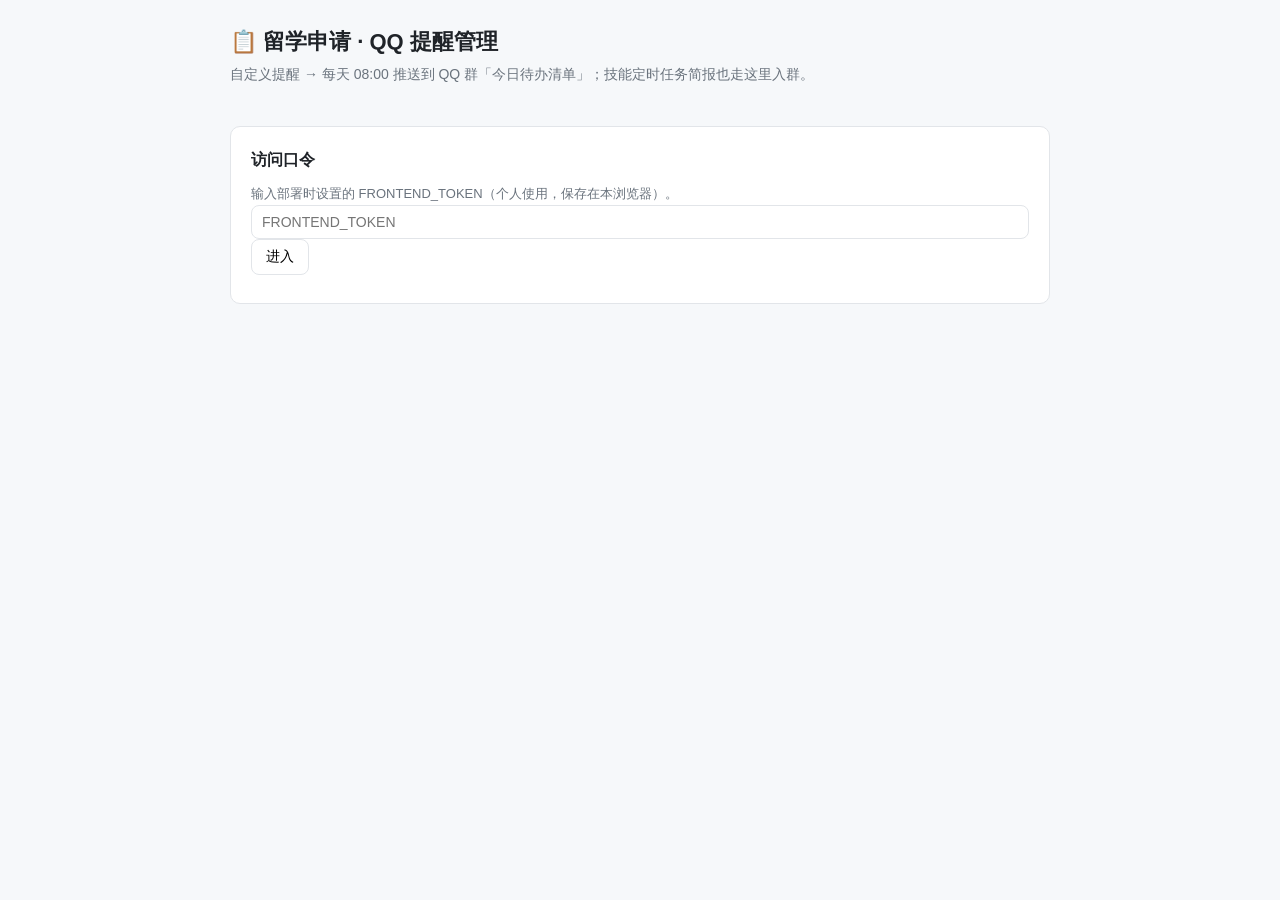
<file: assets/qq-reminder/web/index.html>
<!DOCTYPE html>
<html lang="zh-CN">
<head>
<meta charset="UTF-8">
<meta name="viewport" content="width=device-width, initial-scale=1.0">
<title>留学申请 · QQ 提醒管理</title>
<link rel="stylesheet" href="style.css">
</head>
<body>
<header>
  <h1>📋 留学申请 · QQ 提醒管理</h1>
  <p class="sub">自定义提醒 → 每天 08:00 推送到 QQ 群「今日待办清单」；技能定时任务简报也走这里入群。</p>
</header>

<main>
  <!-- 登录 -->
  <section id="login-box" class="card">
    <h2>访问口令</h2>
    <p class="hint">输入部署时设置的 FRONTEND_TOKEN（个人使用，保存在本浏览器）。</p>
    <input type="password" id="token-input" placeholder="FRONTEND_TOKEN" autocomplete="off">
    <button id="token-save">进入</button>
    <p id="login-msg" class="error"></p>
  </section>

  <!-- 主界面 -->
  <div id="app" hidden>
    <section class="toolbar">
      <button id="btn-new" class="primary">＋ 新建提醒</button>
      <button id="btn-reload">刷新列表</button>
      <button id="btn-logout">退出</button>
    </section>

    <!-- 新建 / 编辑表单 -->
    <section id="form-box" class="card" hidden>
      <h2 id="form-title">新建提醒</h2>
      <form id="reminder-form">
        <div class="grid">
          <label>类型
            <input id="f-type" list="type-options" placeholder="申请 / 签证 / 语言 / 通用…" required>
            <datalist id="type-options">
              <option value="申请"></option>
              <option value="签证"></option>
              <option value="语言"></option>
              <option value="通用"></option>
            </datalist>
          </label>
          <label>标题
            <input id="f-title" placeholder="如：Potsdam 申请截止" required maxlength="120">
          </label>
          <label>目标日期
            <input id="f-due" type="date" required>
          </label>
          <label>提前几天进入提醒窗口
            <input id="f-lead" type="number" min="0" max="365" value="7" required>
          </label>
          <label>窗口期内频率
            <select id="f-frequency">
              <option value="daily" selected>每天一次</option>
              <option value="weekly">每周一次</option>
              <option value="monthly">每月一次</option>
            </select>
          </label>
          <label>启用
            <select id="f-enabled">
              <option value="1" selected>启用</option>
              <option value="0">停用</option>
            </select>
          </label>
        </div>
        <label>补充说明 / 动作建议
          <textarea id="f-note" rows="2" maxlength="300" placeholder="如：发资格预审邮件、检查材料清单…"></textarea>
        </label>
        <div class="actions">
          <button type="submit" class="primary">保存</button>
          <button type="button" id="btn-cancel">取消</button>
        </div>
        <p id="form-msg" class="error"></p>
      </form>
    </section>

    <!-- 提醒列表 -->
    <section class="card">
      <h2>提醒列表 <span id="count" class="badge"></span></h2>
      <div id="reminder-list" class="list"></div>
      <p id="list-empty" class="hint" hidden>还没有提醒。点「新建提醒」添加一条，例如 Potsdam 截止 11-15、提前 7 天、每天提醒。</p>
    </section>

    <!-- 推送记录 -->
    <section class="card">
      <h2>最近推送记录（QQ 群）</h2>
      <div id="push-log" class="list"></div>
    </section>
  </div>
</main>

<script src="app.js"></script>
</body>
</html>
</file>
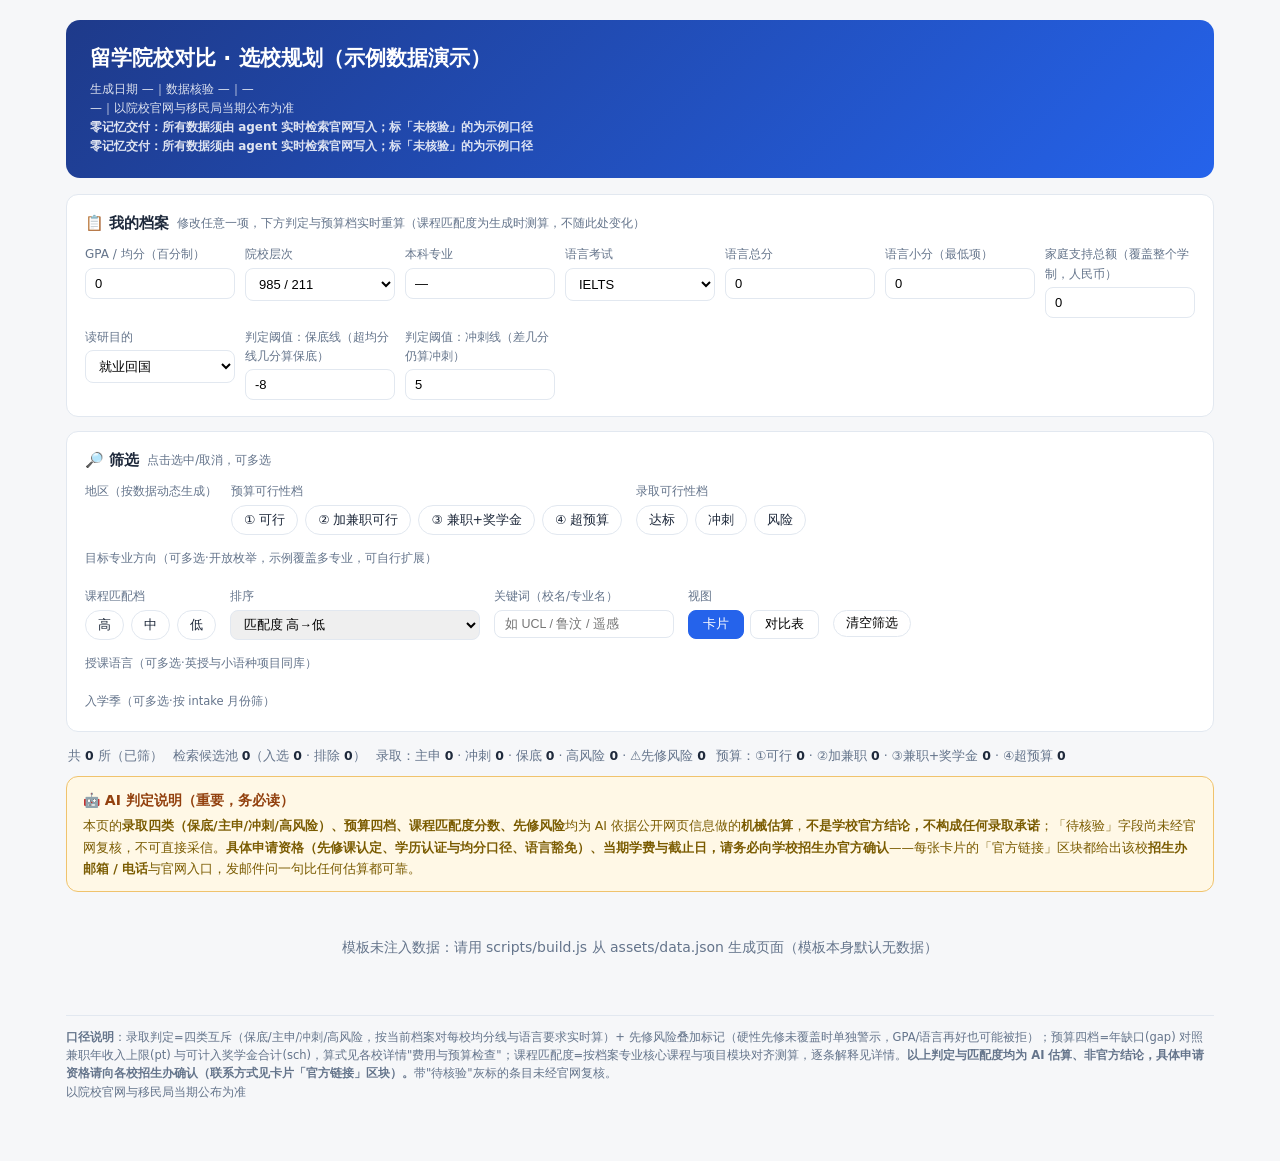
<file: assets/template.html>
<!DOCTYPE html>
<html lang="zh-CN">
<head>
<meta charset="UTF-8">
<meta name="viewport" content="width=device-width, initial-scale=1.0">
<title>留学院校对比 · 选校规划</title>
<style>
:root{--bg:#f6f7f9;--card:#ffffff;--ink:#1e293b;--sub:#64748b;--line:#e2e8f0;--blue:#2563eb;--green:#16a34a;--amber:#d97706;--red:#dc2626;--orange:#ea580c;--gray:#6b7280}
*{box-sizing:border-box;margin:0;padding:0}
body{font-family:system-ui,-apple-system,"Segoe UI","Microsoft YaHei",sans-serif;background:var(--bg);color:var(--ink);font-size:14px;line-height:1.6}
.wrap{max-width:1180px;margin:0 auto;padding:20px 16px 60px}
header{background:linear-gradient(135deg,#1e3a8a,#2563eb);color:#fff;border-radius:14px;padding:22px 24px;margin-bottom:16px}
header h1{font-size:21px;margin-bottom:4px}
header .meta{font-size:12px;opacity:.85}
.badge{display:inline-block;padding:1px 8px;border-radius:99px;font-size:11.5px;font-weight:600;line-height:1.7;white-space:nowrap}
.b-green{background:#dcfce7;color:#15803d}.b-blue{background:#dbeafe;color:#1d4ed8}.b-amber{background:#fef3c7;color:#b45309}.b-red{background:#fee2e2;color:#b91c1c}.b-orange{background:#ffedd5;color:#c2410c}.b-gray{background:#f1f5f9;color:#475569}.b-navy{background:#e0e7ff;color:#3730a3}
.card{background:var(--card);border:1px solid var(--line);border-radius:12px;padding:16px 18px;margin-bottom:14px}
h2{font-size:15px;margin-bottom:10px;display:flex;align-items:center;gap:8px}
h2 .hint{font-weight:400;font-size:12px;color:var(--sub)}
.grid{display:grid;gap:12px}
.pg{display:grid;grid-template-columns:repeat(auto-fit,minmax(150px,1fr));gap:10px}
.pg label{font-size:12px;color:var(--sub);display:block;margin-bottom:3px}
.pg input,.pg select{width:100%;padding:7px 9px;border:1px solid var(--line);border-radius:8px;font-size:13px;background:#fff}
.chips{display:flex;flex-wrap:wrap;gap:7px}
.chip{padding:4px 12px;border-radius:99px;border:1px solid var(--line);background:#fff;cursor:pointer;font-size:12.5px;user-select:none}
.chip.on{background:var(--blue);border-color:var(--blue);color:#fff}
.frow{display:flex;flex-wrap:wrap;gap:14px;align-items:flex-start}
.fblock{min-width:130px}
.fblock .fl{font-size:11.5px;color:var(--sub);margin-bottom:5px}
select.sort{padding:6px 9px;border:1px solid var(--line);border-radius:8px;font-size:12.5px}
input.q{padding:6px 10px;border:1px solid var(--line);border-radius:8px;font-size:12.5px;width:180px}
.stats{display:flex;flex-wrap:wrap;gap:10px;font-size:12.5px;color:var(--sub);margin:10px 2px}
.stats b{color:var(--ink)}
.sch{border:1px solid var(--line);border-radius:12px;background:#fff;margin-bottom:14px;overflow:hidden}
.sch-h{padding:14px 18px;cursor:pointer}
.sch-h:hover{background:#f8fafc}
.sch-top{display:flex;justify-content:space-between;align-items:flex-start;gap:10px}
.sch-name{font-size:15.5px;font-weight:700}
.sch-name .en{font-weight:400;font-size:12px;color:var(--sub);margin-left:6px}
.sch-prog{font-size:13px;color:#334155;margin-top:2px}
.sch-prog .en{color:var(--sub);font-size:12px}
.sch-badges{display:flex;flex-wrap:wrap;gap:6px;margin-top:8px;align-items:center}
.sch-facts{display:flex;flex-wrap:wrap;gap:8px 18px;margin-top:10px;font-size:12.5px;color:#475569}
.sch-facts b{color:var(--ink);font-weight:600}
.qs{font-size:11px;font-weight:700;background:#1e3a8a;color:#fff;border-radius:6px;padding:2px 7px;white-space:nowrap}
.warn-verify{font-size:11px;color:var(--gray);border:1px dashed var(--gray);border-radius:6px;padding:1px 7px}
.lnk{font-size:11.5px;color:var(--blue);text-decoration:none;border:1px solid #bfdbfe;border-radius:6px;padding:1px 7px;margin:2px 4px 2px 0;display:inline-block;background:#eff6ff;white-space:nowrap}
.lnk:hover{background:#dbeafe}
.srcmark{font-size:10.5px;color:#1d4ed8;background:#dbeafe;border-radius:4px;padding:0 4px;text-decoration:none;vertical-align:super}
.srcmark:hover{background:#bfdbfe}
.sch-d{display:none;border-top:1px solid var(--line);padding:6px 18px 16px;background:#fcfcfd}
.sch.open .sch-d{display:block}
.dsec{margin-top:12px}
.dsec h4{font-size:13px;color:var(--blue);margin-bottom:6px;padding-left:8px;border-left:3px solid var(--blue)}
.dsec ul{padding-left:18px;font-size:13px}
.dsec ul li{margin:3px 0}
.dsec p{font-size:13px}
.kv{display:grid;grid-template-columns:110px 1fr;gap:4px 10px;font-size:13px}
.kv .k{color:var(--sub)}
.match-line{font-size:12.5px;padding:4px 0;border-bottom:1px dashed var(--line)}
.match-line .t{display:inline-block;width:44px;font-weight:600}
.t-core{color:var(--green)}.t-bonus{color:var(--blue)}.t-gap{color:var(--red)}
.calc{background:#f8fafc;border:1px solid var(--line);border-radius:8px;padding:8px 12px;font-size:12.5px;font-family:ui-monospace,Consolas,monospace}
table.cmp{width:100%;border-collapse:collapse;font-size:12.5px;background:#fff}
table.cmp th,table.cmp td{border:1px solid var(--line);padding:7px 9px;text-align:left;vertical-align:top}
table.cmp th{background:#f1f5f9;font-size:12px;white-space:nowrap}
table.cmp tr:hover td{background:#f8fafc}
footer{margin-top:26px;font-size:11.5px;color:var(--sub);border-top:1px solid var(--line);padding-top:12px}
.viewbtns{display:flex;gap:6px}
.viewbtns button{padding:5px 14px;border:1px solid var(--line);background:#fff;border-radius:8px;cursor:pointer;font-size:12.5px}
.viewbtns button.on{background:var(--blue);color:#fff;border-color:var(--blue)}
#tblView{display:none}
.empty{padding:30px;text-align:center;color:var(--sub)}
/* ═══ 与上轮比对卡片 ═══ */
.difftop{display:flex;flex-wrap:wrap;gap:8px;align-items:center;margin-bottom:10px}
.diffkpi{display:flex;flex-direction:column;gap:1px;border:1px solid var(--line);border-radius:9px;padding:6px 12px;background:#f8fafc;min-width:92px}
.diffkpi b{font-size:17px;line-height:1.3}
.diffkpi span{font-size:11px;color:var(--sub)}
.k-add{color:var(--green)}.k-del{color:var(--red)}.k-chg{color:var(--amber)}.k-zero{color:var(--sub)}
.cbar{height:8px;border-radius:4px;background:#eef2f7;position:relative;min-width:70px}
.cbar i{position:absolute;top:0;height:8px;border-radius:4px;display:block}
.cb-old{background:#94a3b8}.cb-new{background:var(--blue)}.cb-up{background:var(--green)}.cb-dn{background:var(--red)}
.diffsec{margin-top:14px;padding-top:10px;border-top:1px dashed var(--line)}
.diffsec h3{font-size:13px;color:var(--blue);margin-bottom:6px;padding-left:8px;border-left:3px solid var(--blue)}
.difftbl td.old{color:var(--sub);text-decoration:line-through;text-decoration-color:#cbd5e1}
.difftbl td.now{color:var(--ink);font-weight:600}
.diffdetails{margin-top:8px}
.diffdetails>summary{cursor:pointer;font-size:12.5px;color:var(--blue);padding:4px 0;user-select:none}
.diffrow{border:1px solid var(--line);border-radius:9px;padding:8px 12px;margin-bottom:7px;background:#fcfcfd}
.diffrow .ttl{font-size:13px;font-weight:600;margin-bottom:4px}
.diffalert{border:1px solid #f0c36d;background:#fff8e6;border-radius:10px;padding:10px 14px;margin-bottom:10px;font-size:12.5px;color:#7a5b00}
.diffalert b{color:#92400e}
.diffok{border:1px solid #bbf7d0;background:#f0fdf4;border-radius:10px;padding:10px 14px;margin-bottom:10px;font-size:12.5px;color:#166534}
.chipx{display:inline-block;border-radius:6px;padding:1px 7px;margin:2px 4px 2px 0;font-size:11.5px}
@media print{.diffdetails{display:none}.sch-d{display:block!important}.chips,.viewbtns,.pg{display:none}}
</style>
</head>
<body>
<div class="wrap">

<header>
  <h1>留学院校对比 · 选校规划（示例数据演示）</h1>
  <div class="meta" id="metaLine"></div>
</header>

<!-- ═══ 我的档案（可编辑，改完实时重算判定） ═══ -->
<div class="card">
  <h2>📋 我的档案 <span class="hint">修改任意一项，下方判定与预算档实时重算（课程匹配度为生成时测算，不随此处变化）</span></h2>
  <div class="pg">
    <div><label>GPA / 均分（百分制）</label><input type="number" id="fGpa" step="0.5"></div>
    <div><label>院校层次</label><select id="fTier"><option value="tier1">985 / 211</option><option value="tier2">双非 / 普通本科</option></select></div>
    <div><label>本科专业</label><input id="fMajor"></div>
    <div><label>语言考试</label><select id="fLangTest"><option>IELTS</option><option>TOEFL</option></select></div>
    <div><label>语言总分</label><input type="number" id="fLang" step="0.5"></div>
    <div><label>语言小分（最低项）</label><input type="number" id="fLangMin" step="0.5"></div>
    <div><label>家庭支持总额（覆盖整个学制，人民币）</label><input type="number" id="fBudget" step="10000"></div>
    <div><label>读研目的</label><select id="fGoal"><option>就业回国</option><option>留当地工作</option><option>移民</option><option>读博跳板</option></select></div>
  </div>
</div>

<!-- ═══ 筛选器 ═══ -->
<div class="card">
  <h2>🔎 筛选 <span class="hint">点击选中/取消，可多选</span></h2>
  <div class="frow">
    <div class="fblock"><div class="fl">地区（按数据动态生成）</div><div class="chips" id="cRegion"></div></div>
    <div class="fblock"><div class="fl">预算可行性档</div><div class="chips" id="cBudget"></div></div>
    <div class="fblock"><div class="fl">录取可行性档</div><div class="chips" id="cAdmit"></div></div>
    <div class="fblock" style="flex:1 1 100%"><div class="fl">目标专业方向（可多选·开放枚举，示例覆盖多专业，可自行扩展）</div><div class="chips" id="cField"></div></div>
    <div class="fblock"><div class="fl">课程匹配档</div><div class="chips" id="cMatch"></div></div>
    <div class="fblock"><div class="fl">排序</div>
      <select class="sort" id="fSort">
        <option value="match">匹配度 高→低</option>
        <option value="admit">志愿顺序 保底→主申→冲刺→高风险</option>
        <option value="budget">预算档 ①→④（省钱优先）</option>
        <option value="cost">全学制总花费 低→高</option>
        <option value="qs">QS 排名 高→低</option>
        <option value="pt">兼职收入上限 高→低</option>
        <option value="sch">可计入奖学金上限 高→低</option>
      </select>
    </div>
    <div class="fblock"><div class="fl">关键词（校名/专业名）</div><input class="q" id="fQ" placeholder="如 UCL / 鲁汶 / 遥感"></div>
    <div class="fblock"><div class="fl">视图</div><div class="viewbtns"><button id="vCard" class="on">卡片</button><button id="vTable">对比表</button></div></div>
    <div class="fblock"><div class="fl">&nbsp;</div><button class="chip" id="fReset">清空筛选</button></div>
  </div>
</div>

<div class="stats" id="stats"></div>

<!-- ═══ 与上轮比对（compare_results.js → build.js 注入 payload.diff；无 diff 时整块隐藏）═══ -->
<div class="card" id="diffCard" style="display:none">
  <h2>🔁 与上轮比对 <span class="hint" id="diffSub"></span>
    <button class="chip" id="diffToggle" style="float:right;margin-left:8px">收起</button></h2>
  <div id="diffBody"></div>
</div>

<!-- ═══ AI 判定免责声明（静态渲染，无 JS 也可见）═══ -->
<div class="card" style="border:1px solid #f0c36d;background:#fff8e6;padding:12px 16px">
  <b style="color:#92400e">🤖 AI 判定说明（重要，务必读）</b>
  <p style="font-size:12.5px;color:#7a5b00;margin-top:4px;line-height:1.7">
    本页的<b>录取四类（保底/主申/冲刺/高风险）、预算四档、课程匹配度分数、先修风险</b>均为 AI 依据公开网页信息做的<b>机械估算</b>，<b>不是学校官方结论，不构成任何录取承诺</b>；「待核验」字段尚未经官网复核，不可直接采信。<b>具体申请资格（先修课认定、学历认证与均分口径、语言豁免）、当期学费与截止日，请务必向学校招生办官方确认</b>——每张卡片的「官方链接」区块都给出该校<b>招生办邮箱 / 电话</b>与官网入口，发邮件问一句比任何估算都可靠。</p>
</div>

<!-- ═══ 卡片视图 ═══ -->
<div id="cardView"></div>
<!-- ═══ 表格视图 ═══ -->
<div id="tblView" style="overflow-x:auto"></div>
<!-- ═══ 排除清单（穷举留痕，回答"为什么没有 XX 学校"）═══ -->
<div class="card" id="exclCard" style="display:none;margin-top:14px">
  <h2>🚫 排除清单（<span id="exclCount">0</span> 条）<span class="hint">穷举检索中已核验但不符合条件的项目 —— 逐条给出理由与官方来源，回答「为什么没有 XX 学校 / XX 专业」</span>
    <button class="chip" id="exclToggle" style="float:right;margin-left:8px">收起</button></h2>
  <div id="exclBody" style="overflow-x:auto"></div>
</div>

<footer id="foot"></footer>
</div>

<script>
/* ══════════════════════════════════════════════════════════════
   模板使用说明（study-abroad-planner 技能）：
   1. 只需替换下方 PROFILE 与 DATA 两个常量（META 视情况更新）。
   2. DATA 元素结构见技能 references/data-schema.md，字段名不可改。
   3. match.score / match.tier / match.explanations 由生成方按
      course-matching.md 规则算好后写入，本页不重算。
      bachelorBenchmark（本科对标）由本页渲染在课程匹配度区：
      有 program/coreCourses/coverage 就完整展示，只有 note 则显示待核验。
   4. 录取三档判定、预算四档判定由本页 JS 按 data-schema.md 规则
      实时重算，字段缺失会静默跳过该条判定，生成时务必填全。
   ══════════════════════════════════════════════════════════════ */
</script>

<!-- ② 数据载荷占位块（build.js 注入生成；与说明块相互独立） -->
<script id="payload" type="application/json">{}</script>
<script>
/* ═══ 数据由 scripts/build.js 注入到上面的 #payload ═══
   模板本身不含任何数据（DATA 默认为空数组），避免"照抄旧数据"和"脚本锚点依赖"两类问题。
   build.js 会在注入前自行校验：data 非空、必填字段完整、verifiedDate 齐备、链接覆盖。   */
const P = (function(){try{return JSON.parse(document.getElementById('payload').textContent||'{}')}catch(e){return{}}})();
const META = Object.assign({
  generatedDate:'—', verifiedDateRange:'—', fxNote:'—', qsNote:'—',
  disclaimer:'以院校官网与移民局当期公布为准',
  zeroMemoryPolicy:'零记忆交付：所有数据须由 agent 实时检索官网写入；标「未核验」的为示例口径'
}, P.meta||{});
const PROFILE = Object.assign({
  name:'—', gpa:{value:0,scale:'百分制加权',schoolTier:'tier1'}, major:'—',
  language:{test:'IELTS',overall:0,min:0}, budget:{cnyTotal:0}, goal:'就业回国'
}, P.profile||{});
const DATA = P.data || [];
const SCHOOL_LINKS = P.schoolLinks || {};
const REGION_LINKS = P.regionLinks || {};
const EXCLUSIONS = P.exclusions || [];
const DIFF = P.diff || null;
function linksHTML(d){const L=SCHOOL_LINKS[d.id]||{};const R=REGION_LINKS[d.region]||[];
  const a=[];if(L.program)a.push(`<a class="lnk" target="_blank" rel="noopener" onclick="event.stopPropagation()" href="${esc(L.program)}">专业官网 ↗</a>`);
  if(L.admissions)a.push(`<a class="lnk" target="_blank" rel="noopener" onclick="event.stopPropagation()" href="${esc(L.admissions)}">招生入口 ↗</a>`);
  const K=L.contact||{};const c=[];
  if(K.email)c.push(`<a class="lnk" href="mailto:${esc(K.email)}" onclick="event.stopPropagation()">✉ ${esc(K.email)}</a>`);
  if(K.phone)c.push(`<span style="font-size:12px">☎ ${esc(K.phone)}</span>`);
  if(c.length)a.push(`<span style="font-size:12px">联系招生办：${c.join("　")}${K.note?`（${esc(K.note)}）`:""}</span>`);
  const r=R.map(x=>`<a class="lnk" target="_blank" rel="noopener" onclick="event.stopPropagation()" href="${esc(x[1])}">${esc(x[0])} ↗</a>`).join(" ");
  return a.join(" ")+(a.length&&r?"<br>":"")+r}

/* ═══ 判定规则（与 references/data-schema.md 口径一致） ═══ */
function langReq(s){const l=s.entryReq&&s.entryReq.language;if(!l)return null;
  if(PROFILE.language.test==="IELTS"&&l.ielts)return l.ielts;
  if(PROFILE.language.test==="TOEFL"&&l.toefl)return{overall:l.toefl.overall,min:l.toefl.overall?null:null};
  return l.ielts||null}
/* 判定阈值（可调）：均分线是"最低门槛"而非"录取线"，超线并不等于稳录。
   保底要超线更多才算稳，故 safeGap 默认 -8；用户偏好保守/激进时调整此常量即可。 */
/* 判定阈值：默认值可在 payload.meta.thresholds 覆盖，页面顶部也可手动调整
   safeGap = 超均分线多少分算「保底」；reachGap = 差多少分仍算「冲刺」 */
const TH=Object.assign({safeGap:-8,mainHi:0.5,reachGap:5,reachLang:1},(META.thresholds||{}));
function admitVerdict(s){const r=s.entryReq;if(!r||!r.gpaTier)return null;
  const line=parseFloat(PROFILE.gpa.schoolTier==="tier1"?r.gpaTier.tier1:r.gpaTier.tier2)||85;
  const gpaGap=line-PROFILE.gpa.value;
  const rq=langReq(s);let langGap=0;
  if(rq&&rq.overall!=null){langGap=Math.max(langGap,(rq.overall-PROFILE.language.overall));
    if(rq.min!=null)langGap=Math.max(langGap,rq.min-PROFILE.language.min)}
  let cls;
  if(gpaGap<=TH.safeGap&&langGap<=0)cls="保底";
  else if(gpaGap<=0&&langGap<=TH.mainHi)cls="主申";
  else if(gpaGap<=TH.reachGap||langGap<=TH.reachLang)cls="冲刺";
  else cls="高风险";
  const risk=(r.prereqHard===true)||((s.match&&s.match.explanations)||[]).some(e=>e.type==="先修风险");
  const star=(r.language&&r.language.langClass===true&&langGap>0&&langGap<=0.5);
  return{cls,risk,star,gpaLine:line,gpaGap,langGap}}
/* 预算口径：家庭支持通常是「总额」而不是「每年」——必须按学制年限折算全周期总花费。
   totalCost = (学费 + 生活费)/年 × 学制年数
   可计入收入 = 兼职年收入上限 × 学制年数 + 可计入奖学金
   gap = totalCost − 预算总额；四档按 gap 与「可计入收入」比较。
   兼容：若档案只给了 cnyPerYear，则按 总额 = cnyPerYear × 学制年数 折算。 */
function yearsOf(s){const m=String((s&&s.duration)||"").match(/(\d+(?:\.\d+)?)\s*年/);return m?parseFloat(m[1]):1}
function budgetCapOf(s){const bg=PROFILE.budget||{};
  if(bg.cnyTotal!=null&&bg.cnyTotal>0)return{budget:bg.cnyTotal,basis:"档案填写的家庭支持总额"};
  if(bg.cnyPerYear!=null&&bg.cnyPerYear>0)return{budget:Math.round(bg.cnyPerYear*yearsOf(s)),basis:"按 年预算 × 学制年数 折算"};
  return{budget:0,basis:"档案未填预算"}}
function budgetCalc(s){const per=(s.tuition?s.tuition.cny:0)+(s.livingCost?s.livingCost.cny:0);
  const yrs=s.years||yearsOf(s);
  const cost=Math.round(per*yrs);
  const cap=budgetCapOf(s);
  const gap=cost-cap.budget;
  const pt=(s.partTime?s.partTime.incomeYearCnyMax||0:0)*yrs;
  const sch=(s.scholarships||[]).filter(x=>x.countable).reduce((a,x)=>a+(x.amountCnyMax||0),0);
  let n;if(gap<=0)n=1;else if(gap<=pt)n=2;else if(gap<=pt+sch)n=3;else n=4;
  return{gap,pt,sch,n,per,yrs,cost,budget:cap.budget,basis:cap.basis}}
const B_LABEL={1:"① 可行",2:"② 加兼职可行",3:"③ 兼职+奖学金",4:"④ 超预算"};
const B_CLS={1:"b-green",2:"b-blue",3:"b-orange",4:"b-red"};
const A_CLS={"主申":"b-green","冲刺":"b-amber","保底":"b-blue","高风险":"b-red"};
const M_CLS={"高":"b-green","中":"b-amber","低":"b-gray"};

/* ═══ 筛选与渲染 ═══ */
const state={regions:new Set(),budget:new Set(),admit:new Set(),match:new Set(),field:new Set(),lang:new Set(),intake:new Set(),sort:"match",q:"",view:"card"};
function fieldOf(d){return d.field||"其他"}
/* 授课语言归并成粗类，便于筛选（英授 / 各小语种 / 双语或多语） */
function langGroup(d){
  const t=((d.entryReq||{}).teachingLanguage||"未标注");
  if(t==="英语")return "英语授课";
  if(t.indexOf("（")>=0||t.indexOf("+")>=0||t.indexOf("/")>=0)return "双语/多语授课";
  return t+"授课";}
function langOf(d){return (d.entryReq||{}).teachingLanguage||"未标注"}
function esc(s){return String(s==null?"":s)}
function fmtWan(n){return n>=10000?(n/10000).toFixed(n%10000===0?0:1)+"万":n}
function costCny(s){return (s.tuition?s.tuition.cny:0)+(s.livingCost?s.livingCost.cny:0)}
/* 全学制总花费 = 年花费 × 学制年数（预算口径用这个，不用年花费） */
function totalCostCny(s){return Math.round(costCny(s)*yearsOf(s))}
function filtered(){
  let list=DATA.map(d=>{const a=admitVerdict(d),b=budgetCalc(d);return{d,a,b}});
  if(state.regions.size)list=list.filter(x=>state.regions.has(x.d.region));
  if(state.budget.size)list=list.filter(x=>state.budget.has(x.b.n));
  if(state.admit.size)list=list.filter(x=>x.a&&state.admit.has(x.a.cls));
  if(state.match.size)list=list.filter(x=>state.match.has(x.d.match.tier));
  if(state.field.size)list=list.filter(x=>state.field.has(fieldOf(x.d)));
  if(state.lang.size)list=list.filter(x=>state.lang.has(langGroup(x.d)));
  if(state.intake.size)list=list.filter(x=>(x.d.intake||[]).some(m=>state.intake.has(m)));
  if(state.q){const q=state.q.toLowerCase();list=list.filter(x=>(x.d.school+x.d.schoolEn+x.d.program+x.d.programCn+(x.d.region||"")).toLowerCase().includes(q))}
  const A_ORD={"保底":0,"主申":1,"冲刺":2,"高风险":3};
  const cmp={"match":(a,b)=>b.d.match.score-a.d.match.score,
    "admit":(a,b)=>(A_ORD[a.a?a.a.cls:"高风险"]-A_ORD[b.a?b.a.cls:"高风险"])||(b.d.match.score-a.d.match.score),
    "budget":(a,b)=>a.b.n-b.b.n||(totalCostCny(a.d)-totalCostCny(b.d)),
    "cost":(a,b)=>totalCostCny(a.d)-totalCostCny(b.d),
    "qs":(a,b)=>a.d.qsRank-b.d.qsRank,
    "pt":(a,b)=>(b.d.partTime.incomeYearCnyMax||0)-(a.d.partTime.incomeYearCnyMax||0),
    "sch":(a,b)=>(b.d.scholarships||[]).filter(s=>s.countable).reduce((t,s)=>t+(s.amountCnyMax||0),0)-(a.d.scholarships||[]).filter(s=>s.countable).reduce((t,s)=>t+(s.amountCnyMax||0),0)};
  return list.sort(cmp[state.sort])}
function detailHTML(x){const d=x.d,a=x.a,b=x.b;const li=a=>a.map(t=>`<li>${esc(t)}</li>`).join("");
  const tl=d.timeline.map(t=>`<li><b>${esc(t.date)}</b>：${esc(t.event)}</li>`).join("");
  const ex=d.match.explanations.map(e=>`<div class="match-line"><span class="t t-${e.type==="核心"?"core":e.type==="加分"?"bonus":"gap"}">${esc(e.type)}</span>${esc(e.text)}</div>`).join("");
  const bb=d.bachelorBenchmark||{};const bbHTML=(()=>{const has=(bb.program)||(bb.coreCourses&&bb.coreCourses.length)||(bb.coverage);if(!has)return`<div class="match-line"><span class="t t-gap">本科对标</span>${esc(bb.note||"待核验：未取得该校同专业本科的官方课程结构页，取得后补覆盖率与校准")}</div>`;const seg=[];if(bb.program)seg.push(`对标本科：<b>${esc(bb.program)}</b>`);if(bb.url)seg.push(`<a href="${esc(bb.url)}" target="_blank">官方课程结构页</a>`);if(bb.coreCourses&&bb.coreCourses.length)seg.push(`对标核心课（${bb.coreCourses.length} 门）：${bb.coreCourses.map(esc).join("、")}`);if(bb.coverage)seg.push(`本科课程覆盖率：<b>${esc(bb.coverage)}</b>`);if(bb.fetchedAt)seg.push(`（取自 ${esc(bb.fetchedAt)}）`);return`<div class="match-line"><span class="t t-gap">本科对标</span>${seg.filter(Boolean).join(" ｜ ")}${bb.note?`<br><span style="color:var(--sub)">${esc(bb.note)}</span>`:""}</div>`})();
  const sch=d.scholarships.map(s=>`<li><b>${esc(s.name)}</b>：${esc(s.amount)}（上限约 ¥${fmtWan(s.amountCnyMax)}，${s.countable?"计入预算档③口径":"不计入——小概率全奖，仅作努力方向"}）<br><span style="color:var(--sub)">获取路径：${esc(s.effort)}</span></li>`).join("");
  const gapTxt=b.gap<=0?`缺口 ¥0（预算内）`:`缺口 ¥${fmtWan(b.gap)}`;
  return `
  <div class="dsec"><h4>研究生课程（${d.programCn}）</h4><ul>${li(d.curriculum)}</ul><p style="color:var(--sub);font-size:12px">${esc(d.department||"")} · 学制 ${esc(d.duration)} · 开学 ${esc((d.intake||[]).join("/"))}</p></div>
  <div class="dsec"><h4>申请要求</h4><div class="kv">
    <span class="k">入学时间</span><span><b>${esc((d.intake||[]).join(" / ")||"待核验")}</b> ｜ 学制 ${esc(d.duration)} ｜ 申请窗口见「申请时间线」</span>
    <span class="k">学位背景</span><span>${esc(d.entryReq.degree)}</span>
    <span class="k">学分门槛</span><span>${(()=>{const cr=d.entryReq.creditReq;if(!cr)return"该项目无明示学分总量门槛（以招生办答复为准）";const pc=PROFILE.credits||{};const est=(pc.total!=null&&pc.hoursPerCredit)?Math.round(pc.total*pc.hoursPerCredit/((META.creditConversion||{}).hoursPerEcts||27)*10)/10:null;const ok=est!=null&&est>=(cr.ectsRequired||0);return `${cr.ectsRequired?cr.ectsRequired+' ECTS':'见官方说明'}（官方口径${cr.source?'，已核验':''}）｜${est!=null?`你的 ${pc.total} 学分 ≈ ${est} ECTS（AI 换算估算）→ ${ok?'<b>估算满足</b>':'<b style="color:var(--red)">估算不足</b>'}`:'档案未填 profile.credits'}｜换算与认定以校方答复为准${cr.note?'：'+esc(cr.note):''}`})()}</span>
    <span class="k">均分线</span><span>985/211：${esc(d.entryReq.gpaTier.tier1)}｜双非：${esc(d.entryReq.gpaTier.tier2)} <span style="color:var(--sub)">${esc(d.entryReq.gpaTier.note||"")}</span></span>
    <span class="k">语言</span><span>${d.entryReq.language.ielts?`雅思 ${d.entryReq.language.ielts.overall}${d.entryReq.language.ielts.min!=null?"（小分 "+d.entryReq.language.ielts.min+"）":""}`:""}${d.entryReq.language.toefl?`｜托福 ${d.entryReq.language.toefl.overall}`:""}${d.entryReq.language.langClass?"｜可配语言班":""}｜<b>按当前档案：${a&&a.langGap>0?`差 ${a.langGap.toFixed(1)} 分`:"过线"}</b></span>
    <span class="k">GRE</span><span>${esc(d.entryReq.gre)}</span>
    <span class="k">工作经验</span><span>${(()=>{const w=d.entryReq.workExp;if(w===undefined)return'<span style="color:var(--red)">未调查（缺字段）</span>';if(w.required===true)return`<b style="color:var(--red)">必须有${w.years?'：'+esc(w.years):''}</b>${w.note?'｜'+esc(w.note):''}`;if(w.required===false)return`<b style="color:var(--green)">不要求（应届可申）</b>${w.note?'｜'+esc(w.note):''}`;return`<b style="color:var(--orange)">待核验</b>${w.note?'｜'+esc(w.note):''}`})()}</span>
    <span class="k">授课语言</span><span><b>${esc(langOf(d))}</b>${d.entryReq.localLang?` ｜ 本地语言要求：${esc(d.entryReq.localLang.detail||'')}${d.entryReq.localLang.langSchool?'（提供语言班/预科路径）':''}`:''}</span>
    <span class="k">毕业语言要求</span><span>${d.graduationLang?`<b>${esc(d.graduationLang.req)}</b> ｜ ${esc(d.graduationLang.detail)}<br><span style="color:var(--sub)">${esc(d.graduationLang.note||"")}</span>`:"待核验"}</span>
    <span class="k">先修要求</span><span>${esc(d.entryReq.prereq)}</span>
    <span class="k">其他</span><span>${esc(d.entryReq.others)}</span>
    <span class="k">招生规模</span><span>${esc(d.enrollment||"待核验")}</span>
    <span class="k">作品集</span><span>${(()=>{const p=d.portfolio;if(!p)return"待核验";if(p.required===true)return`<b style="color:var(--red)">必需</b>｜${esc(p.detail)}${p.note?"｜"+esc(p.note):""}`;if(p.required===false)return`<b style="color:var(--green)">不要求</b>${p.detail?"｜"+esc(p.detail):""}`;return`<b style="color:var(--orange)">待核验</b>${p.detail?"｜"+esc(p.detail):""}`})()}</span></div></div>
  <div class="dsec"><h4>所在州/大区与属地要求（${esc(d.adminDivision||'—')}）</h4>
    ${(d.adminRules&&d.adminRules.length)?`<ul>${d.adminRules.map(r=>`<li>${esc(r).replace(/\*\*(.+?)\*\*/g,'<b>$1</b>')}</li>`).join('')}</ul>`:'<p style="color:var(--sub);font-size:12px">该地区未见州/大区层级差异；如为联邦制国家，需按 finding-schools.md 第十一节核验属地要求。</p>'}
    <p style="font-size:12px;color:var(--sub)">同一国家不同州/大区在学费档、授课语言、学历认证、移民州担保上可能不同——不要用国家级结论代替地方要求。</p></div>
  <div class="dsec"><h4>申请材料</h4><ul>${li(d.materials)}</ul></div>
  <div class="dsec"><h4>录取标准（学校按什么排）</h4><p>${esc(d.admissionLogic)}</p></div>
  <div class="dsec"><h4>申请时间线</h4><ul>${tl}</ul></div>
  <div class="dsec"><h4>课程匹配度：${d.match.score} 分（${esc(d.match.tier)}）</h4>${ex}${bbHTML}</div>
  <div class="dsec"><h4>学生签证（中国学生）</h4><div class="kv">
    <span class="k">签证类型</span><span>${esc(d.visa.type)}</span>
    <span class="k">流程</span><span>${esc(d.visa.process)}</span>
    <span class="k">材料</span><span>${esc((d.visa.materials||[]).join("；"))}</span>
    <span class="k">费用/时长</span><span>${d.visa.cost?`${esc(d.visa.cost.currency)} ${esc(d.visa.cost.amount)}`:""} · ${esc(d.visa.processingTime)}</span></div></div>
  <div class="dsec"><h4>毕业去向与薪资</h4><div class="kv">
    <span class="k">方向</span><span>${esc((d.career.directions||[]).join("；"))}</span>
    <span class="k">典型雇主</span><span>${esc((d.career.employers||[]).join("；"))}</span>
    <span class="k">薪资</span><span>${esc(d.salary.amount)}（${esc(d.salary.cny)}）<span style="color:var(--sub)"> ${esc(d.salary.note)}</span></span>
    <span class="k">备注</span><span>${esc(d.career.note||"")}</span></div></div>
  <div class="dsec"><h4>工签 → 永居 → 入籍</h4><div class="kv">
    <span class="k">毕业后工签</span><span><b>${esc(d.workVisa.name)}（${esc(d.workVisa.duration)}）</b>${srcMark(d,'policy')}：${esc(d.workVisa.condition)}</span>
    <span class="k">永居</span><span>${esc(d.pr.years)}${srcMark(d,'policy')}；条件：${esc((d.pr.conditions||[]).join("；"))}</span>
    <span class="k">入籍</span><span>${esc(d.citizenship.years)}${srcMark(d,'policy')}；条件：${esc((d.citizenship.conditions||[]).join("；"))}</span></div></div>
  <div class="dsec"><h4>费用与预算检查（家庭支持总额 ¥${fmtWan(b.budget)}，整个学制口径）</h4>
    <div class="calc">① 年花费 = 学费 ¥${fmtWan(d.tuition.cny)}${srcMark(d,'fee')} + 生活 ¥${fmtWan(d.livingCost.cny)} = ¥${fmtWan(b.per)}/年
② 全学制总花费 = ¥${fmtWan(b.per)}/年 × ${b.yrs} 年 = ¥${fmtWan(b.cost)}
③ 预算来源：${esc(b.basis)} = ¥${fmtWan(b.budget)}
④ 总缺口 gap = ¥${fmtWan(b.cost)} − ¥${fmtWan(b.budget)} = ${gapTxt}
⑤ 全周期兼职收入上限 pt = ¥${fmtWan(d.partTime.incomeYearCnyMax||0)}/年 × ${b.yrs} 年 = ¥${fmtWan(b.pt)}（${esc(d.partTime.hours)}）
⑥ 可计入奖学金 sch = ¥${fmtWan(b.sch)}（仅 countable 条目合计）
→ 预算档：${B_LABEL[b.n]}（${b.n===1?"总额内可覆盖":b.n===2?"缺口 ≤ 兼职总收入":b.n===3?"缺口 ≤ 兼职总收入 + 奖学金":"缺口超出兼职+奖学金"}）</div>
    <p style="color:var(--sub);font-size:12px">${esc(d.livingCost.note||"")} ${esc(d.tuition.note||"")}　预算按「整个学制的总花费」判定，不是按年；若家里给的是每年额度，请在档案里改用「家庭支持总额」或直接换算成总额。</p></div>
  <div class="dsec"><h4>兼职</h4><p>${esc(d.partTime.hours)}｜时薪参考 ${esc(d.partTime.hourlyWage)}｜年收入上限 ¥${fmtWan(d.partTime.incomeYearCnyMax)}${srcMark(d,'policy')}<br><span style="color:var(--sub)">${esc(d.partTime.note)}</span></p></div>
  <div class="dsec"><h4>可以努力的奖学金/助学金${srcMark(d,'scholar')}</h4><ul>${sch}</ul></div>
  <div class="dsec"><h4>官方链接（可点开核对）</h4>${linksHTML(d)}
    <p style="font-size:12px;color:var(--sub);margin-top:6px">数据出处：${esc((d.sources||[]).join("；"))}｜核验日期 ${esc(d.verifiedDate)}</p>
    ${d.verified?`<p style="font-size:12px;color:#15803d;margin-top:4px"><b>✅ 本轮已实时核验</b>（抓取时间 ${esc(d.fetchedAt||'')}）：<ul style="margin:3px 0 0 16px">${(d.verifiedFields||[]).map(x=>`<li>${esc(x)}</li>`).join('')}</ul></p>`
      :`<p style="font-size:12px;color:var(--red);margin-top:4px"><b>⚠️ 未经实时核验（示例口径）</b>${d.unverifiedNote?'：'+esc(d.unverifiedNote):''}——使用时必须由 agent 实时检索官网替换。</p>`}</div>`}
function cardHTML(x){const d=x.d,a=x.a,b=x.b;
  const v=d.verified?"":` <span class="warn-verify">待核验</span>`;
  const aBadge=a?`<span class="badge ${A_CLS[a.cls]}">录取:${a.cls}（均分线 ${a.gpaLine}）</span>${a.risk?'<span class="badge b-orange">⚠先修风险</span>':""}${a.star?'<span class="badge b-amber">*可配语言班</span>':""}`:"";
  const bBadge=`<span class="badge ${B_CLS[b.n]}">预算:${B_LABEL[b.n]}</span>`;
  const mBadge=`<span class="badge ${M_CLS[d.match.tier]}">匹配:${esc(d.match.tier)} ${d.match.score}</span>`;
  const lBadge=`<span class="badge ${/^英语$/.test(langOf(d))?'b-gray':'b-orange'}">${esc(langOf(d))}</span>`;
  const iBadge=`<span class="badge b-blue">入学 ${esc((d.intake||[]).join(' / ')||'待核验')}</span>`;
  return `<div class="sch" data-id="${esc(d.id)}">
  <div class="sch-h">
    <div class="sch-top"><div>
      <div class="sch-name"><span class="qs">${d.qsRank>0?'QS '+d.qsRank:'QS 不适用'}</span> ${esc(d.school)}${v}<span class="en">${esc(d.schoolEn)}</span></div>
      <div class="sch-prog">${esc(d.programCn)} <span class="en">${esc(d.program)}</span></div>
    </div><div style="color:var(--sub);font-size:12px;white-space:nowrap;text-align:right">${esc(d.region)}<br>${esc(d.adminDivision||'')}</div></div>
    <div class="sch-badges">${aBadge}${bBadge}${mBadge}${lBadge}${iBadge}<span class="badge b-navy">${esc(d.duration)}</span></div>
    <div class="sch-facts">
      <span>学费 <b>${esc(d.tuition.currency)} ${d.tuition.amount.toLocaleString()}/${esc(d.tuition.per)}</b>（¥${fmtWan(d.tuition.cny)}）</span>
      <span>生活费 <b>¥${fmtWan(d.livingCost.cny)}/年</b></span>
      <span>全学制 <b>${b.yrs} 年 ¥${fmtWan(b.cost)}</b></span>
      <span>预算 <b>¥${fmtWan(b.budget)}</b>${b.gap>0?` <span style="color:var(--red)">差 ¥${fmtWan(b.gap)}</span>`:` <span style="color:var(--green)">够</span>`}</span>
      <span>语言 <b>雅思 ${d.entryReq.language.ielts?d.entryReq.language.ielts.overall+(d.entryReq.language.ielts.min!=null?"("+d.entryReq.language.ielts.min+")":""):"—"}</b></span>
      <span>入学 <b>${esc((d.intake||[]).join(' / '))}</b></span>
      <span>兼职上限 <b>¥${fmtWan(d.partTime.incomeYearCnyMax)}/年</b></span>
      <span>奖助学金 <b>${(d.scholarships&&d.scholarships.length)?d.scholarships.length+" 项 · 可计入 ¥"+fmtWan(d.scholarships.filter(s=>s.countable).reduce((t,s)=>t+(s.amountCnyMax||0),0)):"—"}</b></span>
      <span style="color:var(--sub)">${esc(d.subjectRank||"")}</span>
    </div>
    <div style="margin-top:8px">${linksHTML(d)}</div>
  </div>
  <div class="sch-d">${detailHTML(x)}</div>
</div>`}
function tableHTML(list){
  const rows=list.map(x=>{const d=x.d,a=x.a,b=x.b;
    return `<tr><td><b>${esc(d.school)}</b><br><span style="color:var(--sub);font-size:11.5px">${esc(d.schoolEn)}</span></td>
    <td>${esc(d.region)}<br><span class="qs" style="display:inline-block;margin-top:2px">${d.qsRank>0?'QS '+d.qsRank:'QS 不适用'}</span></td>
    <td><b>${esc(d.programCn)}</b><br><span style="color:var(--sub);font-size:11.5px">${esc(d.program)}</span></td>
    <td>${esc(langOf(d))}</td>
    <td>${esc((d.intake||[]).join('/'))}</td>
    <td>${esc(d.tuition.currency)} ${d.tuition.amount.toLocaleString()}/${esc(d.tuition.per)}<br>年 ¥${fmtWan(b.per)}<br><b>全学制 ${b.yrs} 年 ¥${fmtWan(b.cost)}</b>${b.gap>0?`<br><span style="color:var(--red);font-size:11.5px">差 ¥${fmtWan(b.gap)}</span>`:''}</td>
    <td>${(d.scholarships&&d.scholarships.length)?d.scholarships.length+" 项<br>可计入 ¥"+fmtWan(d.scholarships.filter(s=>s.countable).reduce((t,s)=>t+(s.amountCnyMax||0),0)):"—"}</td>
    <td>${(d.scholarships&&d.scholarships.length)?d.scholarships.length+" 项<br>可计入 ¥"+fmtWan(d.scholarships.filter(s=>s.countable).reduce((t,s)=>t+(s.amountCnyMax||0),0)):"—"}</td>
    <td>${d.entryReq.gpaTier.tier1} / ${d.entryReq.gpaTier.tier2}<br>雅思 ${d.entryReq.language.ielts?d.entryReq.language.ielts.overall+(d.entryReq.language.ielts.min!=null?"("+d.entryReq.language.ielts.min+")":""):"—"}</td>
    <td>${a?`<span class="badge ${A_CLS[a.cls]}">${a.cls}</span>${a.risk?"<br><span class='badge b-orange'>⚠先修风险</span>":""}`:""}</td>
    <td><span class="badge ${B_CLS[b.n]}">${B_LABEL[b.n]}</span></td>
    <td><span class="badge ${M_CLS[d.match.tier]}">${esc(d.match.tier)} ${d.match.score}</span></td>
    <td>${esc(d.workVisa.name)} ${esc(d.workVisa.duration)}<br><span style="color:var(--sub);font-size:11.5px">PR：${esc(d.pr.years)}</span></td>
    <td>${d.verified?"✓":"<span class='warn-verify'>待核验</span>"}</td></tr>`}).join("");
  return `<table class="cmp"><thead><tr><th>学校</th><th>地区</th><th>专业</th><th>授课语言</th><th>入学季</th><th>学费/全学制总花费</th><th>奖助学金</th><th>均分线/雅思</th><th>录取</th><th>预算档</th><th>匹配</th><th>工签/永居</th><th>核验</th></tr></thead><tbody>${rows}</tbody></table>`}
function render(){
  const list=filtered();
  const c1=list.filter(x=>x.b.n===1).length,c2=list.filter(x=>x.b.n===2).length,c3=list.filter(x=>x.b.n===3).length,c4=list.filter(x=>x.b.n===4).length;
  const ac=t=>list.filter(x=>x.a&&x.a.cls===t).length,nRisk=list.filter(x=>x.a&&x.a.risk).length;
  document.getElementById("stats").innerHTML=`<span>共 <b>${list.length}</b> 所（已筛）</span>`+`<span>检索候选池 <b>${DATA.length+EXCLUSIONS.length}</b>（入选 <b>${DATA.length}</b> · 排除 <b>${EXCLUSIONS.length}</b>）</span>`+`<span>录取：主申 <b>${ac("主申")}</b> · 冲刺 <b>${ac("冲刺")}</b> · 保底 <b>${ac("保底")}</b> · 高风险 <b>${ac("高风险")}</b> · ⚠先修风险 <b>${nRisk}</b></span><span>预算：①可行 <b>${c1}</b> · ②加兼职 <b>${c2}</b> · ③兼职+奖学金 <b>${c3}</b> · ④超预算 <b>${c4}</b></span>`;
  document.getElementById("cardView").innerHTML=list.length?list.map(cardHTML).join(""):(DATA.length?'<div class="empty">没有符合条件的院校——试试放宽筛选或调高预算</div>':'<div class="empty">模板未注入数据：请用 scripts/build.js 从 assets/data.json 生成页面（模板本身默认无数据）</div>');
  document.getElementById("tblView").innerHTML=tableHTML(list);
  document.getElementById("tblView").style.display=state.view==="table"?"block":"none";
  document.getElementById("cardView").style.display=state.view==="table"?"none":"block"}
/* ═══ chips 与事件 ═══ */
function chipHTML(val,on){return `<span class="chip${on?" on":""}" data-v="${esc(val)}">${esc(val)}</span>`}
function buildChips(){
  const regions=[...new Set(DATA.map(d=>d.region))];
  document.getElementById("cRegion").innerHTML=regions.map(r=>chipHTML(r,state.regions.has(r))).join("");
  [["① 可行",1],["② 加兼职可行",2],["③ 兼职+奖学金",3],["④ 超预算",4]].forEach(([t,n])=>{});
  document.getElementById("cBudget").innerHTML=[1,2,3,4].map(n=>chipHTML(B_LABEL[n],state.budget.has(n))).join("");
  document.getElementById("cAdmit").innerHTML=["达标","冲刺","风险"].map(t=>chipHTML(t,state.admit.has(t))).join("");
  document.getElementById("cMatch").innerHTML=["高","中","低"].map(t=>chipHTML(t,state.match.has(t))).join("");
  const fields=[...new Set(DATA.map(fieldOf))];
  document.getElementById("cField").innerHTML=fields.map(f=>chipHTML(f,state.field.has(f))).join("");
  let lb=document.getElementById("cLang");
  if(!lb){const host=document.getElementById("cField").closest(".fblock").parentNode;
    host.insertAdjacentHTML("beforeend",'<div class="fblock" style="flex:1 1 100%"><div class="fl">授课语言（可多选·英授与小语种项目同库）</div><div class="chips" id="cLang"></div></div>');
    lb=document.getElementById("cLang")}
  const langs=[...new Set(DATA.map(langGroup))];
  lb.innerHTML=langs.map(g=>chipHTML(g,state.lang.has(g))).join("");
  let ib=document.getElementById("cIntake");
  if(!ib){const host2=document.getElementById("cField").closest(".fblock").parentNode;
    host2.insertAdjacentHTML("beforeend",'<div class="fblock" style="flex:1 1 100%"><div class="fl">入学季（可多选·按 intake 月份筛）</div><div class="chips" id="cIntake"></div></div>');
    ib=document.getElementById("cIntake")}
  const intakes=[...new Set(DATA.flatMap(d=>d.intake||[]))].sort();
  ib.innerHTML=intakes.map(m=>chipHTML(m,state.intake.has(m))).join("")}
function bindChips(id,set){document.getElementById(id).addEventListener("click",e=>{
  const c=e.target.closest(".chip");if(!c)return;const v=c.dataset.v;
  set.has(v)?set.delete(v):set.add(v);buildChips();render()})}
function initProfile(){
  document.getElementById("fGpa").value=PROFILE.gpa.value;
  document.getElementById("fTier").value=PROFILE.gpa.schoolTier;
  document.getElementById("fMajor").value=PROFILE.major;
  document.getElementById("fLangTest").value=PROFILE.language.test;
  document.getElementById("fLang").value=PROFILE.language.overall;
  document.getElementById("fLangMin").value=PROFILE.language.min;
  document.getElementById("fBudget").value=(PROFILE.budget&&PROFILE.budget.cnyTotal!=null)?PROFILE.budget.cnyTotal:((PROFILE.budget&&PROFILE.budget.cnyPerYear)||0);
  document.getElementById("fGoal").value=PROFILE.goal}
function bindProfile(){[
  ["fGpa",v=>PROFILE.gpa.value=parseFloat(v)||0],
  ["fTier",v=>PROFILE.gpa.schoolTier=v],
  ["fMajor",v=>PROFILE.major=v],
  ["fLangTest",v=>PROFILE.language.test=v],
  ["fLang",v=>PROFILE.language.overall=parseFloat(v)||0],
  ["fLangMin",v=>PROFILE.language.min=parseFloat(v)||0],
  ["fBudget",v=>{const n=parseFloat(v)||0;PROFILE.budget.cnyTotal=n;PROFILE.budget.cnyPerYear=null;}],
  ["fGoal",v=>PROFILE.goal=v]
].forEach(([id,fn])=>{document.getElementById(id).addEventListener("change",e=>{fn(e.target.value);render()})})}
/* ═══ 阈值调节输入框（动态注入到档案卡，避免改动 HTML 骨架）═══ */
function injectThresholdInputs(){
  const goal=document.getElementById('fGoal');if(!goal)return;
  const row=goal.closest('div').parentNode;if(!row||document.getElementById('fSafeGap'))return;
  row.insertAdjacentHTML('beforeend',
    '<div><label>判定阈值：保底线（超均分线几分算保底）</label><input type="number" id="fSafeGap" step="1"></div>'+
    '<div><label>判定阈值：冲刺线（差几分仍算冲刺）</label><input type="number" id="fReachGap" step="1"></div>');
  document.getElementById('fSafeGap').value=TH.safeGap;
  document.getElementById('fReachGap').value=TH.reachGap;
  const bind=(id,fn)=>{document.getElementById(id).addEventListener('change',e=>{fn(e.target.value);render();renderActionPlan()})};
  bind('fSafeGap',v=>TH.safeGap=parseFloat(v)||-8);
  bind('fReachGap',v=>TH.reachGap=parseFloat(v)||5);
}

/* ═══ 行动清单：从 timeline 生成「未来 N 天我要做什么」（倒计时+勾选，勾选状态本地保存）═══ */
function planDone(){try{return JSON.parse(localStorage.getItem('sap_plan_done')||'{}')}catch(e){return{}}}
function planSet(k,v){const o=planDone();o[k]=v;try{localStorage.setItem('sap_plan_done',JSON.stringify(o))}catch(e){}}
function renderActionPlan(){
  const host=document.getElementById('stats');if(!host)return;
  let card=document.getElementById('planCard');
  if(!DATA.length){if(card)card.remove();return}
  if(!card){card=document.createElement('div');card.className='card';card.id='planCard';
    host.insertAdjacentElement('afterend',card)}
  const today=new Date(META.today||new Date().toISOString().slice(0,10));
  const win=parseInt(META.planWindowDays||120,10);
  const items=[];
  DATA.forEach(d=>(d.timeline||[]).forEach(t=>{
    const m=String(t.date||'').match(/(\d{4})-(\d{2})-(\d{2})/);
    if(!m)return;
    const dt=new Date(m[0]);const days=Math.round((dt-today)/864e5);
    if(days>=-3&&days<=win)items.push({key:d.id+'|'+t.date+'|'+t.event,days,date:m[0],school:d.school,prog:d.programCn,act:t.event,url:(SCHOOL_LINKS[d.id]||{}).program||''});
  }));
  items.sort((a,b)=>a.days-b.days);
  const extras=[['材料定稿（PS/CV/推荐信/成绩单）','主轮截止前 3 周','对照材料清单逐项勾选'],
                ['语言成绩到位（含小分）','递签前 4–6 个月','差 0.5 分也要尽早重考'],
                ['资金证明准备','递签前 1–2 个月','按官方月标准，勿用中介数字']];
  const done=planDone();
  const rows=items.slice(0,10).map(it=>{
    const k=it.key;const ok=!!done[k];
    const cls=ok?'b-green':it.days<=14?'b-red':it.days<=45?'b-orange':'b-blue';
    const txt=it.days<0?('已过 '+(-it.days)+' 天'):(it.days===0?'就是今天':('剩 '+it.days+' 天'));
    return `<tr><td><input type="checkbox" data-plan="${esc(k)}" ${ok?'checked':''}></td>
      <td><b>${esc(it.school)}</b><br><span style="color:var(--sub);font-size:11.5px">${esc(it.prog)}</span></td>
      <td>${esc(it.act)}</td><td>${esc(it.date)}</td><td><span class="badge ${cls}">${txt}</span></td>
      <td>${it.url?`<a class="lnk" target="_blank" rel="noopener" href="${esc(it.url)}">官网 ↗</a>`:''}</td></tr>`}).join('');
  card.innerHTML=`<h2>🗓️ 行动清单 <span class="hint">从各校时间线自动生成，未来 ${win} 天内共 ${items.length} 个节点；勾选后本地保存</span></h2>
    ${items.length?`<table class="cmp"><thead><tr><th style="width:34px">✓</th><th>学校 / 项目</th><th>事项</th><th>日期</th><th>倒计时</th><th>入口</th></tr></thead><tbody>${rows}</tbody></table>`
      :'<p style="font-size:13px;color:var(--sub)">当前数据里没有可解析的绝对日期节点（时间线多为「10 月」「次年 3 月」这类相对表述）——请对照上表官网时间，或在校档案里补充具体日期。</p>'}
    <div style="margin-top:10px;font-size:12.5px;color:var(--sub)"><b>通用待办：</b>${extras.map(e=>`${esc(e[0])}（${esc(e[1])}）`).join(' ｜ ')}</div>`;
  card.querySelectorAll('input[data-plan]').forEach(cb=>cb.addEventListener('change',()=>{
    planSet(cb.dataset.plan,cb.checked);renderActionPlan()}));
}

/* ═══ 关键数字溯源角标：点击直达官方页 ═══ */
function srcMark(d,kind){
  const L=SCHOOL_LINKS[d.id]||{},R=REGION_LINKS[d.region]||[];
  let url=L.program||'';
  if(kind==='policy'||kind==='visa'){const h=R.find(x=>/签证|居留|工作|永居|入籍|学生/.test(x[0]));if(h)url=h[1]}
  if(kind==='scholar'){const h=R.find(x=>/奖学金|资助/.test(x[0]));if(h)url=h[1]}
  if(!url)return '';
  return ` <a class="srcmark" target="_blank" rel="noopener" onclick="event.stopPropagation()" href="${esc(url)}" title="点击直达官方页面核对">源</a>`;
}

function renderExclusions(){
  const card=document.getElementById('exclCard'),body=document.getElementById('exclBody');
  if(!card)return;
  if(!EXCLUSIONS.length){card.style.display='none';return}
  card.style.display='block';
  const cnt=document.getElementById('exclCount'); if(cnt)cnt.innerHTML=EXCLUSIONS.length;
  // 来源可能是单条链接，也可能是「多条 URL + 说明文字」——逐条抽出 URL 生成可点链接，其余按文字渲染
  const srcHTML=t=>{ if(!t)return '<span style="color:var(--sub)">—</span>';
    const urls=t.match(/https?:\/\/[^\s；;）)]+/g)||[];
    const label=t.replace(/https?:\/\/[^\s；;）)]+/g,'').replace(/[；;]\s*$/,'').trim();
    const links=urls.map((u,i)=>`<a class="lnk" target="_blank" rel="noopener" href="${esc(u)}">来源${urls.length>1?(i+1):''} ↗</a>`).join(' ');
    const text=label?`<div style="font-size:11.5px;color:var(--sub);margin-top:3px">${esc(label)}</div>`:'';
    return links+text};
  // 理由可能含换行与「待核验」等标记，拆句渲染更易读
  const reasonHTML=r=>String(r||'').split(/\n+/).filter(Boolean)
    .map(line=>`<div style="margin-bottom:3px">${esc(line).replace(/待核验/g,'<b style="color:var(--orange)">待核验</b>').replace(/\*\*(.+?)\*\*/g,'<b>$1</b>')}</div>`).join('');
  const rows=EXCLUSIONS.map(e=>`<tr>
    <td><b>${esc(e.school)}</b></td>
    <td>${esc(e.program||'')}</td>
    <td>${esc(e.region||'')}</td>
    <td style="min-width:260px">${reasonHTML(e.reason)}</td>
    <td style="min-width:150px">${srcHTML(e.source)}</td>
    <td style="white-space:nowrap">${esc(e.checkedDate||'')}</td></tr>`).join('');
  // 按理由关键词归类，先给「为什么被排除」的总览
  const CATS=[['语言','语言不符（非英语/需本地语）'],['先修','硬性先修缺失'],['均分','均分/绩点差距过大'],
              ['学费','学费超预算'],['停招','项目停招/暂停'],['方向','专业方向不符'],['核验','来源待核验/未取得官方页']];
  const buckets=CATS.map(([k,label])=>({label,n:EXCLUSIONS.filter(e=>String(e.reason||'').includes(k)).length})).filter(b=>b.n);
  const noCat=EXCLUSIONS.length-buckets.reduce((a,b)=>a+b.n,0);
  const summary=buckets.map(b=>`<span class="badge b-gray">${esc(b.label)} ${b.n}</span>`).join(' ')
    +(noCat>0?` <span class="badge b-gray">其他原因 ${noCat}</span>`:'');
  body.innerHTML=`
    <div style="margin-bottom:8px;line-height:2">${summary}
      <span class="badge b-navy">排除 ${EXCLUSIONS.length} 条</span>
      <span class="badge b-navy">入选 ${DATA.length} 条</span>
      <span class="badge b-navy">候选池 ${EXCLUSIONS.length+DATA.length} 条</span></div>
    <table class="cmp"><thead><tr><th>学校</th><th>项目</th><th>地区</th><th>为什么排除（逐条理由）</th><th>官方来源</th><th>核验日期</th></tr></thead><tbody>${rows}</tbody></table>
    <p style="font-size:12px;color:var(--sub);margin-top:6px">共 ${EXCLUSIONS.length} 条，全部计入检索量、不隐藏。理由必须具体（语言不符 / 硬性先修缺失 / 均分差距过大 / 学费超预算 / 已停招 / 方向不符 / 未开设该学位），且能指到官方页面；「待核验」= 未取得官方页，不算核验过。被问「为什么没有 XX」时，先在此清单查证。</p>`}
/* ═══ 与上轮比对：把 compare_results.js 的 diff 画成用户能一眼看懂的卡片 ═══
   设计意图：Markdown 比对报告是给"逐条复核"用的（字段级、上次 vs 本次）；
   这张卡片回答的是用户视角的三个问题——
     ① 跟上次比，名单变了没？（新增/移除 + 按国入选数条形对比）
     ② 哪些字段最常变？（fieldHistogram，指向"我该重点复核什么"）
     ③ 有没有国家悄悄缩水？（flagged 置顶告警，必须交代去向）
   没有 diff 时（首轮交付）整块隐藏，不显示"无变化"的假卡片。 */
function renderDiff(){
  const card=document.getElementById('diffCard'),body=document.getElementById('diffBody'),sub=document.getElementById('diffSub');
  if(!card||!body)return;
  if(!DIFF){card.style.display='none';return}
  card.style.display='block';
  const S=DIFF.summary||{},M=DIFF.meta||{};
  const pctTxt=p=>(p==null)?'—':((p>0?'+':'')+p.toFixed(1)+'%');
  const flagRows=(DIFF.countries||[]).filter(c=>c.level==='drop'||c.level==='zero'||c.level==='new');
  if(sub)sub.textContent=`对照「${M.oldLabel||'上轮'}」（${M.oldCount||0} 条）→ 本轮「${M.newLabel||''}」（${M.newCount||0} 条），匹配键 ${M.matchKey||'学校｜项目'}`;
  /* ① KPI */
  const kpi=[
    ['本轮入选',(M.newCount!=null?M.newCount:DATA.length),''],
    ['新增',S.added||0,'k-add'],['移除',S.removed||0,'k-del'],
    ['字段变动',(S.changedFields||0)+' 处','k-chg'],['需交代去向',(DIFF.flagged||[]).length,(DIFF.flagged||[]).length?'k-del':'k-zero']
  ].map(([t,v,c])=>`<div class="diffkpi"><b class="${c}">${esc(v)}</b><span>${esc(t)}</span></div>`).join('');
  /* ② 告警 / 通过 */
  const alert=flagRows.length
    ? `<div class="diffalert"><b>⚠️ 有 ${flagRows.length} 个国家/地区入选数异常，必须逐个交代去向</b><br>`+
      flagRows.map(c=>`· <b>${esc(c.region)}</b>：上轮 ${c.old} 条 → 本轮 ${c.now} 条（${pctTxt(c.pct)}）——${esc(c.status)}`).join('<br>')+
      `<br><span style="display:block;margin-top:6px">交代方式二选一：进「排除清单」并给官方来源（说明为什么进不了），或回补检索后重跑比对直到回到阈值内。</span></div>`
    : `<div class="diffok">✅ 各国入选数无异常下降（变化幅度均在 ±20% 以内），清单未被静默缩水。</div>`;
  /* ③ 按国入选数：上轮灰条 + 本轮蓝/绿/红条叠加，一眼看出谁变了 */
  const maxC=Math.max(1,...(DIFF.countries||[]).map(c=>Math.max(c.old||0,c.now||0)));
  const levelCls=l=>l==='drop'||l==='zero'?'b-red':l==='new'?'b-green':l==='up'?'b-green':'b-gray';
  const cRows=(DIFF.countries||[]).map(c=>{
    const wo=(c.old/maxC*100).toFixed(1),wn=(c.now/maxC*100).toFixed(1);
    const bar=`<div class="cbar" title="上轮 ${c.old} 条 / 本轮 ${c.now} 条">`+
      (c.old?`<i class="cb-old" style="width:${wo}%"></i>`:'')+
      (c.now?`<i class="cb-${c.level==='drop'||c.level==='zero'?'dn':c.level==='new'||c.level==='up'?'up':'new'}" style="left:${c.old?Math.max(0,parseFloat(wo)-parseFloat(wn)):0}%;width:${wn}%"></i>`:'')+
      `</div>`;
    const dv=(c.diff>0?'+':'')+c.diff;
    return `<tr><td><b>${esc(c.region)}</b></td><td style="text-align:right;color:var(--sub)">${c.old}</td>`+
      `<td style="text-align:right"><b>${c.now}</b></td>`+
      `<td style="text-align:right;color:${c.diff<0?'var(--red)':c.diff>0?'var(--green)':'var(--sub)'}">${esc(dv)}</td>`+
      `<td style="text-align:right">${esc(pctTxt(c.pct))}</td>`+
      `<td style="width:110px">${bar}</td>`+
      `<td><span class="badge ${levelCls(c.level)}">${esc(String(c.status).replace(/^⚠️\s*/,''))}</span></td></tr>`}).join('');
  /* ④ 清单增删 */
  const itemChip=o=>`<span class="chipx" style="background:${o.removed?'#fee2e2':'#dcfce7'};color:${o.removed?'#b91c1c':'#15803d'}">`+
    `${esc(o.school||'')}${o.programCn?' · '+esc(o.programCn):''}<span style="opacity:.7">（${esc(o.region||'')}）</span></span>`;
  const listSec=(arr,isAdd)=>arr.length?`<div style="margin-bottom:5px"><span class="badge ${isAdd?'b-green':'b-red'}">${isAdd?'新增':'移除'} ${arr.length}</span></div><div>${arr.map(itemChip).join('')}</div>`:'';
  const listBlock=(arr,isAdd)=>arr.length?`<div class="diffsec"><h3>${isAdd?'➕ 新增项目（本次有、上次无）':'➖ 移除项目（上次有、本次无）'}</h3>${listSec(arr,isAdd)}`+
    `<p style="font-size:11.5px;color:var(--sub);margin-top:4px">${isAdd?'确认是新检索到的候选，还是上次漏检？':'必须逐条确认：是项目停招/不再符合（应写入排除清单留痕），还是本次漏检（应补回）？'}</p></div>`:'';
  /* ⑤ 字段差异频次 + 明细 */
  const hist=(DIFF.fieldHistogram||[]).slice(0,10);
  const histMax=Math.max(1,...hist.map(h=>h.n));
  const histSec=hist.length?`<div class="diffsec"><h3>🧬 哪些字段最常变（复核优先级）</h3><div style="display:flex;flex-wrap:wrap;gap:8px;margin-bottom:6px">`+
    hist.map(h=>`<div style="flex:1 1 130px;min-width:130px"><div style="font-size:11.5px;color:var(--sub);display:flex;justify-content:space-between"><span>${esc(h.field)}</span><b>${h.n}</b></div>`+
      `<div class="cbar"><i class="cb-new" style="width:${(h.n/histMax*100).toFixed(1)}%"></i></div></div>`).join('')+`</div>`+
    `<div class="diffdetails"><details><summary>展开 ${(DIFF.fieldDiffs||[]).length} 条记录、${S.changedFields||0} 处字段差异明细（上次 → 本次）</summary>`+
    (DIFF.fieldDiffs||[]).map(r=>`<div class="diffrow"><div class="ttl">${esc(r.school||r.key)}${r.programCn?' · '+esc(r.programCn):''} <span style="font-weight:400;color:var(--sub)">［${esc(r.region||'')}］</span></div>`+
      `<table class="cmp difftbl" style="margin:0"><thead><tr><th style="width:130px">字段</th><th>上次</th><th>本次</th></tr></thead><tbody>`+
      r.rows.map(x=>`<tr><td>${esc(x.field)}</td><td class="old">${esc(x.old)}</td><td class="now">${esc(x.now)}</td></tr>`).join('')+
      `</tbody></table></div>`).join('')+
    `</details></div></div>`:'';
  /* ⑥ 排除清单变化 */
  const E=DIFF.exclusions||{};
  const exSec=(E.added&&E.added.length)||(E.removed&&E.removed.length)?`<div class="diffsec"><h3>🚫 排除清单变化（上轮 ${E.oldCount||0} 条 → 本轮 ${E.newCount||0} 条）</h3>`+
    (E.added&&E.added.length?`<div><span class="badge b-gray">新增排除 ${E.added.length} 条</span> `+E.added.map(e=>`<span class="chipx" style="background:#f1f5f9;color:#475569">${esc(e.school||'')}${e.program?' · '+esc(e.program):''}</span>`).join('')+`</div>`:'')+
    (E.removed&&E.removed.length?`<div style="margin-top:5px"><span class="badge b-gray">移出排除 ${E.removed.length} 条</span> `+E.removed.map(e=>`<span class="chipx" style="background:#dcfce7;color:#15803d">${esc(e.school||'')}${e.program?' · '+esc(e.program):''}</span>`).join('')+`<span style="font-size:11.5px;color:var(--sub)">（确认是恢复候选还是漏写排除理由）</span></div>`:'')+`</div>`:'';
  body.innerHTML=alert+
    `<div class="difftop">${kpi}</div>`+
    `<div class="diffsec"><h3>🌍 按国入选数对账（上轮灰条 / 本轮彩条；某国下降 &gt;20% 必须交代去向）</h3>`+
      `<table class="cmp"><thead><tr><th>国家/地区</th><th style="text-align:right">上轮</th><th style="text-align:right">本轮</th><th style="text-align:right">变化</th><th style="text-align:right">变化率</th><th>对比</th><th>状态</th></tr></thead>`+
      `<tbody>${cRows||'<tr><td colspan="7">无按国数据</td></tr>'}</tbody></table></div>`+
    listBlock(DIFF.added||[],true)+listBlock(DIFF.removed||[],false)+
    histSec+exSec+
    `<p style="font-size:11.5px;color:var(--sub);margin-top:10px;border-top:1px dashed var(--line);padding-top:8px">`+
    `<b>怎么读这张卡片：</b>比对只找「与上次不同」，<b>不能代替官网核验</b>——两次数据同样错的情况这里发现不了。`+
    `每一处差异都要回官网复核：官网确实变了 → 保留本次值并在交付说明标注；本次检索有误 → 改数据后重跑比对。`+
    `对照文件：${esc(M.oldLabel||'上轮')} → ${esc(M.newLabel||'本轮')}。`+
    (DIFF.note?esc(DIFF.note):'')+`</p>`}
function initMeta(){
  document.getElementById("metaLine").innerHTML=`生成日期 ${esc(META.generatedDate)}｜数据核验 ${esc(META.verifiedDateRange)}｜${esc(META.fxNote)}<br>${esc(META.qsNote)}｜${esc(META.disclaimer)}<br><b>${esc(META.zeroMemoryPolicy||"")}</b><br><b>${esc(META.zeroMemoryPolicy||"")}</b>`;
  document.getElementById("foot").innerHTML=`<b>口径说明</b>：录取判定=四类互斥（保底/主申/冲刺/高风险，按当前档案对每校均分线与语言要求实时算）+ 先修风险叠加标记（硬性先修未覆盖时单独警示，GPA/语言再好也可能被拒）；预算四档=年缺口(gap) 对照 兼职年收入上限(pt) 与可计入奖学金合计(sch)，算式见各校详情"费用与预算检查"；课程匹配度=按档案专业核心课程与项目模块对齐测算，逐条解释见详情。<b>以上判定与匹配度均为 AI 估算、非官方结论，具体申请资格请向各校招生办确认（联系方式见卡片「官方链接」区块）。</b>带"待核验"灰标的条目未经官网复核。<br>${esc(META.disclaimer)}`}
document.getElementById("cardView").addEventListener("click",e=>{
  const h=e.target.closest(".sch-h");if(!h)return;h.parentElement.classList.toggle("open")});
document.getElementById("vCard").addEventListener("click",()=>{state.view="card";document.getElementById("vCard").classList.add("on");document.getElementById("vTable").classList.remove("on");render()});
document.getElementById("vTable").addEventListener("click",()=>{state.view="table";document.getElementById("vTable").classList.add("on");document.getElementById("vCard").classList.remove("on");render()});
document.getElementById("fSort").addEventListener("change",e=>{state.sort=e.target.value;render()});
document.getElementById("fQ").addEventListener("input",e=>{state.q=e.target.value.trim();render()});
document.getElementById("fReset").addEventListener("click",()=>{state.regions.clear();state.budget.clear();state.admit.clear();state.match.clear();state.field.clear();state.lang.clear();state.intake.clear();state.q="";document.getElementById("fQ").value="";buildChips();render()});
{const t=document.getElementById("exclToggle");if(t)t.addEventListener("click",()=>{const b=document.getElementById("exclBody");const hide=b.style.display==="none";b.style.display=hide?"":"none";t.textContent=hide?"收起":"展开"})}
{const t=document.getElementById("diffToggle");if(t)t.addEventListener("click",()=>{const b=document.getElementById("diffBody");const hide=b.style.display==="none";b.style.display=hide?"":"none";t.textContent=hide?"收起":"展开"})}
bindProfile();initProfile();buildChips();initMeta();injectThresholdInputs();renderDiff();renderExclusions();renderActionPlan();
bindChips("cRegion",state.regions);bindChips("cBudget",state.budget);bindChips("cAdmit",state.admit);bindChips("cMatch",state.match);bindChips("cField",state.field);bindChips("cLang",state.lang);bindChips("cIntake",state.intake);
render();
</script>
</body>
</html>
</file>
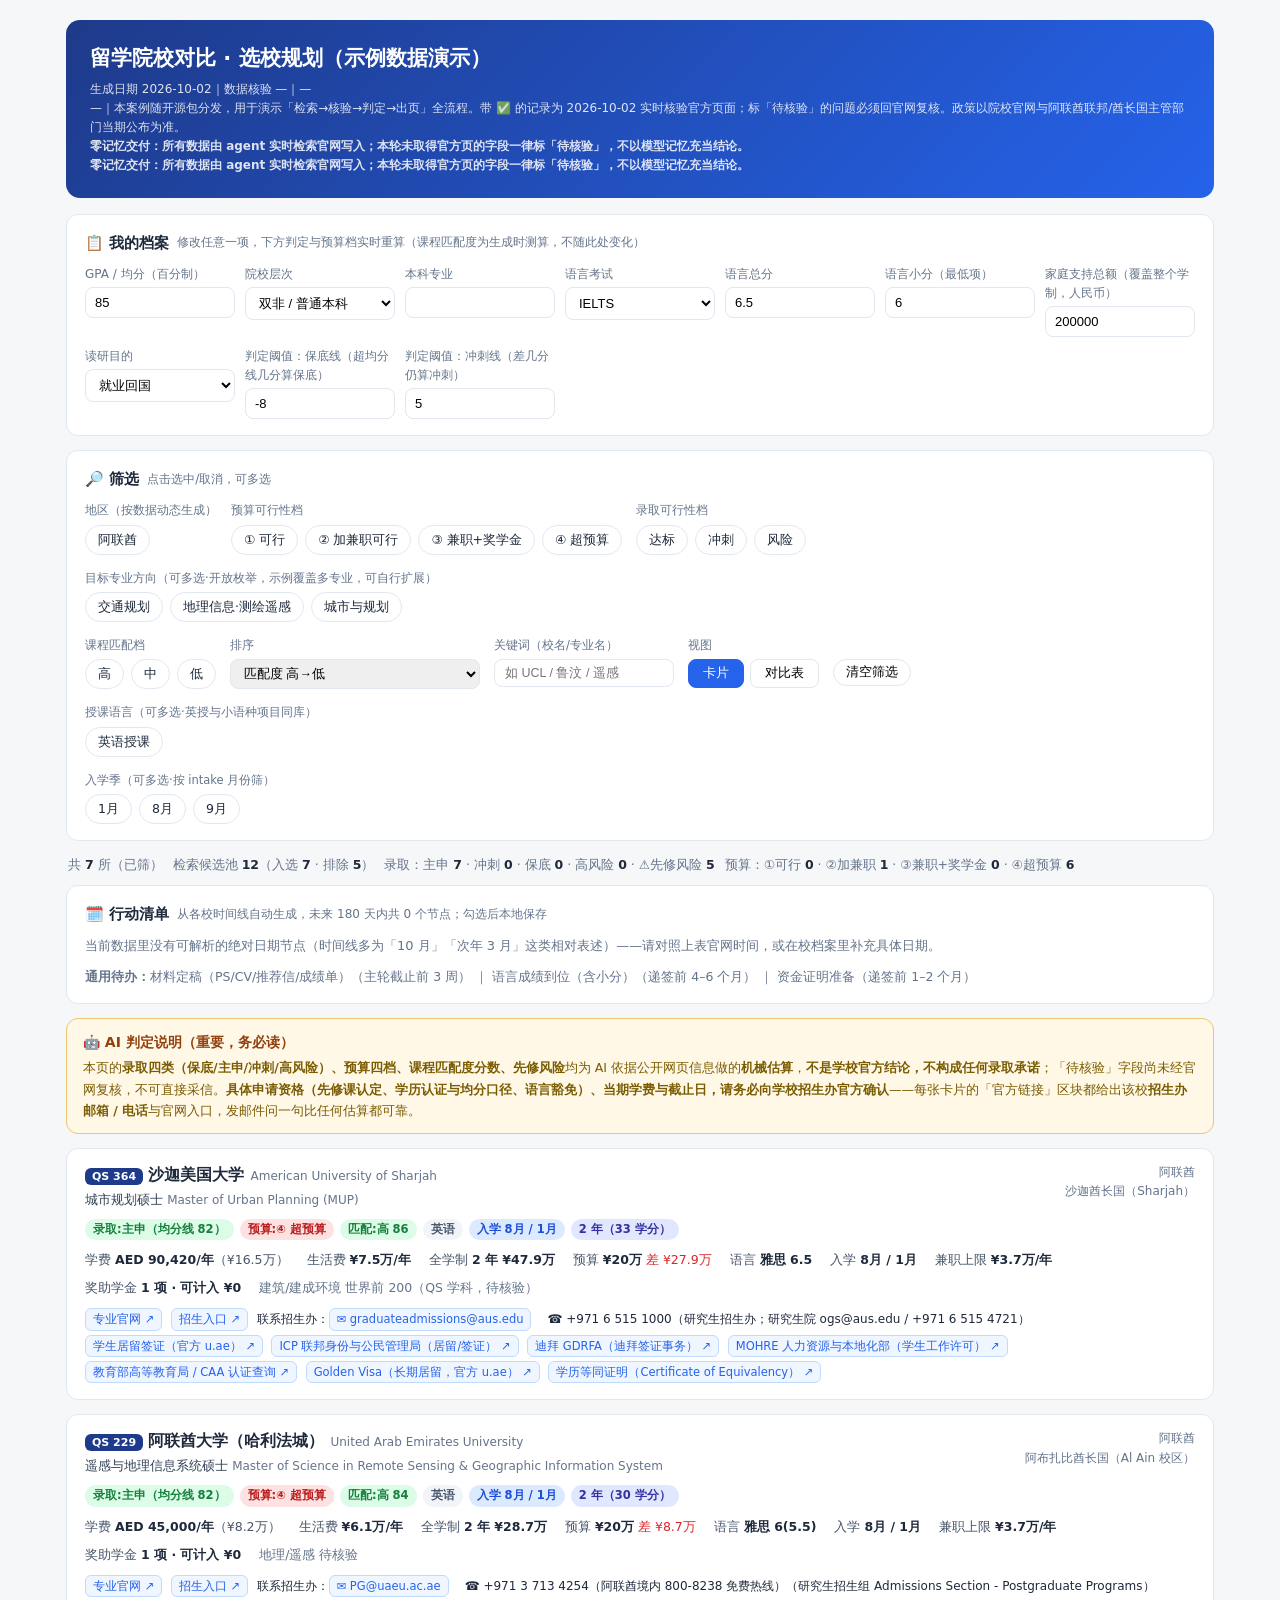
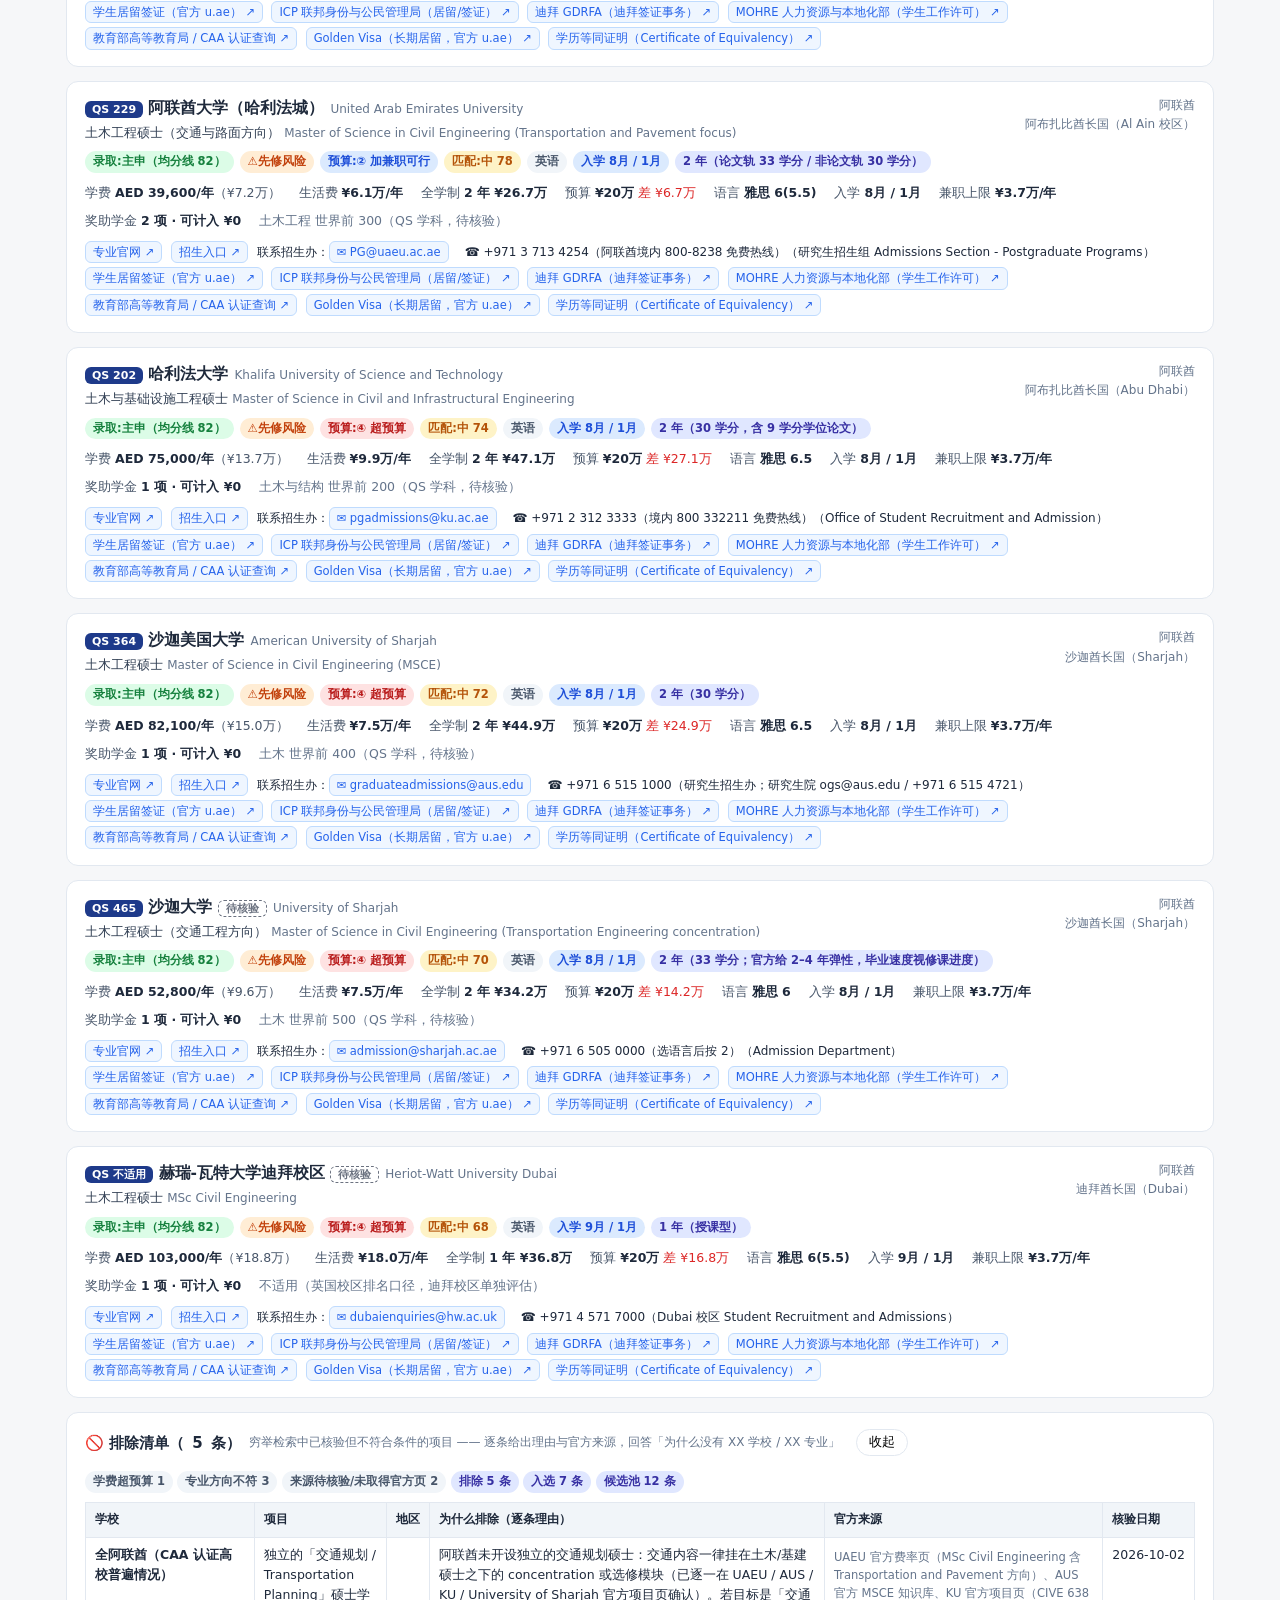
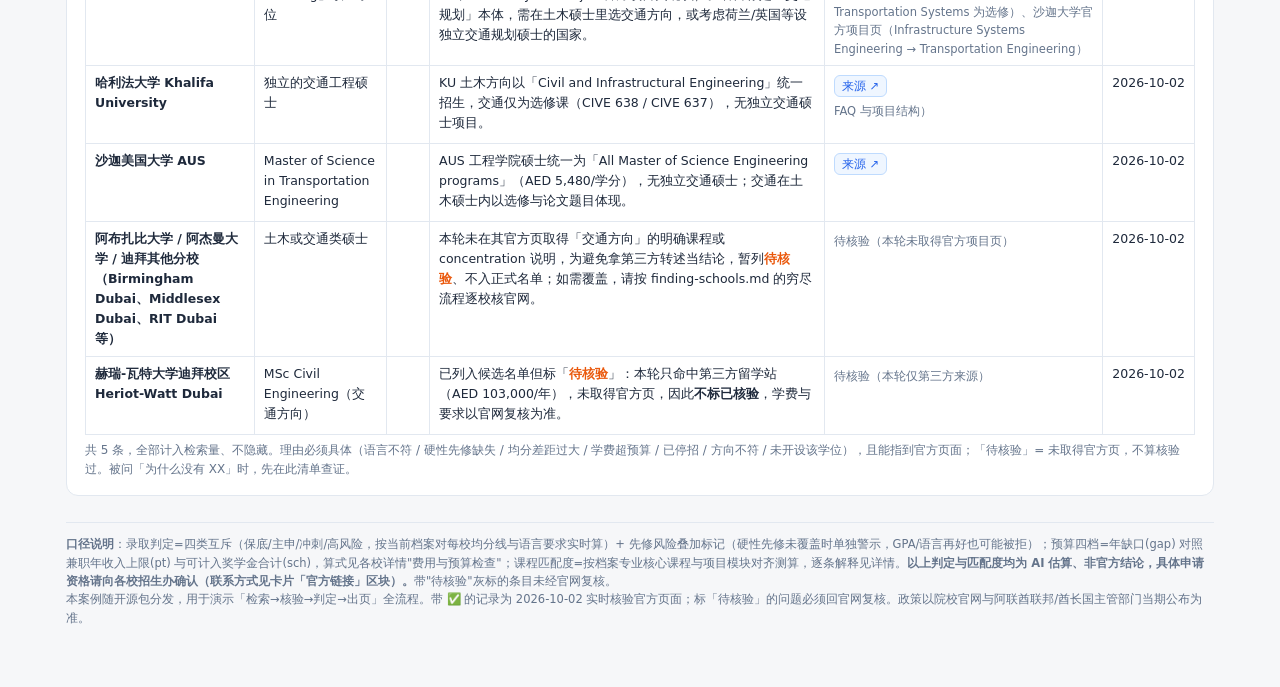
<file: examples/uae-transportation/demo.html>
<!DOCTYPE html>
<html lang="zh-CN">
<head>
<meta charset="UTF-8">
<meta name="viewport" content="width=device-width, initial-scale=1.0">
<title>留学院校对比 · 选校规划</title>
<style>
:root{--bg:#f6f7f9;--card:#ffffff;--ink:#1e293b;--sub:#64748b;--line:#e2e8f0;--blue:#2563eb;--green:#16a34a;--amber:#d97706;--red:#dc2626;--orange:#ea580c;--gray:#6b7280}
*{box-sizing:border-box;margin:0;padding:0}
body{font-family:system-ui,-apple-system,"Segoe UI","Microsoft YaHei",sans-serif;background:var(--bg);color:var(--ink);font-size:14px;line-height:1.6}
.wrap{max-width:1180px;margin:0 auto;padding:20px 16px 60px}
header{background:linear-gradient(135deg,#1e3a8a,#2563eb);color:#fff;border-radius:14px;padding:22px 24px;margin-bottom:16px}
header h1{font-size:21px;margin-bottom:4px}
header .meta{font-size:12px;opacity:.85}
.badge{display:inline-block;padding:1px 8px;border-radius:99px;font-size:11.5px;font-weight:600;line-height:1.7;white-space:nowrap}
.b-green{background:#dcfce7;color:#15803d}.b-blue{background:#dbeafe;color:#1d4ed8}.b-amber{background:#fef3c7;color:#b45309}.b-red{background:#fee2e2;color:#b91c1c}.b-orange{background:#ffedd5;color:#c2410c}.b-gray{background:#f1f5f9;color:#475569}.b-navy{background:#e0e7ff;color:#3730a3}
.card{background:var(--card);border:1px solid var(--line);border-radius:12px;padding:16px 18px;margin-bottom:14px}
h2{font-size:15px;margin-bottom:10px;display:flex;align-items:center;gap:8px}
h2 .hint{font-weight:400;font-size:12px;color:var(--sub)}
.grid{display:grid;gap:12px}
.pg{display:grid;grid-template-columns:repeat(auto-fit,minmax(150px,1fr));gap:10px}
.pg label{font-size:12px;color:var(--sub);display:block;margin-bottom:3px}
.pg input,.pg select{width:100%;padding:7px 9px;border:1px solid var(--line);border-radius:8px;font-size:13px;background:#fff}
.chips{display:flex;flex-wrap:wrap;gap:7px}
.chip{padding:4px 12px;border-radius:99px;border:1px solid var(--line);background:#fff;cursor:pointer;font-size:12.5px;user-select:none}
.chip.on{background:var(--blue);border-color:var(--blue);color:#fff}
.frow{display:flex;flex-wrap:wrap;gap:14px;align-items:flex-start}
.fblock{min-width:130px}
.fblock .fl{font-size:11.5px;color:var(--sub);margin-bottom:5px}
select.sort{padding:6px 9px;border:1px solid var(--line);border-radius:8px;font-size:12.5px}
input.q{padding:6px 10px;border:1px solid var(--line);border-radius:8px;font-size:12.5px;width:180px}
.stats{display:flex;flex-wrap:wrap;gap:10px;font-size:12.5px;color:var(--sub);margin:10px 2px}
.stats b{color:var(--ink)}
.sch{border:1px solid var(--line);border-radius:12px;background:#fff;margin-bottom:14px;overflow:hidden}
.sch-h{padding:14px 18px;cursor:pointer}
.sch-h:hover{background:#f8fafc}
.sch-top{display:flex;justify-content:space-between;align-items:flex-start;gap:10px}
.sch-name{font-size:15.5px;font-weight:700}
.sch-name .en{font-weight:400;font-size:12px;color:var(--sub);margin-left:6px}
.sch-prog{font-size:13px;color:#334155;margin-top:2px}
.sch-prog .en{color:var(--sub);font-size:12px}
.sch-badges{display:flex;flex-wrap:wrap;gap:6px;margin-top:8px;align-items:center}
.sch-facts{display:flex;flex-wrap:wrap;gap:8px 18px;margin-top:10px;font-size:12.5px;color:#475569}
.sch-facts b{color:var(--ink);font-weight:600}
.qs{font-size:11px;font-weight:700;background:#1e3a8a;color:#fff;border-radius:6px;padding:2px 7px;white-space:nowrap}
.warn-verify{font-size:11px;color:var(--gray);border:1px dashed var(--gray);border-radius:6px;padding:1px 7px}
.lnk{font-size:11.5px;color:var(--blue);text-decoration:none;border:1px solid #bfdbfe;border-radius:6px;padding:1px 7px;margin:2px 4px 2px 0;display:inline-block;background:#eff6ff;white-space:nowrap}
.lnk:hover{background:#dbeafe}
.srcmark{font-size:10.5px;color:#1d4ed8;background:#dbeafe;border-radius:4px;padding:0 4px;text-decoration:none;vertical-align:super}
.srcmark:hover{background:#bfdbfe}
.sch-d{display:none;border-top:1px solid var(--line);padding:6px 18px 16px;background:#fcfcfd}
.sch.open .sch-d{display:block}
.dsec{margin-top:12px}
.dsec h4{font-size:13px;color:var(--blue);margin-bottom:6px;padding-left:8px;border-left:3px solid var(--blue)}
.dsec ul{padding-left:18px;font-size:13px}
.dsec ul li{margin:3px 0}
.dsec p{font-size:13px}
.kv{display:grid;grid-template-columns:110px 1fr;gap:4px 10px;font-size:13px}
.kv .k{color:var(--sub)}
.match-line{font-size:12.5px;padding:4px 0;border-bottom:1px dashed var(--line)}
.match-line .t{display:inline-block;width:44px;font-weight:600}
.t-core{color:var(--green)}.t-bonus{color:var(--blue)}.t-gap{color:var(--red)}
.calc{background:#f8fafc;border:1px solid var(--line);border-radius:8px;padding:8px 12px;font-size:12.5px;font-family:ui-monospace,Consolas,monospace}
table.cmp{width:100%;border-collapse:collapse;font-size:12.5px;background:#fff}
table.cmp th,table.cmp td{border:1px solid var(--line);padding:7px 9px;text-align:left;vertical-align:top}
table.cmp th{background:#f1f5f9;font-size:12px;white-space:nowrap}
table.cmp tr:hover td{background:#f8fafc}
footer{margin-top:26px;font-size:11.5px;color:var(--sub);border-top:1px solid var(--line);padding-top:12px}
.viewbtns{display:flex;gap:6px}
.viewbtns button{padding:5px 14px;border:1px solid var(--line);background:#fff;border-radius:8px;cursor:pointer;font-size:12.5px}
.viewbtns button.on{background:var(--blue);color:#fff;border-color:var(--blue)}
#tblView{display:none}
.empty{padding:30px;text-align:center;color:var(--sub)}
/* ═══ 与上轮比对卡片 ═══ */
.difftop{display:flex;flex-wrap:wrap;gap:8px;align-items:center;margin-bottom:10px}
.diffkpi{display:flex;flex-direction:column;gap:1px;border:1px solid var(--line);border-radius:9px;padding:6px 12px;background:#f8fafc;min-width:92px}
.diffkpi b{font-size:17px;line-height:1.3}
.diffkpi span{font-size:11px;color:var(--sub)}
.k-add{color:var(--green)}.k-del{color:var(--red)}.k-chg{color:var(--amber)}.k-zero{color:var(--sub)}
.cbar{height:8px;border-radius:4px;background:#eef2f7;position:relative;min-width:70px}
.cbar i{position:absolute;top:0;height:8px;border-radius:4px;display:block}
.cb-old{background:#94a3b8}.cb-new{background:var(--blue)}.cb-up{background:var(--green)}.cb-dn{background:var(--red)}
.diffsec{margin-top:14px;padding-top:10px;border-top:1px dashed var(--line)}
.diffsec h3{font-size:13px;color:var(--blue);margin-bottom:6px;padding-left:8px;border-left:3px solid var(--blue)}
.difftbl td.old{color:var(--sub);text-decoration:line-through;text-decoration-color:#cbd5e1}
.difftbl td.now{color:var(--ink);font-weight:600}
.diffdetails{margin-top:8px}
.diffdetails>summary{cursor:pointer;font-size:12.5px;color:var(--blue);padding:4px 0;user-select:none}
.diffrow{border:1px solid var(--line);border-radius:9px;padding:8px 12px;margin-bottom:7px;background:#fcfcfd}
.diffrow .ttl{font-size:13px;font-weight:600;margin-bottom:4px}
.diffalert{border:1px solid #f0c36d;background:#fff8e6;border-radius:10px;padding:10px 14px;margin-bottom:10px;font-size:12.5px;color:#7a5b00}
.diffalert b{color:#92400e}
.diffok{border:1px solid #bbf7d0;background:#f0fdf4;border-radius:10px;padding:10px 14px;margin-bottom:10px;font-size:12.5px;color:#166534}
.chipx{display:inline-block;border-radius:6px;padding:1px 7px;margin:2px 4px 2px 0;font-size:11.5px}
@media print{.diffdetails{display:none}.sch-d{display:block!important}.chips,.viewbtns,.pg{display:none}}
</style>
</head>
<body>
<div class="wrap">

<header>
  <h1>留学院校对比 · 选校规划（示例数据演示）</h1>
  <div class="meta" id="metaLine"></div>
</header>

<!-- ═══ 我的档案（可编辑，改完实时重算判定） ═══ -->
<div class="card">
  <h2>📋 我的档案 <span class="hint">修改任意一项，下方判定与预算档实时重算（课程匹配度为生成时测算，不随此处变化）</span></h2>
  <div class="pg">
    <div><label>GPA / 均分（百分制）</label><input type="number" id="fGpa" step="0.5"></div>
    <div><label>院校层次</label><select id="fTier"><option value="tier1">985 / 211</option><option value="tier2">双非 / 普通本科</option></select></div>
    <div><label>本科专业</label><input id="fMajor"></div>
    <div><label>语言考试</label><select id="fLangTest"><option>IELTS</option><option>TOEFL</option></select></div>
    <div><label>语言总分</label><input type="number" id="fLang" step="0.5"></div>
    <div><label>语言小分（最低项）</label><input type="number" id="fLangMin" step="0.5"></div>
    <div><label>家庭支持总额（覆盖整个学制，人民币）</label><input type="number" id="fBudget" step="10000"></div>
    <div><label>读研目的</label><select id="fGoal"><option>就业回国</option><option>留当地工作</option><option>移民</option><option>读博跳板</option></select></div>
  </div>
</div>

<!-- ═══ 筛选器 ═══ -->
<div class="card">
  <h2>🔎 筛选 <span class="hint">点击选中/取消，可多选</span></h2>
  <div class="frow">
    <div class="fblock"><div class="fl">地区（按数据动态生成）</div><div class="chips" id="cRegion"></div></div>
    <div class="fblock"><div class="fl">预算可行性档</div><div class="chips" id="cBudget"></div></div>
    <div class="fblock"><div class="fl">录取可行性档</div><div class="chips" id="cAdmit"></div></div>
    <div class="fblock" style="flex:1 1 100%"><div class="fl">目标专业方向（可多选·开放枚举，示例覆盖多专业，可自行扩展）</div><div class="chips" id="cField"></div></div>
    <div class="fblock"><div class="fl">课程匹配档</div><div class="chips" id="cMatch"></div></div>
    <div class="fblock"><div class="fl">排序</div>
      <select class="sort" id="fSort">
        <option value="match">匹配度 高→低</option>
        <option value="admit">志愿顺序 保底→主申→冲刺→高风险</option>
        <option value="budget">预算档 ①→④（省钱优先）</option>
        <option value="cost">全学制总花费 低→高</option>
        <option value="qs">QS 排名 高→低</option>
        <option value="pt">兼职收入上限 高→低</option>
        <option value="sch">可计入奖学金上限 高→低</option>
      </select>
    </div>
    <div class="fblock"><div class="fl">关键词（校名/专业名）</div><input class="q" id="fQ" placeholder="如 UCL / 鲁汶 / 遥感"></div>
    <div class="fblock"><div class="fl">视图</div><div class="viewbtns"><button id="vCard" class="on">卡片</button><button id="vTable">对比表</button></div></div>
    <div class="fblock"><div class="fl">&nbsp;</div><button class="chip" id="fReset">清空筛选</button></div>
  </div>
</div>

<div class="stats" id="stats"></div>

<!-- ═══ 与上轮比对（compare_results.js → build.js 注入 payload.diff；无 diff 时整块隐藏）═══ -->
<div class="card" id="diffCard" style="display:none">
  <h2>🔁 与上轮比对 <span class="hint" id="diffSub"></span>
    <button class="chip" id="diffToggle" style="float:right;margin-left:8px">收起</button></h2>
  <div id="diffBody"></div>
</div>

<!-- ═══ AI 判定免责声明（静态渲染，无 JS 也可见）═══ -->
<div class="card" style="border:1px solid #f0c36d;background:#fff8e6;padding:12px 16px">
  <b style="color:#92400e">🤖 AI 判定说明（重要，务必读）</b>
  <p style="font-size:12.5px;color:#7a5b00;margin-top:4px;line-height:1.7">
    本页的<b>录取四类（保底/主申/冲刺/高风险）、预算四档、课程匹配度分数、先修风险</b>均为 AI 依据公开网页信息做的<b>机械估算</b>，<b>不是学校官方结论，不构成任何录取承诺</b>；「待核验」字段尚未经官网复核，不可直接采信。<b>具体申请资格（先修课认定、学历认证与均分口径、语言豁免）、当期学费与截止日，请务必向学校招生办官方确认</b>——每张卡片的「官方链接」区块都给出该校<b>招生办邮箱 / 电话</b>与官网入口，发邮件问一句比任何估算都可靠。</p>
</div>

<!-- ═══ 卡片视图 ═══ -->
<div id="cardView"></div>
<!-- ═══ 表格视图 ═══ -->
<div id="tblView" style="overflow-x:auto"></div>
<!-- ═══ 排除清单（穷举留痕，回答"为什么没有 XX 学校"）═══ -->
<div class="card" id="exclCard" style="display:none;margin-top:14px">
  <h2>🚫 排除清单（<span id="exclCount">0</span> 条）<span class="hint">穷举检索中已核验但不符合条件的项目 —— 逐条给出理由与官方来源，回答「为什么没有 XX 学校 / XX 专业」</span>
    <button class="chip" id="exclToggle" style="float:right;margin-left:8px">收起</button></h2>
  <div id="exclBody" style="overflow-x:auto"></div>
</div>

<footer id="foot"></footer>
</div>

<script>
/* ══════════════════════════════════════════════════════════════
   模板使用说明（study-abroad-planner 技能）：
   1. 只需替换下方 PROFILE 与 DATA 两个常量（META 视情况更新）。
   2. DATA 元素结构见技能 references/data-schema.md，字段名不可改。
   3. match.score / match.tier / match.explanations 由生成方按
      course-matching.md 规则算好后写入，本页不重算。
      bachelorBenchmark（本科对标）由本页渲染在课程匹配度区：
      有 program/coreCourses/coverage 就完整展示，只有 note 则显示待核验。
   4. 录取三档判定、预算四档判定由本页 JS 按 data-schema.md 规则
      实时重算，字段缺失会静默跳过该条判定，生成时务必填全。
   ══════════════════════════════════════════════════════════════ */
</script>

<!-- ② 数据载荷占位块（build.js 注入生成；与说明块相互独立） -->
<script id="payload" type="application/json">{"meta":{"title":"参考案例：阿联酋 × 交通规划（含相邻方向）","generatedDate":"2026-10-02","today":"2026-10-02","planWindowDays":180,"thresholds":{"safeGap":-8,"mainHi":0.5,"reachGap":5,"reachLang":1},"currency":{"base":"AED","cny":1.826,"date":"2026-10-02","note":"1 AED ≈ 1.826 CNY（2026-10-02，多来源一致）；AED 与 USD 挂钩 3.6725"},"disclaimer":"本案例随开源包分发，用于演示「检索→核验→判定→出页」全流程。带 ✅ 的记录为 2026-10-02 实时核验官方页面；标「待核验」的问题必须回官网复核。政策以院校官网与阿联酋联邦/酋长国主管部门当期公布为准。","zeroMemoryPolicy":"零记忆交付：所有数据由 agent 实时检索官网写入；本轮未取得官方页的字段一律标「待核验」，不以模型记忆充当结论。","adminNote":"阿联酋为联邦制，7 个酋长国在生活成本、签证办理渠道（ICP 联邦 / GDRFA 迪拜）、学校定价上不同——招生要求以联邦教育部（CAA 认证）为准，签证与费用按酋长国核验。","dataGradeLegend":"✅ 已核验=关键字段有官方页支撑；⚠ 部分核验=部分字段有官方页、部分待核；待核验=未取得官方页（不可直接当结论）","contactDisclaimer":"每校招生办邮箱/电话已于 2026-10-03 逐校官网核验（见 contact.source）；具体申请资格请直接邮件官方确认。","creditConversion":{"hoursPerEcts":27,"note":"AI 估算口径：1 ECTS≈27 小时总学习量；官方换算以校方答复为准"}},"profile":{"name":"示例档案","gpa":{"value":85,"scale":"百分制加权（示例值）","schoolTier":"tier2"},"major":"","language":{"test":"IELTS","overall":6.5,"min":6},"budget":{"cnyTotal":200000,"note":"家庭可支持的【整个学制总额】= 20 万（示例值；不是每年）"},"goal":"就业回国","credits":{"total":168,"hoursPerCredit":16,"note":"示例学分口径（门数与学分为示意值，非真实个人数据）"}},"data":[{"id":"uaeu-msce","field":"交通规划","school":"阿联酋大学（哈利法城）","schoolEn":"United Arab Emirates University","region":"阿联酋","program":"Master of Science in Civil Engineering (Transportation and Pavement focus)","programCn":"土木工程硕士（交通与路面方向）","department":"土木与环境工程系（College of Engineering）","duration":"2 年（论文轨 33 学分 / 非论文轨 30 学分）","intake":["8月","1月"],"qsRank":229,"subjectRank":"土木工程 世界前 300（QS 学科，待核验）","curriculum":["土木工程前沿（含交通与路面方向）：Advanced Traffic Engineering and Management、Theory and Design of Pavement Structures、Pavement Management Systems、Design of Transportation Systems、Digital Terrain Modeling、Operations Research for Engineers","结构/岩土/环境等方向课程亦在同一硕士下，可组合方向"],"tuition":{"amount":39600,"currency":"AED","cny":72310,"per":"年","note":"官方费率 AED 2,400/学分；论文轨 33 学分 → 全项目 AED 79,200（本行按 2 年摊 AED 39,600/年）"},"livingCost":{"amount":33600,"currency":"AED","cny":61354,"per":"年","note":"估算：Al Ain 校外合租约 AED 2,800/月（研究生无校内宿舍）→ AED 33,600/年；含食宿交通保险"},"entryReq":{"degree":"相关专业本科学位（土木/工程/规划类）","gpaTier":{"tier1":"80","tier2":"82","note":"官方门槛多为 CGPA 3.0/4.0；中国院校百分制折算口径各校不同，需以官方评估为准"},"language":{"ielts":{"overall":6,"min":5.5},"toefl":{"overall":80},"langClass":true},"gre":"GPA 不足时部分学校要求（AUS 官方列为条件项）","prereq":"需土木工程或相关工程本科；非土木背景需补修本科课程（修读期限会拉长）","prereqHard":true,"others":"需学历认证/等同证明（Certificate of Equivalency）","teachingLanguage":"英语","localLang":{"type":"无本地语言要求","detail":"阿联酋高校普遍全英语授课；阿拉伯语为官方语言但项目不要求","langSchool":false,"note":"英语授课项目入学与毕业均不要求阿拉伯语"},"creditReq":{"ectsRequired":null,"note":"官方页未明示学分总量门槛（美式学位体系，要求学士学位即可），换算与认定以招生办答复为准","checkedDate":"2026-10-03"},"workExp":{"required":false,"years":"","note":"申请要求页未列工作经验要求（2026-10-02 核验口径），应届可申；以招生办答复为准","checkedDate":"2026-10-02"}},"materials":["本科成绩单（需认证）","学位证 + 等同证明（Certificate of Equivalency）","雅思 6.0 / 托福 80","两封推荐信","CV","个人陈述","申请费 AED 200"],"admissionLogic":"以本科院校层次、GPA（CGPA 3.0/4.0 为硬线）、英语成绩与是否需补修本科课程综合评估；跨专业申请由系研究生委员会个案审核","timeline":[{"date":"1 月入学","event":"申请窗口（约前一年 8–11 月）"},{"date":"8 月入学（秋季）","event":"申请窗口（约当年 1–5 月）— 具体截止日未在官网抓到，须回官网确认"},{"date":"入学前","event":"学历等同证明（UAE 教育部）+ 学生签证由学校办理"}],"match":{"score":78,"tier":"中","explanations":[{"type":"核心","text":"《测量学》《工程制图》《城市规划原理》覆盖交通与基础设施规划的空间基础，与 Transportation and Pavement 方向的部分课程（Advanced Traffic Engineering、Pavement Management）有衔接"},{"type":"缺口","text":"本科非土木工程：官方要求补修本科土木课程（材料力学、结构、路面基础），可能延长 1 个学期"},{"type":"先修风险","text":"本科学位非土木工程：申请土木硕士（即使方向为交通）在多数院校属跨专业，需逐案评估并补修，属真实风险点而非小瑕疵"},{"type":"加分","text":"GIS/遥感课程与交通建模（需求预测、路网分析）结合是加分项，且该系同时开设遥感与 GIS 硕士，可跨系选课（需确认）"}]},"visa":{"type":"学生居留签证（Student Residence Visa）","duration":"1 年一签，凭在读证明逐年续签","sponsor":"由录取的大学担保（ accredited university ）","policyYear":2026,"rule":"官方 u.ae：可由就读大学或 UAE 居民父母担保；需提交大学出具的注明学习期限的证明；入境后 60 天内完成居留手续","fundsNote":"联邦层面未统一公布金额；由担保大学按学费+居留费收取押金","fundsProof":{"amount":"未统一规定","currency":"AED","amountCny":null,"covers":"由担保大学按学费 + 居留费收取押金","form":"大学代收押金/在读证明","timing":"入学注册时","note":"联邦层面未统一公布金额；以录取大学通知为准（待核验）","verified":false}},"career":{"directions":["交通工程/交通规划","基建咨询","道路与轨道交通部门","政府交通局"],"employers":["RTA（迪拜道路和交通局）","联邦/酋长国公共工程部门"],"note":"交通与路面方向毕业生多进政府部门与基建咨询"},"salary":{"amount":"AED 240,000–360,000","cny":"约 44 万–66 万/年","note":"阿联酋薪资无个人所得税，到手即全额（来源：官方税务口径/行业薪酬报告，待核验）"},"workVisa":{"name":"毕业求职签证（Job Seeker Visa）","duration":"60 / 90 / 120 天（无担保人）","condition":"毕业后用于找工作；转工作签后由雇主担保。GPA 3.5+（A 类院校）或 3.8+（B 类）可申请 10 年 Golden Visa","policyYear":2026},"pr":{"years":"无常规永久居留制度","conditions":["阿联酋不发常规永居；长期身份靠 10 年 Golden Visa（可续）"],"policyYear":2026},"citizenship":{"years":"无常规入籍路径（需联邦特批，个案极少）","conditions":["阿联酋国籍原则上不通过留学/居住年限获得；极少数情况由联邦层面特批"],"policyYear":2026},"partTime":{"hours":"需 MOHRE 学生工作许可 + 校方 NOC；学期内时长上限各校不一（第三方口径 15 小时/周）","hourlyWage":"AED 20–30/时（估算，待核验）","incomeYearCnyMax":36520,"note":"阿联酋打工必须先取得工作许可，无许可打工违法；以毕业求职签证与 Golden Visa 为更现实的留境路径"},"scholarships":[{"name":"UAEU 校长研究生奖学金（Chancellor's Fellowship）","amount":"学费减免 + 津贴（STEM 与战略领域优先）","amountCnyMax":0,"countable":false,"effort":"入学后按学业表现与名额评定；不适用于 MBA/教育等部分项目。**属竞争型，不计入预算可行性**"},{"name":"研究/教学助理（RA/TA）","amount":"按小时或按月津贴","amountCnyMax":0,"countable":false,"effort":"入学后联系导师申请；时长与额度按院系预算"}],"verified":true,"verifiedDate":"2026-10-02","sources":["https://www.uaeu.ac.ae/en/dvcsae/student_account_office/program_and_housing_rates.shtml（官方研究生费率表：MSc Civil Engineering 论文轨 33 学分 / 非论文轨 30 学分，AED 2,400/学分，费率页注明有效期至 2025–2026 学年）","https://u.ae/en/information-and-services/visa-and-emirates-id/residence-visas/residence-visa-for-studying-in-the-uae（阿联酋政府官方门户：学生签证担保与要求）"],"adminDivision":"阿布扎比酋长国（Al Ain 校区）","adminRules":["**酋长国差异**：UAE 由 7 个酋长国组成，高校由联邦教育部（CAA）统一认证，但生活成本、房租差异显著（迪拜/阿布扎比高于 Al Ain、沙迦）","**学费口径**：公立大学（UAEU、KU）联邦费率统一公布；私立（AUS、沙迦大学）各自定价，同一国家不同校差异可达 2–3 倍","**校区所在地决定生活成本**：UAEU 主校区在 Al Ain，非迪拜/阿布扎比市区"],"graduationLang":{"req":"无本地语言要求（英语授课项目）","detail":"阿联酋高校普遍全英语授课，毕业不要求阿拉伯语","note":"★三个语言要求要分清：入学语言（雅思/托福）/ 毕业语言（本项目无）/ 永居入籍语言（UAE 无常规入籍路径）"},"countryProcess":["1) 选校 → 提交申请（多数学校 8 月秋季 / 1 月春季两轮入学）","2) 学历等同证明（Certificate of Equivalency）— 由 UAE 教育部出具，耗时较长，建议先办","3) 获录取 → 大学作为担保方申请入境许可（entry permit）","4) 入境后 60 天内完成：体检 + Emirates ID 生物信息 + 居留签证签发","5) 在读期间需保持有效保险与签证续签（1 年一签）","6) 毕业：可申请无担保人的求职签证（60/90/120 天）或转工作签；GPA 3.5+ 可申请 10 年 Golden Visa"],"schoolProcess":["1) 官网在线申请（apply.uaeu.ac.ae），缴 AED 200 申请费","2) 提交成绩单 + 学位证 + 等同证明 + 雅思/托福 + 两封推荐信 + CV + 个人陈述","3) 院系评估（跨专业会加列补修课程清单）","4) 获录取后由国际学生办公室（ISO）指导办理居留签证与体检","5) 注册选课：需与导师确认是否走论文轨（33 学分）或非论文轨（30 学分）"],"verifiedFields":["官方研究生费率表核实：MSc Civil Engineering 学分单价 AED 2,400、论文轨 33 学分、非论文轨 30 学分（费率有效期至 2025–2026 学年，2026–2027 学年费率待官网更新）","官方门户核实：学生居留签证由就读大学担保、需大学证明学习期限、1 年一签可续"],"fetchedAt":"2026-10-02","verificationScope":"本案例为参考示范：带 ✅ 的字段来自本轮实时核验的官方页面；标「待核验」的字段未取得官方页，不可直接当结论使用。","bachelorBenchmark":{"note":"对标本科（同校土木/相关专业本科）课程结构未取得官方页——待核验；取得后按 course-matching.md 第 4 步补覆盖率与缺口"},"enrollment":"待核验（本轮未单独核验，申请前请查官网招生页）","portfolio":{"required":null,"detail":"本轮未单独核验，申请前请查官网作品集要求"}},{"id":"uaeu-rsgis","field":"地理信息·测绘遥感","school":"阿联酋大学（哈利法城）","schoolEn":"United Arab Emirates University","region":"阿联酋","program":"Master of Science in Remote Sensing & Geographic Information System","programCn":"遥感与地理信息系统硕士","department":"地理与地球科学系（College of Humanities & Social Sciences）","duration":"2 年（30 学分）","intake":["8月","1月"],"qsRank":229,"subjectRank":"地理/遥感 待核验","curriculum":["遥感与 GIS 主干：遥感数据处理与解译、GIS 空间分析、空间统计、地理数据库、专题制图；多数课程与地学/规划数据应用结合"],"tuition":{"amount":45000,"currency":"AED","cny":82170,"per":"年","note":"官方费率 AED 3,000/学分 × 30 学分 → 全项目 AED 90,000（本行按 2 年摊 AED 45,000/年）"},"livingCost":{"amount":33600,"currency":"AED","cny":61354,"per":"年","note":"估算：Al Ain 校外合租 AED 2,800/月 → AED 33,600/年"},"entryReq":{"degree":"相关专业本科学位（土木/工程/规划类）","gpaTier":{"tier1":"80","tier2":"82","note":"官方门槛多为 CGPA 3.0/4.0；中国院校百分制折算口径各校不同，需以官方评估为准"},"language":{"ielts":{"overall":6,"min":5.5},"toefl":{"overall":80},"langClass":true},"gre":"GPA 不足时部分学校要求（AUS 官方列为条件项）","prereq":"地理、测绘、环境、城规等相关本科；需具备 GIS/遥感基础","prereqHard":false,"others":"需学历认证/等同证明（Certificate of Equivalency）","teachingLanguage":"英语","localLang":{"type":"无本地语言要求","detail":"阿联酋高校普遍全英语授课；阿拉伯语为官方语言但项目不要求","langSchool":false,"note":"英语授课项目入学与毕业均不要求阿拉伯语"},"creditReq":{"ectsRequired":null,"note":"官方页未明示学分总量门槛（美式学位体系，要求学士学位即可），换算与认定以招生办答复为准","checkedDate":"2026-10-03"},"workExp":{"required":false,"years":"","note":"申请要求页未列工作经验要求（2026-10-02 核验口径），应届可申；以招生办答复为准","checkedDate":"2026-10-02"}},"materials":["本科成绩单（需认证）","学位证 + 等同证明","雅思 6.0 / 托福 80","两封推荐信","CV","个人陈述","申请费 AED 200"],"admissionLogic":"以 GPA（CGPA 3.0/4.0 硬线）+ 相关背景 + 英语成绩评估；该方向对测绘/GIS 基础看权重较高","timeline":[{"date":"8 月入学（秋季）","event":"主轮申请（截止日待官网确认）"},{"date":"1 月入学（春季）","event":"次轮申请"},{"date":"入学前","event":"学历等同证明 + 学生签证（学校办理）"}],"match":{"score":84,"tier":"高","explanations":[{"type":"核心","text":"《GIS 原理》《遥感导论》《空间分析》《测量学》直接覆盖该硕士主干：遥感数据处理、GIS 空间建模、空间统计"},{"type":"核心","text":"本科阶段的空间数据与制图分析经验，与「遥感+GIS 在城市与国土监测中的应用」高度契合"},{"type":"加分","text":"《城市规划原理》《区域规划》可用于做土地利用/城市扩张遥感的课题，是该系常见研究选题"},{"type":"缺口","text":"若该硕士偏编程/算法（Python、机器学习、影像处理），需补编程基础；建议申请前补齐 Python"}]},"visa":{"type":"学生居留签证","duration":"1 年一签，逐年续","sponsor":"就读大学","policyYear":2026,"rule":"官方 u.ae：大学担保；需大学出具注明学习期限的证明；入境 60 天内完成居留手续","fundsNote":"联邦未统一金额；由大学收取押金","fundsProof":{"amount":"未统一规定","currency":"AED","amountCny":null,"covers":"由担保大学按学费 + 居留费收取押金","form":"大学代收押金/在读证明","timing":"入学注册时","note":"联邦层面未统一公布金额；以录取大学通知为准（待核验）","verified":false}},"career":{"directions":["GIS/遥感工程师","测绘与空间数据部门","城市规划与国土部门","环境监测","能源与基建空间数据岗"],"employers":["联邦地理测绘机构","市政与国土管理部门"],"note":""},"salary":{"amount":"AED 200,000–320,000","cny":"约 37 万–58 万/年","note":"阿联酋薪资无个人所得税，到手即全额（来源：官方税务口径/行业薪酬报告，待核验）"},"workVisa":{"name":"毕业求职签证（Job Seeker Visa）","duration":"60 / 90 / 120 天（无担保人）","condition":"毕业后用于找工作；转工作签后由雇主担保。GPA 3.5+（A 类院校）或 3.8+（B 类）可申请 10 年 Golden Visa","policyYear":2026},"pr":{"years":"无常规永久居留制度","conditions":["阿联酋不发常规永居；长期身份靠 10 年 Golden Visa（可续）"],"policyYear":2026},"citizenship":{"years":"无常规入籍路径（需联邦特批，个案极少）","conditions":["阿联酋国籍原则上不通过留学/居住年限获得；极少数情况由联邦层面特批"],"policyYear":2026},"partTime":{"hours":"需 MOHRE 学生工作许可 + 校方 NOC；学期内时长上限各校不一（第三方口径 15 小时/周）","hourlyWage":"AED 20–30/时（估算，待核验）","incomeYearCnyMax":36520,"note":"阿联酋打工必须先取得工作许可，无许可打工违法；以毕业求职签证与 Golden Visa 为更现实的留境路径"},"scholarships":[{"name":"UAEU 校长研究生奖学金","amount":"学费减免 + 津贴","amountCnyMax":0,"countable":false,"effort":"学业表现评定，竞争型，不计入预算可行性"}],"verified":true,"verifiedDate":"2026-10-02","sources":["https://www.uaeu.ac.ae/en/dvcsae/student_account_office/program_and_housing_rates.shtml（官方费率表：MSc Remote Sensing & GIS 30 学分、AED 3,000/学分）","https://u.ae/en/information-and-services/visa-and-emirates-id/residence-visas/residence-visa-for-studying-in-the-uae"],"adminDivision":"阿布扎比酋长国（Al Ain 校区）","adminRules":["**酋长国差异**：UAE 由 7 个酋长国组成，高校由联邦教育部（CAA）统一认证，但生活成本、房租差异显著（迪拜/阿布扎比高于 Al Ain、沙迦）","**学费口径**：公立大学（UAEU、KU）联邦费率统一公布；私立（AUS、沙迦大学）各自定价，同一国家不同校差异可达 2–3 倍","**校区所在地决定生活成本**：UAEU 主校区在 Al Ain，非迪拜/阿布扎比市区"],"graduationLang":{"req":"无本地语言要求（英语授课项目）","detail":"阿联酋高校普遍全英语授课，毕业不要求阿拉伯语","note":"★三个语言要求要分清：入学语言（雅思/托福）/ 毕业语言（本项目无）/ 永居入籍语言（UAE 无常规入籍路径）"},"countryProcess":["1) 选校 → 提交申请（多数学校 8 月秋季 / 1 月春季两轮入学）","2) 学历等同证明（Certificate of Equivalency）— 由 UAE 教育部出具，耗时较长，建议先办","3) 获录取 → 大学作为担保方申请入境许可（entry permit）","4) 入境后 60 天内完成：体检 + Emirates ID 生物信息 + 居留签证签发","5) 在读期间需保持有效保险与签证续签（1 年一签）","6) 毕业：可申请无担保人的求职签证（60/90/120 天）或转工作签；GPA 3.5+ 可申请 10 年 Golden Visa"],"schoolProcess":["1) 官网在线申请（apply.uaeu.ac.ae），缴 AED 200 申请费","2) 提交成绩单 + 学位证 + 等同证明 + 雅思/托福 + 两封推荐信 + CV + 个人陈述","3) 院系评估（跨专业会加列补修课程清单）","4) 获录取后由国际学生办公室（ISO）指导办理居留签证与体检","5) 注册选课：需与导师确认是否走论文轨（33 学分）或非论文轨（30 学分）"],"verifiedFields":["官方费率表核实：该硕士 30 学分、AED 3,000/学分 → 全项目 AED 90,000"],"fetchedAt":"2026-10-02","verificationScope":"本案例为参考示范：带 ✅ 的字段来自本轮实时核验的官方页面；标「待核验」的字段未取得官方页，不可直接当结论使用。","bachelorBenchmark":{"note":"对标本科（同校土木/相关专业本科）课程结构未取得官方页——待核验；取得后按 course-matching.md 第 4 步补覆盖率与缺口"},"enrollment":"待核验（本轮未单独核验，申请前请查官网招生页）","portfolio":{"required":null,"detail":"本轮未单独核验，申请前请查官网作品集要求"}},{"id":"aus-msce","field":"交通规划","school":"沙迦美国大学","schoolEn":"American University of Sharjah","region":"阿联酋","program":"Master of Science in Civil Engineering (MSCE)","programCn":"土木工程硕士","department":"土木工程系（College of Engineering）","duration":"2 年（30 学分）","intake":["8月","1月"],"qsRank":364,"subjectRank":"土木 世界前 400（QS 学科，待核验）","curriculum":["土木工程核心与选修（含交通、结构、岩土、施工管理方向）；交通内容以选修课与论文题目形式出现，无独立「交通规划」学位"],"tuition":{"amount":82100,"currency":"AED","cny":149915,"per":"年","note":"官方学费页（2026–2027）：工程学院所有理学硕士 AED 5,480/学分 × 30 学分 = 全项目 AED 164,400（本行按 2 年摊 AED 82,200/年）"},"livingCost":{"amount":40800,"currency":"AED","cny":74501,"per":"年","note":"估算：沙迦合租 AED 3,400/月（另：官方学生宿舍 AED 7,000–15,000/学期）→ 校外口径 AED 40,800/年"},"entryReq":{"degree":"相关专业本科学位（土木/工程/规划类）","gpaTier":{"tier1":"80","tier2":"82","note":"官方门槛多为 CGPA 3.0/4.0；中国院校百分制折算口径各校不同，需以官方评估为准"},"language":{"ielts":{"overall":6.5,"min":null},"toefl":{"overall":80},"langClass":false},"gre":"GPA 不足时部分学校要求（AUS 官方列为条件项）","prereq":"需土木工程本科；工程类或量化科学相关背景可个案考虑；四年制本科学位 + 需 UAE 教育部学历等同证明","prereqHard":true,"others":"需学历认证/等同证明（Certificate of Equivalency）","teachingLanguage":"英语","localLang":{"type":"无本地语言要求","detail":"阿联酋高校普遍全英语授课；阿拉伯语为官方语言但项目不要求","langSchool":false,"note":"英语授课项目入学与毕业均不要求阿拉伯语"},"creditReq":{"ectsRequired":null,"note":"官方页未明示学分总量门槛（美式学位体系，要求学士学位即可），换算与认定以招生办答复为准","checkedDate":"2026-10-03"},"workExp":{"required":false,"years":"","note":"申请要求页未列工作经验要求（2026-10-02 核验口径），应届可申；以招生办答复为准","checkedDate":"2026-10-02"}},"materials":["在线申请（apply.aus.edu）","官方成绩单 + 毕业证（需认证）","雅思 6.5 / 托福 iBT 80 / EmSAT 英语 1550","CV","两封推荐信","护照扫描","UAE 身份证（在阿联酋者）","申请费 AED 450 + 5% VAT","学历等同证明（境外学位必须）"],"admissionLogic":"以 CGPA 3.0/4.0（或同等）+ 相关专业本科 + 英语成绩为主；交通方向通过选修模块与论文题目体现，非独立方向","timeline":[{"date":"8 月入学（秋季）","event":"主入学季（申请截止日以官网 deadlines 页为准）"},{"date":"1 月入学（春季）","event":"次入学季；第三方显示春季截止约 12 月下旬（**待官网核验**）"},{"date":"入学前 2–3 个月","event":"办理学历等同证明 + 学生签证"}],"match":{"score":72,"tier":"中","explanations":[{"type":"缺口","text":"官方明确要求「BSc in Civil Engineering」；本科学位属「closely related」以外，需个案审核（case-by-case），通过与否取决于院系"},{"type":"核心","text":"《城市规划原理》《测量学》《工程基础》与 MSCE 的交通/基建方向有部分衔接"},{"type":"先修风险","text":"跨专业申请 + 官方要求「四年制本科」双重把关；另需 UAE 教育部学历等同证明（Certificate of Equivalency），材料周期长"},{"type":"加分","text":"美制学位、英语授课环境，若后续考虑北美方向有衔接优势"}]},"visa":{"type":"学生居留签证","duration":"1 年一签","sponsor":"就读大学","policyYear":2026,"rule":"官方 u.ae 口径同全国；AUS 由招生与注册办公室协助办理","fundsNote":"联邦未统一金额；学校收押金","fundsProof":{"amount":"未统一规定","currency":"AED","amountCny":null,"covers":"由担保大学按学费 + 居留费收取押金","form":"大学代收押金/在读证明","timing":"入学注册时","note":"联邦层面未统一公布金额；以录取大学通知为准（待核验）","verified":false}},"career":{"directions":["结构/交通/基建工程师","咨询公司","政府基建部门"],"employers":["AECOM","Parsons","Jacobs（在 GCC 均有招聘）"],"note":"AUS 工程学院在 GCC 雇主网络强"},"salary":{"amount":"AED 220,000–350,000","cny":"约 40 万–64 万/年","note":"阿联酋薪资无个人所得税，到手即全额（来源：官方税务口径/行业薪酬报告，待核验）"},"workVisa":{"name":"毕业求职签证（Job Seeker Visa）","duration":"60 / 90 / 120 天（无担保人）","condition":"毕业后用于找工作；转工作签后由雇主担保。GPA 3.5+（A 类院校）或 3.8+（B 类）可申请 10 年 Golden Visa","policyYear":2026},"pr":{"years":"无常规永久居留制度","conditions":["阿联酋不发常规永居；长期身份靠 10 年 Golden Visa（可续）"],"policyYear":2026},"citizenship":{"years":"无常规入籍路径（需联邦特批，个案极少）","conditions":["阿联酋国籍原则上不通过留学/居住年限获得；极少数情况由联邦层面特批"],"policyYear":2026},"partTime":{"hours":"需 MOHRE 学生工作许可 + 校方 NOC；学期内时长上限各校不一（第三方口径 15 小时/周）","hourlyWage":"AED 20–30/时（估算，待核验）","incomeYearCnyMax":36520,"note":"阿联酋打工必须先取得工作许可，无许可打工违法；以毕业求职签证与 Golden Visa 为更现实的留境路径"},"scholarships":[{"name":"AUS 研究生助教/助研（Graduate Assistantship）","amount":"学费减免最多 9 学分 和/或 每学期最多 AED 20,000 津贴（第三方转述官方口径，**待核验**）","amountCnyMax":0,"countable":false,"effort":"每年随录取周期评定；需单独申请并附推荐信。官方页面存在（aus.edu/graduate-assistantships-and-employment），金额待官网核实"}],"verified":true,"verifiedDate":"2026-10-02","sources":["https://www.aus.edu/admissions/masters-degrees/graduate-tuition-and-fees（官方学费页 2026–2027：所有 MSc Engineering AED 5,480/学分、30 学分、全项目 AED 164,400；另列宿舍 AED 7,000–15,000/学期）","https://infodesk.aus.edu/（AUS 官方知识库 MSCE 条目：托福 80 / 雅思 6.5、申请材料、学历等同证明要求）","https://u.ae/en/information-and-services/visa-and-emirates-id/residence-visas/residence-visa-for-studying-in-the-uae"],"adminDivision":"沙迦酋长国（Sharjah）","adminRules":["**酋长国差异**：沙迦为私立高校密集区，学费由学校自定；生活成本低于迪拜/阿布扎比约 20–30%","**认证口径**：AUS 同时持有 UAE CAA 认证与美国 MSCHE 认证，属少数双认证院校","**学历等同**：境外学位申请者必须办 UAE 教育部等同证明（联邦层面要求，与学校无关）"],"graduationLang":{"req":"无本地语言要求（英语授课项目）","detail":"阿联酋高校普遍全英语授课，毕业不要求阿拉伯语","note":"★三个语言要求要分清：入学语言（雅思/托福）/ 毕业语言（本项目无）/ 永居入籍语言（UAE 无常规入籍路径）"},"countryProcess":["1) 选校 → 提交申请（多数学校 8 月秋季 / 1 月春季两轮入学）","2) 学历等同证明（Certificate of Equivalency）— 由 UAE 教育部出具，耗时较长，建议先办","3) 获录取 → 大学作为担保方申请入境许可（entry permit）","4) 入境后 60 天内完成：体检 + Emirates ID 生物信息 + 居留签证签发","5) 在读期间需保持有效保险与签证续签（1 年一签）","6) 毕业：可申请无担保人的求职签证（60/90/120 天）或转工作签；GPA 3.5+ 可申请 10 年 Golden Visa"],"schoolProcess":["1) apply.aus.edu 在线申请，缴 AED 450 + 5% VAT 申请费","2) 上传成绩单、毕业证、语言成绩、CV、两封推荐信、护照扫描","3) 境外学位需先办 UAE 教育部学历等同证明（Certificate of Equivalency / QRR）","4) 院系评审 → 发放录取","5) 可同时申请助教/助研（Graduate Assistantship）","6) 录取后由学校协助办理学生居留签证"],"verifiedFields":["官方学费页核实：AED 5,480/学分、30 学分、全项目 AED 164,400（2026–2027 学年）","官方知识库核实：雅思 6.5 / 托福 iBT 80、申请材料清单、需 Certificate of Equivalency"],"fetchedAt":"2026-10-02","verificationScope":"本案例为参考示范：带 ✅ 的字段来自本轮实时核验的官方页面；标「待核验」的字段未取得官方页，不可直接当结论使用。","bachelorBenchmark":{"note":"对标本科（同校土木/相关专业本科）课程结构未取得官方页——待核验；取得后按 course-matching.md 第 4 步补覆盖率与缺口"},"enrollment":"待核验（本轮未单独核验，申请前请查官网招生页）","portfolio":{"required":null,"detail":"本轮未单独核验，申请前请查官网作品集要求"}},{"id":"aus-mup","field":"城市与规划","school":"沙迦美国大学","schoolEn":"American University of Sharjah","region":"阿联酋","program":"Master of Urban Planning (MUP)","programCn":"城市规划硕士","department":"建筑、艺术与设计学院","duration":"2 年（33 学分）","intake":["8月","1月"],"qsRank":364,"subjectRank":"建筑/建成环境 世界前 200（QS 学科，待核验）","curriculum":["规划理论、规划方法与 GIS、城市设计与形态、社区与经济发展、规划法与制度、毕业设计（studio/论文）"],"tuition":{"amount":90420,"currency":"AED","cny":165107,"per":"年","note":"官方学费页（2026–2027）：建筑艺术设计学院 AED 5,480/学分 × 33 学分 = 全项目 AED 180,840（本行按 2 年摊 AED 90,420/年）"},"livingCost":{"amount":40800,"currency":"AED","cny":74501,"per":"年","note":"估算：沙迦合租 AED 3,400/月 → AED 40,800/年（官方宿舍 AED 7,000–15,000/学期）"},"entryReq":{"degree":"相关专业本科学位（土木/工程/规划类）","gpaTier":{"tier1":"80","tier2":"82","note":"官方门槛多为 CGPA 3.0/4.0；中国院校百分制折算口径各校不同，需以官方评估为准"},"language":{"ielts":{"overall":6.5,"min":null},"toefl":{"overall":80},"langClass":false},"gre":"GPA 不足时部分学校要求（AUS 官方列为条件项）","prereq":"建筑/规划/城市设计/地理/社科等相关本科；需作品集或写作样本（以官网为准）","prereqHard":false,"others":"需学历认证/等同证明（Certificate of Equivalency）","teachingLanguage":"英语","localLang":{"type":"无本地语言要求","detail":"阿联酋高校普遍全英语授课；阿拉伯语为官方语言但项目不要求","langSchool":false,"note":"英语授课项目入学与毕业均不要求阿拉伯语"},"creditReq":{"ectsRequired":null,"note":"官方页未明示学分总量门槛（美式学位体系，要求学士学位即可），换算与认定以招生办答复为准","checkedDate":"2026-10-03"},"workExp":{"required":false,"years":"","note":"申请要求页未列工作经验要求（2026-10-02 核验口径），应届可申；以招生办答复为准","checkedDate":"2026-10-02"}},"materials":["在线申请（apply.aus.edu）","成绩单 + 毕业证（需认证）","雅思 6.5 / 托福 80","CV","两封推荐信","作品集/写作样本（按官网要求）","学历等同证明","申请费 AED 450 + 5% VAT"],"admissionLogic":"以专业对口的规划/建筑背景 + GPA + 英语为主；MUP 通常看重作品集与规划相关经历","timeline":[{"date":"8 月入学（秋季）","event":"主入学季"},{"date":"1 月入学（春季）","event":"次入学季（截止日待官网）"},{"date":"入学前","event":"学历等同证明 + 学生签证"}],"match":{"score":86,"tier":"高","explanations":[{"type":"核心","text":"本科与 MUP 主线（规划理论、规划法、GIS 与规划分析、城市设计、社区规划）几乎逐门对应"},{"type":"核心","text":"《城市总体规划》《控制性详细规划》《城市设计》《GIS 应用》构成 MUP 申请的强匹配"},{"type":"加分","text":"规划本科 + GIS 技能在「空间分析与规划决策」课程中是显著优势"},{"type":"缺口","text":"若 MUP 偏北美规划体系（zoning、规划法、公众参与），需适应制度差异；英语写作量较大"}]},"visa":{"type":"学生居留签证","duration":"1 年一签","sponsor":"就读大学","policyYear":2026,"rule":"官方 u.ae 口径同全国","fundsNote":"联邦未统一金额；学校收押金","fundsProof":{"amount":"未统一规定","currency":"AED","amountCny":null,"covers":"由担保大学按学费 + 居留费收取押金","form":"大学代收押金/在读证明","timing":"入学注册时","note":"联邦层面未统一公布金额；以录取大学通知为准（待核验）","verified":false}},"career":{"directions":["规划咨询","政府规划部门","房地产与城市开发","基础设施与交通规划协同岗"],"employers":["AUS Master of Urban Planning 校方就业数据（详见官网）"],"note":""},"salary":{"amount":"AED 200,000–320,000","cny":"约 37 万–58 万/年","note":"阿联酋薪资无个人所得税，到手即全额（来源：官方税务口径/行业薪酬报告，待核验）"},"workVisa":{"name":"毕业求职签证（Job Seeker Visa）","duration":"60 / 90 / 120 天（无担保人）","condition":"毕业后用于找工作；转工作签后由雇主担保。GPA 3.5+（A 类院校）或 3.8+（B 类）可申请 10 年 Golden Visa","policyYear":2026},"pr":{"years":"无常规永久居留制度","conditions":["阿联酋不发常规永居；长期身份靠 10 年 Golden Visa（可续）"],"policyYear":2026},"citizenship":{"years":"无常规入籍路径（需联邦特批，个案极少）","conditions":["阿联酋国籍原则上不通过留学/居住年限获得；极少数情况由联邦层面特批"],"policyYear":2026},"partTime":{"hours":"需 MOHRE 学生工作许可 + 校方 NOC；学期内时长上限各校不一（第三方口径 15 小时/周）","hourlyWage":"AED 20–30/时（估算，待核验）","incomeYearCnyMax":36520,"note":"阿联酋打工必须先取得工作许可，无许可打工违法；以毕业求职签证与 Golden Visa 为更现实的留境路径"},"scholarships":[{"name":"AUS 研究生助教/助研","amount":"学费减免最多 9 学分 和/或 津贴（待核验）","amountCnyMax":0,"countable":false,"effort":"随录取周期评定"}],"verified":true,"verifiedDate":"2026-10-02","sources":["https://www.aus.edu/admissions/masters-degrees/graduate-tuition-and-fees（官方：MUP AED 5,480/学分、33 学分、全项目 AED 180,840）","https://infodesk.aus.edu/（官方知识库：研究生申请材料与语言要求）","https://u.ae/en/information-and-services/visa-and-emirates-id/residence-visas/residence-visa-for-studying-in-the-uae"],"adminDivision":"沙迦酋长国（Sharjah）","adminRules":["**酋长国差异**：沙迦为私立高校密集区，学费由学校自定；生活成本低于迪拜/阿布扎比约 20–30%","**认证口径**：AUS 同时持有 UAE CAA 认证与美国 MSCHE 认证，属少数双认证院校","**学历等同**：境外学位申请者必须办 UAE 教育部等同证明（联邦层面要求，与学校无关）"],"graduationLang":{"req":"无本地语言要求（英语授课项目）","detail":"阿联酋高校普遍全英语授课，毕业不要求阿拉伯语","note":"★三个语言要求要分清：入学语言（雅思/托福）/ 毕业语言（本项目无）/ 永居入籍语言（UAE 无常规入籍路径）"},"countryProcess":["1) 选校 → 提交申请（多数学校 8 月秋季 / 1 月春季两轮入学）","2) 学历等同证明（Certificate of Equivalency）— 由 UAE 教育部出具，耗时较长，建议先办","3) 获录取 → 大学作为担保方申请入境许可（entry permit）","4) 入境后 60 天内完成：体检 + Emirates ID 生物信息 + 居留签证签发","5) 在读期间需保持有效保险与签证续签（1 年一签）","6) 毕业：可申请无担保人的求职签证（60/90/120 天）或转工作签；GPA 3.5+ 可申请 10 年 Golden Visa"],"schoolProcess":["1) apply.aus.edu 在线申请，缴 AED 450 + 5% VAT 申请费","2) 上传成绩单、毕业证、语言成绩、CV、两封推荐信、护照扫描","3) 境外学位需先办 UAE 教育部学历等同证明（Certificate of Equivalency / QRR）","4) 院系评审 → 发放录取","5) 可同时申请助教/助研（Graduate Assistantship）","6) 录取后由学校协助办理学生居留签证"],"verifiedFields":["官方学费页核实：MUP 33 学分 × AED 5,480 = 全项目 AED 180,840（2026–2027）"],"fetchedAt":"2026-10-02","verificationScope":"本案例为参考示范：带 ✅ 的字段来自本轮实时核验的官方页面；标「待核验」的字段未取得官方页，不可直接当结论使用。","bachelorBenchmark":{"note":"对标本科（同校土木/相关专业本科）课程结构未取得官方页——待核验；取得后按 course-matching.md 第 4 步补覆盖率与缺口"},"enrollment":"待核验（本轮未单独核验，申请前请查官网招生页）","portfolio":{"required":null,"detail":"本轮未单独核验，申请前请查官网作品集要求"}},{"id":"ku-mscie","field":"交通规划","school":"哈利法大学","schoolEn":"Khalifa University of Science and Technology","region":"阿联酋","program":"Master of Science in Civil and Infrastructural Engineering","programCn":"土木与基础设施工程硕士","department":"土木与基础设施工程系","duration":"2 年（30 学分，含 9 学分学位论文）","intake":["8月","1月"],"qsRank":202,"subjectRank":"土木与结构 世界前 200（QS 学科，待核验）","curriculum":["结构动力学、高层建筑设计、施工造价估算（核心）；选修含 Transportation Systems、Pavement Monitoring、Soil Structure Interaction、Coastal Engineering；9 学分论文"],"tuition":{"amount":75000,"currency":"AED","cny":136950,"per":"年","note":"官方 FAQ：硕士项目 AED 5,000/学分 × 30 学分 = 全项目 AED 150,000（本行按 2 年摊 AED 75,000/年）"},"livingCost":{"amount":54000,"currency":"AED","cny":98604,"per":"年","note":"估算：阿布扎比合租 AED 4,500/月 → AED 54,000/年"},"entryReq":{"degree":"相关专业本科学位（土木/工程/规划类）","gpaTier":{"tier1":"80","tier2":"82","note":"官方门槛多为 CGPA 3.0/4.0；中国院校百分制折算口径各校不同，需以官方评估为准"},"language":{"ielts":{"overall":6.5,"min":null},"toefl":{"overall":80},"langClass":false},"gre":"GPA 不足时部分学校要求（AUS 官方列为条件项）","prereq":"需相关本科（土木/基础设施）；CGPA 3.0/4.0 为硬线；需两封推荐信 + 500–1000 字个人陈述 + 面试","prereqHard":true,"others":"需学历认证/等同证明（Certificate of Equivalency）","teachingLanguage":"英语","localLang":{"type":"无本地语言要求","detail":"阿联酋高校普遍全英语授课；阿拉伯语为官方语言但项目不要求","langSchool":false,"note":"英语授课项目入学与毕业均不要求阿拉伯语"},"creditReq":{"ectsRequired":null,"note":"官方页未明示学分总量门槛（美式学位体系，要求学士学位即可），换算与认定以招生办答复为准","checkedDate":"2026-10-03"},"workExp":{"required":false,"years":"","note":"申请要求页未列工作经验要求（2026-10-02 核验口径），应届可申；以招生办答复为准","checkedDate":"2026-10-02"}},"materials":["在线申请（ku.ac.ae）","成绩单","两封推荐信","个人陈述（500–1000 字）","雅思 6.5 / 托福 iBT 91（2 年内有效）","面试","CV"],"admissionLogic":"CGPA 3.0/4.0 + 英语 + 推荐信 + SOP + 面试综合评估；官方注明「达到最低要求不保证录取，竞争激烈」","timeline":[{"date":"8 月入学（秋季）","event":"主入学季（部分专业设 1 月春季）"},{"date":"入学前","event":"面试 + 学历等同（境外学位）"},{"date":"入学后","event":"按学业表现评定学费奖学金（无需额外申请）"}],"match":{"score":74,"tier":"中","explanations":[{"type":"核心","text":"该硕士选修含 CIVE 638 Transportation Systems、CIVE 637 Pavement Monitoring & Rehabilitation，是阿联酋少数把交通课明确列进课表的项目"},{"type":"缺口","text":"研究型硕士（9 学分论文）为主，土木核心课（张量代数、结构动力学、高层设计）对规划背景偏难"},{"type":"先修风险","text":"官方要求相关本科 + 面试；非土木背景需在面试中说明量化/工程基础，属跨专业高门槛项目"},{"type":"加分","text":"KU 为研究型理工强校，若目标是读博或做交通模型研究，论文轨价值高"}]},"visa":{"type":"学生居留签证","duration":"1 年一签","sponsor":"就读大学","policyYear":2026,"rule":"官方 u.ae 口径同全国","fundsNote":"联邦未统一金额；学校收押金","fundsProof":{"amount":"未统一规定","currency":"AED","amountCny":null,"covers":"由担保大学按学费 + 居留费收取押金","form":"大学代收押金/在读证明","timing":"入学注册时","note":"联邦层面未统一公布金额；以录取大学通知为准（待核验）","verified":false}},"career":{"directions":["结构/交通/基建工程师","研究机构","政府基建与交通部门"],"employers":["ADNOC 等阿布扎比国企与政府基建部门"],"note":"论文轨毕业生多继续读博；KU 研究型定位"},"salary":{"amount":"AED 250,000–400,000","cny":"约 46 万–73 万/年","note":"阿联酋薪资无个人所得税，到手即全额（来源：官方税务口径/行业薪酬报告，待核验）"},"workVisa":{"name":"毕业求职签证（Job Seeker Visa）","duration":"60 / 90 / 120 天（无担保人）","condition":"毕业后用于找工作；转工作签后由雇主担保。GPA 3.5+（A 类院校）或 3.8+（B 类）可申请 10 年 Golden Visa","policyYear":2026},"pr":{"years":"无常规永久居留制度","conditions":["阿联酋不发常规永居；长期身份靠 10 年 Golden Visa（可续）"],"policyYear":2026},"citizenship":{"years":"无常规入籍路径（需联邦特批，个案极少）","conditions":["阿联酋国籍原则上不通过留学/居住年限获得；极少数情况由联邦层面特批"],"policyYear":2026},"partTime":{"hours":"需 MOHRE 学生工作许可 + 校方 NOC；学期内时长上限各校不一（第三方口径 15 小时/周）","hourlyWage":"AED 20–30/时（估算，待核验）","incomeYearCnyMax":36520,"note":"阿联酋打工必须先取得工作许可，无许可打工违法；以毕业求职签证与 Golden Visa 为更现实的留境路径"},"scholarships":[{"name":"KU 硕士学费奖学金（分级）","amount":"按学业表现分级减免（官方：无需额外申请，录取流程结束时确认）","amountCnyMax":0,"countable":false,"effort":"竞争型，未公布确定性额度，不计入预算可行性"}],"verified":true,"verifiedDate":"2026-10-02","sources":["https://www.ku.ac.ae/?p=4673/（官方 FAQ：硕士 AED 5,000/学分、雅思 6.5 / 托福 iBT 91、GRE 仅直博需要、每年只能申请一个项目）","https://u.ae/en/information-and-services/visa-and-emirates-id/residence-visas/residence-visa-for-studying-in-the-uae"],"adminDivision":"阿布扎比酋长国（Abu Dhabi）","adminRules":["**酋长国差异**：阿布扎比生活成本与迪拜同档，高于 Al Ain / 沙迦；阿布扎比有独立的经济发展局（ADDED）与教育监管口径","**研究型定位**：KU 为研究型高校，硕士以论文为主；与企业/政府科研项目结合度高","**奖学金**：KU 官方对硕士设分级学费减免，博士多为全奖（与本例无关但常被混淆）"],"graduationLang":{"req":"无本地语言要求（英语授课项目）","detail":"阿联酋高校普遍全英语授课，毕业不要求阿拉伯语","note":"★三个语言要求要分清：入学语言（雅思/托福）/ 毕业语言（本项目无）/ 永居入籍语言（UAE 无常规入籍路径）"},"countryProcess":["1) 选校 → 提交申请（多数学校 8 月秋季 / 1 月春季两轮入学）","2) 学历等同证明（Certificate of Equivalency）— 由 UAE 教育部出具，耗时较长，建议先办","3) 获录取 → 大学作为担保方申请入境许可（entry permit）","4) 入境后 60 天内完成：体检 + Emirates ID 生物信息 + 居留签证签发","5) 在读期间需保持有效保险与签证续签（1 年一签）","6) 毕业：可申请无担保人的求职签证（60/90/120 天）或转工作签；GPA 3.5+ 可申请 10 年 Golden Visa"],"schoolProcess":["1) ku.ac.ae 在线申请（每学期只能申请一个项目）","2) 提交成绩单、两封推荐信、500–1000 字个人陈述、语言成绩（2 年内）","3) 院系评审 + 面试（面试是官方列明的环节）","4) 录取后可申请分级学费奖学金（无需额外申请）","5) 境外学位需办 UAE 教育部学历等同；学校协助办学生签证"],"verifiedFields":["官方 FAQ 核实：硕士学费 AED 5,000/学分；英语 IELTS 6.5 / TOEFL iBT 91（2 年内）；GRE 只对 Direct PhD 强制"],"fetchedAt":"2026-10-02","verificationScope":"本案例为参考示范：带 ✅ 的字段来自本轮实时核验的官方页面；标「待核验」的字段未取得官方页，不可直接当结论使用。","bachelorBenchmark":{"note":"对标本科（同校土木/相关专业本科）课程结构未取得官方页——待核验；取得后按 course-matching.md 第 4 步补覆盖率与缺口"},"enrollment":"待核验（本轮未单独核验，申请前请查官网招生页）","portfolio":{"required":null,"detail":"本轮未单独核验，申请前请查官网作品集要求"}},{"id":"uos-msce","field":"交通规划","school":"沙迦大学","schoolEn":"University of Sharjah","region":"阿联酋","program":"Master of Science in Civil Engineering (Transportation Engineering concentration)","programCn":"土木工程硕士（交通工程方向）","department":"土木与环境工程系（College of Engineering）","duration":"2 年（33 学分；官方给 2–4 年弹性，毕业速度视修课进度）","intake":["8月","1月"],"qsRank":465,"subjectRank":"土木 世界前 500（QS 学科，待核验）","curriculum":["结构/交通方向课（Urban Transportation Planning、Pavement 相关）、水与环境、岩土；方向认定需 2 门方向课 + 方向论文"],"tuition":{"amount":52800,"currency":"AED","cny":96413,"per":"年","note":"官方费率表为 PDF；第三方转述硕士 AED 3,200/学分 × 33 学分 = 全项目 AED 105,600（本行按 2 年摊 AED 52,800/年）——**单价待官网 PDF 复核**"},"livingCost":{"amount":40800,"currency":"AED","cny":74501,"per":"年","note":"估算：沙迦合租 AED 3,400/月 → AED 40,800/年"},"entryReq":{"degree":"相关专业本科学位（土木/工程/规划类）","gpaTier":{"tier1":"80","tier2":"82","note":"官方门槛多为 CGPA 3.0/4.0；中国院校百分制折算口径各校不同，需以官方评估为准"},"language":{"ielts":{"overall":6,"min":null},"toefl":{"overall":80},"langClass":true},"gre":"GPA 不足时部分学校要求（AUS 官方列为条件项）","prereq":"需土木/相关工程本科；CGPA 3.0 为常规线，2.50–2.99 可条件录取（首学期 6–9 学分需均分 B），否则退学；其他专业背景需补修本科课程","prereqHard":true,"others":"需学历认证/等同证明（Certificate of Equivalency）","teachingLanguage":"英语","localLang":{"type":"无本地语言要求","detail":"阿联酋高校普遍全英语授课；阿拉伯语为官方语言但项目不要求","langSchool":false,"note":"英语授课项目入学与毕业均不要求阿拉伯语"},"creditReq":{"ectsRequired":null,"note":"官方页未明示学分总量门槛（美式学位体系，要求学士学位即可），换算与认定以招生办答复为准","checkedDate":"2026-10-03"},"workExp":{"required":null,"years":"","note":"待核验：该条目未经实时核验，工作经验要求须回官网确认后更新","checkedDate":null}},"materials":["在线申请 + 缴 AED 500 申请费","成绩单 + 毕业证（认证）","雅思 6.0 / 托福 550（ITP）","推荐信","部分情况需补修课程"],"admissionLogic":"CGPA 3.0/4.0（2.50–2.99 条件录取）；专业相关性审核较严，非土木背景需补修","timeline":[{"date":"8 月入学（Fall）","event":"主入学季；2026 秋季研究生申请曾延长至 7 月 1 日（2027 轮次未公布）"},{"date":"1 月入学（Spring）","event":"次入学季（部分项目）"},{"date":"入学前","event":"学历认证 + 学生签证"}],"match":{"score":70,"tier":"中","explanations":[{"type":"核心","text":"明确设有 Infrastructure Systems Engineering 流下的 Transportation Engineering 方向（需 2 门方向课 + 方向论文）"},{"type":"缺口","text":"方向要求先修土木工程本科；规划背景需补修本科课程（官方写明 conditional + remedial courses）"},{"type":"先修风险","text":"官方把 GPA 2.50–2.99 的条件录取与补修课程写得很清楚，跨专业申请大概率落在这条路上，会拉长学制与费用"},{"type":"加分","text":"该系同时有水资源、环境、岩土方向，规划背景可在可持续基建交叉选题上做文章"}]},"visa":{"type":"学生居留签证","duration":"1 年一签","sponsor":"就读大学","policyYear":2026,"rule":"官方 u.ae 口径同全国","fundsNote":"联邦未统一金额；学校收押金","fundsProof":{"amount":"未统一规定","currency":"AED","amountCny":null,"covers":"由担保大学按学费 + 居留费收取押金","form":"大学代收押金/在读证明","timing":"入学注册时","note":"联邦层面未统一公布金额；以录取大学通知为准（待核验）","verified":false}},"career":{"directions":["交通工程","道路与市政基建","咨询","政府工程部门"],"employers":["沙迦公共工程部等酋长国政府部门"],"note":""},"salary":{"amount":"AED 180,000–280,000","cny":"约 33 万–51 万/年","note":"阿联酋薪资无个人所得税，到手即全额（来源：官方税务口径/行业薪酬报告，待核验）"},"workVisa":{"name":"毕业求职签证（Job Seeker Visa）","duration":"60 / 90 / 120 天（无担保人）","condition":"毕业后用于找工作；转工作签后由雇主担保。GPA 3.5+（A 类院校）或 3.8+（B 类）可申请 10 年 Golden Visa","policyYear":2026},"pr":{"years":"无常规永久居留制度","conditions":["阿联酋不发常规永居；长期身份靠 10 年 Golden Visa（可续）"],"policyYear":2026},"citizenship":{"years":"无常规入籍路径（需联邦特批，个案极少）","conditions":["阿联酋国籍原则上不通过留学/居住年限获得；极少数情况由联邦层面特批"],"policyYear":2026},"partTime":{"hours":"需 MOHRE 学生工作许可 + 校方 NOC；学期内时长上限各校不一（第三方口径 15 小时/周）","hourlyWage":"AED 20–30/时（估算，待核验）","incomeYearCnyMax":36520,"note":"阿联酋打工必须先取得工作许可，无许可打工违法；以毕业求职签证与 Golden Visa 为更现实的留境路径"},"scholarships":[{"name":"沙迦大学学业折扣（官方折扣口径）","amount":"如高中/本科成绩优异可享首学期折扣等（官方折扣页）","amountCnyMax":0,"countable":false,"effort":"以官方 Guidelines for Discounts 为准"}],"verified":false,"verifiedDate":"2026-10-02","sources":["https://www.sharjah.ac.ae/Academics/Degree/Graduate/Master-of-Civil-Engineering（官方项目页：33 学分、2–4 年、英语、两流含 Infrastructure Systems Engineering → Transportation Engineering 方向；CGPA 3.0，2.50–2.99 条件录取、需补修；雅思 6.0 / 托福 550）","https://www.sharjah.ac.ae/en/Admissions/Tuition-and-Fees/Admission-Tuition-Fees（官方学费页索引：硕士费率以 PDF 公布，本行单价 AED 3,200 属第三方转述，**待复核**）","https://u.ae/en/information-and-services/visa-and-emirates-id/residence-visas/residence-visa-for-studying-in-the-uae"],"adminDivision":"沙迦酋长国（Sharjah）","adminRules":["**酋长国差异**：沙迦为私立高校密集区，学费由学校自定；生活成本低于迪拜/阿布扎比约 20–30%","**认证口径**：AUS 同时持有 UAE CAA 认证与美国 MSCHE 认证，属少数双认证院校","**学历等同**：境外学位申请者必须办 UAE 教育部等同证明（联邦层面要求，与学校无关）"],"graduationLang":{"req":"无本地语言要求（英语授课项目）","detail":"阿联酋高校普遍全英语授课，毕业不要求阿拉伯语","note":"★三个语言要求要分清：入学语言（雅思/托福）/ 毕业语言（本项目无）/ 永居入籍语言（UAE 无常规入籍路径）"},"countryProcess":["1) 选校 → 提交申请（多数学校 8 月秋季 / 1 月春季两轮入学）","2) 学历等同证明（Certificate of Equivalency）— 由 UAE 教育部出具，耗时较长，建议先办","3) 获录取 → 大学作为担保方申请入境许可（entry permit）","4) 入境后 60 天内完成：体检 + Emirates ID 生物信息 + 居留签证签发","5) 在读期间需保持有效保险与签证续签（1 年一签）","6) 毕业：可申请无担保人的求职签证（60/90/120 天）或转工作签；GPA 3.5+ 可申请 10 年 Golden Visa"],"schoolProcess":["1) 研究生在线申请 + AED 500 申请费","2) 提交成绩单、学位证、语言成绩、推荐信","3) 系研究生委员会审核（跨专业会要求补修本科课程）","4) 录取后注册选课：硕士 33 学分","5) 学校协助办理学生居留签证"],"verifiedFields":["官方项目页核实：33 学分、2–4 年、英语授课、Transportation Engineering 方向存在、CGPA 3.0（2.50–2.99 条件录取+补修）、雅思 6.0 / 托福 550","**未核实**：学分单价 AED 3,200（官方 PDF 未能解析，未取得官方文本）"],"fetchedAt":"2026-10-02","verificationScope":"本案例为参考示范：带 ✅ 的字段来自本轮实时核验的官方页面；标「待核验」的字段未取得官方页，不可直接当结论使用。","bachelorBenchmark":{"note":"对标本科（同校土木/相关专业本科）课程结构未取得官方页——待核验；取得后按 course-matching.md 第 4 步补覆盖率与缺口"},"enrollment":"待核验（本轮未单独核验，申请前请查官网招生页）","portfolio":{"required":null,"detail":"本轮未单独核验，申请前请查官网作品集要求"}},{"id":"hw-dubai-msce","field":"交通规划","school":"赫瑞-瓦特大学迪拜校区","schoolEn":"Heriot-Watt University Dubai","region":"阿联酋","program":"MSc Civil Engineering","programCn":"土木工程硕士","department":"工程与建筑环境学院（迪拜校区）","duration":"1 年（授课型）","intake":["9月","1月"],"qsRank":0,"subjectRank":"不适用（英国校区排名口径，迪拜校区单独评估）","curriculum":["土木工程核心 + 施工/项目管理模块；1 年制授课型"],"tuition":{"amount":103000,"currency":"AED","cny":188078,"per":"年","note":"第三方转述年学费 AED 103,000（1 年制）——**未取得官方页，待核验**"},"livingCost":{"amount":98600,"currency":"AED","cny":180044,"per":"年","note":"估算：迪拜合租 AED 4,500/月 → AED 54,000/年"},"entryReq":{"degree":"相关专业本科学位（土木/工程/规划类）","gpaTier":{"tier1":"80","tier2":"82","note":"官方门槛多为 CGPA 3.0/4.0；中国院校百分制折算口径各校不同，需以官方评估为准"},"language":{"ielts":{"overall":6,"min":5.5},"toefl":{"overall":80},"langClass":true},"gre":"GPA 不足时部分学校要求（AUS 官方列为条件项）","prereq":"需相关本科（工程类）；英制体系对学位等级（2:2/2:1）有要求，中国学位按均分折算","prereqHard":true,"others":"需学历认证/等同证明（Certificate of Equivalency）","teachingLanguage":"英语","localLang":{"type":"无本地语言要求","detail":"阿联酋高校普遍全英语授课；阿拉伯语为官方语言但项目不要求","langSchool":false,"note":"英语授课项目入学与毕业均不要求阿拉伯语"},"creditReq":{"ectsRequired":null,"note":"官方页未明示学分总量门槛（美式学位体系，要求学士学位即可），换算与认定以招生办答复为准","checkedDate":"2026-10-03"},"workExp":{"required":null,"years":"","note":"待核验：该条目未经实时核验，工作经验要求须回官网确认后更新","checkedDate":null}},"materials":["在线申请","成绩单 + 学位证","雅思 6.0（多数项目单项不低于 5.5）/ 托福 80","个人陈述","推荐信","CV"],"admissionLogic":"以本科专业相关性 + 均分（英制 2:2 起）+ 英语成绩评估；英制体系对文书与推荐信质量较看重","timeline":[{"date":"9 月入学","event":"主入学季（建议提前 3–6 个月申请）"},{"date":"1 月入学","event":"次入学季"},{"date":"入学前","event":"学生签证由校区协助办理"}],"match":{"score":68,"tier":"中","explanations":[{"type":"缺口","text":"课程偏土木/施工管理，交通内容不成体系；申请「交通规划」需靠论文题目自选"},{"type":"核心","text":"1 年制是其最大价值：总花费与时间成本显著低于 2 年制，对预算敏感者是关键差异"},{"type":"先修风险","text":"英制项目对本科专业相关性与学位等级要求明确，跨专业（规划→土木）风险中等"},{"type":"加分","text":"英国学位（同一学位在爱丁堡校区颁发）+ 迪拜就业市场，毕业后可走求职签证或 Golden Visa 路径"}]},"visa":{"type":"学生居留签证","duration":"1 年一签","sponsor":"就读大学（迪拜校区）","policyYear":2026,"rule":"官方 u.ae 口径同全国；迪拜由 GDRFA 办理","fundsNote":"联邦未统一金额；学校收押金","fundsProof":{"amount":"未统一规定","currency":"AED","amountCny":null,"covers":"由担保大学按学费 + 居留费收取押金","form":"大学代收押金/在读证明","timing":"入学注册时","note":"联邦层面未统一公布金额；以录取大学通知为准（待核验）","verified":false}},"career":{"directions":["基建与施工管理","咨询公司","迪拜基建项目（轨交与城市开发）"],"employers":["Heriot-Watt Dubai 校企合作网络（详见官网）"],"note":"D33 规划下的迪拜轨交与城市开发持续招人"},"salary":{"amount":"AED 220,000–340,000","cny":"约 40 万–62 万/年","note":"阿联酋薪资无个人所得税，到手即全额（来源：官方税务口径/行业薪酬报告，待核验）"},"workVisa":{"name":"毕业求职签证（Job Seeker Visa）","duration":"60 / 90 / 120 天（无担保人）","condition":"毕业后用于找工作；转工作签后由雇主担保。GPA 3.5+（A 类院校）或 3.8+（B 类）可申请 10 年 Golden Visa","policyYear":2026},"pr":{"years":"无常规永久居留制度","conditions":["阿联酋不发常规永居；长期身份靠 10 年 Golden Visa（可续）"],"policyYear":2026},"citizenship":{"years":"无常规入籍路径（需联邦特批，个案极少）","conditions":["阿联酋国籍原则上不通过留学/居住年限获得；极少数情况由联邦层面特批"],"policyYear":2026},"partTime":{"hours":"需 MOHRE 学生工作许可 + 校方 NOC；学期内时长上限各校不一（第三方口径 15 小时/周）","hourlyWage":"AED 20–30/时（估算，待核验）","incomeYearCnyMax":36520,"note":"阿联酋打工必须先取得工作许可，无许可打工违法；以毕业求职签证与 Golden Visa 为更现实的留境路径"},"scholarships":[{"name":"校区奖学金（按成绩）","amount":"部分比例学费减免（待核验）","amountCnyMax":0,"countable":false,"effort":"申请时评定"}],"verified":false,"verifiedDate":"2026-10-02","sources":["未取得官方学费/招生页（本轮仅命中第三方留学站：AED 103,000/年、雅思 6.0、9 月/1 月入学）——**使用前必须到 hw.ac.uk/dubai 官网复核**","https://u.ae/en/information-and-services/visa-and-emirates-id/residence-visas/residence-visa-for-studying-in-the-uae"],"adminDivision":"迪拜酋长国（Dubai）","adminRules":["**酋长国差异**：迪拜生活成本最高（房租比沙迦高约 30–50%）；签证由 GDRFA Dubai 办理（与其他酋长国渠道不同）","**国际分校口径**：迪拜国际学术城（DIAC）内的英国/澳洲分校，学位由母校颁发，但学费与母校不同、按迪拜定价","**就业市场**：迪拜基建（轨交扩建、D33 规划）对土木/交通岗位需求集中，但竞争同样集中"],"graduationLang":{"req":"无本地语言要求（英语授课项目）","detail":"阿联酋高校普遍全英语授课，毕业不要求阿拉伯语","note":"★三个语言要求要分清：入学语言（雅思/托福）/ 毕业语言（本项目无）/ 永居入籍语言（UAE 无常规入籍路径）"},"countryProcess":["1) 选校 → 提交申请（多数学校 8 月秋季 / 1 月春季两轮入学）","2) 学历等同证明（Certificate of Equivalency）— 由 UAE 教育部出具，耗时较长，建议先办","3) 获录取 → 大学作为担保方申请入境许可（entry permit）","4) 入境后 60 天内完成：体检 + Emirates ID 生物信息 + 居留签证签发","5) 在读期间需保持有效保险与签证续签（1 年一签）","6) 毕业：可申请无担保人的求职签证（60/90/120 天）或转工作签；GPA 3.5+ 可申请 10 年 Golden Visa"],"schoolProcess":["1) 通过迪拜校区官网在线申请（英制滚动录取，建议提前 3–6 个月）","2) 提交成绩单、学位证、个人陈述、推荐信、雅思/托福","3) 院系审核（按英制学位等级折算中国均分）","4) 发放 offer（有条件/无条件）→ 缴押金","5) 校区协助办理学生居留签证；1 年制课程，毕业可申请求职签证"],"verifiedFields":["**未核实**：学费、入学要求、截止日全部来自第三方，未取得官方页"],"fetchedAt":"2026-10-02","verificationScope":"本案例为参考示范：带 ✅ 的字段来自本轮实时核验的官方页面；标「待核验」的字段未取得官方页，不可直接当结论使用。","bachelorBenchmark":{"note":"对标本科（同校土木/相关专业本科）课程结构未取得官方页——待核验；取得后按 course-matching.md 第 4 步补覆盖率与缺口"},"enrollment":"待核验（本轮未单独核验，申请前请查官网招生页）","portfolio":{"required":null,"detail":"本轮未单独核验，申请前请查官网作品集要求"}}],"schoolLinks":{"uaeu-msce":{"program":"https://www.uaeu.ac.ae/en/cgs/","admissions":"https://www.uaeu.ac.ae/en/admission/","contact":{"email":"PG@uaeu.ac.ae","phone":"+971 3 713 4254（阿联酋境内 800-8238 免费热线）","note":"研究生招生组 Admissions Section - Postgraduate Programs","source":"https://www.uaeu.ac.ae/en/admission/contact.shtml","verifiedAt":"2026-10-03"}},"uaeu-rsgis":{"program":"https://www.uaeu.ac.ae/en/cgs/","admissions":"https://www.uaeu.ac.ae/en/admission/","contact":{"email":"PG@uaeu.ac.ae","phone":"+971 3 713 4254（阿联酋境内 800-8238 免费热线）","note":"研究生招生组 Admissions Section - Postgraduate Programs","source":"https://www.uaeu.ac.ae/en/admission/contact.shtml","verifiedAt":"2026-10-03"}},"aus-msce":{"program":"https://www.aus.edu/cen/department-of-civil-engineering","admissions":"https://www.aus.edu/admissions/masters-degrees","contact":{"email":"graduateadmissions@aus.edu","phone":"+971 6 515 1000","note":"研究生招生办；研究生院 ogs@aus.edu / +971 6 515 4721","source":"https://www.aus.edu/admissions/contact","verifiedAt":"2026-10-03"}},"aus-mup":{"program":"https://www.aus.edu/caad/master-of-urban-planning","admissions":"https://www.aus.edu/admissions/masters-degrees","contact":{"email":"graduateadmissions@aus.edu","phone":"+971 6 515 1000","note":"研究生招生办；研究生院 ogs@aus.edu / +971 6 515 4721","source":"https://www.aus.edu/admissions/contact","verifiedAt":"2026-10-03"}},"ku-mscie":{"program":"https://www.ku.ac.ae/academics/college-of-engineering/department-of-civil-infrastructure-and-environmental-engineering","admissions":"https://www.ku.ac.ae/admissions/graduate-admissions","contact":{"email":"pgadmissions@ku.ac.ae","phone":"+971 2 312 3333（境内 800 332211 免费热线）","note":"Office of Student Recruitment and Admission","source":"https://www.ku.ac.ae/postgraduate-admissions","verifiedAt":"2026-10-03"}},"uos-msce":{"program":"https://www.sharjah.ac.ae/Academics/Degree/Graduate/Master-of-Civil-Engineering","admissions":"https://www.sharjah.ac.ae/en/Admissions/Graduate","contact":{"email":"admission@sharjah.ac.ae","phone":"+971 6 505 0000（选语言后按 2）","note":"Admission Department","source":"https://www.sharjah.ac.ae/en/admission","verifiedAt":"2026-10-03"}},"hw-dubai-msce":{"program":"https://www.hw.ac.uk/dubai/study/postgraduate","admissions":"https://www.hw.ac.uk/dubai/study/apply","contact":{"email":"dubaienquiries@hw.ac.uk","phone":"+971 4 571 7000","note":"Dubai 校区 Student Recruitment and Admissions","source":"https://www.hw.ac.uk/dubai","verifiedAt":"2026-10-03"}}},"regionLinks":{"阿联酋":[["学生居留签证（官方 u.ae）","https://u.ae/en/information-and-services/visa-and-emirates-id/residence-visas/residence-visa-for-studying-in-the-uae"],["ICP 联邦身份与公民管理局（居留/签证）","https://icp.gov.ae/en/"],["迪拜 GDRFA（迪拜签证事务）","https://gdrfad.gov.ae/en"],["MOHRE 人力资源与本地化部（学生工作许可）","https://www.mohre.gov.ae/en/home.aspx"],["教育部高等教育局 / CAA 认证查询","https://www.moe.gov.ae/En/EServices/Pages/HEI.aspx"],["Golden Visa（长期居留，官方 u.ae）","https://u.ae/en/information-and-services/visa-and-emirates-id/residency/golden-visa"],["学历等同证明（Certificate of Equivalency）","https://www.moe.gov.ae/En/EServices/Pages/Equivalency.aspx"]]},"exclusions":[{"school":"全阿联酋（CAA 认证高校普遍情况）","program":"独立的「交通规划 / Transportation Planning」硕士学位","reason":"阿联酋未开设独立的交通规划硕士：交通内容一律挂在土木/基建硕士之下的 concentration 或选修模块（已逐一在 UAEU / AUS / KU / University of Sharjah 官方项目页确认）。若目标是「交通规划」本体，需在土木硕士里选交通方向，或考虑荷兰/英国等设独立交通规划硕士的国家。","source":"UAEU 官方费率页（MSc Civil Engineering 含 Transportation and Pavement 方向）、AUS 官方 MSCE 知识库、KU 官方项目页（CIVE 638 Transportation Systems 为选修）、沙迦大学官方项目页（Infrastructure Systems Engineering → Transportation Engineering）","checkedDate":"2026-10-02"},{"school":"哈利法大学 Khalifa University","program":"独立的交通工程硕士","reason":"KU 土木方向以「Civil and Infrastructural Engineering」统一招生，交通仅为选修课（CIVE 638 / CIVE 637），无独立交通硕士项目。","source":"https://www.ku.ac.ae/?p=4673/（官方 FAQ 与项目结构）","checkedDate":"2026-10-02"},{"school":"沙迦美国大学 AUS","program":"Master of Science in Transportation Engineering","reason":"AUS 工程学院硕士统一为「All Master of Science Engineering programs」（AED 5,480/学分），无独立交通硕士；交通在土木硕士内以选修与论文题目体现。","source":"https://www.aus.edu/admissions/masters-degrees/graduate-tuition-and-fees","checkedDate":"2026-10-02"},{"school":"阿布扎比大学 / 阿杰曼大学 / 迪拜其他分校（Birmingham Dubai、Middlesex Dubai、RIT Dubai 等）","program":"土木或交通类硕士","reason":"本轮未在其官方页取得「交通方向」的明确课程或 concentration 说明，为避免拿第三方转述当结论，暂列待核验、不入正式名单；如需覆盖，请按 finding-schools.md 的穷尽流程逐校核官网。","source":"待核验（本轮未取得官方项目页）","checkedDate":"2026-10-02"},{"school":"赫瑞-瓦特大学迪拜校区 Heriot-Watt Dubai","program":"MSc Civil Engineering（交通方向）","reason":"已列入候选名单但标「待核验」：本轮只命中第三方留学站（AED 103,000/年），未取得官方页，因此**不标已核验**，学费与要求以官网复核为准。","source":"待核验（本轮仅第三方来源）","checkedDate":"2026-10-02"}],"diff":null}</script>
<script>
/* ═══ 数据由 scripts/build.js 注入到上面的 #payload ═══
   模板本身不含任何数据（DATA 默认为空数组），避免"照抄旧数据"和"脚本锚点依赖"两类问题。
   build.js 会在注入前自行校验：data 非空、必填字段完整、verifiedDate 齐备、链接覆盖。   */
const P = (function(){try{return JSON.parse(document.getElementById('payload').textContent||'{}')}catch(e){return{}}})();
const META = Object.assign({
  generatedDate:'—', verifiedDateRange:'—', fxNote:'—', qsNote:'—',
  disclaimer:'以院校官网与移民局当期公布为准',
  zeroMemoryPolicy:'零记忆交付：所有数据须由 agent 实时检索官网写入；标「未核验」的为示例口径'
}, P.meta||{});
const PROFILE = Object.assign({
  name:'—', gpa:{value:0,scale:'百分制加权',schoolTier:'tier1'}, major:'—',
  language:{test:'IELTS',overall:0,min:0}, budget:{cnyTotal:0}, goal:'就业回国'
}, P.profile||{});
const DATA = P.data || [];
const SCHOOL_LINKS = P.schoolLinks || {};
const REGION_LINKS = P.regionLinks || {};
const EXCLUSIONS = P.exclusions || [];
const DIFF = P.diff || null;
function linksHTML(d){const L=SCHOOL_LINKS[d.id]||{};const R=REGION_LINKS[d.region]||[];
  const a=[];if(L.program)a.push(`<a class="lnk" target="_blank" rel="noopener" onclick="event.stopPropagation()" href="${esc(L.program)}">专业官网 ↗</a>`);
  if(L.admissions)a.push(`<a class="lnk" target="_blank" rel="noopener" onclick="event.stopPropagation()" href="${esc(L.admissions)}">招生入口 ↗</a>`);
  const K=L.contact||{};const c=[];
  if(K.email)c.push(`<a class="lnk" href="mailto:${esc(K.email)}" onclick="event.stopPropagation()">✉ ${esc(K.email)}</a>`);
  if(K.phone)c.push(`<span style="font-size:12px">☎ ${esc(K.phone)}</span>`);
  if(c.length)a.push(`<span style="font-size:12px">联系招生办：${c.join("　")}${K.note?`（${esc(K.note)}）`:""}</span>`);
  const r=R.map(x=>`<a class="lnk" target="_blank" rel="noopener" onclick="event.stopPropagation()" href="${esc(x[1])}">${esc(x[0])} ↗</a>`).join(" ");
  return a.join(" ")+(a.length&&r?"<br>":"")+r}

/* ═══ 判定规则（与 references/data-schema.md 口径一致） ═══ */
function langReq(s){const l=s.entryReq&&s.entryReq.language;if(!l)return null;
  if(PROFILE.language.test==="IELTS"&&l.ielts)return l.ielts;
  if(PROFILE.language.test==="TOEFL"&&l.toefl)return{overall:l.toefl.overall,min:l.toefl.overall?null:null};
  return l.ielts||null}
/* 判定阈值（可调）：均分线是"最低门槛"而非"录取线"，超线并不等于稳录。
   保底要超线更多才算稳，故 safeGap 默认 -8；用户偏好保守/激进时调整此常量即可。 */
/* 判定阈值：默认值可在 payload.meta.thresholds 覆盖，页面顶部也可手动调整
   safeGap = 超均分线多少分算「保底」；reachGap = 差多少分仍算「冲刺」 */
const TH=Object.assign({safeGap:-8,mainHi:0.5,reachGap:5,reachLang:1},(META.thresholds||{}));
function admitVerdict(s){const r=s.entryReq;if(!r||!r.gpaTier)return null;
  const line=parseFloat(PROFILE.gpa.schoolTier==="tier1"?r.gpaTier.tier1:r.gpaTier.tier2)||85;
  const gpaGap=line-PROFILE.gpa.value;
  const rq=langReq(s);let langGap=0;
  if(rq&&rq.overall!=null){langGap=Math.max(langGap,(rq.overall-PROFILE.language.overall));
    if(rq.min!=null)langGap=Math.max(langGap,rq.min-PROFILE.language.min)}
  let cls;
  if(gpaGap<=TH.safeGap&&langGap<=0)cls="保底";
  else if(gpaGap<=0&&langGap<=TH.mainHi)cls="主申";
  else if(gpaGap<=TH.reachGap||langGap<=TH.reachLang)cls="冲刺";
  else cls="高风险";
  const risk=(r.prereqHard===true)||((s.match&&s.match.explanations)||[]).some(e=>e.type==="先修风险");
  const star=(r.language&&r.language.langClass===true&&langGap>0&&langGap<=0.5);
  return{cls,risk,star,gpaLine:line,gpaGap,langGap}}
/* 预算口径：家庭支持通常是「总额」而不是「每年」——必须按学制年限折算全周期总花费。
   totalCost = (学费 + 生活费)/年 × 学制年数
   可计入收入 = 兼职年收入上限 × 学制年数 + 可计入奖学金
   gap = totalCost − 预算总额；四档按 gap 与「可计入收入」比较。
   兼容：若档案只给了 cnyPerYear，则按 总额 = cnyPerYear × 学制年数 折算。 */
function yearsOf(s){const m=String((s&&s.duration)||"").match(/(\d+(?:\.\d+)?)\s*年/);return m?parseFloat(m[1]):1}
function budgetCapOf(s){const bg=PROFILE.budget||{};
  if(bg.cnyTotal!=null&&bg.cnyTotal>0)return{budget:bg.cnyTotal,basis:"档案填写的家庭支持总额"};
  if(bg.cnyPerYear!=null&&bg.cnyPerYear>0)return{budget:Math.round(bg.cnyPerYear*yearsOf(s)),basis:"按 年预算 × 学制年数 折算"};
  return{budget:0,basis:"档案未填预算"}}
function budgetCalc(s){const per=(s.tuition?s.tuition.cny:0)+(s.livingCost?s.livingCost.cny:0);
  const yrs=s.years||yearsOf(s);
  const cost=Math.round(per*yrs);
  const cap=budgetCapOf(s);
  const gap=cost-cap.budget;
  const pt=(s.partTime?s.partTime.incomeYearCnyMax||0:0)*yrs;
  const sch=(s.scholarships||[]).filter(x=>x.countable).reduce((a,x)=>a+(x.amountCnyMax||0),0);
  let n;if(gap<=0)n=1;else if(gap<=pt)n=2;else if(gap<=pt+sch)n=3;else n=4;
  return{gap,pt,sch,n,per,yrs,cost,budget:cap.budget,basis:cap.basis}}
const B_LABEL={1:"① 可行",2:"② 加兼职可行",3:"③ 兼职+奖学金",4:"④ 超预算"};
const B_CLS={1:"b-green",2:"b-blue",3:"b-orange",4:"b-red"};
const A_CLS={"主申":"b-green","冲刺":"b-amber","保底":"b-blue","高风险":"b-red"};
const M_CLS={"高":"b-green","中":"b-amber","低":"b-gray"};

/* ═══ 筛选与渲染 ═══ */
const state={regions:new Set(),budget:new Set(),admit:new Set(),match:new Set(),field:new Set(),lang:new Set(),intake:new Set(),sort:"match",q:"",view:"card"};
function fieldOf(d){return d.field||"其他"}
/* 授课语言归并成粗类，便于筛选（英授 / 各小语种 / 双语或多语） */
function langGroup(d){
  const t=((d.entryReq||{}).teachingLanguage||"未标注");
  if(t==="英语")return "英语授课";
  if(t.indexOf("（")>=0||t.indexOf("+")>=0||t.indexOf("/")>=0)return "双语/多语授课";
  return t+"授课";}
function langOf(d){return (d.entryReq||{}).teachingLanguage||"未标注"}
function esc(s){return String(s==null?"":s)}
function fmtWan(n){return n>=10000?(n/10000).toFixed(n%10000===0?0:1)+"万":n}
function costCny(s){return (s.tuition?s.tuition.cny:0)+(s.livingCost?s.livingCost.cny:0)}
/* 全学制总花费 = 年花费 × 学制年数（预算口径用这个，不用年花费） */
function totalCostCny(s){return Math.round(costCny(s)*yearsOf(s))}
function filtered(){
  let list=DATA.map(d=>{const a=admitVerdict(d),b=budgetCalc(d);return{d,a,b}});
  if(state.regions.size)list=list.filter(x=>state.regions.has(x.d.region));
  if(state.budget.size)list=list.filter(x=>state.budget.has(x.b.n));
  if(state.admit.size)list=list.filter(x=>x.a&&state.admit.has(x.a.cls));
  if(state.match.size)list=list.filter(x=>state.match.has(x.d.match.tier));
  if(state.field.size)list=list.filter(x=>state.field.has(fieldOf(x.d)));
  if(state.lang.size)list=list.filter(x=>state.lang.has(langGroup(x.d)));
  if(state.intake.size)list=list.filter(x=>(x.d.intake||[]).some(m=>state.intake.has(m)));
  if(state.q){const q=state.q.toLowerCase();list=list.filter(x=>(x.d.school+x.d.schoolEn+x.d.program+x.d.programCn+(x.d.region||"")).toLowerCase().includes(q))}
  const A_ORD={"保底":0,"主申":1,"冲刺":2,"高风险":3};
  const cmp={"match":(a,b)=>b.d.match.score-a.d.match.score,
    "admit":(a,b)=>(A_ORD[a.a?a.a.cls:"高风险"]-A_ORD[b.a?b.a.cls:"高风险"])||(b.d.match.score-a.d.match.score),
    "budget":(a,b)=>a.b.n-b.b.n||(totalCostCny(a.d)-totalCostCny(b.d)),
    "cost":(a,b)=>totalCostCny(a.d)-totalCostCny(b.d),
    "qs":(a,b)=>a.d.qsRank-b.d.qsRank,
    "pt":(a,b)=>(b.d.partTime.incomeYearCnyMax||0)-(a.d.partTime.incomeYearCnyMax||0),
    "sch":(a,b)=>(b.d.scholarships||[]).filter(s=>s.countable).reduce((t,s)=>t+(s.amountCnyMax||0),0)-(a.d.scholarships||[]).filter(s=>s.countable).reduce((t,s)=>t+(s.amountCnyMax||0),0)};
  return list.sort(cmp[state.sort])}
function detailHTML(x){const d=x.d,a=x.a,b=x.b;const li=a=>a.map(t=>`<li>${esc(t)}</li>`).join("");
  const tl=d.timeline.map(t=>`<li><b>${esc(t.date)}</b>：${esc(t.event)}</li>`).join("");
  const ex=d.match.explanations.map(e=>`<div class="match-line"><span class="t t-${e.type==="核心"?"core":e.type==="加分"?"bonus":"gap"}">${esc(e.type)}</span>${esc(e.text)}</div>`).join("");
  const bb=d.bachelorBenchmark||{};const bbHTML=(()=>{const has=(bb.program)||(bb.coreCourses&&bb.coreCourses.length)||(bb.coverage);if(!has)return`<div class="match-line"><span class="t t-gap">本科对标</span>${esc(bb.note||"待核验：未取得该校同专业本科的官方课程结构页，取得后补覆盖率与校准")}</div>`;const seg=[];if(bb.program)seg.push(`对标本科：<b>${esc(bb.program)}</b>`);if(bb.url)seg.push(`<a href="${esc(bb.url)}" target="_blank">官方课程结构页</a>`);if(bb.coreCourses&&bb.coreCourses.length)seg.push(`对标核心课（${bb.coreCourses.length} 门）：${bb.coreCourses.map(esc).join("、")}`);if(bb.coverage)seg.push(`本科课程覆盖率：<b>${esc(bb.coverage)}</b>`);if(bb.fetchedAt)seg.push(`（取自 ${esc(bb.fetchedAt)}）`);return`<div class="match-line"><span class="t t-gap">本科对标</span>${seg.filter(Boolean).join(" ｜ ")}${bb.note?`<br><span style="color:var(--sub)">${esc(bb.note)}</span>`:""}</div>`})();
  const sch=d.scholarships.map(s=>`<li><b>${esc(s.name)}</b>：${esc(s.amount)}（上限约 ¥${fmtWan(s.amountCnyMax)}，${s.countable?"计入预算档③口径":"不计入——小概率全奖，仅作努力方向"}）<br><span style="color:var(--sub)">获取路径：${esc(s.effort)}</span></li>`).join("");
  const gapTxt=b.gap<=0?`缺口 ¥0（预算内）`:`缺口 ¥${fmtWan(b.gap)}`;
  return `
  <div class="dsec"><h4>研究生课程（${d.programCn}）</h4><ul>${li(d.curriculum)}</ul><p style="color:var(--sub);font-size:12px">${esc(d.department||"")} · 学制 ${esc(d.duration)} · 开学 ${esc((d.intake||[]).join("/"))}</p></div>
  <div class="dsec"><h4>申请要求</h4><div class="kv">
    <span class="k">入学时间</span><span><b>${esc((d.intake||[]).join(" / ")||"待核验")}</b> ｜ 学制 ${esc(d.duration)} ｜ 申请窗口见「申请时间线」</span>
    <span class="k">学位背景</span><span>${esc(d.entryReq.degree)}</span>
    <span class="k">学分门槛</span><span>${(()=>{const cr=d.entryReq.creditReq;if(!cr)return"该项目无明示学分总量门槛（以招生办答复为准）";const pc=PROFILE.credits||{};const est=(pc.total!=null&&pc.hoursPerCredit)?Math.round(pc.total*pc.hoursPerCredit/((META.creditConversion||{}).hoursPerEcts||27)*10)/10:null;const ok=est!=null&&est>=(cr.ectsRequired||0);return `${cr.ectsRequired?cr.ectsRequired+' ECTS':'见官方说明'}（官方口径${cr.source?'，已核验':''}）｜${est!=null?`你的 ${pc.total} 学分 ≈ ${est} ECTS（AI 换算估算）→ ${ok?'<b>估算满足</b>':'<b style="color:var(--red)">估算不足</b>'}`:'档案未填 profile.credits'}｜换算与认定以校方答复为准${cr.note?'：'+esc(cr.note):''}`})()}</span>
    <span class="k">均分线</span><span>985/211：${esc(d.entryReq.gpaTier.tier1)}｜双非：${esc(d.entryReq.gpaTier.tier2)} <span style="color:var(--sub)">${esc(d.entryReq.gpaTier.note||"")}</span></span>
    <span class="k">语言</span><span>${d.entryReq.language.ielts?`雅思 ${d.entryReq.language.ielts.overall}${d.entryReq.language.ielts.min!=null?"（小分 "+d.entryReq.language.ielts.min+"）":""}`:""}${d.entryReq.language.toefl?`｜托福 ${d.entryReq.language.toefl.overall}`:""}${d.entryReq.language.langClass?"｜可配语言班":""}｜<b>按当前档案：${a&&a.langGap>0?`差 ${a.langGap.toFixed(1)} 分`:"过线"}</b></span>
    <span class="k">GRE</span><span>${esc(d.entryReq.gre)}</span>
    <span class="k">工作经验</span><span>${(()=>{const w=d.entryReq.workExp;if(w===undefined)return'<span style="color:var(--red)">未调查（缺字段）</span>';if(w.required===true)return`<b style="color:var(--red)">必须有${w.years?'：'+esc(w.years):''}</b>${w.note?'｜'+esc(w.note):''}`;if(w.required===false)return`<b style="color:var(--green)">不要求（应届可申）</b>${w.note?'｜'+esc(w.note):''}`;return`<b style="color:var(--orange)">待核验</b>${w.note?'｜'+esc(w.note):''}`})()}</span>
    <span class="k">授课语言</span><span><b>${esc(langOf(d))}</b>${d.entryReq.localLang?` ｜ 本地语言要求：${esc(d.entryReq.localLang.detail||'')}${d.entryReq.localLang.langSchool?'（提供语言班/预科路径）':''}`:''}</span>
    <span class="k">毕业语言要求</span><span>${d.graduationLang?`<b>${esc(d.graduationLang.req)}</b> ｜ ${esc(d.graduationLang.detail)}<br><span style="color:var(--sub)">${esc(d.graduationLang.note||"")}</span>`:"待核验"}</span>
    <span class="k">先修要求</span><span>${esc(d.entryReq.prereq)}</span>
    <span class="k">其他</span><span>${esc(d.entryReq.others)}</span>
    <span class="k">招生规模</span><span>${esc(d.enrollment||"待核验")}</span>
    <span class="k">作品集</span><span>${(()=>{const p=d.portfolio;if(!p)return"待核验";if(p.required===true)return`<b style="color:var(--red)">必需</b>｜${esc(p.detail)}${p.note?"｜"+esc(p.note):""}`;if(p.required===false)return`<b style="color:var(--green)">不要求</b>${p.detail?"｜"+esc(p.detail):""}`;return`<b style="color:var(--orange)">待核验</b>${p.detail?"｜"+esc(p.detail):""}`})()}</span></div></div>
  <div class="dsec"><h4>所在州/大区与属地要求（${esc(d.adminDivision||'—')}）</h4>
    ${(d.adminRules&&d.adminRules.length)?`<ul>${d.adminRules.map(r=>`<li>${esc(r).replace(/\*\*(.+?)\*\*/g,'<b>$1</b>')}</li>`).join('')}</ul>`:'<p style="color:var(--sub);font-size:12px">该地区未见州/大区层级差异；如为联邦制国家，需按 finding-schools.md 第十一节核验属地要求。</p>'}
    <p style="font-size:12px;color:var(--sub)">同一国家不同州/大区在学费档、授课语言、学历认证、移民州担保上可能不同——不要用国家级结论代替地方要求。</p></div>
  <div class="dsec"><h4>申请材料</h4><ul>${li(d.materials)}</ul></div>
  <div class="dsec"><h4>录取标准（学校按什么排）</h4><p>${esc(d.admissionLogic)}</p></div>
  <div class="dsec"><h4>申请时间线</h4><ul>${tl}</ul></div>
  <div class="dsec"><h4>课程匹配度：${d.match.score} 分（${esc(d.match.tier)}）</h4>${ex}${bbHTML}</div>
  <div class="dsec"><h4>学生签证（中国学生）</h4><div class="kv">
    <span class="k">签证类型</span><span>${esc(d.visa.type)}</span>
    <span class="k">流程</span><span>${esc(d.visa.process)}</span>
    <span class="k">材料</span><span>${esc((d.visa.materials||[]).join("；"))}</span>
    <span class="k">费用/时长</span><span>${d.visa.cost?`${esc(d.visa.cost.currency)} ${esc(d.visa.cost.amount)}`:""} · ${esc(d.visa.processingTime)}</span></div></div>
  <div class="dsec"><h4>毕业去向与薪资</h4><div class="kv">
    <span class="k">方向</span><span>${esc((d.career.directions||[]).join("；"))}</span>
    <span class="k">典型雇主</span><span>${esc((d.career.employers||[]).join("；"))}</span>
    <span class="k">薪资</span><span>${esc(d.salary.amount)}（${esc(d.salary.cny)}）<span style="color:var(--sub)"> ${esc(d.salary.note)}</span></span>
    <span class="k">备注</span><span>${esc(d.career.note||"")}</span></div></div>
  <div class="dsec"><h4>工签 → 永居 → 入籍</h4><div class="kv">
    <span class="k">毕业后工签</span><span><b>${esc(d.workVisa.name)}（${esc(d.workVisa.duration)}）</b>${srcMark(d,'policy')}：${esc(d.workVisa.condition)}</span>
    <span class="k">永居</span><span>${esc(d.pr.years)}${srcMark(d,'policy')}；条件：${esc((d.pr.conditions||[]).join("；"))}</span>
    <span class="k">入籍</span><span>${esc(d.citizenship.years)}${srcMark(d,'policy')}；条件：${esc((d.citizenship.conditions||[]).join("；"))}</span></div></div>
  <div class="dsec"><h4>费用与预算检查（家庭支持总额 ¥${fmtWan(b.budget)}，整个学制口径）</h4>
    <div class="calc">① 年花费 = 学费 ¥${fmtWan(d.tuition.cny)}${srcMark(d,'fee')} + 生活 ¥${fmtWan(d.livingCost.cny)} = ¥${fmtWan(b.per)}/年
② 全学制总花费 = ¥${fmtWan(b.per)}/年 × ${b.yrs} 年 = ¥${fmtWan(b.cost)}
③ 预算来源：${esc(b.basis)} = ¥${fmtWan(b.budget)}
④ 总缺口 gap = ¥${fmtWan(b.cost)} − ¥${fmtWan(b.budget)} = ${gapTxt}
⑤ 全周期兼职收入上限 pt = ¥${fmtWan(d.partTime.incomeYearCnyMax||0)}/年 × ${b.yrs} 年 = ¥${fmtWan(b.pt)}（${esc(d.partTime.hours)}）
⑥ 可计入奖学金 sch = ¥${fmtWan(b.sch)}（仅 countable 条目合计）
→ 预算档：${B_LABEL[b.n]}（${b.n===1?"总额内可覆盖":b.n===2?"缺口 ≤ 兼职总收入":b.n===3?"缺口 ≤ 兼职总收入 + 奖学金":"缺口超出兼职+奖学金"}）</div>
    <p style="color:var(--sub);font-size:12px">${esc(d.livingCost.note||"")} ${esc(d.tuition.note||"")}　预算按「整个学制的总花费」判定，不是按年；若家里给的是每年额度，请在档案里改用「家庭支持总额」或直接换算成总额。</p></div>
  <div class="dsec"><h4>兼职</h4><p>${esc(d.partTime.hours)}｜时薪参考 ${esc(d.partTime.hourlyWage)}｜年收入上限 ¥${fmtWan(d.partTime.incomeYearCnyMax)}${srcMark(d,'policy')}<br><span style="color:var(--sub)">${esc(d.partTime.note)}</span></p></div>
  <div class="dsec"><h4>可以努力的奖学金/助学金${srcMark(d,'scholar')}</h4><ul>${sch}</ul></div>
  <div class="dsec"><h4>官方链接（可点开核对）</h4>${linksHTML(d)}
    <p style="font-size:12px;color:var(--sub);margin-top:6px">数据出处：${esc((d.sources||[]).join("；"))}｜核验日期 ${esc(d.verifiedDate)}</p>
    ${d.verified?`<p style="font-size:12px;color:#15803d;margin-top:4px"><b>✅ 本轮已实时核验</b>（抓取时间 ${esc(d.fetchedAt||'')}）：<ul style="margin:3px 0 0 16px">${(d.verifiedFields||[]).map(x=>`<li>${esc(x)}</li>`).join('')}</ul></p>`
      :`<p style="font-size:12px;color:var(--red);margin-top:4px"><b>⚠️ 未经实时核验（示例口径）</b>${d.unverifiedNote?'：'+esc(d.unverifiedNote):''}——使用时必须由 agent 实时检索官网替换。</p>`}</div>`}
function cardHTML(x){const d=x.d,a=x.a,b=x.b;
  const v=d.verified?"":` <span class="warn-verify">待核验</span>`;
  const aBadge=a?`<span class="badge ${A_CLS[a.cls]}">录取:${a.cls}（均分线 ${a.gpaLine}）</span>${a.risk?'<span class="badge b-orange">⚠先修风险</span>':""}${a.star?'<span class="badge b-amber">*可配语言班</span>':""}`:"";
  const bBadge=`<span class="badge ${B_CLS[b.n]}">预算:${B_LABEL[b.n]}</span>`;
  const mBadge=`<span class="badge ${M_CLS[d.match.tier]}">匹配:${esc(d.match.tier)} ${d.match.score}</span>`;
  const lBadge=`<span class="badge ${/^英语$/.test(langOf(d))?'b-gray':'b-orange'}">${esc(langOf(d))}</span>`;
  const iBadge=`<span class="badge b-blue">入学 ${esc((d.intake||[]).join(' / ')||'待核验')}</span>`;
  return `<div class="sch" data-id="${esc(d.id)}">
  <div class="sch-h">
    <div class="sch-top"><div>
      <div class="sch-name"><span class="qs">${d.qsRank>0?'QS '+d.qsRank:'QS 不适用'}</span> ${esc(d.school)}${v}<span class="en">${esc(d.schoolEn)}</span></div>
      <div class="sch-prog">${esc(d.programCn)} <span class="en">${esc(d.program)}</span></div>
    </div><div style="color:var(--sub);font-size:12px;white-space:nowrap;text-align:right">${esc(d.region)}<br>${esc(d.adminDivision||'')}</div></div>
    <div class="sch-badges">${aBadge}${bBadge}${mBadge}${lBadge}${iBadge}<span class="badge b-navy">${esc(d.duration)}</span></div>
    <div class="sch-facts">
      <span>学费 <b>${esc(d.tuition.currency)} ${d.tuition.amount.toLocaleString()}/${esc(d.tuition.per)}</b>（¥${fmtWan(d.tuition.cny)}）</span>
      <span>生活费 <b>¥${fmtWan(d.livingCost.cny)}/年</b></span>
      <span>全学制 <b>${b.yrs} 年 ¥${fmtWan(b.cost)}</b></span>
      <span>预算 <b>¥${fmtWan(b.budget)}</b>${b.gap>0?` <span style="color:var(--red)">差 ¥${fmtWan(b.gap)}</span>`:` <span style="color:var(--green)">够</span>`}</span>
      <span>语言 <b>雅思 ${d.entryReq.language.ielts?d.entryReq.language.ielts.overall+(d.entryReq.language.ielts.min!=null?"("+d.entryReq.language.ielts.min+")":""):"—"}</b></span>
      <span>入学 <b>${esc((d.intake||[]).join(' / '))}</b></span>
      <span>兼职上限 <b>¥${fmtWan(d.partTime.incomeYearCnyMax)}/年</b></span>
      <span>奖助学金 <b>${(d.scholarships&&d.scholarships.length)?d.scholarships.length+" 项 · 可计入 ¥"+fmtWan(d.scholarships.filter(s=>s.countable).reduce((t,s)=>t+(s.amountCnyMax||0),0)):"—"}</b></span>
      <span style="color:var(--sub)">${esc(d.subjectRank||"")}</span>
    </div>
    <div style="margin-top:8px">${linksHTML(d)}</div>
  </div>
  <div class="sch-d">${detailHTML(x)}</div>
</div>`}
function tableHTML(list){
  const rows=list.map(x=>{const d=x.d,a=x.a,b=x.b;
    return `<tr><td><b>${esc(d.school)}</b><br><span style="color:var(--sub);font-size:11.5px">${esc(d.schoolEn)}</span></td>
    <td>${esc(d.region)}<br><span class="qs" style="display:inline-block;margin-top:2px">${d.qsRank>0?'QS '+d.qsRank:'QS 不适用'}</span></td>
    <td><b>${esc(d.programCn)}</b><br><span style="color:var(--sub);font-size:11.5px">${esc(d.program)}</span></td>
    <td>${esc(langOf(d))}</td>
    <td>${esc((d.intake||[]).join('/'))}</td>
    <td>${esc(d.tuition.currency)} ${d.tuition.amount.toLocaleString()}/${esc(d.tuition.per)}<br>年 ¥${fmtWan(b.per)}<br><b>全学制 ${b.yrs} 年 ¥${fmtWan(b.cost)}</b>${b.gap>0?`<br><span style="color:var(--red);font-size:11.5px">差 ¥${fmtWan(b.gap)}</span>`:''}</td>
    <td>${(d.scholarships&&d.scholarships.length)?d.scholarships.length+" 项<br>可计入 ¥"+fmtWan(d.scholarships.filter(s=>s.countable).reduce((t,s)=>t+(s.amountCnyMax||0),0)):"—"}</td>
    <td>${(d.scholarships&&d.scholarships.length)?d.scholarships.length+" 项<br>可计入 ¥"+fmtWan(d.scholarships.filter(s=>s.countable).reduce((t,s)=>t+(s.amountCnyMax||0),0)):"—"}</td>
    <td>${d.entryReq.gpaTier.tier1} / ${d.entryReq.gpaTier.tier2}<br>雅思 ${d.entryReq.language.ielts?d.entryReq.language.ielts.overall+(d.entryReq.language.ielts.min!=null?"("+d.entryReq.language.ielts.min+")":""):"—"}</td>
    <td>${a?`<span class="badge ${A_CLS[a.cls]}">${a.cls}</span>${a.risk?"<br><span class='badge b-orange'>⚠先修风险</span>":""}`:""}</td>
    <td><span class="badge ${B_CLS[b.n]}">${B_LABEL[b.n]}</span></td>
    <td><span class="badge ${M_CLS[d.match.tier]}">${esc(d.match.tier)} ${d.match.score}</span></td>
    <td>${esc(d.workVisa.name)} ${esc(d.workVisa.duration)}<br><span style="color:var(--sub);font-size:11.5px">PR：${esc(d.pr.years)}</span></td>
    <td>${d.verified?"✓":"<span class='warn-verify'>待核验</span>"}</td></tr>`}).join("");
  return `<table class="cmp"><thead><tr><th>学校</th><th>地区</th><th>专业</th><th>授课语言</th><th>入学季</th><th>学费/全学制总花费</th><th>奖助学金</th><th>均分线/雅思</th><th>录取</th><th>预算档</th><th>匹配</th><th>工签/永居</th><th>核验</th></tr></thead><tbody>${rows}</tbody></table>`}
function render(){
  const list=filtered();
  const c1=list.filter(x=>x.b.n===1).length,c2=list.filter(x=>x.b.n===2).length,c3=list.filter(x=>x.b.n===3).length,c4=list.filter(x=>x.b.n===4).length;
  const ac=t=>list.filter(x=>x.a&&x.a.cls===t).length,nRisk=list.filter(x=>x.a&&x.a.risk).length;
  document.getElementById("stats").innerHTML=`<span>共 <b>${list.length}</b> 所（已筛）</span>`+`<span>检索候选池 <b>${DATA.length+EXCLUSIONS.length}</b>（入选 <b>${DATA.length}</b> · 排除 <b>${EXCLUSIONS.length}</b>）</span>`+`<span>录取：主申 <b>${ac("主申")}</b> · 冲刺 <b>${ac("冲刺")}</b> · 保底 <b>${ac("保底")}</b> · 高风险 <b>${ac("高风险")}</b> · ⚠先修风险 <b>${nRisk}</b></span><span>预算：①可行 <b>${c1}</b> · ②加兼职 <b>${c2}</b> · ③兼职+奖学金 <b>${c3}</b> · ④超预算 <b>${c4}</b></span>`;
  document.getElementById("cardView").innerHTML=list.length?list.map(cardHTML).join(""):(DATA.length?'<div class="empty">没有符合条件的院校——试试放宽筛选或调高预算</div>':'<div class="empty">模板未注入数据：请用 scripts/build.js 从 assets/data.json 生成页面（模板本身默认无数据）</div>');
  document.getElementById("tblView").innerHTML=tableHTML(list);
  document.getElementById("tblView").style.display=state.view==="table"?"block":"none";
  document.getElementById("cardView").style.display=state.view==="table"?"none":"block"}
/* ═══ chips 与事件 ═══ */
function chipHTML(val,on){return `<span class="chip${on?" on":""}" data-v="${esc(val)}">${esc(val)}</span>`}
function buildChips(){
  const regions=[...new Set(DATA.map(d=>d.region))];
  document.getElementById("cRegion").innerHTML=regions.map(r=>chipHTML(r,state.regions.has(r))).join("");
  [["① 可行",1],["② 加兼职可行",2],["③ 兼职+奖学金",3],["④ 超预算",4]].forEach(([t,n])=>{});
  document.getElementById("cBudget").innerHTML=[1,2,3,4].map(n=>chipHTML(B_LABEL[n],state.budget.has(n))).join("");
  document.getElementById("cAdmit").innerHTML=["达标","冲刺","风险"].map(t=>chipHTML(t,state.admit.has(t))).join("");
  document.getElementById("cMatch").innerHTML=["高","中","低"].map(t=>chipHTML(t,state.match.has(t))).join("");
  const fields=[...new Set(DATA.map(fieldOf))];
  document.getElementById("cField").innerHTML=fields.map(f=>chipHTML(f,state.field.has(f))).join("");
  let lb=document.getElementById("cLang");
  if(!lb){const host=document.getElementById("cField").closest(".fblock").parentNode;
    host.insertAdjacentHTML("beforeend",'<div class="fblock" style="flex:1 1 100%"><div class="fl">授课语言（可多选·英授与小语种项目同库）</div><div class="chips" id="cLang"></div></div>');
    lb=document.getElementById("cLang")}
  const langs=[...new Set(DATA.map(langGroup))];
  lb.innerHTML=langs.map(g=>chipHTML(g,state.lang.has(g))).join("");
  let ib=document.getElementById("cIntake");
  if(!ib){const host2=document.getElementById("cField").closest(".fblock").parentNode;
    host2.insertAdjacentHTML("beforeend",'<div class="fblock" style="flex:1 1 100%"><div class="fl">入学季（可多选·按 intake 月份筛）</div><div class="chips" id="cIntake"></div></div>');
    ib=document.getElementById("cIntake")}
  const intakes=[...new Set(DATA.flatMap(d=>d.intake||[]))].sort();
  ib.innerHTML=intakes.map(m=>chipHTML(m,state.intake.has(m))).join("")}
function bindChips(id,set){document.getElementById(id).addEventListener("click",e=>{
  const c=e.target.closest(".chip");if(!c)return;const v=c.dataset.v;
  set.has(v)?set.delete(v):set.add(v);buildChips();render()})}
function initProfile(){
  document.getElementById("fGpa").value=PROFILE.gpa.value;
  document.getElementById("fTier").value=PROFILE.gpa.schoolTier;
  document.getElementById("fMajor").value=PROFILE.major;
  document.getElementById("fLangTest").value=PROFILE.language.test;
  document.getElementById("fLang").value=PROFILE.language.overall;
  document.getElementById("fLangMin").value=PROFILE.language.min;
  document.getElementById("fBudget").value=(PROFILE.budget&&PROFILE.budget.cnyTotal!=null)?PROFILE.budget.cnyTotal:((PROFILE.budget&&PROFILE.budget.cnyPerYear)||0);
  document.getElementById("fGoal").value=PROFILE.goal}
function bindProfile(){[
  ["fGpa",v=>PROFILE.gpa.value=parseFloat(v)||0],
  ["fTier",v=>PROFILE.gpa.schoolTier=v],
  ["fMajor",v=>PROFILE.major=v],
  ["fLangTest",v=>PROFILE.language.test=v],
  ["fLang",v=>PROFILE.language.overall=parseFloat(v)||0],
  ["fLangMin",v=>PROFILE.language.min=parseFloat(v)||0],
  ["fBudget",v=>{const n=parseFloat(v)||0;PROFILE.budget.cnyTotal=n;PROFILE.budget.cnyPerYear=null;}],
  ["fGoal",v=>PROFILE.goal=v]
].forEach(([id,fn])=>{document.getElementById(id).addEventListener("change",e=>{fn(e.target.value);render()})})}
/* ═══ 阈值调节输入框（动态注入到档案卡，避免改动 HTML 骨架）═══ */
function injectThresholdInputs(){
  const goal=document.getElementById('fGoal');if(!goal)return;
  const row=goal.closest('div').parentNode;if(!row||document.getElementById('fSafeGap'))return;
  row.insertAdjacentHTML('beforeend',
    '<div><label>判定阈值：保底线（超均分线几分算保底）</label><input type="number" id="fSafeGap" step="1"></div>'+
    '<div><label>判定阈值：冲刺线（差几分仍算冲刺）</label><input type="number" id="fReachGap" step="1"></div>');
  document.getElementById('fSafeGap').value=TH.safeGap;
  document.getElementById('fReachGap').value=TH.reachGap;
  const bind=(id,fn)=>{document.getElementById(id).addEventListener('change',e=>{fn(e.target.value);render();renderActionPlan()})};
  bind('fSafeGap',v=>TH.safeGap=parseFloat(v)||-8);
  bind('fReachGap',v=>TH.reachGap=parseFloat(v)||5);
}

/* ═══ 行动清单：从 timeline 生成「未来 N 天我要做什么」（倒计时+勾选，勾选状态本地保存）═══ */
function planDone(){try{return JSON.parse(localStorage.getItem('sap_plan_done')||'{}')}catch(e){return{}}}
function planSet(k,v){const o=planDone();o[k]=v;try{localStorage.setItem('sap_plan_done',JSON.stringify(o))}catch(e){}}
function renderActionPlan(){
  const host=document.getElementById('stats');if(!host)return;
  let card=document.getElementById('planCard');
  if(!DATA.length){if(card)card.remove();return}
  if(!card){card=document.createElement('div');card.className='card';card.id='planCard';
    host.insertAdjacentElement('afterend',card)}
  const today=new Date(META.today||new Date().toISOString().slice(0,10));
  const win=parseInt(META.planWindowDays||120,10);
  const items=[];
  DATA.forEach(d=>(d.timeline||[]).forEach(t=>{
    const m=String(t.date||'').match(/(\d{4})-(\d{2})-(\d{2})/);
    if(!m)return;
    const dt=new Date(m[0]);const days=Math.round((dt-today)/864e5);
    if(days>=-3&&days<=win)items.push({key:d.id+'|'+t.date+'|'+t.event,days,date:m[0],school:d.school,prog:d.programCn,act:t.event,url:(SCHOOL_LINKS[d.id]||{}).program||''});
  }));
  items.sort((a,b)=>a.days-b.days);
  const extras=[['材料定稿（PS/CV/推荐信/成绩单）','主轮截止前 3 周','对照材料清单逐项勾选'],
                ['语言成绩到位（含小分）','递签前 4–6 个月','差 0.5 分也要尽早重考'],
                ['资金证明准备','递签前 1–2 个月','按官方月标准，勿用中介数字']];
  const done=planDone();
  const rows=items.slice(0,10).map(it=>{
    const k=it.key;const ok=!!done[k];
    const cls=ok?'b-green':it.days<=14?'b-red':it.days<=45?'b-orange':'b-blue';
    const txt=it.days<0?('已过 '+(-it.days)+' 天'):(it.days===0?'就是今天':('剩 '+it.days+' 天'));
    return `<tr><td><input type="checkbox" data-plan="${esc(k)}" ${ok?'checked':''}></td>
      <td><b>${esc(it.school)}</b><br><span style="color:var(--sub);font-size:11.5px">${esc(it.prog)}</span></td>
      <td>${esc(it.act)}</td><td>${esc(it.date)}</td><td><span class="badge ${cls}">${txt}</span></td>
      <td>${it.url?`<a class="lnk" target="_blank" rel="noopener" href="${esc(it.url)}">官网 ↗</a>`:''}</td></tr>`}).join('');
  card.innerHTML=`<h2>🗓️ 行动清单 <span class="hint">从各校时间线自动生成，未来 ${win} 天内共 ${items.length} 个节点；勾选后本地保存</span></h2>
    ${items.length?`<table class="cmp"><thead><tr><th style="width:34px">✓</th><th>学校 / 项目</th><th>事项</th><th>日期</th><th>倒计时</th><th>入口</th></tr></thead><tbody>${rows}</tbody></table>`
      :'<p style="font-size:13px;color:var(--sub)">当前数据里没有可解析的绝对日期节点（时间线多为「10 月」「次年 3 月」这类相对表述）——请对照上表官网时间，或在校档案里补充具体日期。</p>'}
    <div style="margin-top:10px;font-size:12.5px;color:var(--sub)"><b>通用待办：</b>${extras.map(e=>`${esc(e[0])}（${esc(e[1])}）`).join(' ｜ ')}</div>`;
  card.querySelectorAll('input[data-plan]').forEach(cb=>cb.addEventListener('change',()=>{
    planSet(cb.dataset.plan,cb.checked);renderActionPlan()}));
}

/* ═══ 关键数字溯源角标：点击直达官方页 ═══ */
function srcMark(d,kind){
  const L=SCHOOL_LINKS[d.id]||{},R=REGION_LINKS[d.region]||[];
  let url=L.program||'';
  if(kind==='policy'||kind==='visa'){const h=R.find(x=>/签证|居留|工作|永居|入籍|学生/.test(x[0]));if(h)url=h[1]}
  if(kind==='scholar'){const h=R.find(x=>/奖学金|资助/.test(x[0]));if(h)url=h[1]}
  if(!url)return '';
  return ` <a class="srcmark" target="_blank" rel="noopener" onclick="event.stopPropagation()" href="${esc(url)}" title="点击直达官方页面核对">源</a>`;
}

function renderExclusions(){
  const card=document.getElementById('exclCard'),body=document.getElementById('exclBody');
  if(!card)return;
  if(!EXCLUSIONS.length){card.style.display='none';return}
  card.style.display='block';
  const cnt=document.getElementById('exclCount'); if(cnt)cnt.innerHTML=EXCLUSIONS.length;
  // 来源可能是单条链接，也可能是「多条 URL + 说明文字」——逐条抽出 URL 生成可点链接，其余按文字渲染
  const srcHTML=t=>{ if(!t)return '<span style="color:var(--sub)">—</span>';
    const urls=t.match(/https?:\/\/[^\s；;）)]+/g)||[];
    const label=t.replace(/https?:\/\/[^\s；;）)]+/g,'').replace(/[；;]\s*$/,'').trim();
    const links=urls.map((u,i)=>`<a class="lnk" target="_blank" rel="noopener" href="${esc(u)}">来源${urls.length>1?(i+1):''} ↗</a>`).join(' ');
    const text=label?`<div style="font-size:11.5px;color:var(--sub);margin-top:3px">${esc(label)}</div>`:'';
    return links+text};
  // 理由可能含换行与「待核验」等标记，拆句渲染更易读
  const reasonHTML=r=>String(r||'').split(/\n+/).filter(Boolean)
    .map(line=>`<div style="margin-bottom:3px">${esc(line).replace(/待核验/g,'<b style="color:var(--orange)">待核验</b>').replace(/\*\*(.+?)\*\*/g,'<b>$1</b>')}</div>`).join('');
  const rows=EXCLUSIONS.map(e=>`<tr>
    <td><b>${esc(e.school)}</b></td>
    <td>${esc(e.program||'')}</td>
    <td>${esc(e.region||'')}</td>
    <td style="min-width:260px">${reasonHTML(e.reason)}</td>
    <td style="min-width:150px">${srcHTML(e.source)}</td>
    <td style="white-space:nowrap">${esc(e.checkedDate||'')}</td></tr>`).join('');
  // 按理由关键词归类，先给「为什么被排除」的总览
  const CATS=[['语言','语言不符（非英语/需本地语）'],['先修','硬性先修缺失'],['均分','均分/绩点差距过大'],
              ['学费','学费超预算'],['停招','项目停招/暂停'],['方向','专业方向不符'],['核验','来源待核验/未取得官方页']];
  const buckets=CATS.map(([k,label])=>({label,n:EXCLUSIONS.filter(e=>String(e.reason||'').includes(k)).length})).filter(b=>b.n);
  const noCat=EXCLUSIONS.length-buckets.reduce((a,b)=>a+b.n,0);
  const summary=buckets.map(b=>`<span class="badge b-gray">${esc(b.label)} ${b.n}</span>`).join(' ')
    +(noCat>0?` <span class="badge b-gray">其他原因 ${noCat}</span>`:'');
  body.innerHTML=`
    <div style="margin-bottom:8px;line-height:2">${summary}
      <span class="badge b-navy">排除 ${EXCLUSIONS.length} 条</span>
      <span class="badge b-navy">入选 ${DATA.length} 条</span>
      <span class="badge b-navy">候选池 ${EXCLUSIONS.length+DATA.length} 条</span></div>
    <table class="cmp"><thead><tr><th>学校</th><th>项目</th><th>地区</th><th>为什么排除（逐条理由）</th><th>官方来源</th><th>核验日期</th></tr></thead><tbody>${rows}</tbody></table>
    <p style="font-size:12px;color:var(--sub);margin-top:6px">共 ${EXCLUSIONS.length} 条，全部计入检索量、不隐藏。理由必须具体（语言不符 / 硬性先修缺失 / 均分差距过大 / 学费超预算 / 已停招 / 方向不符 / 未开设该学位），且能指到官方页面；「待核验」= 未取得官方页，不算核验过。被问「为什么没有 XX」时，先在此清单查证。</p>`}
/* ═══ 与上轮比对：把 compare_results.js 的 diff 画成用户能一眼看懂的卡片 ═══
   设计意图：Markdown 比对报告是给"逐条复核"用的（字段级、上次 vs 本次）；
   这张卡片回答的是用户视角的三个问题——
     ① 跟上次比，名单变了没？（新增/移除 + 按国入选数条形对比）
     ② 哪些字段最常变？（fieldHistogram，指向"我该重点复核什么"）
     ③ 有没有国家悄悄缩水？（flagged 置顶告警，必须交代去向）
   没有 diff 时（首轮交付）整块隐藏，不显示"无变化"的假卡片。 */
function renderDiff(){
  const card=document.getElementById('diffCard'),body=document.getElementById('diffBody'),sub=document.getElementById('diffSub');
  if(!card||!body)return;
  if(!DIFF){card.style.display='none';return}
  card.style.display='block';
  const S=DIFF.summary||{},M=DIFF.meta||{};
  const pctTxt=p=>(p==null)?'—':((p>0?'+':'')+p.toFixed(1)+'%');
  const flagRows=(DIFF.countries||[]).filter(c=>c.level==='drop'||c.level==='zero'||c.level==='new');
  if(sub)sub.textContent=`对照「${M.oldLabel||'上轮'}」（${M.oldCount||0} 条）→ 本轮「${M.newLabel||''}」（${M.newCount||0} 条），匹配键 ${M.matchKey||'学校｜项目'}`;
  /* ① KPI */
  const kpi=[
    ['本轮入选',(M.newCount!=null?M.newCount:DATA.length),''],
    ['新增',S.added||0,'k-add'],['移除',S.removed||0,'k-del'],
    ['字段变动',(S.changedFields||0)+' 处','k-chg'],['需交代去向',(DIFF.flagged||[]).length,(DIFF.flagged||[]).length?'k-del':'k-zero']
  ].map(([t,v,c])=>`<div class="diffkpi"><b class="${c}">${esc(v)}</b><span>${esc(t)}</span></div>`).join('');
  /* ② 告警 / 通过 */
  const alert=flagRows.length
    ? `<div class="diffalert"><b>⚠️ 有 ${flagRows.length} 个国家/地区入选数异常，必须逐个交代去向</b><br>`+
      flagRows.map(c=>`· <b>${esc(c.region)}</b>：上轮 ${c.old} 条 → 本轮 ${c.now} 条（${pctTxt(c.pct)}）——${esc(c.status)}`).join('<br>')+
      `<br><span style="display:block;margin-top:6px">交代方式二选一：进「排除清单」并给官方来源（说明为什么进不了），或回补检索后重跑比对直到回到阈值内。</span></div>`
    : `<div class="diffok">✅ 各国入选数无异常下降（变化幅度均在 ±20% 以内），清单未被静默缩水。</div>`;
  /* ③ 按国入选数：上轮灰条 + 本轮蓝/绿/红条叠加，一眼看出谁变了 */
  const maxC=Math.max(1,...(DIFF.countries||[]).map(c=>Math.max(c.old||0,c.now||0)));
  const levelCls=l=>l==='drop'||l==='zero'?'b-red':l==='new'?'b-green':l==='up'?'b-green':'b-gray';
  const cRows=(DIFF.countries||[]).map(c=>{
    const wo=(c.old/maxC*100).toFixed(1),wn=(c.now/maxC*100).toFixed(1);
    const bar=`<div class="cbar" title="上轮 ${c.old} 条 / 本轮 ${c.now} 条">`+
      (c.old?`<i class="cb-old" style="width:${wo}%"></i>`:'')+
      (c.now?`<i class="cb-${c.level==='drop'||c.level==='zero'?'dn':c.level==='new'||c.level==='up'?'up':'new'}" style="left:${c.old?Math.max(0,parseFloat(wo)-parseFloat(wn)):0}%;width:${wn}%"></i>`:'')+
      `</div>`;
    const dv=(c.diff>0?'+':'')+c.diff;
    return `<tr><td><b>${esc(c.region)}</b></td><td style="text-align:right;color:var(--sub)">${c.old}</td>`+
      `<td style="text-align:right"><b>${c.now}</b></td>`+
      `<td style="text-align:right;color:${c.diff<0?'var(--red)':c.diff>0?'var(--green)':'var(--sub)'}">${esc(dv)}</td>`+
      `<td style="text-align:right">${esc(pctTxt(c.pct))}</td>`+
      `<td style="width:110px">${bar}</td>`+
      `<td><span class="badge ${levelCls(c.level)}">${esc(String(c.status).replace(/^⚠️\s*/,''))}</span></td></tr>`}).join('');
  /* ④ 清单增删 */
  const itemChip=o=>`<span class="chipx" style="background:${o.removed?'#fee2e2':'#dcfce7'};color:${o.removed?'#b91c1c':'#15803d'}">`+
    `${esc(o.school||'')}${o.programCn?' · '+esc(o.programCn):''}<span style="opacity:.7">（${esc(o.region||'')}）</span></span>`;
  const listSec=(arr,isAdd)=>arr.length?`<div style="margin-bottom:5px"><span class="badge ${isAdd?'b-green':'b-red'}">${isAdd?'新增':'移除'} ${arr.length}</span></div><div>${arr.map(itemChip).join('')}</div>`:'';
  const listBlock=(arr,isAdd)=>arr.length?`<div class="diffsec"><h3>${isAdd?'➕ 新增项目（本次有、上次无）':'➖ 移除项目（上次有、本次无）'}</h3>${listSec(arr,isAdd)}`+
    `<p style="font-size:11.5px;color:var(--sub);margin-top:4px">${isAdd?'确认是新检索到的候选，还是上次漏检？':'必须逐条确认：是项目停招/不再符合（应写入排除清单留痕），还是本次漏检（应补回）？'}</p></div>`:'';
  /* ⑤ 字段差异频次 + 明细 */
  const hist=(DIFF.fieldHistogram||[]).slice(0,10);
  const histMax=Math.max(1,...hist.map(h=>h.n));
  const histSec=hist.length?`<div class="diffsec"><h3>🧬 哪些字段最常变（复核优先级）</h3><div style="display:flex;flex-wrap:wrap;gap:8px;margin-bottom:6px">`+
    hist.map(h=>`<div style="flex:1 1 130px;min-width:130px"><div style="font-size:11.5px;color:var(--sub);display:flex;justify-content:space-between"><span>${esc(h.field)}</span><b>${h.n}</b></div>`+
      `<div class="cbar"><i class="cb-new" style="width:${(h.n/histMax*100).toFixed(1)}%"></i></div></div>`).join('')+`</div>`+
    `<div class="diffdetails"><details><summary>展开 ${(DIFF.fieldDiffs||[]).length} 条记录、${S.changedFields||0} 处字段差异明细（上次 → 本次）</summary>`+
    (DIFF.fieldDiffs||[]).map(r=>`<div class="diffrow"><div class="ttl">${esc(r.school||r.key)}${r.programCn?' · '+esc(r.programCn):''} <span style="font-weight:400;color:var(--sub)">［${esc(r.region||'')}］</span></div>`+
      `<table class="cmp difftbl" style="margin:0"><thead><tr><th style="width:130px">字段</th><th>上次</th><th>本次</th></tr></thead><tbody>`+
      r.rows.map(x=>`<tr><td>${esc(x.field)}</td><td class="old">${esc(x.old)}</td><td class="now">${esc(x.now)}</td></tr>`).join('')+
      `</tbody></table></div>`).join('')+
    `</details></div></div>`:'';
  /* ⑥ 排除清单变化 */
  const E=DIFF.exclusions||{};
  const exSec=(E.added&&E.added.length)||(E.removed&&E.removed.length)?`<div class="diffsec"><h3>🚫 排除清单变化（上轮 ${E.oldCount||0} 条 → 本轮 ${E.newCount||0} 条）</h3>`+
    (E.added&&E.added.length?`<div><span class="badge b-gray">新增排除 ${E.added.length} 条</span> `+E.added.map(e=>`<span class="chipx" style="background:#f1f5f9;color:#475569">${esc(e.school||'')}${e.program?' · '+esc(e.program):''}</span>`).join('')+`</div>`:'')+
    (E.removed&&E.removed.length?`<div style="margin-top:5px"><span class="badge b-gray">移出排除 ${E.removed.length} 条</span> `+E.removed.map(e=>`<span class="chipx" style="background:#dcfce7;color:#15803d">${esc(e.school||'')}${e.program?' · '+esc(e.program):''}</span>`).join('')+`<span style="font-size:11.5px;color:var(--sub)">（确认是恢复候选还是漏写排除理由）</span></div>`:'')+`</div>`:'';
  body.innerHTML=alert+
    `<div class="difftop">${kpi}</div>`+
    `<div class="diffsec"><h3>🌍 按国入选数对账（上轮灰条 / 本轮彩条；某国下降 &gt;20% 必须交代去向）</h3>`+
      `<table class="cmp"><thead><tr><th>国家/地区</th><th style="text-align:right">上轮</th><th style="text-align:right">本轮</th><th style="text-align:right">变化</th><th style="text-align:right">变化率</th><th>对比</th><th>状态</th></tr></thead>`+
      `<tbody>${cRows||'<tr><td colspan="7">无按国数据</td></tr>'}</tbody></table></div>`+
    listBlock(DIFF.added||[],true)+listBlock(DIFF.removed||[],false)+
    histSec+exSec+
    `<p style="font-size:11.5px;color:var(--sub);margin-top:10px;border-top:1px dashed var(--line);padding-top:8px">`+
    `<b>怎么读这张卡片：</b>比对只找「与上次不同」，<b>不能代替官网核验</b>——两次数据同样错的情况这里发现不了。`+
    `每一处差异都要回官网复核：官网确实变了 → 保留本次值并在交付说明标注；本次检索有误 → 改数据后重跑比对。`+
    `对照文件：${esc(M.oldLabel||'上轮')} → ${esc(M.newLabel||'本轮')}。`+
    (DIFF.note?esc(DIFF.note):'')+`</p>`}
function initMeta(){
  document.getElementById("metaLine").innerHTML=`生成日期 ${esc(META.generatedDate)}｜数据核验 ${esc(META.verifiedDateRange)}｜${esc(META.fxNote)}<br>${esc(META.qsNote)}｜${esc(META.disclaimer)}<br><b>${esc(META.zeroMemoryPolicy||"")}</b><br><b>${esc(META.zeroMemoryPolicy||"")}</b>`;
  document.getElementById("foot").innerHTML=`<b>口径说明</b>：录取判定=四类互斥（保底/主申/冲刺/高风险，按当前档案对每校均分线与语言要求实时算）+ 先修风险叠加标记（硬性先修未覆盖时单独警示，GPA/语言再好也可能被拒）；预算四档=年缺口(gap) 对照 兼职年收入上限(pt) 与可计入奖学金合计(sch)，算式见各校详情"费用与预算检查"；课程匹配度=按档案专业核心课程与项目模块对齐测算，逐条解释见详情。<b>以上判定与匹配度均为 AI 估算、非官方结论，具体申请资格请向各校招生办确认（联系方式见卡片「官方链接」区块）。</b>带"待核验"灰标的条目未经官网复核。<br>${esc(META.disclaimer)}`}
document.getElementById("cardView").addEventListener("click",e=>{
  const h=e.target.closest(".sch-h");if(!h)return;h.parentElement.classList.toggle("open")});
document.getElementById("vCard").addEventListener("click",()=>{state.view="card";document.getElementById("vCard").classList.add("on");document.getElementById("vTable").classList.remove("on");render()});
document.getElementById("vTable").addEventListener("click",()=>{state.view="table";document.getElementById("vTable").classList.add("on");document.getElementById("vCard").classList.remove("on");render()});
document.getElementById("fSort").addEventListener("change",e=>{state.sort=e.target.value;render()});
document.getElementById("fQ").addEventListener("input",e=>{state.q=e.target.value.trim();render()});
document.getElementById("fReset").addEventListener("click",()=>{state.regions.clear();state.budget.clear();state.admit.clear();state.match.clear();state.field.clear();state.lang.clear();state.intake.clear();state.q="";document.getElementById("fQ").value="";buildChips();render()});
{const t=document.getElementById("exclToggle");if(t)t.addEventListener("click",()=>{const b=document.getElementById("exclBody");const hide=b.style.display==="none";b.style.display=hide?"":"none";t.textContent=hide?"收起":"展开"})}
{const t=document.getElementById("diffToggle");if(t)t.addEventListener("click",()=>{const b=document.getElementById("diffBody");const hide=b.style.display==="none";b.style.display=hide?"":"none";t.textContent=hide?"收起":"展开"})}
bindProfile();initProfile();buildChips();initMeta();injectThresholdInputs();renderDiff();renderExclusions();renderActionPlan();
bindChips("cRegion",state.regions);bindChips("cBudget",state.budget);bindChips("cAdmit",state.admit);bindChips("cMatch",state.match);bindChips("cField",state.field);bindChips("cLang",state.lang);bindChips("cIntake",state.intake);
render();
</script>
</body>
</html>
</file>
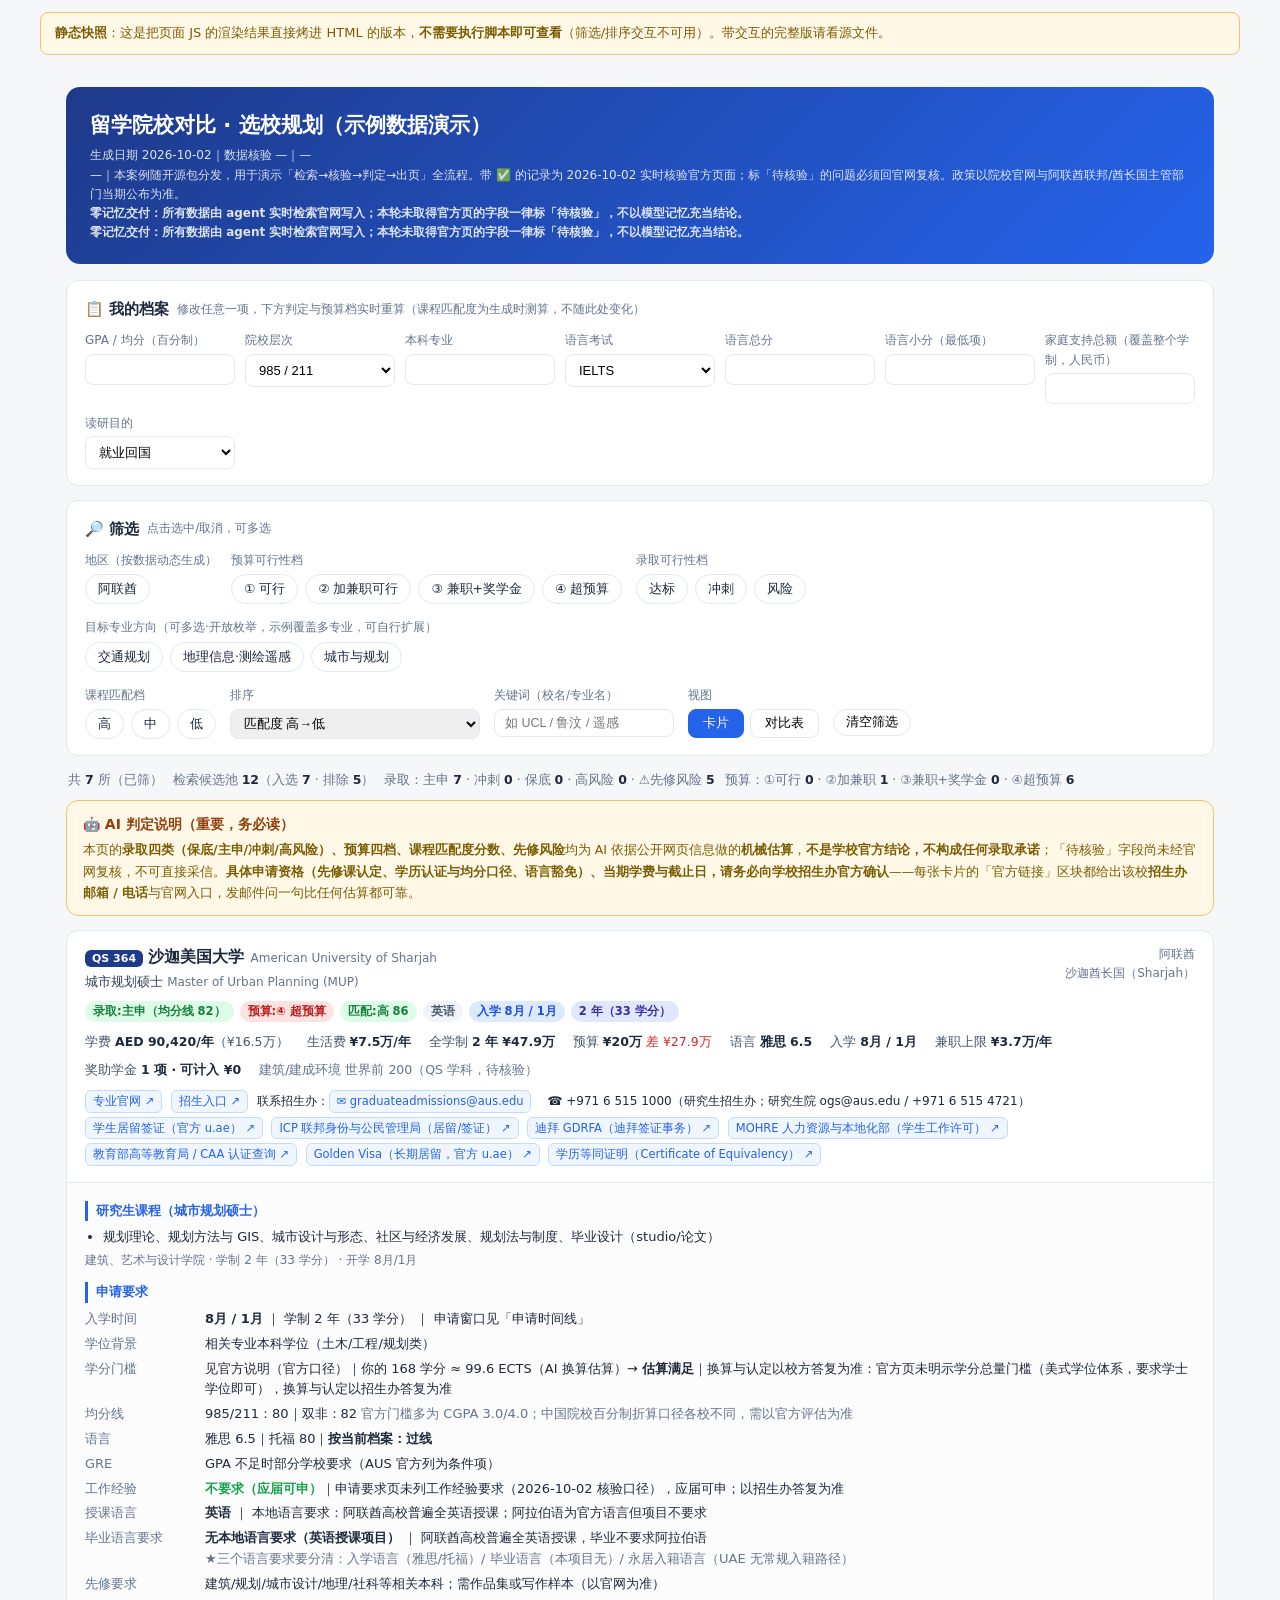
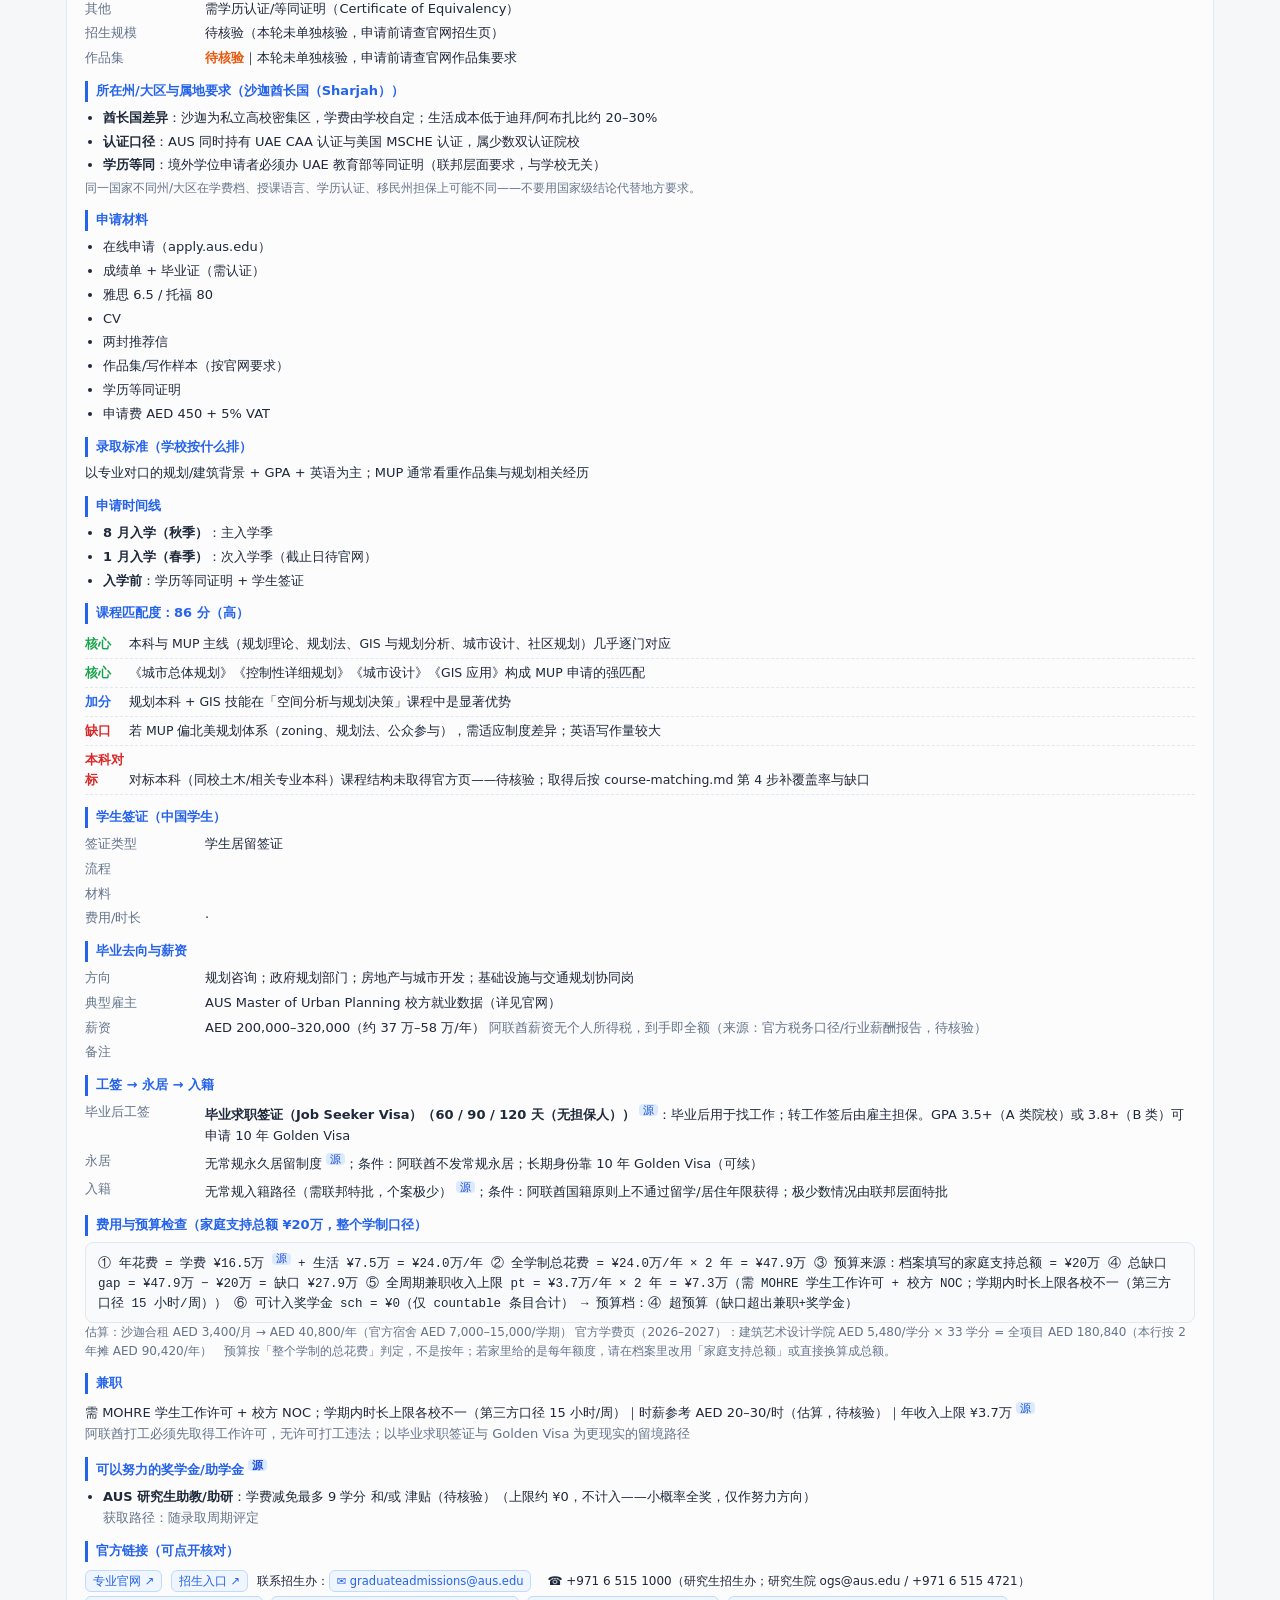
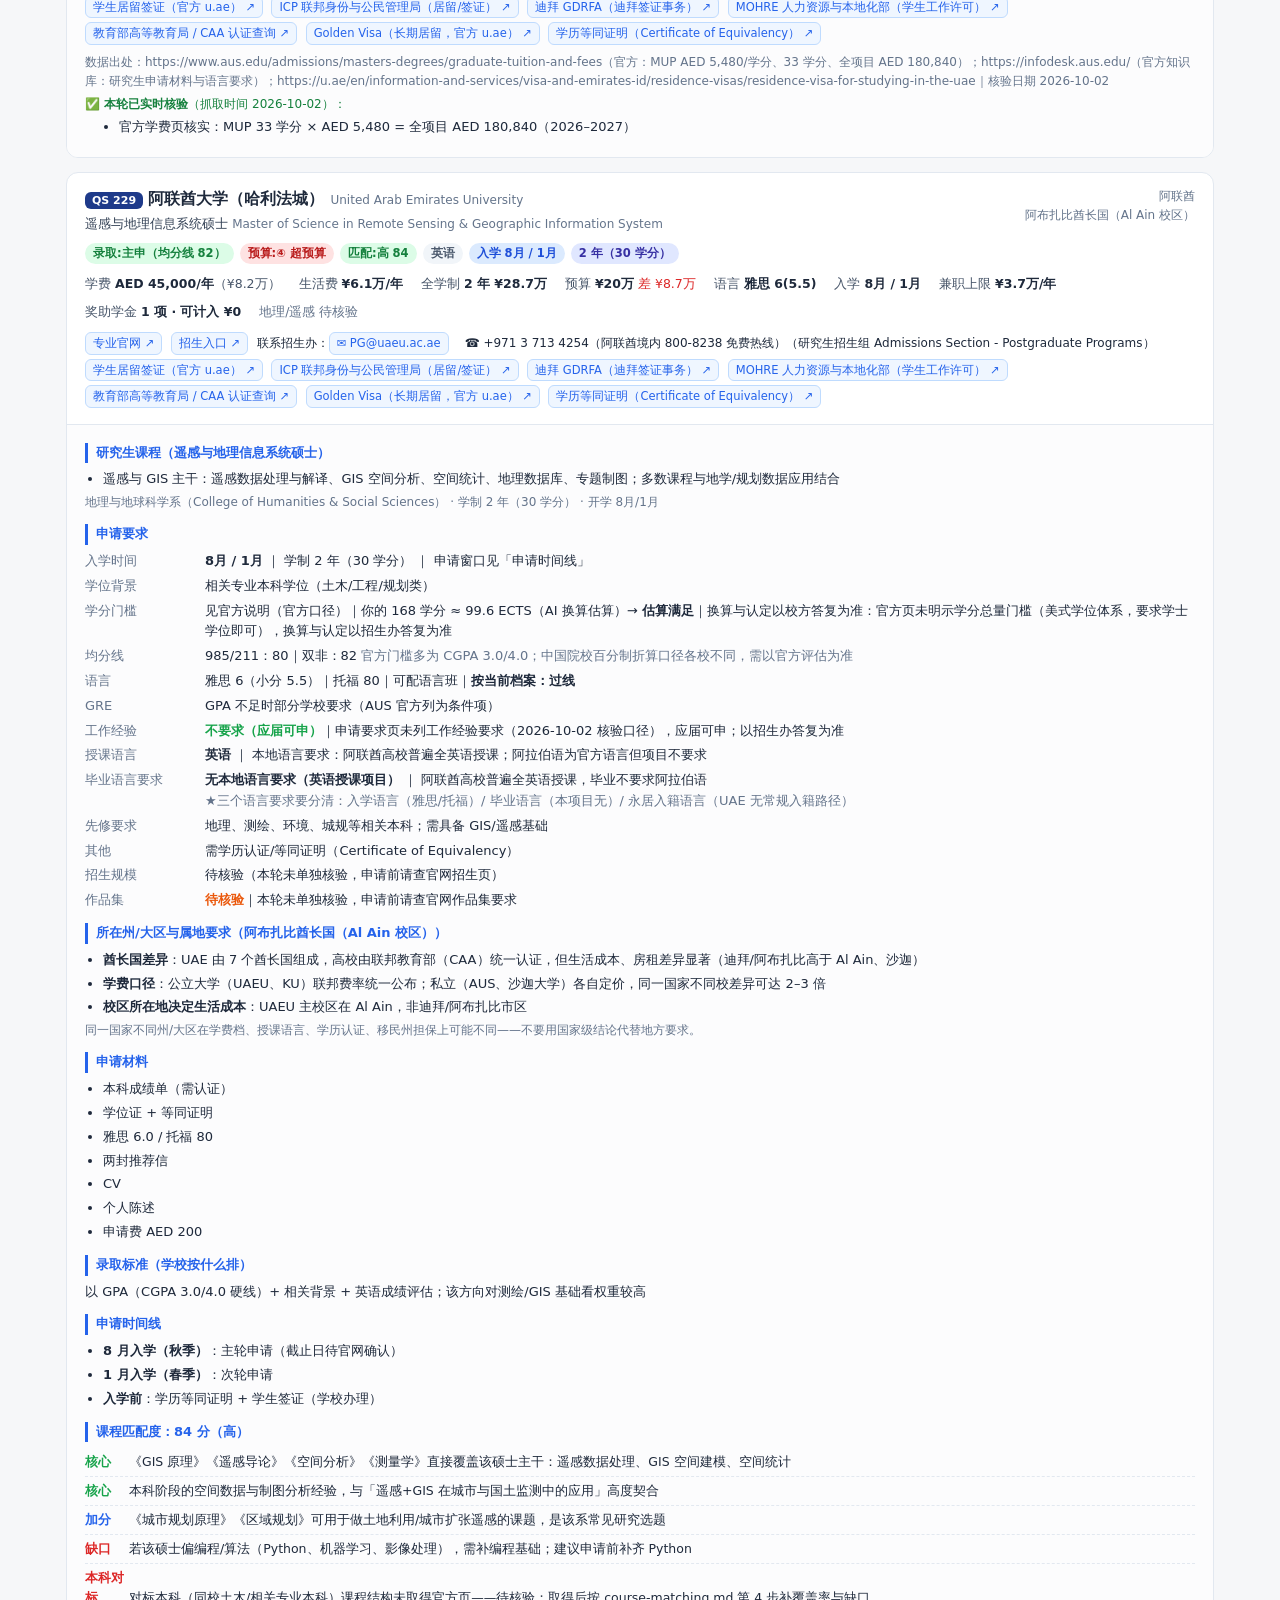
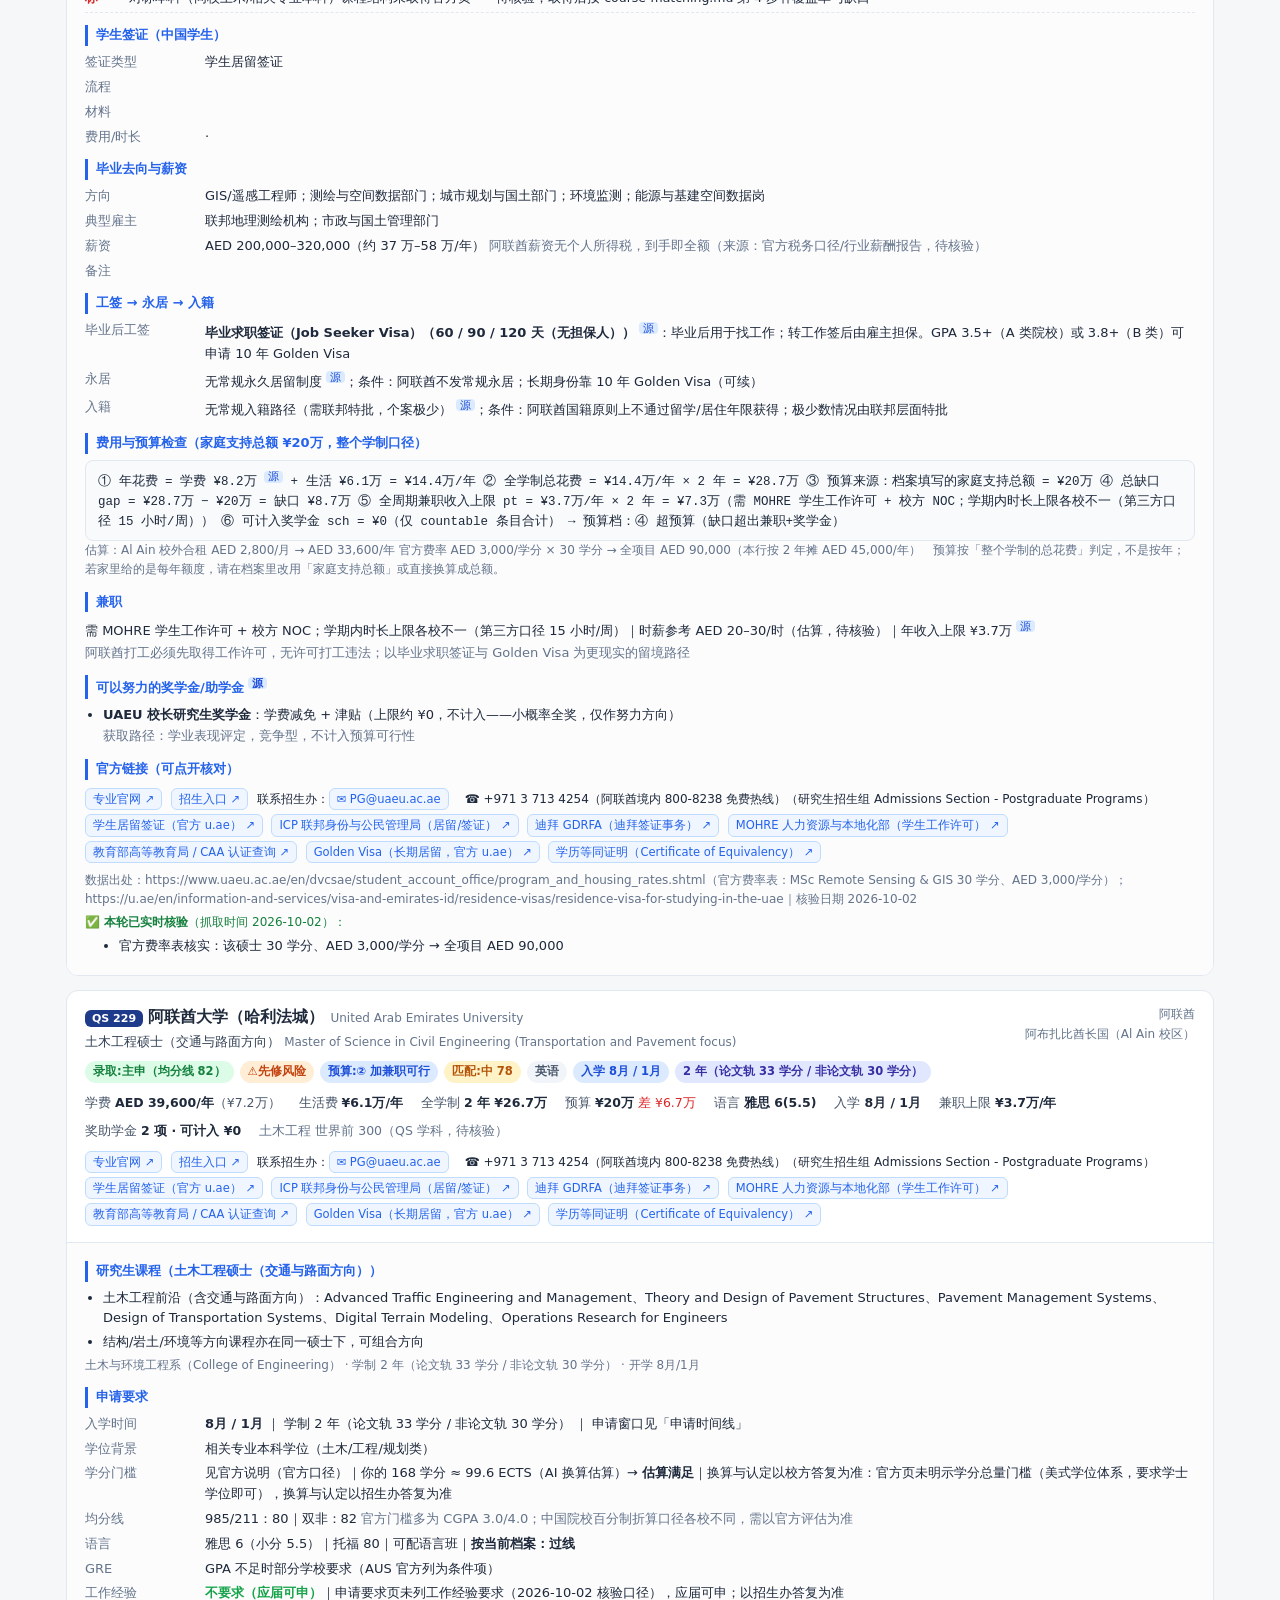
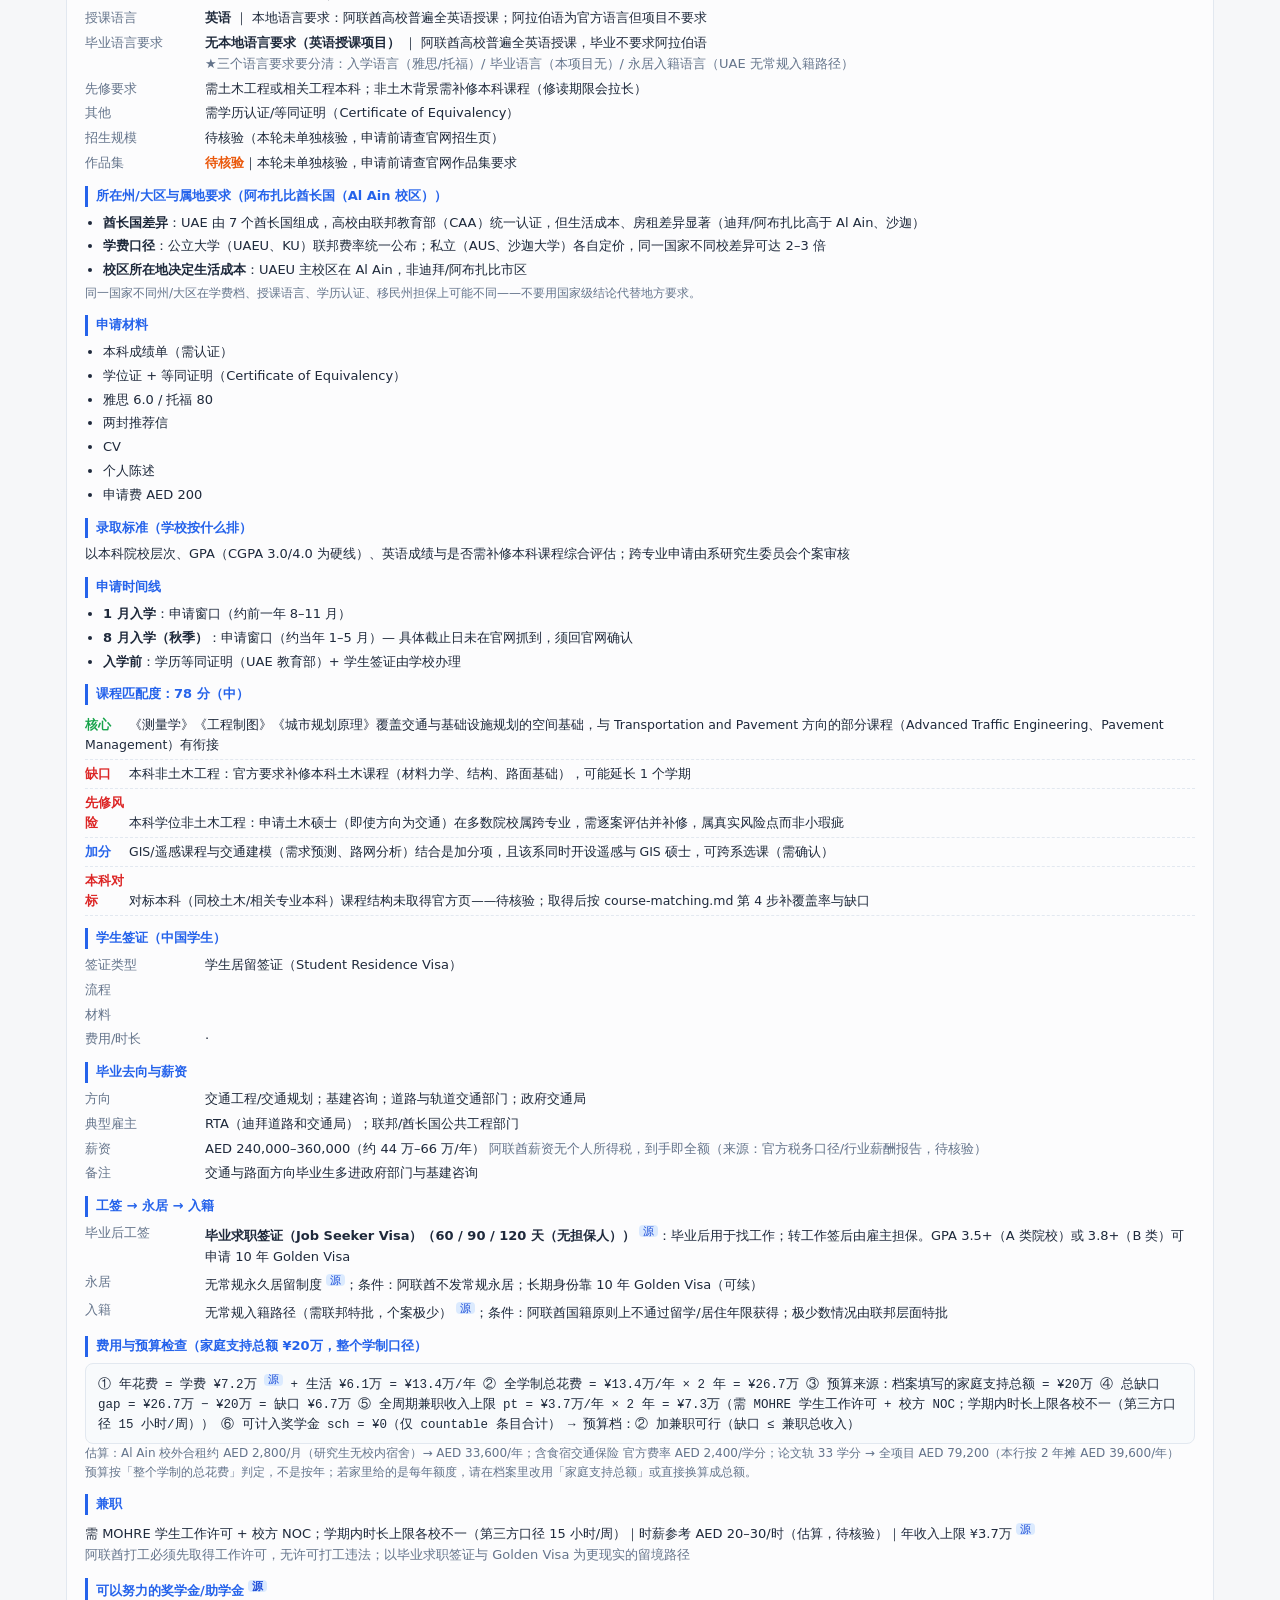
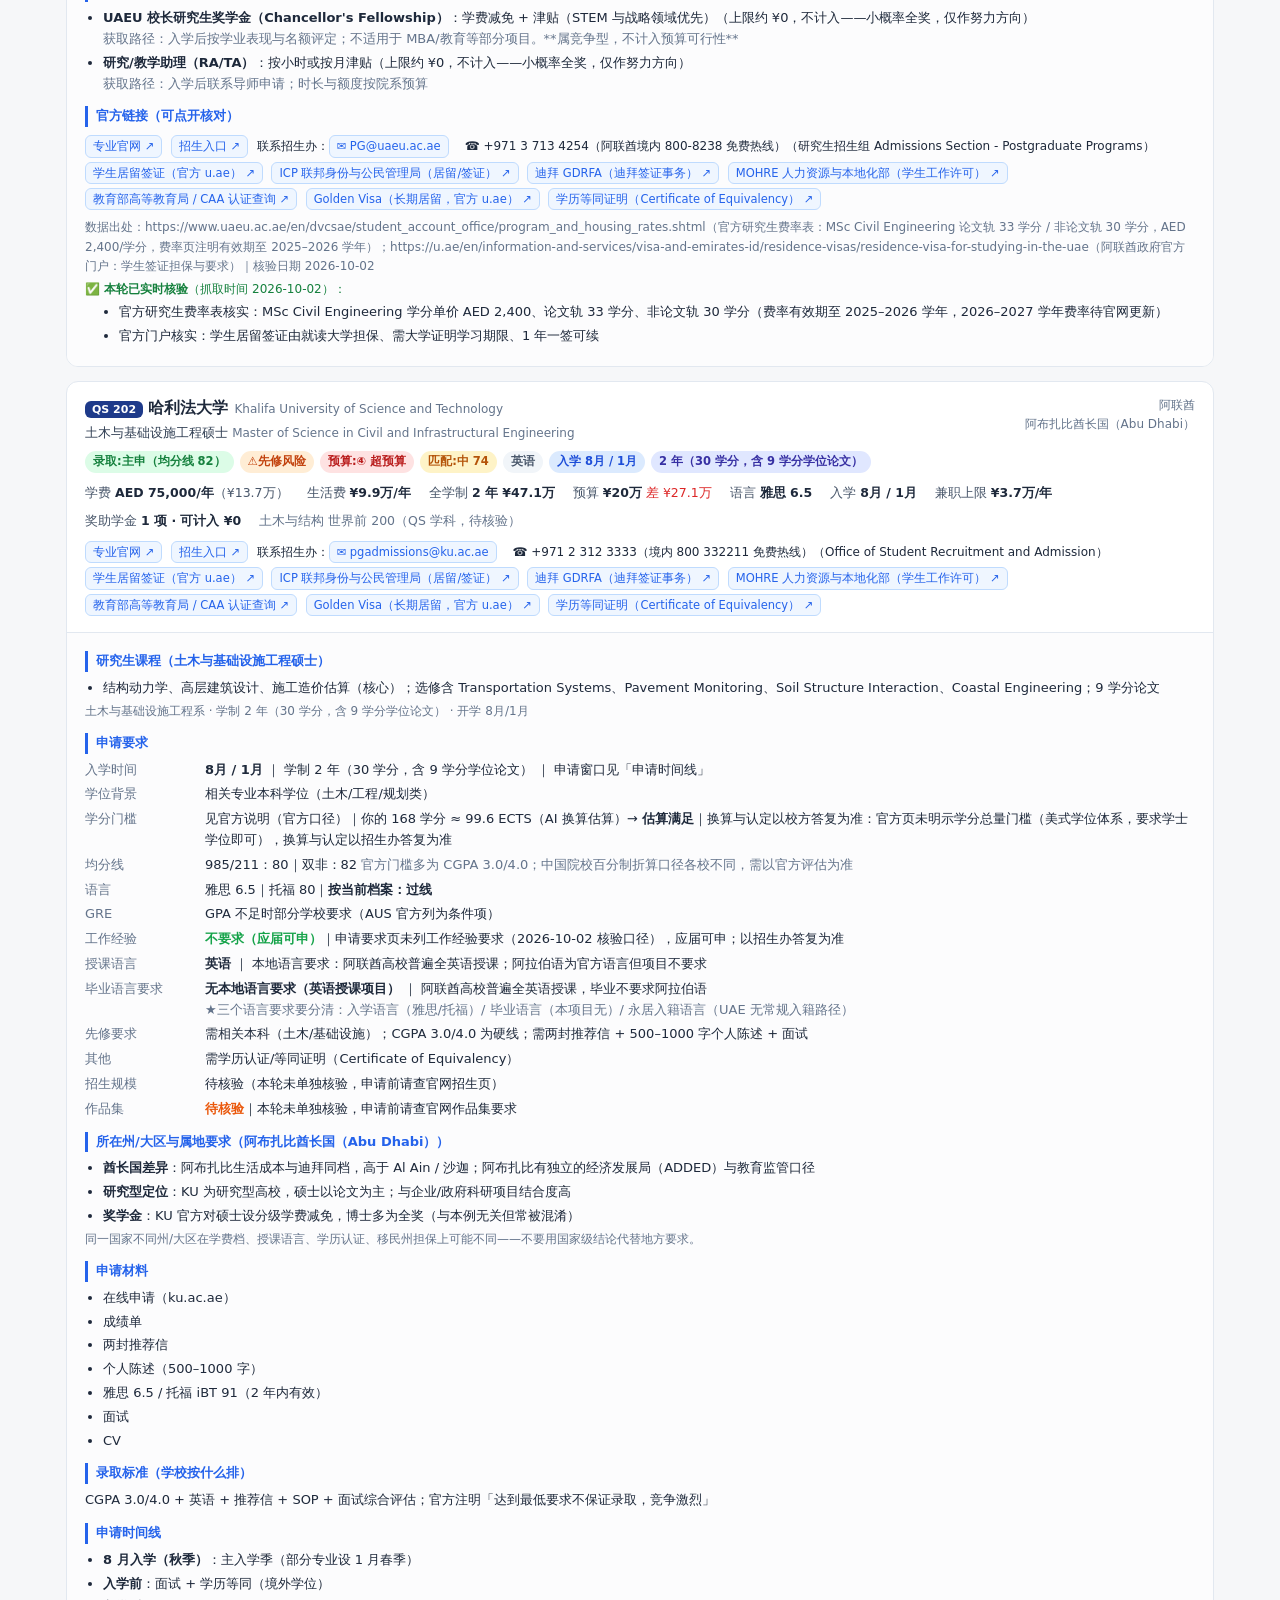
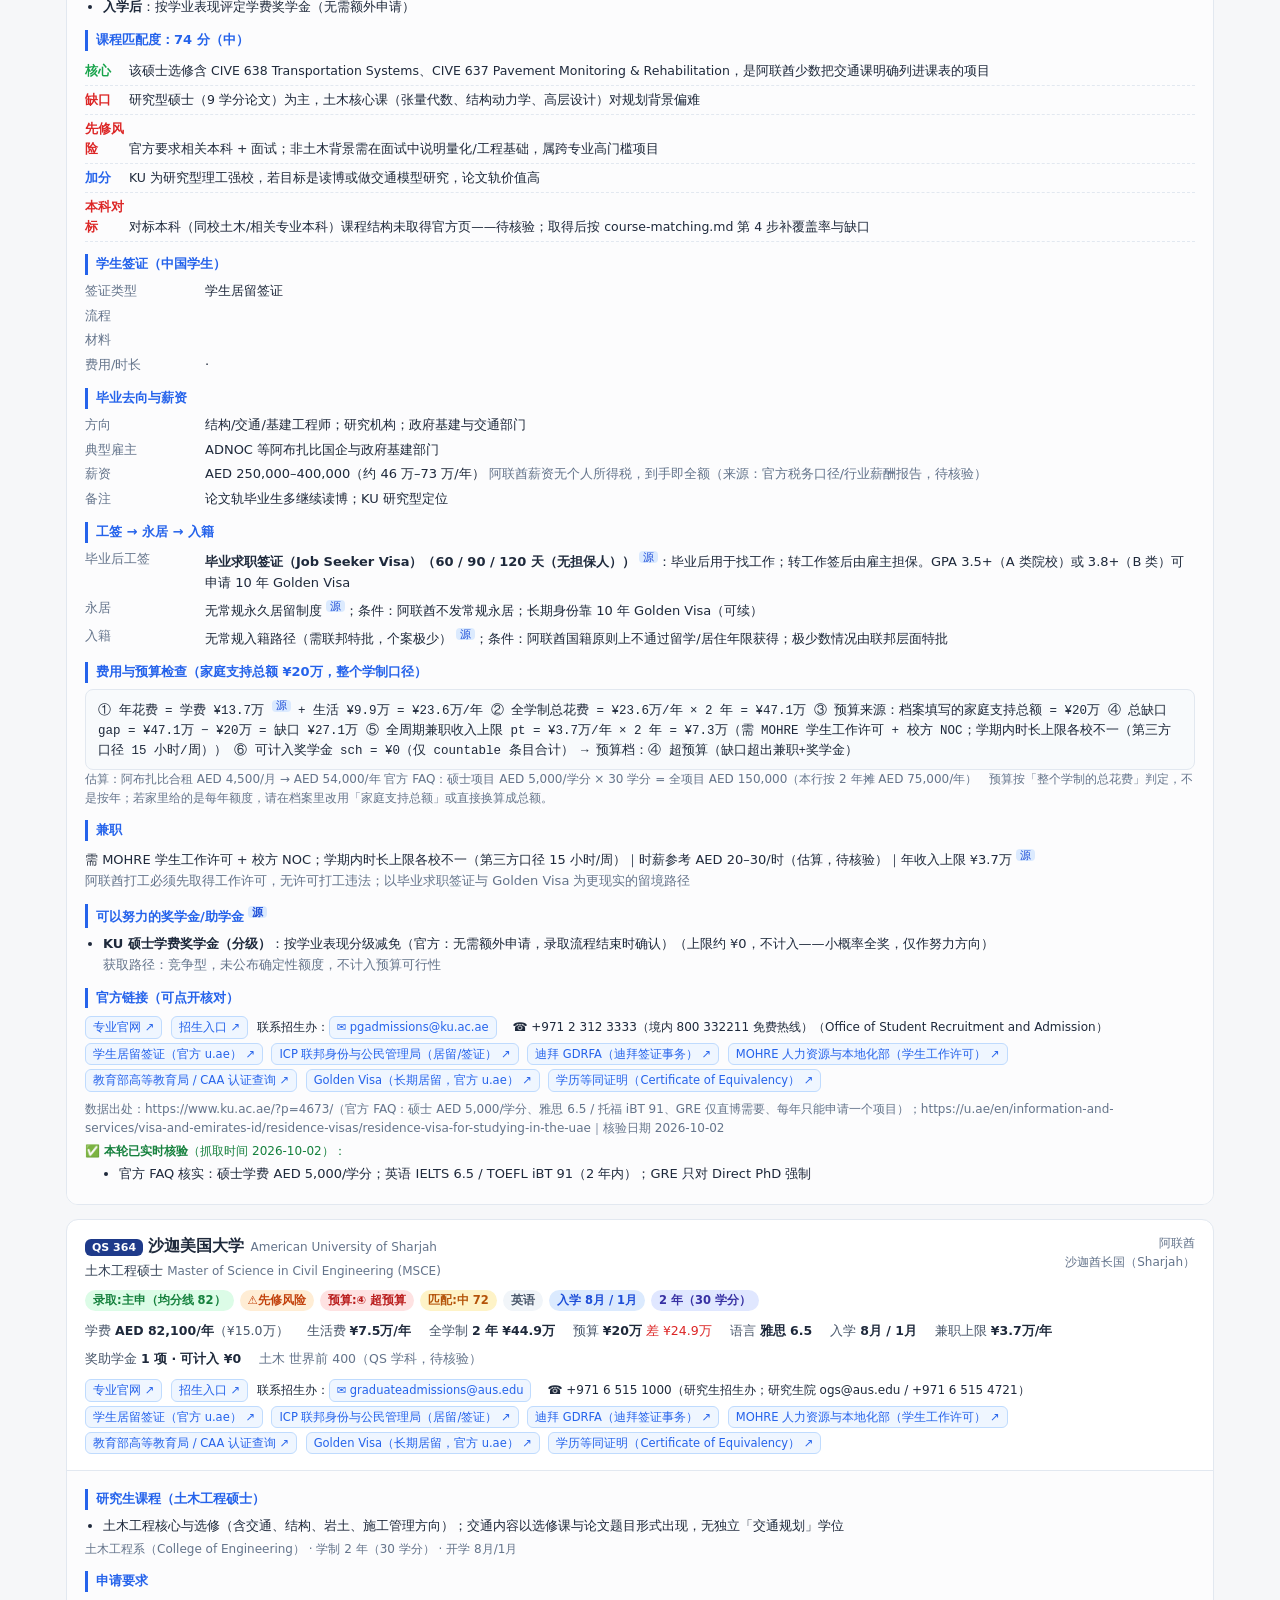
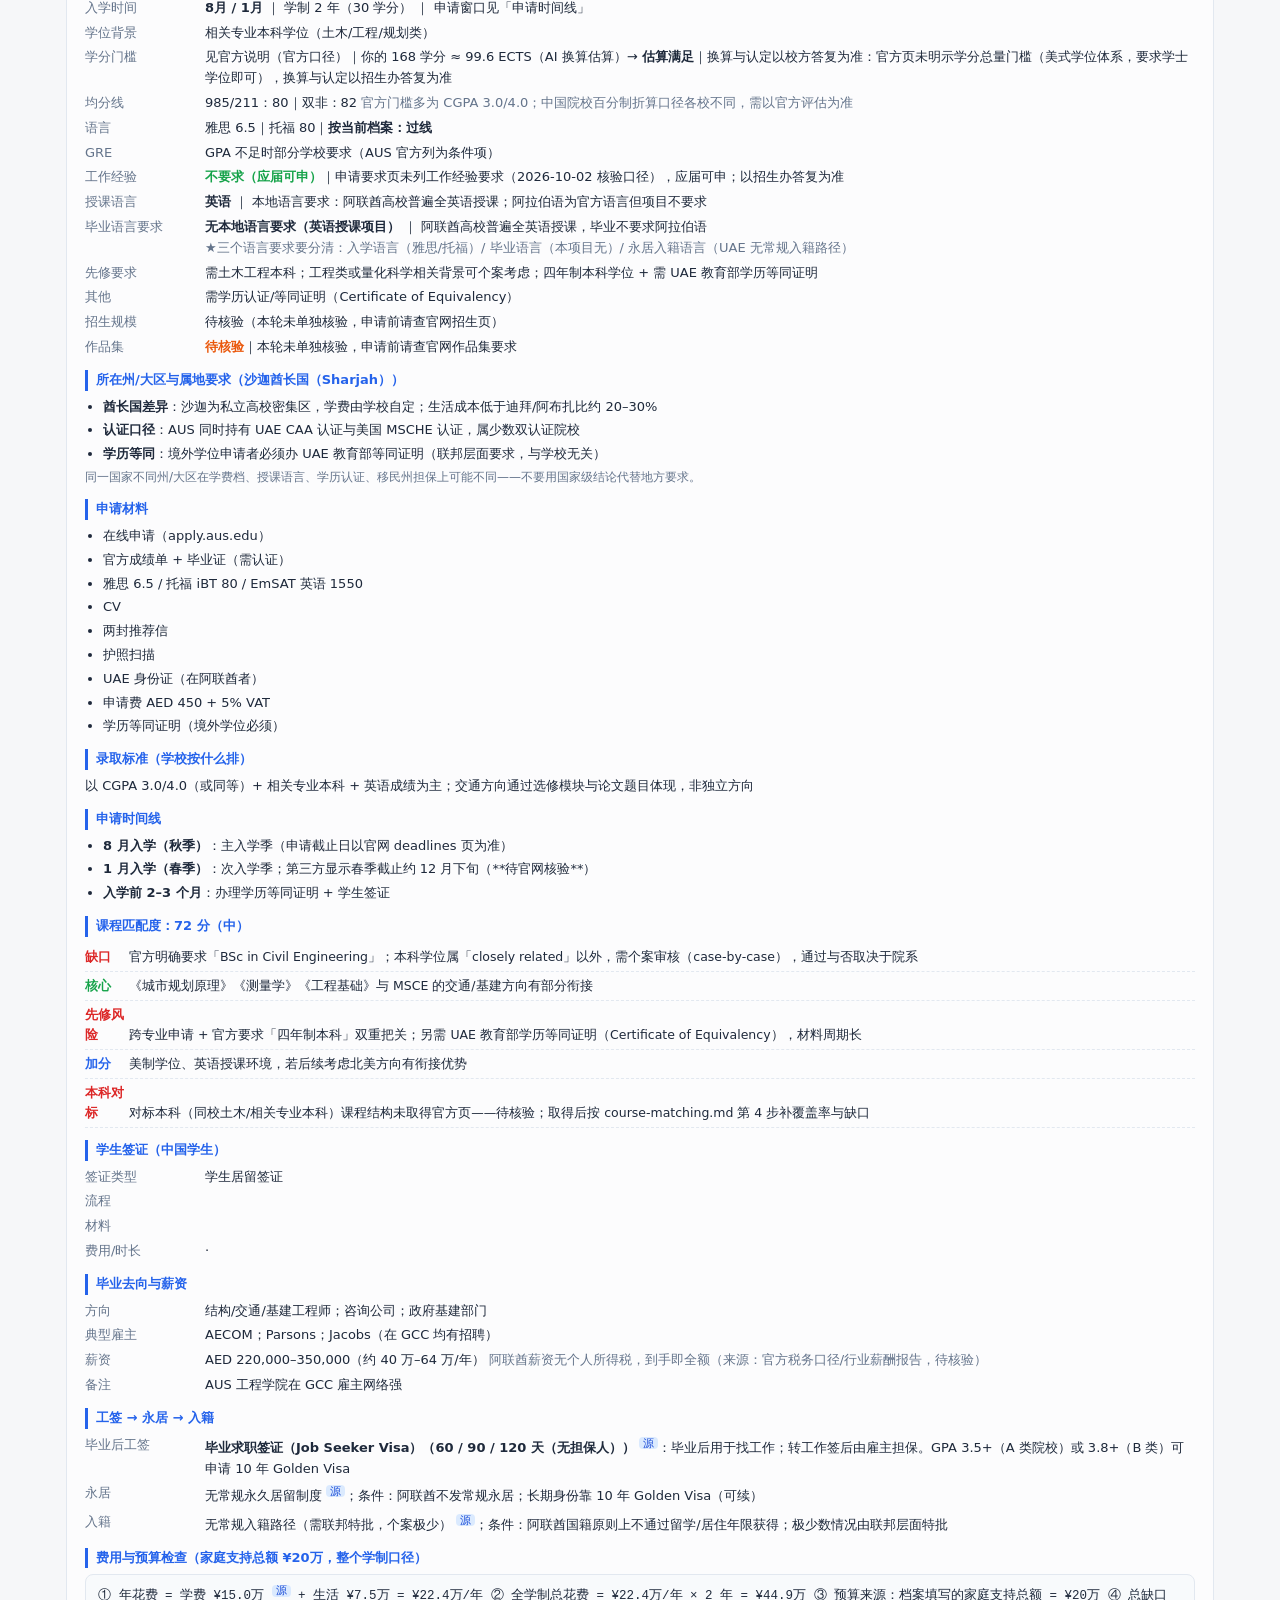
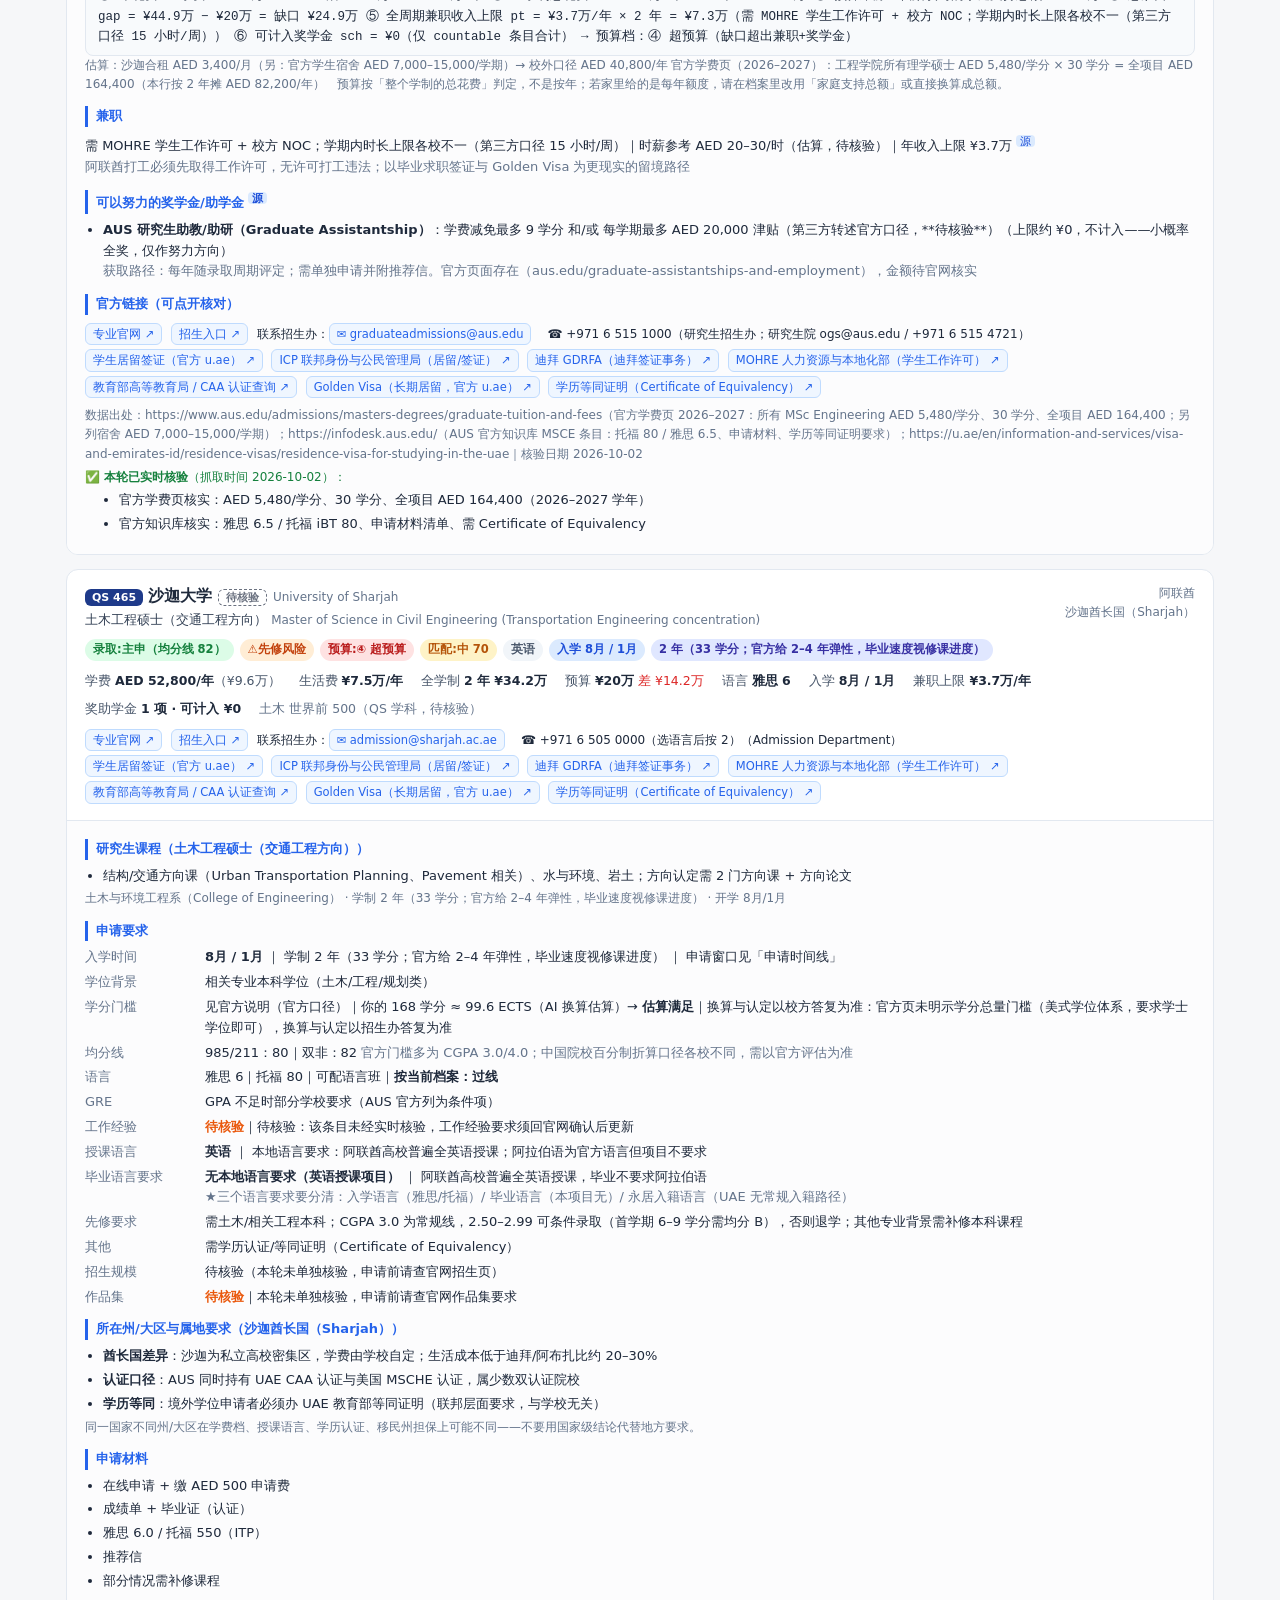
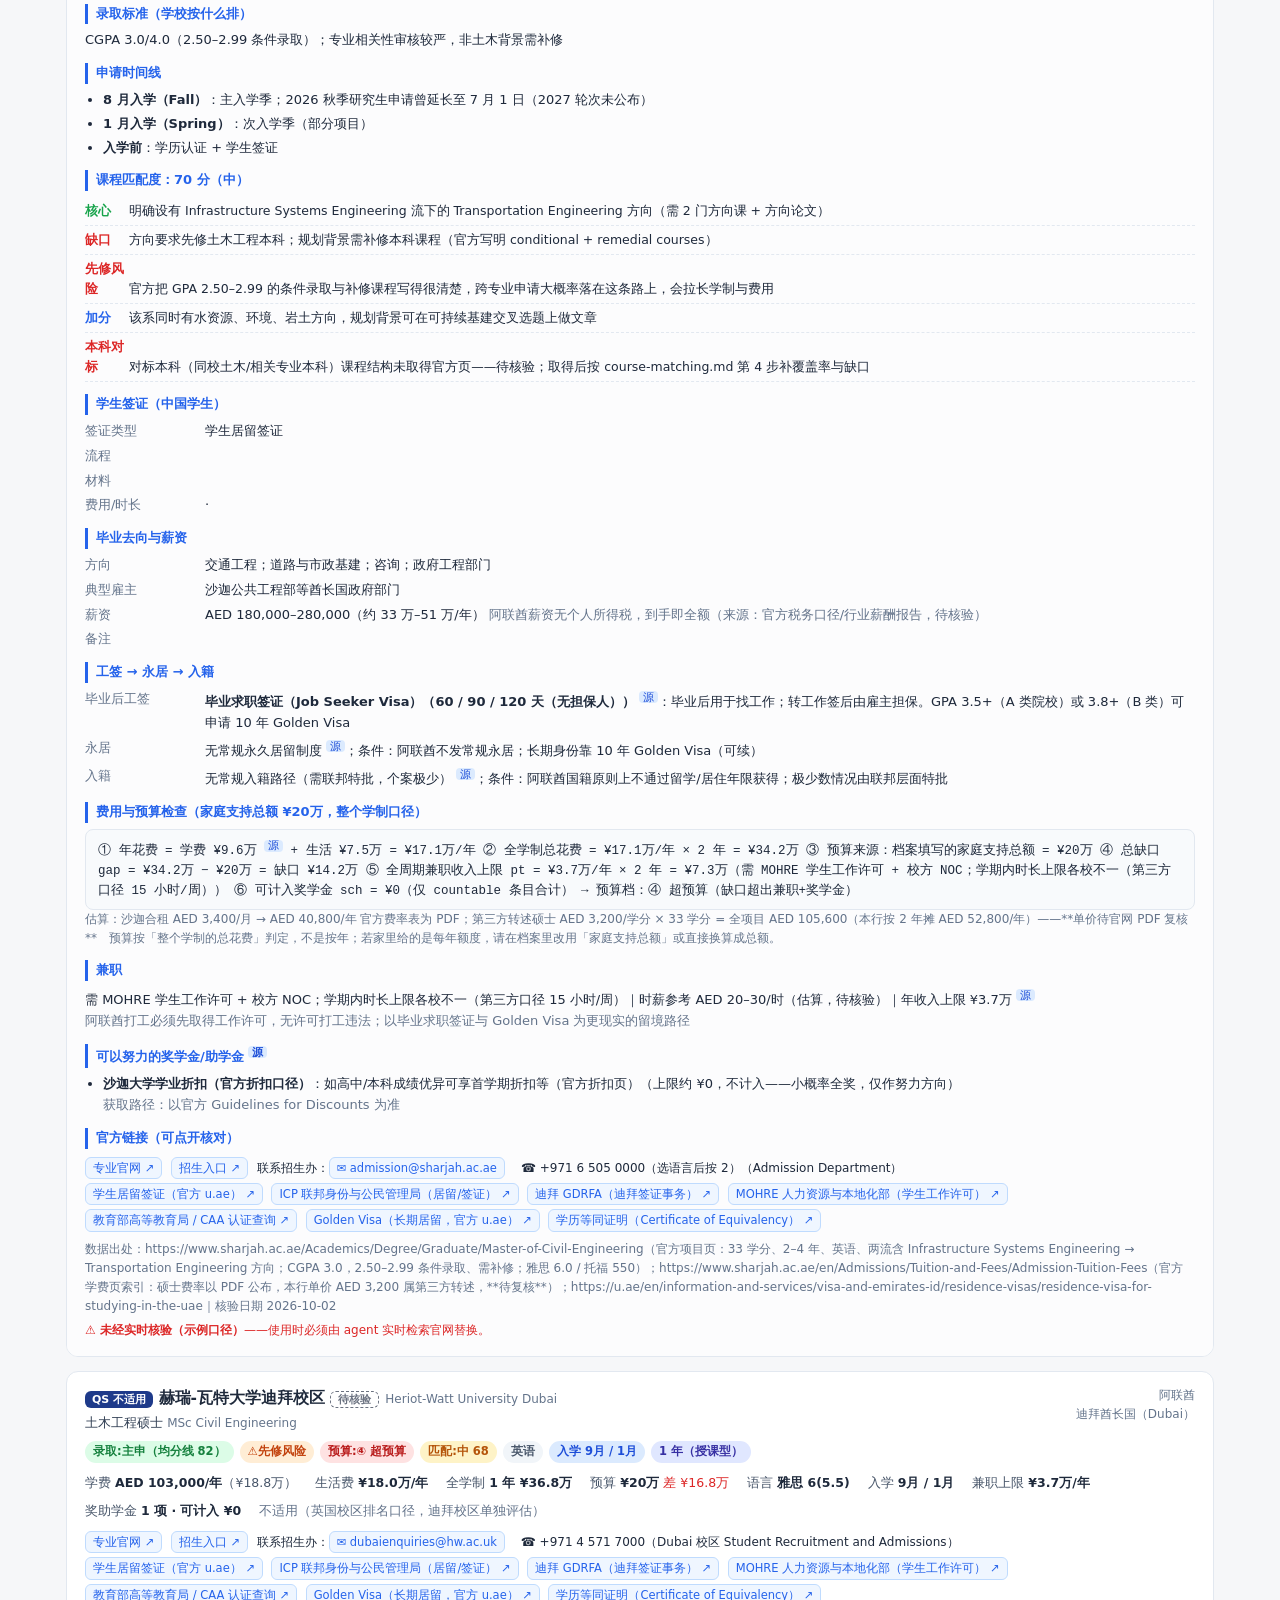
<file: examples/uae-transportation/result-static.html>
<!DOCTYPE html>
<html lang="zh-CN">
<head>
<meta charset="utf-8">
<meta name="viewport" content="width=device-width,initial-scale=1">
<title>留学院校对比 · 选校规划（静态快照）</title>
<style>
:root{--bg:#f6f7f9;--card:#ffffff;--ink:#1e293b;--sub:#64748b;--line:#e2e8f0;--blue:#2563eb;--green:#16a34a;--amber:#d97706;--red:#dc2626;--orange:#ea580c;--gray:#6b7280}
*{box-sizing:border-box;margin:0;padding:0}
body{font-family:system-ui,-apple-system,"Segoe UI","Microsoft YaHei",sans-serif;background:var(--bg);color:var(--ink);font-size:14px;line-height:1.6}
.wrap{max-width:1180px;margin:0 auto;padding:20px 16px 60px}
header{background:linear-gradient(135deg,#1e3a8a,#2563eb);color:#fff;border-radius:14px;padding:22px 24px;margin-bottom:16px}
header h1{font-size:21px;margin-bottom:4px}
header .meta{font-size:12px;opacity:.85}
.badge{display:inline-block;padding:1px 8px;border-radius:99px;font-size:11.5px;font-weight:600;line-height:1.7;white-space:nowrap}
.b-green{background:#dcfce7;color:#15803d}.b-blue{background:#dbeafe;color:#1d4ed8}.b-amber{background:#fef3c7;color:#b45309}.b-red{background:#fee2e2;color:#b91c1c}.b-orange{background:#ffedd5;color:#c2410c}.b-gray{background:#f1f5f9;color:#475569}.b-navy{background:#e0e7ff;color:#3730a3}
.card{background:var(--card);border:1px solid var(--line);border-radius:12px;padding:16px 18px;margin-bottom:14px}
h2{font-size:15px;margin-bottom:10px;display:flex;align-items:center;gap:8px}
h2 .hint{font-weight:400;font-size:12px;color:var(--sub)}
.grid{display:grid;gap:12px}
.pg{display:grid;grid-template-columns:repeat(auto-fit,minmax(150px,1fr));gap:10px}
.pg label{font-size:12px;color:var(--sub);display:block;margin-bottom:3px}
.pg input,.pg select{width:100%;padding:7px 9px;border:1px solid var(--line);border-radius:8px;font-size:13px;background:#fff}
.chips{display:flex;flex-wrap:wrap;gap:7px}
.chip{padding:4px 12px;border-radius:99px;border:1px solid var(--line);background:#fff;cursor:pointer;font-size:12.5px;user-select:none}
.chip.on{background:var(--blue);border-color:var(--blue);color:#fff}
.frow{display:flex;flex-wrap:wrap;gap:14px;align-items:flex-start}
.fblock{min-width:130px}
.fblock .fl{font-size:11.5px;color:var(--sub);margin-bottom:5px}
select.sort{padding:6px 9px;border:1px solid var(--line);border-radius:8px;font-size:12.5px}
input.q{padding:6px 10px;border:1px solid var(--line);border-radius:8px;font-size:12.5px;width:180px}
.stats{display:flex;flex-wrap:wrap;gap:10px;font-size:12.5px;color:var(--sub);margin:10px 2px}
.stats b{color:var(--ink)}
.sch{border:1px solid var(--line);border-radius:12px;background:#fff;margin-bottom:14px;overflow:hidden}
.sch-h{padding:14px 18px;cursor:pointer}
.sch-h:hover{background:#f8fafc}
.sch-top{display:flex;justify-content:space-between;align-items:flex-start;gap:10px}
.sch-name{font-size:15.5px;font-weight:700}
.sch-name .en{font-weight:400;font-size:12px;color:var(--sub);margin-left:6px}
.sch-prog{font-size:13px;color:#334155;margin-top:2px}
.sch-prog .en{color:var(--sub);font-size:12px}
.sch-badges{display:flex;flex-wrap:wrap;gap:6px;margin-top:8px;align-items:center}
.sch-facts{display:flex;flex-wrap:wrap;gap:8px 18px;margin-top:10px;font-size:12.5px;color:#475569}
.sch-facts b{color:var(--ink);font-weight:600}
.qs{font-size:11px;font-weight:700;background:#1e3a8a;color:#fff;border-radius:6px;padding:2px 7px;white-space:nowrap}
.warn-verify{font-size:11px;color:var(--gray);border:1px dashed var(--gray);border-radius:6px;padding:1px 7px}
.lnk{font-size:11.5px;color:var(--blue);text-decoration:none;border:1px solid #bfdbfe;border-radius:6px;padding:1px 7px;margin:2px 4px 2px 0;display:inline-block;background:#eff6ff;white-space:nowrap}
.lnk:hover{background:#dbeafe}
.srcmark{font-size:10.5px;color:#1d4ed8;background:#dbeafe;border-radius:4px;padding:0 4px;text-decoration:none;vertical-align:super}
.srcmark:hover{background:#bfdbfe}
.sch-d{display:none;border-top:1px solid var(--line);padding:6px 18px 16px;background:#fcfcfd}
.sch.open .sch-d{display:block}
.dsec{margin-top:12px}
.dsec h4{font-size:13px;color:var(--blue);margin-bottom:6px;padding-left:8px;border-left:3px solid var(--blue)}
.dsec ul{padding-left:18px;font-size:13px}
.dsec ul li{margin:3px 0}
.dsec p{font-size:13px}
.kv{display:grid;grid-template-columns:110px 1fr;gap:4px 10px;font-size:13px}
.kv .k{color:var(--sub)}
.match-line{font-size:12.5px;padding:4px 0;border-bottom:1px dashed var(--line)}
.match-line .t{display:inline-block;width:44px;font-weight:600}
.t-core{color:var(--green)}.t-bonus{color:var(--blue)}.t-gap{color:var(--red)}
.calc{background:#f8fafc;border:1px solid var(--line);border-radius:8px;padding:8px 12px;font-size:12.5px;font-family:ui-monospace,Consolas,monospace}
table.cmp{width:100%;border-collapse:collapse;font-size:12.5px;background:#fff}
table.cmp th,table.cmp td{border:1px solid var(--line);padding:7px 9px;text-align:left;vertical-align:top}
table.cmp th{background:#f1f5f9;font-size:12px;white-space:nowrap}
table.cmp tr:hover td{background:#f8fafc}
footer{margin-top:26px;font-size:11.5px;color:var(--sub);border-top:1px solid var(--line);padding-top:12px}
.viewbtns{display:flex;gap:6px}
.viewbtns button{padding:5px 14px;border:1px solid var(--line);background:#fff;border-radius:8px;cursor:pointer;font-size:12.5px}
.viewbtns button.on{background:var(--blue);color:#fff;border-color:var(--blue)}
#tblView{display:none}
.empty{padding:30px;text-align:center;color:var(--sub)}
/* ═══ 与上轮比对卡片 ═══ */
.difftop{display:flex;flex-wrap:wrap;gap:8px;align-items:center;margin-bottom:10px}
.diffkpi{display:flex;flex-direction:column;gap:1px;border:1px solid var(--line);border-radius:9px;padding:6px 12px;background:#f8fafc;min-width:92px}
.diffkpi b{font-size:17px;line-height:1.3}
.diffkpi span{font-size:11px;color:var(--sub)}
.k-add{color:var(--green)}.k-del{color:var(--red)}.k-chg{color:var(--amber)}.k-zero{color:var(--sub)}
.cbar{height:8px;border-radius:4px;background:#eef2f7;position:relative;min-width:70px}
.cbar i{position:absolute;top:0;height:8px;border-radius:4px;display:block}
.cb-old{background:#94a3b8}.cb-new{background:var(--blue)}.cb-up{background:var(--green)}.cb-dn{background:var(--red)}
.diffsec{margin-top:14px;padding-top:10px;border-top:1px dashed var(--line)}
.diffsec h3{font-size:13px;color:var(--blue);margin-bottom:6px;padding-left:8px;border-left:3px solid var(--blue)}
.difftbl td.old{color:var(--sub);text-decoration:line-through;text-decoration-color:#cbd5e1}
.difftbl td.now{color:var(--ink);font-weight:600}
.diffdetails{margin-top:8px}
.diffdetails>summary{cursor:pointer;font-size:12.5px;color:var(--blue);padding:4px 0;user-select:none}
.diffrow{border:1px solid var(--line);border-radius:9px;padding:8px 12px;margin-bottom:7px;background:#fcfcfd}
.diffrow .ttl{font-size:13px;font-weight:600;margin-bottom:4px}
.diffalert{border:1px solid #f0c36d;background:#fff8e6;border-radius:10px;padding:10px 14px;margin-bottom:10px;font-size:12.5px;color:#7a5b00}
.diffalert b{color:#92400e}
.diffok{border:1px solid #bbf7d0;background:#f0fdf4;border-radius:10px;padding:10px 14px;margin-bottom:10px;font-size:12.5px;color:#166534}
.chipx{display:inline-block;border-radius:6px;padding:1px 7px;margin:2px 4px 2px 0;font-size:11.5px}
@media print{.diffdetails{display:none}.sch-d{display:block!important}.chips,.viewbtns,.pg{display:none}}
</style>
</head>
<body>
<div style="max-width:1200px;margin:12px auto;padding:10px 14px;border:1px solid #f0c36d;background:#fff8e6;border-radius:8px;font-size:13px;color:#7a5b00"><b>静态快照</b>：这是把页面 JS 的渲染结果直接烤进 HTML 的版本，<b>不需要执行脚本即可查看</b>（筛选/排序交互不可用）。带交互的完整版请看源文件。</div>

<div class="wrap">

<header>
  <h1>留学院校对比 · 选校规划（示例数据演示）</h1>
  <div class="meta" id="metaLine">生成日期 2026-10-02｜数据核验 —｜—<br>—｜本案例随开源包分发，用于演示「检索→核验→判定→出页」全流程。带 ✅ 的记录为 2026-10-02 实时核验官方页面；标「待核验」的问题必须回官网复核。政策以院校官网与阿联酋联邦/酋长国主管部门当期公布为准。<br><b>零记忆交付：所有数据由 agent 实时检索官网写入；本轮未取得官方页的字段一律标「待核验」，不以模型记忆充当结论。</b><br><b>零记忆交付：所有数据由 agent 实时检索官网写入；本轮未取得官方页的字段一律标「待核验」，不以模型记忆充当结论。</b></div>
</header>

<!-- ═══ 我的档案（可编辑，改完实时重算判定） ═══ -->
<div class="card">
  <h2>📋 我的档案 <span class="hint">修改任意一项，下方判定与预算档实时重算（课程匹配度为生成时测算，不随此处变化）</span></h2>
  <div class="pg">
    <div><label>GPA / 均分（百分制）</label><input type="number" id="fGpa" step="0.5"></div>
    <div><label>院校层次</label><select id="fTier"><option value="tier1">985 / 211</option><option value="tier2">双非 / 普通本科</option></select></div>
    <div><label>本科专业</label><input id="fMajor"></div>
    <div><label>语言考试</label><select id="fLangTest"><option>IELTS</option><option>TOEFL</option></select></div>
    <div><label>语言总分</label><input type="number" id="fLang" step="0.5"></div>
    <div><label>语言小分（最低项）</label><input type="number" id="fLangMin" step="0.5"></div>
    <div><label>家庭支持总额（覆盖整个学制，人民币）</label><input type="number" id="fBudget" step="10000"></div>
    <div><label>读研目的</label><select id="fGoal"><option>就业回国</option><option>留当地工作</option><option>移民</option><option>读博跳板</option></select></div>
  </div>
</div>

<!-- ═══ 筛选器 ═══ -->
<div class="card">
  <h2>🔎 筛选 <span class="hint">点击选中/取消，可多选</span></h2>
  <div class="frow">
    <div class="fblock"><div class="fl">地区（按数据动态生成）</div><div class="chips" id="cRegion"><span class="chip" data-v="阿联酋">阿联酋</span></div></div>
    <div class="fblock"><div class="fl">预算可行性档</div><div class="chips" id="cBudget"><span class="chip" data-v="① 可行">① 可行</span><span class="chip" data-v="② 加兼职可行">② 加兼职可行</span><span class="chip" data-v="③ 兼职+奖学金">③ 兼职+奖学金</span><span class="chip" data-v="④ 超预算">④ 超预算</span></div></div>
    <div class="fblock"><div class="fl">录取可行性档</div><div class="chips" id="cAdmit"><span class="chip" data-v="达标">达标</span><span class="chip" data-v="冲刺">冲刺</span><span class="chip" data-v="风险">风险</span></div></div>
    <div class="fblock" style="flex:1 1 100%"><div class="fl">目标专业方向（可多选·开放枚举，示例覆盖多专业，可自行扩展）</div><div class="chips" id="cField"><span class="chip" data-v="交通规划">交通规划</span><span class="chip" data-v="地理信息·测绘遥感">地理信息·测绘遥感</span><span class="chip" data-v="城市与规划">城市与规划</span></div></div>
    <div class="fblock"><div class="fl">课程匹配档</div><div class="chips" id="cMatch"><span class="chip" data-v="高">高</span><span class="chip" data-v="中">中</span><span class="chip" data-v="低">低</span></div></div>
    <div class="fblock"><div class="fl">排序</div>
      <select class="sort" id="fSort">
        <option value="match">匹配度 高→低</option>
        <option value="admit">志愿顺序 保底→主申→冲刺→高风险</option>
        <option value="budget">预算档 ①→④（省钱优先）</option>
        <option value="cost">全学制总花费 低→高</option>
        <option value="qs">QS 排名 高→低</option>
        <option value="pt">兼职收入上限 高→低</option>
        <option value="sch">可计入奖学金上限 高→低</option>
      </select>
    </div>
    <div class="fblock"><div class="fl">关键词（校名/专业名）</div><input class="q" id="fQ" placeholder="如 UCL / 鲁汶 / 遥感"></div>
    <div class="fblock"><div class="fl">视图</div><div class="viewbtns"><button id="vCard" class="on">卡片</button><button id="vTable">对比表</button></div></div>
    <div class="fblock"><div class="fl">&nbsp;</div><button class="chip" id="fReset">清空筛选</button></div>
  </div>
</div>

<div class="stats" id="stats"><span>共 <b>7</b> 所（已筛）</span><span>检索候选池 <b>12</b>（入选 <b>7</b> · 排除 <b>5</b>）</span><span>录取：主申 <b>7</b> · 冲刺 <b>0</b> · 保底 <b>0</b> · 高风险 <b>0</b> · ⚠先修风险 <b>5</b></span><span>预算：①可行 <b>0</b> · ②加兼职 <b>1</b> · ③兼职+奖学金 <b>0</b> · ④超预算 <b>6</b></span></div>

<!-- ═══ 与上轮比对（compare_results.js → build.js 注入 payload.diff；无 diff 时整块隐藏）═══ -->
<div class="card" id="diffCard" style="display:none">
  <h2>🔁 与上轮比对 <span class="hint" id="diffSub"></span>
    <button class="chip" id="diffToggle" style="float:right;margin-left:8px">收起</button></h2>
  <div id="diffBody"></div>
</div>

<!-- ═══ AI 判定免责声明（静态渲染，无 JS 也可见）═══ -->
<div class="card" style="border:1px solid #f0c36d;background:#fff8e6;padding:12px 16px">
  <b style="color:#92400e">🤖 AI 判定说明（重要，务必读）</b>
  <p style="font-size:12.5px;color:#7a5b00;margin-top:4px;line-height:1.7">
    本页的<b>录取四类（保底/主申/冲刺/高风险）、预算四档、课程匹配度分数、先修风险</b>均为 AI 依据公开网页信息做的<b>机械估算</b>，<b>不是学校官方结论，不构成任何录取承诺</b>；「待核验」字段尚未经官网复核，不可直接采信。<b>具体申请资格（先修课认定、学历认证与均分口径、语言豁免）、当期学费与截止日，请务必向学校招生办官方确认</b>——每张卡片的「官方链接」区块都给出该校<b>招生办邮箱 / 电话</b>与官网入口，发邮件问一句比任何估算都可靠。</p>
</div>

<!-- ═══ 卡片视图 ═══ -->
<div id="cardView"><div class="sch open" data-id="aus-mup">
  <div class="sch-h">
    <div class="sch-top"><div>
      <div class="sch-name"><span class="qs">QS 364</span> 沙迦美国大学<span class="en">American University of Sharjah</span></div>
      <div class="sch-prog">城市规划硕士 <span class="en">Master of Urban Planning (MUP)</span></div>
    </div><div style="color:var(--sub);font-size:12px;white-space:nowrap;text-align:right">阿联酋<br>沙迦酋长国（Sharjah）</div></div>
    <div class="sch-badges"><span class="badge b-green">录取:主申（均分线 82）</span><span class="badge b-red">预算:④ 超预算</span><span class="badge b-green">匹配:高 86</span><span class="badge b-gray">英语</span><span class="badge b-blue">入学 8月 / 1月</span><span class="badge b-navy">2 年（33 学分）</span></div>
    <div class="sch-facts">
      <span>学费 <b>AED 90,420/年</b>（¥16.5万）</span>
      <span>生活费 <b>¥7.5万/年</b></span>
      <span>全学制 <b>2 年 ¥47.9万</b></span>
      <span>预算 <b>¥20万</b> <span style="color:var(--red)">差 ¥27.9万</span></span>
      <span>语言 <b>雅思 6.5</b></span>
      <span>入学 <b>8月 / 1月</b></span>
      <span>兼职上限 <b>¥3.7万/年</b></span>
      <span>奖助学金 <b>1 项 · 可计入 ¥0</b></span>
      <span style="color:var(--sub)">建筑/建成环境 世界前 200（QS 学科，待核验）</span>
    </div>
    <div style="margin-top:8px"><a class="lnk" target="_blank" rel="noopener" onclick="event.stopPropagation()" href="https://www.aus.edu/caad/master-of-urban-planning">专业官网 ↗</a> <a class="lnk" target="_blank" rel="noopener" onclick="event.stopPropagation()" href="https://www.aus.edu/admissions/masters-degrees">招生入口 ↗</a> <span style="font-size:12px">联系招生办：<a class="lnk" href="mailto:graduateadmissions@aus.edu" onclick="event.stopPropagation()">✉ graduateadmissions@aus.edu</a>　<span style="font-size:12px">☎ +971 6 515 1000</span>（研究生招生办；研究生院 ogs@aus.edu / +971 6 515 4721）</span><br><a class="lnk" target="_blank" rel="noopener" onclick="event.stopPropagation()" href="https://u.ae/en/information-and-services/visa-and-emirates-id/residence-visas/residence-visa-for-studying-in-the-uae">学生居留签证（官方 u.ae） ↗</a> <a class="lnk" target="_blank" rel="noopener" onclick="event.stopPropagation()" href="https://icp.gov.ae/en/">ICP 联邦身份与公民管理局（居留/签证） ↗</a> <a class="lnk" target="_blank" rel="noopener" onclick="event.stopPropagation()" href="https://gdrfad.gov.ae/en">迪拜 GDRFA（迪拜签证事务） ↗</a> <a class="lnk" target="_blank" rel="noopener" onclick="event.stopPropagation()" href="https://www.mohre.gov.ae/en/home.aspx">MOHRE 人力资源与本地化部（学生工作许可） ↗</a> <a class="lnk" target="_blank" rel="noopener" onclick="event.stopPropagation()" href="https://www.moe.gov.ae/En/EServices/Pages/HEI.aspx">教育部高等教育局 / CAA 认证查询 ↗</a> <a class="lnk" target="_blank" rel="noopener" onclick="event.stopPropagation()" href="https://u.ae/en/information-and-services/visa-and-emirates-id/residency/golden-visa">Golden Visa（长期居留，官方 u.ae） ↗</a> <a class="lnk" target="_blank" rel="noopener" onclick="event.stopPropagation()" href="https://www.moe.gov.ae/En/EServices/Pages/Equivalency.aspx">学历等同证明（Certificate of Equivalency） ↗</a></div>
  </div>
  <div class="sch-d">
  <div class="dsec"><h4>研究生课程（城市规划硕士）</h4><ul><li>规划理论、规划方法与 GIS、城市设计与形态、社区与经济发展、规划法与制度、毕业设计（studio/论文）</li></ul><p style="color:var(--sub);font-size:12px">建筑、艺术与设计学院 · 学制 2 年（33 学分） · 开学 8月/1月</p></div>
  <div class="dsec"><h4>申请要求</h4><div class="kv">
    <span class="k">入学时间</span><span><b>8月 / 1月</b> ｜ 学制 2 年（33 学分） ｜ 申请窗口见「申请时间线」</span>
    <span class="k">学位背景</span><span>相关专业本科学位（土木/工程/规划类）</span>
    <span class="k">学分门槛</span><span>见官方说明（官方口径）｜你的 168 学分 ≈ 99.6 ECTS（AI 换算估算）→ <b>估算满足</b>｜换算与认定以校方答复为准：官方页未明示学分总量门槛（美式学位体系，要求学士学位即可），换算与认定以招生办答复为准</span>
    <span class="k">均分线</span><span>985/211：80｜双非：82 <span style="color:var(--sub)">官方门槛多为 CGPA 3.0/4.0；中国院校百分制折算口径各校不同，需以官方评估为准</span></span>
    <span class="k">语言</span><span>雅思 6.5｜托福 80｜<b>按当前档案：过线</b></span>
    <span class="k">GRE</span><span>GPA 不足时部分学校要求（AUS 官方列为条件项）</span>
    <span class="k">工作经验</span><span><b style="color:var(--green)">不要求（应届可申）</b>｜申请要求页未列工作经验要求（2026-10-02 核验口径），应届可申；以招生办答复为准</span>
    <span class="k">授课语言</span><span><b>英语</b> ｜ 本地语言要求：阿联酋高校普遍全英语授课；阿拉伯语为官方语言但项目不要求</span>
    <span class="k">毕业语言要求</span><span><b>无本地语言要求（英语授课项目）</b> ｜ 阿联酋高校普遍全英语授课，毕业不要求阿拉伯语<br><span style="color:var(--sub)">★三个语言要求要分清：入学语言（雅思/托福）/ 毕业语言（本项目无）/ 永居入籍语言（UAE 无常规入籍路径）</span></span>
    <span class="k">先修要求</span><span>建筑/规划/城市设计/地理/社科等相关本科；需作品集或写作样本（以官网为准）</span>
    <span class="k">其他</span><span>需学历认证/等同证明（Certificate of Equivalency）</span>
    <span class="k">招生规模</span><span>待核验（本轮未单独核验，申请前请查官网招生页）</span>
    <span class="k">作品集</span><span><b style="color:var(--orange)">待核验</b>｜本轮未单独核验，申请前请查官网作品集要求</span></div></div>
  <div class="dsec"><h4>所在州/大区与属地要求（沙迦酋长国（Sharjah））</h4>
    <ul><li><b>酋长国差异</b>：沙迦为私立高校密集区，学费由学校自定；生活成本低于迪拜/阿布扎比约 20–30%</li><li><b>认证口径</b>：AUS 同时持有 UAE CAA 认证与美国 MSCHE 认证，属少数双认证院校</li><li><b>学历等同</b>：境外学位申请者必须办 UAE 教育部等同证明（联邦层面要求，与学校无关）</li></ul>
    <p style="font-size:12px;color:var(--sub)">同一国家不同州/大区在学费档、授课语言、学历认证、移民州担保上可能不同——不要用国家级结论代替地方要求。</p></div>
  <div class="dsec"><h4>申请材料</h4><ul><li>在线申请（apply.aus.edu）</li><li>成绩单 + 毕业证（需认证）</li><li>雅思 6.5 / 托福 80</li><li>CV</li><li>两封推荐信</li><li>作品集/写作样本（按官网要求）</li><li>学历等同证明</li><li>申请费 AED 450 + 5% VAT</li></ul></div>
  <div class="dsec"><h4>录取标准（学校按什么排）</h4><p>以专业对口的规划/建筑背景 + GPA + 英语为主；MUP 通常看重作品集与规划相关经历</p></div>
  <div class="dsec"><h4>申请时间线</h4><ul><li><b>8 月入学（秋季）</b>：主入学季</li><li><b>1 月入学（春季）</b>：次入学季（截止日待官网）</li><li><b>入学前</b>：学历等同证明 + 学生签证</li></ul></div>
  <div class="dsec"><h4>课程匹配度：86 分（高）</h4><div class="match-line"><span class="t t-core">核心</span>本科与 MUP 主线（规划理论、规划法、GIS 与规划分析、城市设计、社区规划）几乎逐门对应</div><div class="match-line"><span class="t t-core">核心</span>《城市总体规划》《控制性详细规划》《城市设计》《GIS 应用》构成 MUP 申请的强匹配</div><div class="match-line"><span class="t t-bonus">加分</span>规划本科 + GIS 技能在「空间分析与规划决策」课程中是显著优势</div><div class="match-line"><span class="t t-gap">缺口</span>若 MUP 偏北美规划体系（zoning、规划法、公众参与），需适应制度差异；英语写作量较大</div><div class="match-line"><span class="t t-gap">本科对标</span>对标本科（同校土木/相关专业本科）课程结构未取得官方页——待核验；取得后按 course-matching.md 第 4 步补覆盖率与缺口</div></div>
  <div class="dsec"><h4>学生签证（中国学生）</h4><div class="kv">
    <span class="k">签证类型</span><span>学生居留签证</span>
    <span class="k">流程</span><span></span>
    <span class="k">材料</span><span></span>
    <span class="k">费用/时长</span><span> · </span></div></div>
  <div class="dsec"><h4>毕业去向与薪资</h4><div class="kv">
    <span class="k">方向</span><span>规划咨询；政府规划部门；房地产与城市开发；基础设施与交通规划协同岗</span>
    <span class="k">典型雇主</span><span>AUS Master of Urban Planning 校方就业数据（详见官网）</span>
    <span class="k">薪资</span><span>AED 200,000–320,000（约 37 万–58 万/年）<span style="color:var(--sub)"> 阿联酋薪资无个人所得税，到手即全额（来源：官方税务口径/行业薪酬报告，待核验）</span></span>
    <span class="k">备注</span><span></span></div></div>
  <div class="dsec"><h4>工签 → 永居 → 入籍</h4><div class="kv">
    <span class="k">毕业后工签</span><span><b>毕业求职签证（Job Seeker Visa）（60 / 90 / 120 天（无担保人））</b> <a class="srcmark" target="_blank" rel="noopener" onclick="event.stopPropagation()" href="https://u.ae/en/information-and-services/visa-and-emirates-id/residence-visas/residence-visa-for-studying-in-the-uae" title="点击直达官方页面核对">源</a>：毕业后用于找工作；转工作签后由雇主担保。GPA 3.5+（A 类院校）或 3.8+（B 类）可申请 10 年 Golden Visa</span>
    <span class="k">永居</span><span>无常规永久居留制度 <a class="srcmark" target="_blank" rel="noopener" onclick="event.stopPropagation()" href="https://u.ae/en/information-and-services/visa-and-emirates-id/residence-visas/residence-visa-for-studying-in-the-uae" title="点击直达官方页面核对">源</a>；条件：阿联酋不发常规永居；长期身份靠 10 年 Golden Visa（可续）</span>
    <span class="k">入籍</span><span>无常规入籍路径（需联邦特批，个案极少） <a class="srcmark" target="_blank" rel="noopener" onclick="event.stopPropagation()" href="https://u.ae/en/information-and-services/visa-and-emirates-id/residence-visas/residence-visa-for-studying-in-the-uae" title="点击直达官方页面核对">源</a>；条件：阿联酋国籍原则上不通过留学/居住年限获得；极少数情况由联邦层面特批</span></div></div>
  <div class="dsec"><h4>费用与预算检查（家庭支持总额 ¥20万，整个学制口径）</h4>
    <div class="calc">① 年花费 = 学费 ¥16.5万 <a class="srcmark" target="_blank" rel="noopener" onclick="event.stopPropagation()" href="https://www.aus.edu/caad/master-of-urban-planning" title="点击直达官方页面核对">源</a> + 生活 ¥7.5万 = ¥24.0万/年
② 全学制总花费 = ¥24.0万/年 × 2 年 = ¥47.9万
③ 预算来源：档案填写的家庭支持总额 = ¥20万
④ 总缺口 gap = ¥47.9万 − ¥20万 = 缺口 ¥27.9万
⑤ 全周期兼职收入上限 pt = ¥3.7万/年 × 2 年 = ¥7.3万（需 MOHRE 学生工作许可 + 校方 NOC；学期内时长上限各校不一（第三方口径 15 小时/周））
⑥ 可计入奖学金 sch = ¥0（仅 countable 条目合计）
→ 预算档：④ 超预算（缺口超出兼职+奖学金）</div>
    <p style="color:var(--sub);font-size:12px">估算：沙迦合租 AED 3,400/月 → AED 40,800/年（官方宿舍 AED 7,000–15,000/学期） 官方学费页（2026–2027）：建筑艺术设计学院 AED 5,480/学分 × 33 学分 = 全项目 AED 180,840（本行按 2 年摊 AED 90,420/年）　预算按「整个学制的总花费」判定，不是按年；若家里给的是每年额度，请在档案里改用「家庭支持总额」或直接换算成总额。</p></div>
  <div class="dsec"><h4>兼职</h4><p>需 MOHRE 学生工作许可 + 校方 NOC；学期内时长上限各校不一（第三方口径 15 小时/周）｜时薪参考 AED 20–30/时（估算，待核验）｜年收入上限 ¥3.7万 <a class="srcmark" target="_blank" rel="noopener" onclick="event.stopPropagation()" href="https://u.ae/en/information-and-services/visa-and-emirates-id/residence-visas/residence-visa-for-studying-in-the-uae" title="点击直达官方页面核对">源</a><br><span style="color:var(--sub)">阿联酋打工必须先取得工作许可，无许可打工违法；以毕业求职签证与 Golden Visa 为更现实的留境路径</span></p></div>
  <div class="dsec"><h4>可以努力的奖学金/助学金 <a class="srcmark" target="_blank" rel="noopener" onclick="event.stopPropagation()" href="https://www.aus.edu/caad/master-of-urban-planning" title="点击直达官方页面核对">源</a></h4><ul><li><b>AUS 研究生助教/助研</b>：学费减免最多 9 学分 和/或 津贴（待核验）（上限约 ¥0，不计入——小概率全奖，仅作努力方向）<br><span style="color:var(--sub)">获取路径：随录取周期评定</span></li></ul></div>
  <div class="dsec"><h4>官方链接（可点开核对）</h4><a class="lnk" target="_blank" rel="noopener" onclick="event.stopPropagation()" href="https://www.aus.edu/caad/master-of-urban-planning">专业官网 ↗</a> <a class="lnk" target="_blank" rel="noopener" onclick="event.stopPropagation()" href="https://www.aus.edu/admissions/masters-degrees">招生入口 ↗</a> <span style="font-size:12px">联系招生办：<a class="lnk" href="mailto:graduateadmissions@aus.edu" onclick="event.stopPropagation()">✉ graduateadmissions@aus.edu</a>　<span style="font-size:12px">☎ +971 6 515 1000</span>（研究生招生办；研究生院 ogs@aus.edu / +971 6 515 4721）</span><br><a class="lnk" target="_blank" rel="noopener" onclick="event.stopPropagation()" href="https://u.ae/en/information-and-services/visa-and-emirates-id/residence-visas/residence-visa-for-studying-in-the-uae">学生居留签证（官方 u.ae） ↗</a> <a class="lnk" target="_blank" rel="noopener" onclick="event.stopPropagation()" href="https://icp.gov.ae/en/">ICP 联邦身份与公民管理局（居留/签证） ↗</a> <a class="lnk" target="_blank" rel="noopener" onclick="event.stopPropagation()" href="https://gdrfad.gov.ae/en">迪拜 GDRFA（迪拜签证事务） ↗</a> <a class="lnk" target="_blank" rel="noopener" onclick="event.stopPropagation()" href="https://www.mohre.gov.ae/en/home.aspx">MOHRE 人力资源与本地化部（学生工作许可） ↗</a> <a class="lnk" target="_blank" rel="noopener" onclick="event.stopPropagation()" href="https://www.moe.gov.ae/En/EServices/Pages/HEI.aspx">教育部高等教育局 / CAA 认证查询 ↗</a> <a class="lnk" target="_blank" rel="noopener" onclick="event.stopPropagation()" href="https://u.ae/en/information-and-services/visa-and-emirates-id/residency/golden-visa">Golden Visa（长期居留，官方 u.ae） ↗</a> <a class="lnk" target="_blank" rel="noopener" onclick="event.stopPropagation()" href="https://www.moe.gov.ae/En/EServices/Pages/Equivalency.aspx">学历等同证明（Certificate of Equivalency） ↗</a>
    <p style="font-size:12px;color:var(--sub);margin-top:6px">数据出处：https://www.aus.edu/admissions/masters-degrees/graduate-tuition-and-fees（官方：MUP AED 5,480/学分、33 学分、全项目 AED 180,840）；https://infodesk.aus.edu/（官方知识库：研究生申请材料与语言要求）；https://u.ae/en/information-and-services/visa-and-emirates-id/residence-visas/residence-visa-for-studying-in-the-uae｜核验日期 2026-10-02</p>
    <p style="font-size:12px;color:#15803d;margin-top:4px"><b>✅ 本轮已实时核验</b>（抓取时间 2026-10-02）：<ul style="margin:3px 0 0 16px"><li>官方学费页核实：MUP 33 学分 × AED 5,480 = 全项目 AED 180,840（2026–2027）</li></ul></p></div></div>
</div><div class="sch open" data-id="uaeu-rsgis">
  <div class="sch-h">
    <div class="sch-top"><div>
      <div class="sch-name"><span class="qs">QS 229</span> 阿联酋大学（哈利法城）<span class="en">United Arab Emirates University</span></div>
      <div class="sch-prog">遥感与地理信息系统硕士 <span class="en">Master of Science in Remote Sensing & Geographic Information System</span></div>
    </div><div style="color:var(--sub);font-size:12px;white-space:nowrap;text-align:right">阿联酋<br>阿布扎比酋长国（Al Ain 校区）</div></div>
    <div class="sch-badges"><span class="badge b-green">录取:主申（均分线 82）</span><span class="badge b-red">预算:④ 超预算</span><span class="badge b-green">匹配:高 84</span><span class="badge b-gray">英语</span><span class="badge b-blue">入学 8月 / 1月</span><span class="badge b-navy">2 年（30 学分）</span></div>
    <div class="sch-facts">
      <span>学费 <b>AED 45,000/年</b>（¥8.2万）</span>
      <span>生活费 <b>¥6.1万/年</b></span>
      <span>全学制 <b>2 年 ¥28.7万</b></span>
      <span>预算 <b>¥20万</b> <span style="color:var(--red)">差 ¥8.7万</span></span>
      <span>语言 <b>雅思 6(5.5)</b></span>
      <span>入学 <b>8月 / 1月</b></span>
      <span>兼职上限 <b>¥3.7万/年</b></span>
      <span>奖助学金 <b>1 项 · 可计入 ¥0</b></span>
      <span style="color:var(--sub)">地理/遥感 待核验</span>
    </div>
    <div style="margin-top:8px"><a class="lnk" target="_blank" rel="noopener" onclick="event.stopPropagation()" href="https://www.uaeu.ac.ae/en/cgs/">专业官网 ↗</a> <a class="lnk" target="_blank" rel="noopener" onclick="event.stopPropagation()" href="https://www.uaeu.ac.ae/en/admission/">招生入口 ↗</a> <span style="font-size:12px">联系招生办：<a class="lnk" href="mailto:PG@uaeu.ac.ae" onclick="event.stopPropagation()">✉ PG@uaeu.ac.ae</a>　<span style="font-size:12px">☎ +971 3 713 4254（阿联酋境内 800-8238 免费热线）</span>（研究生招生组 Admissions Section - Postgraduate Programs）</span><br><a class="lnk" target="_blank" rel="noopener" onclick="event.stopPropagation()" href="https://u.ae/en/information-and-services/visa-and-emirates-id/residence-visas/residence-visa-for-studying-in-the-uae">学生居留签证（官方 u.ae） ↗</a> <a class="lnk" target="_blank" rel="noopener" onclick="event.stopPropagation()" href="https://icp.gov.ae/en/">ICP 联邦身份与公民管理局（居留/签证） ↗</a> <a class="lnk" target="_blank" rel="noopener" onclick="event.stopPropagation()" href="https://gdrfad.gov.ae/en">迪拜 GDRFA（迪拜签证事务） ↗</a> <a class="lnk" target="_blank" rel="noopener" onclick="event.stopPropagation()" href="https://www.mohre.gov.ae/en/home.aspx">MOHRE 人力资源与本地化部（学生工作许可） ↗</a> <a class="lnk" target="_blank" rel="noopener" onclick="event.stopPropagation()" href="https://www.moe.gov.ae/En/EServices/Pages/HEI.aspx">教育部高等教育局 / CAA 认证查询 ↗</a> <a class="lnk" target="_blank" rel="noopener" onclick="event.stopPropagation()" href="https://u.ae/en/information-and-services/visa-and-emirates-id/residency/golden-visa">Golden Visa（长期居留，官方 u.ae） ↗</a> <a class="lnk" target="_blank" rel="noopener" onclick="event.stopPropagation()" href="https://www.moe.gov.ae/En/EServices/Pages/Equivalency.aspx">学历等同证明（Certificate of Equivalency） ↗</a></div>
  </div>
  <div class="sch-d">
  <div class="dsec"><h4>研究生课程（遥感与地理信息系统硕士）</h4><ul><li>遥感与 GIS 主干：遥感数据处理与解译、GIS 空间分析、空间统计、地理数据库、专题制图；多数课程与地学/规划数据应用结合</li></ul><p style="color:var(--sub);font-size:12px">地理与地球科学系（College of Humanities & Social Sciences） · 学制 2 年（30 学分） · 开学 8月/1月</p></div>
  <div class="dsec"><h4>申请要求</h4><div class="kv">
    <span class="k">入学时间</span><span><b>8月 / 1月</b> ｜ 学制 2 年（30 学分） ｜ 申请窗口见「申请时间线」</span>
    <span class="k">学位背景</span><span>相关专业本科学位（土木/工程/规划类）</span>
    <span class="k">学分门槛</span><span>见官方说明（官方口径）｜你的 168 学分 ≈ 99.6 ECTS（AI 换算估算）→ <b>估算满足</b>｜换算与认定以校方答复为准：官方页未明示学分总量门槛（美式学位体系，要求学士学位即可），换算与认定以招生办答复为准</span>
    <span class="k">均分线</span><span>985/211：80｜双非：82 <span style="color:var(--sub)">官方门槛多为 CGPA 3.0/4.0；中国院校百分制折算口径各校不同，需以官方评估为准</span></span>
    <span class="k">语言</span><span>雅思 6（小分 5.5）｜托福 80｜可配语言班｜<b>按当前档案：过线</b></span>
    <span class="k">GRE</span><span>GPA 不足时部分学校要求（AUS 官方列为条件项）</span>
    <span class="k">工作经验</span><span><b style="color:var(--green)">不要求（应届可申）</b>｜申请要求页未列工作经验要求（2026-10-02 核验口径），应届可申；以招生办答复为准</span>
    <span class="k">授课语言</span><span><b>英语</b> ｜ 本地语言要求：阿联酋高校普遍全英语授课；阿拉伯语为官方语言但项目不要求</span>
    <span class="k">毕业语言要求</span><span><b>无本地语言要求（英语授课项目）</b> ｜ 阿联酋高校普遍全英语授课，毕业不要求阿拉伯语<br><span style="color:var(--sub)">★三个语言要求要分清：入学语言（雅思/托福）/ 毕业语言（本项目无）/ 永居入籍语言（UAE 无常规入籍路径）</span></span>
    <span class="k">先修要求</span><span>地理、测绘、环境、城规等相关本科；需具备 GIS/遥感基础</span>
    <span class="k">其他</span><span>需学历认证/等同证明（Certificate of Equivalency）</span>
    <span class="k">招生规模</span><span>待核验（本轮未单独核验，申请前请查官网招生页）</span>
    <span class="k">作品集</span><span><b style="color:var(--orange)">待核验</b>｜本轮未单独核验，申请前请查官网作品集要求</span></div></div>
  <div class="dsec"><h4>所在州/大区与属地要求（阿布扎比酋长国（Al Ain 校区））</h4>
    <ul><li><b>酋长国差异</b>：UAE 由 7 个酋长国组成，高校由联邦教育部（CAA）统一认证，但生活成本、房租差异显著（迪拜/阿布扎比高于 Al Ain、沙迦）</li><li><b>学费口径</b>：公立大学（UAEU、KU）联邦费率统一公布；私立（AUS、沙迦大学）各自定价，同一国家不同校差异可达 2–3 倍</li><li><b>校区所在地决定生活成本</b>：UAEU 主校区在 Al Ain，非迪拜/阿布扎比市区</li></ul>
    <p style="font-size:12px;color:var(--sub)">同一国家不同州/大区在学费档、授课语言、学历认证、移民州担保上可能不同——不要用国家级结论代替地方要求。</p></div>
  <div class="dsec"><h4>申请材料</h4><ul><li>本科成绩单（需认证）</li><li>学位证 + 等同证明</li><li>雅思 6.0 / 托福 80</li><li>两封推荐信</li><li>CV</li><li>个人陈述</li><li>申请费 AED 200</li></ul></div>
  <div class="dsec"><h4>录取标准（学校按什么排）</h4><p>以 GPA（CGPA 3.0/4.0 硬线）+ 相关背景 + 英语成绩评估；该方向对测绘/GIS 基础看权重较高</p></div>
  <div class="dsec"><h4>申请时间线</h4><ul><li><b>8 月入学（秋季）</b>：主轮申请（截止日待官网确认）</li><li><b>1 月入学（春季）</b>：次轮申请</li><li><b>入学前</b>：学历等同证明 + 学生签证（学校办理）</li></ul></div>
  <div class="dsec"><h4>课程匹配度：84 分（高）</h4><div class="match-line"><span class="t t-core">核心</span>《GIS 原理》《遥感导论》《空间分析》《测量学》直接覆盖该硕士主干：遥感数据处理、GIS 空间建模、空间统计</div><div class="match-line"><span class="t t-core">核心</span>本科阶段的空间数据与制图分析经验，与「遥感+GIS 在城市与国土监测中的应用」高度契合</div><div class="match-line"><span class="t t-bonus">加分</span>《城市规划原理》《区域规划》可用于做土地利用/城市扩张遥感的课题，是该系常见研究选题</div><div class="match-line"><span class="t t-gap">缺口</span>若该硕士偏编程/算法（Python、机器学习、影像处理），需补编程基础；建议申请前补齐 Python</div><div class="match-line"><span class="t t-gap">本科对标</span>对标本科（同校土木/相关专业本科）课程结构未取得官方页——待核验；取得后按 course-matching.md 第 4 步补覆盖率与缺口</div></div>
  <div class="dsec"><h4>学生签证（中国学生）</h4><div class="kv">
    <span class="k">签证类型</span><span>学生居留签证</span>
    <span class="k">流程</span><span></span>
    <span class="k">材料</span><span></span>
    <span class="k">费用/时长</span><span> · </span></div></div>
  <div class="dsec"><h4>毕业去向与薪资</h4><div class="kv">
    <span class="k">方向</span><span>GIS/遥感工程师；测绘与空间数据部门；城市规划与国土部门；环境监测；能源与基建空间数据岗</span>
    <span class="k">典型雇主</span><span>联邦地理测绘机构；市政与国土管理部门</span>
    <span class="k">薪资</span><span>AED 200,000–320,000（约 37 万–58 万/年）<span style="color:var(--sub)"> 阿联酋薪资无个人所得税，到手即全额（来源：官方税务口径/行业薪酬报告，待核验）</span></span>
    <span class="k">备注</span><span></span></div></div>
  <div class="dsec"><h4>工签 → 永居 → 入籍</h4><div class="kv">
    <span class="k">毕业后工签</span><span><b>毕业求职签证（Job Seeker Visa）（60 / 90 / 120 天（无担保人））</b> <a class="srcmark" target="_blank" rel="noopener" onclick="event.stopPropagation()" href="https://u.ae/en/information-and-services/visa-and-emirates-id/residence-visas/residence-visa-for-studying-in-the-uae" title="点击直达官方页面核对">源</a>：毕业后用于找工作；转工作签后由雇主担保。GPA 3.5+（A 类院校）或 3.8+（B 类）可申请 10 年 Golden Visa</span>
    <span class="k">永居</span><span>无常规永久居留制度 <a class="srcmark" target="_blank" rel="noopener" onclick="event.stopPropagation()" href="https://u.ae/en/information-and-services/visa-and-emirates-id/residence-visas/residence-visa-for-studying-in-the-uae" title="点击直达官方页面核对">源</a>；条件：阿联酋不发常规永居；长期身份靠 10 年 Golden Visa（可续）</span>
    <span class="k">入籍</span><span>无常规入籍路径（需联邦特批，个案极少） <a class="srcmark" target="_blank" rel="noopener" onclick="event.stopPropagation()" href="https://u.ae/en/information-and-services/visa-and-emirates-id/residence-visas/residence-visa-for-studying-in-the-uae" title="点击直达官方页面核对">源</a>；条件：阿联酋国籍原则上不通过留学/居住年限获得；极少数情况由联邦层面特批</span></div></div>
  <div class="dsec"><h4>费用与预算检查（家庭支持总额 ¥20万，整个学制口径）</h4>
    <div class="calc">① 年花费 = 学费 ¥8.2万 <a class="srcmark" target="_blank" rel="noopener" onclick="event.stopPropagation()" href="https://www.uaeu.ac.ae/en/cgs/" title="点击直达官方页面核对">源</a> + 生活 ¥6.1万 = ¥14.4万/年
② 全学制总花费 = ¥14.4万/年 × 2 年 = ¥28.7万
③ 预算来源：档案填写的家庭支持总额 = ¥20万
④ 总缺口 gap = ¥28.7万 − ¥20万 = 缺口 ¥8.7万
⑤ 全周期兼职收入上限 pt = ¥3.7万/年 × 2 年 = ¥7.3万（需 MOHRE 学生工作许可 + 校方 NOC；学期内时长上限各校不一（第三方口径 15 小时/周））
⑥ 可计入奖学金 sch = ¥0（仅 countable 条目合计）
→ 预算档：④ 超预算（缺口超出兼职+奖学金）</div>
    <p style="color:var(--sub);font-size:12px">估算：Al Ain 校外合租 AED 2,800/月 → AED 33,600/年 官方费率 AED 3,000/学分 × 30 学分 → 全项目 AED 90,000（本行按 2 年摊 AED 45,000/年）　预算按「整个学制的总花费」判定，不是按年；若家里给的是每年额度，请在档案里改用「家庭支持总额」或直接换算成总额。</p></div>
  <div class="dsec"><h4>兼职</h4><p>需 MOHRE 学生工作许可 + 校方 NOC；学期内时长上限各校不一（第三方口径 15 小时/周）｜时薪参考 AED 20–30/时（估算，待核验）｜年收入上限 ¥3.7万 <a class="srcmark" target="_blank" rel="noopener" onclick="event.stopPropagation()" href="https://u.ae/en/information-and-services/visa-and-emirates-id/residence-visas/residence-visa-for-studying-in-the-uae" title="点击直达官方页面核对">源</a><br><span style="color:var(--sub)">阿联酋打工必须先取得工作许可，无许可打工违法；以毕业求职签证与 Golden Visa 为更现实的留境路径</span></p></div>
  <div class="dsec"><h4>可以努力的奖学金/助学金 <a class="srcmark" target="_blank" rel="noopener" onclick="event.stopPropagation()" href="https://www.uaeu.ac.ae/en/cgs/" title="点击直达官方页面核对">源</a></h4><ul><li><b>UAEU 校长研究生奖学金</b>：学费减免 + 津贴（上限约 ¥0，不计入——小概率全奖，仅作努力方向）<br><span style="color:var(--sub)">获取路径：学业表现评定，竞争型，不计入预算可行性</span></li></ul></div>
  <div class="dsec"><h4>官方链接（可点开核对）</h4><a class="lnk" target="_blank" rel="noopener" onclick="event.stopPropagation()" href="https://www.uaeu.ac.ae/en/cgs/">专业官网 ↗</a> <a class="lnk" target="_blank" rel="noopener" onclick="event.stopPropagation()" href="https://www.uaeu.ac.ae/en/admission/">招生入口 ↗</a> <span style="font-size:12px">联系招生办：<a class="lnk" href="mailto:PG@uaeu.ac.ae" onclick="event.stopPropagation()">✉ PG@uaeu.ac.ae</a>　<span style="font-size:12px">☎ +971 3 713 4254（阿联酋境内 800-8238 免费热线）</span>（研究生招生组 Admissions Section - Postgraduate Programs）</span><br><a class="lnk" target="_blank" rel="noopener" onclick="event.stopPropagation()" href="https://u.ae/en/information-and-services/visa-and-emirates-id/residence-visas/residence-visa-for-studying-in-the-uae">学生居留签证（官方 u.ae） ↗</a> <a class="lnk" target="_blank" rel="noopener" onclick="event.stopPropagation()" href="https://icp.gov.ae/en/">ICP 联邦身份与公民管理局（居留/签证） ↗</a> <a class="lnk" target="_blank" rel="noopener" onclick="event.stopPropagation()" href="https://gdrfad.gov.ae/en">迪拜 GDRFA（迪拜签证事务） ↗</a> <a class="lnk" target="_blank" rel="noopener" onclick="event.stopPropagation()" href="https://www.mohre.gov.ae/en/home.aspx">MOHRE 人力资源与本地化部（学生工作许可） ↗</a> <a class="lnk" target="_blank" rel="noopener" onclick="event.stopPropagation()" href="https://www.moe.gov.ae/En/EServices/Pages/HEI.aspx">教育部高等教育局 / CAA 认证查询 ↗</a> <a class="lnk" target="_blank" rel="noopener" onclick="event.stopPropagation()" href="https://u.ae/en/information-and-services/visa-and-emirates-id/residency/golden-visa">Golden Visa（长期居留，官方 u.ae） ↗</a> <a class="lnk" target="_blank" rel="noopener" onclick="event.stopPropagation()" href="https://www.moe.gov.ae/En/EServices/Pages/Equivalency.aspx">学历等同证明（Certificate of Equivalency） ↗</a>
    <p style="font-size:12px;color:var(--sub);margin-top:6px">数据出处：https://www.uaeu.ac.ae/en/dvcsae/student_account_office/program_and_housing_rates.shtml（官方费率表：MSc Remote Sensing & GIS 30 学分、AED 3,000/学分）；https://u.ae/en/information-and-services/visa-and-emirates-id/residence-visas/residence-visa-for-studying-in-the-uae｜核验日期 2026-10-02</p>
    <p style="font-size:12px;color:#15803d;margin-top:4px"><b>✅ 本轮已实时核验</b>（抓取时间 2026-10-02）：<ul style="margin:3px 0 0 16px"><li>官方费率表核实：该硕士 30 学分、AED 3,000/学分 → 全项目 AED 90,000</li></ul></p></div></div>
</div><div class="sch open" data-id="uaeu-msce">
  <div class="sch-h">
    <div class="sch-top"><div>
      <div class="sch-name"><span class="qs">QS 229</span> 阿联酋大学（哈利法城）<span class="en">United Arab Emirates University</span></div>
      <div class="sch-prog">土木工程硕士（交通与路面方向） <span class="en">Master of Science in Civil Engineering (Transportation and Pavement focus)</span></div>
    </div><div style="color:var(--sub);font-size:12px;white-space:nowrap;text-align:right">阿联酋<br>阿布扎比酋长国（Al Ain 校区）</div></div>
    <div class="sch-badges"><span class="badge b-green">录取:主申（均分线 82）</span><span class="badge b-orange">⚠先修风险</span><span class="badge b-blue">预算:② 加兼职可行</span><span class="badge b-amber">匹配:中 78</span><span class="badge b-gray">英语</span><span class="badge b-blue">入学 8月 / 1月</span><span class="badge b-navy">2 年（论文轨 33 学分 / 非论文轨 30 学分）</span></div>
    <div class="sch-facts">
      <span>学费 <b>AED 39,600/年</b>（¥7.2万）</span>
      <span>生活费 <b>¥6.1万/年</b></span>
      <span>全学制 <b>2 年 ¥26.7万</b></span>
      <span>预算 <b>¥20万</b> <span style="color:var(--red)">差 ¥6.7万</span></span>
      <span>语言 <b>雅思 6(5.5)</b></span>
      <span>入学 <b>8月 / 1月</b></span>
      <span>兼职上限 <b>¥3.7万/年</b></span>
      <span>奖助学金 <b>2 项 · 可计入 ¥0</b></span>
      <span style="color:var(--sub)">土木工程 世界前 300（QS 学科，待核验）</span>
    </div>
    <div style="margin-top:8px"><a class="lnk" target="_blank" rel="noopener" onclick="event.stopPropagation()" href="https://www.uaeu.ac.ae/en/cgs/">专业官网 ↗</a> <a class="lnk" target="_blank" rel="noopener" onclick="event.stopPropagation()" href="https://www.uaeu.ac.ae/en/admission/">招生入口 ↗</a> <span style="font-size:12px">联系招生办：<a class="lnk" href="mailto:PG@uaeu.ac.ae" onclick="event.stopPropagation()">✉ PG@uaeu.ac.ae</a>　<span style="font-size:12px">☎ +971 3 713 4254（阿联酋境内 800-8238 免费热线）</span>（研究生招生组 Admissions Section - Postgraduate Programs）</span><br><a class="lnk" target="_blank" rel="noopener" onclick="event.stopPropagation()" href="https://u.ae/en/information-and-services/visa-and-emirates-id/residence-visas/residence-visa-for-studying-in-the-uae">学生居留签证（官方 u.ae） ↗</a> <a class="lnk" target="_blank" rel="noopener" onclick="event.stopPropagation()" href="https://icp.gov.ae/en/">ICP 联邦身份与公民管理局（居留/签证） ↗</a> <a class="lnk" target="_blank" rel="noopener" onclick="event.stopPropagation()" href="https://gdrfad.gov.ae/en">迪拜 GDRFA（迪拜签证事务） ↗</a> <a class="lnk" target="_blank" rel="noopener" onclick="event.stopPropagation()" href="https://www.mohre.gov.ae/en/home.aspx">MOHRE 人力资源与本地化部（学生工作许可） ↗</a> <a class="lnk" target="_blank" rel="noopener" onclick="event.stopPropagation()" href="https://www.moe.gov.ae/En/EServices/Pages/HEI.aspx">教育部高等教育局 / CAA 认证查询 ↗</a> <a class="lnk" target="_blank" rel="noopener" onclick="event.stopPropagation()" href="https://u.ae/en/information-and-services/visa-and-emirates-id/residency/golden-visa">Golden Visa（长期居留，官方 u.ae） ↗</a> <a class="lnk" target="_blank" rel="noopener" onclick="event.stopPropagation()" href="https://www.moe.gov.ae/En/EServices/Pages/Equivalency.aspx">学历等同证明（Certificate of Equivalency） ↗</a></div>
  </div>
  <div class="sch-d">
  <div class="dsec"><h4>研究生课程（土木工程硕士（交通与路面方向））</h4><ul><li>土木工程前沿（含交通与路面方向）：Advanced Traffic Engineering and Management、Theory and Design of Pavement Structures、Pavement Management Systems、Design of Transportation Systems、Digital Terrain Modeling、Operations Research for Engineers</li><li>结构/岩土/环境等方向课程亦在同一硕士下，可组合方向</li></ul><p style="color:var(--sub);font-size:12px">土木与环境工程系（College of Engineering） · 学制 2 年（论文轨 33 学分 / 非论文轨 30 学分） · 开学 8月/1月</p></div>
  <div class="dsec"><h4>申请要求</h4><div class="kv">
    <span class="k">入学时间</span><span><b>8月 / 1月</b> ｜ 学制 2 年（论文轨 33 学分 / 非论文轨 30 学分） ｜ 申请窗口见「申请时间线」</span>
    <span class="k">学位背景</span><span>相关专业本科学位（土木/工程/规划类）</span>
    <span class="k">学分门槛</span><span>见官方说明（官方口径）｜你的 168 学分 ≈ 99.6 ECTS（AI 换算估算）→ <b>估算满足</b>｜换算与认定以校方答复为准：官方页未明示学分总量门槛（美式学位体系，要求学士学位即可），换算与认定以招生办答复为准</span>
    <span class="k">均分线</span><span>985/211：80｜双非：82 <span style="color:var(--sub)">官方门槛多为 CGPA 3.0/4.0；中国院校百分制折算口径各校不同，需以官方评估为准</span></span>
    <span class="k">语言</span><span>雅思 6（小分 5.5）｜托福 80｜可配语言班｜<b>按当前档案：过线</b></span>
    <span class="k">GRE</span><span>GPA 不足时部分学校要求（AUS 官方列为条件项）</span>
    <span class="k">工作经验</span><span><b style="color:var(--green)">不要求（应届可申）</b>｜申请要求页未列工作经验要求（2026-10-02 核验口径），应届可申；以招生办答复为准</span>
    <span class="k">授课语言</span><span><b>英语</b> ｜ 本地语言要求：阿联酋高校普遍全英语授课；阿拉伯语为官方语言但项目不要求</span>
    <span class="k">毕业语言要求</span><span><b>无本地语言要求（英语授课项目）</b> ｜ 阿联酋高校普遍全英语授课，毕业不要求阿拉伯语<br><span style="color:var(--sub)">★三个语言要求要分清：入学语言（雅思/托福）/ 毕业语言（本项目无）/ 永居入籍语言（UAE 无常规入籍路径）</span></span>
    <span class="k">先修要求</span><span>需土木工程或相关工程本科；非土木背景需补修本科课程（修读期限会拉长）</span>
    <span class="k">其他</span><span>需学历认证/等同证明（Certificate of Equivalency）</span>
    <span class="k">招生规模</span><span>待核验（本轮未单独核验，申请前请查官网招生页）</span>
    <span class="k">作品集</span><span><b style="color:var(--orange)">待核验</b>｜本轮未单独核验，申请前请查官网作品集要求</span></div></div>
  <div class="dsec"><h4>所在州/大区与属地要求（阿布扎比酋长国（Al Ain 校区））</h4>
    <ul><li><b>酋长国差异</b>：UAE 由 7 个酋长国组成，高校由联邦教育部（CAA）统一认证，但生活成本、房租差异显著（迪拜/阿布扎比高于 Al Ain、沙迦）</li><li><b>学费口径</b>：公立大学（UAEU、KU）联邦费率统一公布；私立（AUS、沙迦大学）各自定价，同一国家不同校差异可达 2–3 倍</li><li><b>校区所在地决定生活成本</b>：UAEU 主校区在 Al Ain，非迪拜/阿布扎比市区</li></ul>
    <p style="font-size:12px;color:var(--sub)">同一国家不同州/大区在学费档、授课语言、学历认证、移民州担保上可能不同——不要用国家级结论代替地方要求。</p></div>
  <div class="dsec"><h4>申请材料</h4><ul><li>本科成绩单（需认证）</li><li>学位证 + 等同证明（Certificate of Equivalency）</li><li>雅思 6.0 / 托福 80</li><li>两封推荐信</li><li>CV</li><li>个人陈述</li><li>申请费 AED 200</li></ul></div>
  <div class="dsec"><h4>录取标准（学校按什么排）</h4><p>以本科院校层次、GPA（CGPA 3.0/4.0 为硬线）、英语成绩与是否需补修本科课程综合评估；跨专业申请由系研究生委员会个案审核</p></div>
  <div class="dsec"><h4>申请时间线</h4><ul><li><b>1 月入学</b>：申请窗口（约前一年 8–11 月）</li><li><b>8 月入学（秋季）</b>：申请窗口（约当年 1–5 月）— 具体截止日未在官网抓到，须回官网确认</li><li><b>入学前</b>：学历等同证明（UAE 教育部）+ 学生签证由学校办理</li></ul></div>
  <div class="dsec"><h4>课程匹配度：78 分（中）</h4><div class="match-line"><span class="t t-core">核心</span>《测量学》《工程制图》《城市规划原理》覆盖交通与基础设施规划的空间基础，与 Transportation and Pavement 方向的部分课程（Advanced Traffic Engineering、Pavement Management）有衔接</div><div class="match-line"><span class="t t-gap">缺口</span>本科非土木工程：官方要求补修本科土木课程（材料力学、结构、路面基础），可能延长 1 个学期</div><div class="match-line"><span class="t t-gap">先修风险</span>本科学位非土木工程：申请土木硕士（即使方向为交通）在多数院校属跨专业，需逐案评估并补修，属真实风险点而非小瑕疵</div><div class="match-line"><span class="t t-bonus">加分</span>GIS/遥感课程与交通建模（需求预测、路网分析）结合是加分项，且该系同时开设遥感与 GIS 硕士，可跨系选课（需确认）</div><div class="match-line"><span class="t t-gap">本科对标</span>对标本科（同校土木/相关专业本科）课程结构未取得官方页——待核验；取得后按 course-matching.md 第 4 步补覆盖率与缺口</div></div>
  <div class="dsec"><h4>学生签证（中国学生）</h4><div class="kv">
    <span class="k">签证类型</span><span>学生居留签证（Student Residence Visa）</span>
    <span class="k">流程</span><span></span>
    <span class="k">材料</span><span></span>
    <span class="k">费用/时长</span><span> · </span></div></div>
  <div class="dsec"><h4>毕业去向与薪资</h4><div class="kv">
    <span class="k">方向</span><span>交通工程/交通规划；基建咨询；道路与轨道交通部门；政府交通局</span>
    <span class="k">典型雇主</span><span>RTA（迪拜道路和交通局）；联邦/酋长国公共工程部门</span>
    <span class="k">薪资</span><span>AED 240,000–360,000（约 44 万–66 万/年）<span style="color:var(--sub)"> 阿联酋薪资无个人所得税，到手即全额（来源：官方税务口径/行业薪酬报告，待核验）</span></span>
    <span class="k">备注</span><span>交通与路面方向毕业生多进政府部门与基建咨询</span></div></div>
  <div class="dsec"><h4>工签 → 永居 → 入籍</h4><div class="kv">
    <span class="k">毕业后工签</span><span><b>毕业求职签证（Job Seeker Visa）（60 / 90 / 120 天（无担保人））</b> <a class="srcmark" target="_blank" rel="noopener" onclick="event.stopPropagation()" href="https://u.ae/en/information-and-services/visa-and-emirates-id/residence-visas/residence-visa-for-studying-in-the-uae" title="点击直达官方页面核对">源</a>：毕业后用于找工作；转工作签后由雇主担保。GPA 3.5+（A 类院校）或 3.8+（B 类）可申请 10 年 Golden Visa</span>
    <span class="k">永居</span><span>无常规永久居留制度 <a class="srcmark" target="_blank" rel="noopener" onclick="event.stopPropagation()" href="https://u.ae/en/information-and-services/visa-and-emirates-id/residence-visas/residence-visa-for-studying-in-the-uae" title="点击直达官方页面核对">源</a>；条件：阿联酋不发常规永居；长期身份靠 10 年 Golden Visa（可续）</span>
    <span class="k">入籍</span><span>无常规入籍路径（需联邦特批，个案极少） <a class="srcmark" target="_blank" rel="noopener" onclick="event.stopPropagation()" href="https://u.ae/en/information-and-services/visa-and-emirates-id/residence-visas/residence-visa-for-studying-in-the-uae" title="点击直达官方页面核对">源</a>；条件：阿联酋国籍原则上不通过留学/居住年限获得；极少数情况由联邦层面特批</span></div></div>
  <div class="dsec"><h4>费用与预算检查（家庭支持总额 ¥20万，整个学制口径）</h4>
    <div class="calc">① 年花费 = 学费 ¥7.2万 <a class="srcmark" target="_blank" rel="noopener" onclick="event.stopPropagation()" href="https://www.uaeu.ac.ae/en/cgs/" title="点击直达官方页面核对">源</a> + 生活 ¥6.1万 = ¥13.4万/年
② 全学制总花费 = ¥13.4万/年 × 2 年 = ¥26.7万
③ 预算来源：档案填写的家庭支持总额 = ¥20万
④ 总缺口 gap = ¥26.7万 − ¥20万 = 缺口 ¥6.7万
⑤ 全周期兼职收入上限 pt = ¥3.7万/年 × 2 年 = ¥7.3万（需 MOHRE 学生工作许可 + 校方 NOC；学期内时长上限各校不一（第三方口径 15 小时/周））
⑥ 可计入奖学金 sch = ¥0（仅 countable 条目合计）
→ 预算档：② 加兼职可行（缺口 ≤ 兼职总收入）</div>
    <p style="color:var(--sub);font-size:12px">估算：Al Ain 校外合租约 AED 2,800/月（研究生无校内宿舍）→ AED 33,600/年；含食宿交通保险 官方费率 AED 2,400/学分；论文轨 33 学分 → 全项目 AED 79,200（本行按 2 年摊 AED 39,600/年）　预算按「整个学制的总花费」判定，不是按年；若家里给的是每年额度，请在档案里改用「家庭支持总额」或直接换算成总额。</p></div>
  <div class="dsec"><h4>兼职</h4><p>需 MOHRE 学生工作许可 + 校方 NOC；学期内时长上限各校不一（第三方口径 15 小时/周）｜时薪参考 AED 20–30/时（估算，待核验）｜年收入上限 ¥3.7万 <a class="srcmark" target="_blank" rel="noopener" onclick="event.stopPropagation()" href="https://u.ae/en/information-and-services/visa-and-emirates-id/residence-visas/residence-visa-for-studying-in-the-uae" title="点击直达官方页面核对">源</a><br><span style="color:var(--sub)">阿联酋打工必须先取得工作许可，无许可打工违法；以毕业求职签证与 Golden Visa 为更现实的留境路径</span></p></div>
  <div class="dsec"><h4>可以努力的奖学金/助学金 <a class="srcmark" target="_blank" rel="noopener" onclick="event.stopPropagation()" href="https://www.uaeu.ac.ae/en/cgs/" title="点击直达官方页面核对">源</a></h4><ul><li><b>UAEU 校长研究生奖学金（Chancellor's Fellowship）</b>：学费减免 + 津贴（STEM 与战略领域优先）（上限约 ¥0，不计入——小概率全奖，仅作努力方向）<br><span style="color:var(--sub)">获取路径：入学后按学业表现与名额评定；不适用于 MBA/教育等部分项目。**属竞争型，不计入预算可行性**</span></li><li><b>研究/教学助理（RA/TA）</b>：按小时或按月津贴（上限约 ¥0，不计入——小概率全奖，仅作努力方向）<br><span style="color:var(--sub)">获取路径：入学后联系导师申请；时长与额度按院系预算</span></li></ul></div>
  <div class="dsec"><h4>官方链接（可点开核对）</h4><a class="lnk" target="_blank" rel="noopener" onclick="event.stopPropagation()" href="https://www.uaeu.ac.ae/en/cgs/">专业官网 ↗</a> <a class="lnk" target="_blank" rel="noopener" onclick="event.stopPropagation()" href="https://www.uaeu.ac.ae/en/admission/">招生入口 ↗</a> <span style="font-size:12px">联系招生办：<a class="lnk" href="mailto:PG@uaeu.ac.ae" onclick="event.stopPropagation()">✉ PG@uaeu.ac.ae</a>　<span style="font-size:12px">☎ +971 3 713 4254（阿联酋境内 800-8238 免费热线）</span>（研究生招生组 Admissions Section - Postgraduate Programs）</span><br><a class="lnk" target="_blank" rel="noopener" onclick="event.stopPropagation()" href="https://u.ae/en/information-and-services/visa-and-emirates-id/residence-visas/residence-visa-for-studying-in-the-uae">学生居留签证（官方 u.ae） ↗</a> <a class="lnk" target="_blank" rel="noopener" onclick="event.stopPropagation()" href="https://icp.gov.ae/en/">ICP 联邦身份与公民管理局（居留/签证） ↗</a> <a class="lnk" target="_blank" rel="noopener" onclick="event.stopPropagation()" href="https://gdrfad.gov.ae/en">迪拜 GDRFA（迪拜签证事务） ↗</a> <a class="lnk" target="_blank" rel="noopener" onclick="event.stopPropagation()" href="https://www.mohre.gov.ae/en/home.aspx">MOHRE 人力资源与本地化部（学生工作许可） ↗</a> <a class="lnk" target="_blank" rel="noopener" onclick="event.stopPropagation()" href="https://www.moe.gov.ae/En/EServices/Pages/HEI.aspx">教育部高等教育局 / CAA 认证查询 ↗</a> <a class="lnk" target="_blank" rel="noopener" onclick="event.stopPropagation()" href="https://u.ae/en/information-and-services/visa-and-emirates-id/residency/golden-visa">Golden Visa（长期居留，官方 u.ae） ↗</a> <a class="lnk" target="_blank" rel="noopener" onclick="event.stopPropagation()" href="https://www.moe.gov.ae/En/EServices/Pages/Equivalency.aspx">学历等同证明（Certificate of Equivalency） ↗</a>
    <p style="font-size:12px;color:var(--sub);margin-top:6px">数据出处：https://www.uaeu.ac.ae/en/dvcsae/student_account_office/program_and_housing_rates.shtml（官方研究生费率表：MSc Civil Engineering 论文轨 33 学分 / 非论文轨 30 学分，AED 2,400/学分，费率页注明有效期至 2025–2026 学年）；https://u.ae/en/information-and-services/visa-and-emirates-id/residence-visas/residence-visa-for-studying-in-the-uae（阿联酋政府官方门户：学生签证担保与要求）｜核验日期 2026-10-02</p>
    <p style="font-size:12px;color:#15803d;margin-top:4px"><b>✅ 本轮已实时核验</b>（抓取时间 2026-10-02）：<ul style="margin:3px 0 0 16px"><li>官方研究生费率表核实：MSc Civil Engineering 学分单价 AED 2,400、论文轨 33 学分、非论文轨 30 学分（费率有效期至 2025–2026 学年，2026–2027 学年费率待官网更新）</li><li>官方门户核实：学生居留签证由就读大学担保、需大学证明学习期限、1 年一签可续</li></ul></p></div></div>
</div><div class="sch open" data-id="ku-mscie">
  <div class="sch-h">
    <div class="sch-top"><div>
      <div class="sch-name"><span class="qs">QS 202</span> 哈利法大学<span class="en">Khalifa University of Science and Technology</span></div>
      <div class="sch-prog">土木与基础设施工程硕士 <span class="en">Master of Science in Civil and Infrastructural Engineering</span></div>
    </div><div style="color:var(--sub);font-size:12px;white-space:nowrap;text-align:right">阿联酋<br>阿布扎比酋长国（Abu Dhabi）</div></div>
    <div class="sch-badges"><span class="badge b-green">录取:主申（均分线 82）</span><span class="badge b-orange">⚠先修风险</span><span class="badge b-red">预算:④ 超预算</span><span class="badge b-amber">匹配:中 74</span><span class="badge b-gray">英语</span><span class="badge b-blue">入学 8月 / 1月</span><span class="badge b-navy">2 年（30 学分，含 9 学分学位论文）</span></div>
    <div class="sch-facts">
      <span>学费 <b>AED 75,000/年</b>（¥13.7万）</span>
      <span>生活费 <b>¥9.9万/年</b></span>
      <span>全学制 <b>2 年 ¥47.1万</b></span>
      <span>预算 <b>¥20万</b> <span style="color:var(--red)">差 ¥27.1万</span></span>
      <span>语言 <b>雅思 6.5</b></span>
      <span>入学 <b>8月 / 1月</b></span>
      <span>兼职上限 <b>¥3.7万/年</b></span>
      <span>奖助学金 <b>1 项 · 可计入 ¥0</b></span>
      <span style="color:var(--sub)">土木与结构 世界前 200（QS 学科，待核验）</span>
    </div>
    <div style="margin-top:8px"><a class="lnk" target="_blank" rel="noopener" onclick="event.stopPropagation()" href="https://www.ku.ac.ae/academics/college-of-engineering/department-of-civil-infrastructure-and-environmental-engineering">专业官网 ↗</a> <a class="lnk" target="_blank" rel="noopener" onclick="event.stopPropagation()" href="https://www.ku.ac.ae/admissions/graduate-admissions">招生入口 ↗</a> <span style="font-size:12px">联系招生办：<a class="lnk" href="mailto:pgadmissions@ku.ac.ae" onclick="event.stopPropagation()">✉ pgadmissions@ku.ac.ae</a>　<span style="font-size:12px">☎ +971 2 312 3333（境内 800 332211 免费热线）</span>（Office of Student Recruitment and Admission）</span><br><a class="lnk" target="_blank" rel="noopener" onclick="event.stopPropagation()" href="https://u.ae/en/information-and-services/visa-and-emirates-id/residence-visas/residence-visa-for-studying-in-the-uae">学生居留签证（官方 u.ae） ↗</a> <a class="lnk" target="_blank" rel="noopener" onclick="event.stopPropagation()" href="https://icp.gov.ae/en/">ICP 联邦身份与公民管理局（居留/签证） ↗</a> <a class="lnk" target="_blank" rel="noopener" onclick="event.stopPropagation()" href="https://gdrfad.gov.ae/en">迪拜 GDRFA（迪拜签证事务） ↗</a> <a class="lnk" target="_blank" rel="noopener" onclick="event.stopPropagation()" href="https://www.mohre.gov.ae/en/home.aspx">MOHRE 人力资源与本地化部（学生工作许可） ↗</a> <a class="lnk" target="_blank" rel="noopener" onclick="event.stopPropagation()" href="https://www.moe.gov.ae/En/EServices/Pages/HEI.aspx">教育部高等教育局 / CAA 认证查询 ↗</a> <a class="lnk" target="_blank" rel="noopener" onclick="event.stopPropagation()" href="https://u.ae/en/information-and-services/visa-and-emirates-id/residency/golden-visa">Golden Visa（长期居留，官方 u.ae） ↗</a> <a class="lnk" target="_blank" rel="noopener" onclick="event.stopPropagation()" href="https://www.moe.gov.ae/En/EServices/Pages/Equivalency.aspx">学历等同证明（Certificate of Equivalency） ↗</a></div>
  </div>
  <div class="sch-d">
  <div class="dsec"><h4>研究生课程（土木与基础设施工程硕士）</h4><ul><li>结构动力学、高层建筑设计、施工造价估算（核心）；选修含 Transportation Systems、Pavement Monitoring、Soil Structure Interaction、Coastal Engineering；9 学分论文</li></ul><p style="color:var(--sub);font-size:12px">土木与基础设施工程系 · 学制 2 年（30 学分，含 9 学分学位论文） · 开学 8月/1月</p></div>
  <div class="dsec"><h4>申请要求</h4><div class="kv">
    <span class="k">入学时间</span><span><b>8月 / 1月</b> ｜ 学制 2 年（30 学分，含 9 学分学位论文） ｜ 申请窗口见「申请时间线」</span>
    <span class="k">学位背景</span><span>相关专业本科学位（土木/工程/规划类）</span>
    <span class="k">学分门槛</span><span>见官方说明（官方口径）｜你的 168 学分 ≈ 99.6 ECTS（AI 换算估算）→ <b>估算满足</b>｜换算与认定以校方答复为准：官方页未明示学分总量门槛（美式学位体系，要求学士学位即可），换算与认定以招生办答复为准</span>
    <span class="k">均分线</span><span>985/211：80｜双非：82 <span style="color:var(--sub)">官方门槛多为 CGPA 3.0/4.0；中国院校百分制折算口径各校不同，需以官方评估为准</span></span>
    <span class="k">语言</span><span>雅思 6.5｜托福 80｜<b>按当前档案：过线</b></span>
    <span class="k">GRE</span><span>GPA 不足时部分学校要求（AUS 官方列为条件项）</span>
    <span class="k">工作经验</span><span><b style="color:var(--green)">不要求（应届可申）</b>｜申请要求页未列工作经验要求（2026-10-02 核验口径），应届可申；以招生办答复为准</span>
    <span class="k">授课语言</span><span><b>英语</b> ｜ 本地语言要求：阿联酋高校普遍全英语授课；阿拉伯语为官方语言但项目不要求</span>
    <span class="k">毕业语言要求</span><span><b>无本地语言要求（英语授课项目）</b> ｜ 阿联酋高校普遍全英语授课，毕业不要求阿拉伯语<br><span style="color:var(--sub)">★三个语言要求要分清：入学语言（雅思/托福）/ 毕业语言（本项目无）/ 永居入籍语言（UAE 无常规入籍路径）</span></span>
    <span class="k">先修要求</span><span>需相关本科（土木/基础设施）；CGPA 3.0/4.0 为硬线；需两封推荐信 + 500–1000 字个人陈述 + 面试</span>
    <span class="k">其他</span><span>需学历认证/等同证明（Certificate of Equivalency）</span>
    <span class="k">招生规模</span><span>待核验（本轮未单独核验，申请前请查官网招生页）</span>
    <span class="k">作品集</span><span><b style="color:var(--orange)">待核验</b>｜本轮未单独核验，申请前请查官网作品集要求</span></div></div>
  <div class="dsec"><h4>所在州/大区与属地要求（阿布扎比酋长国（Abu Dhabi））</h4>
    <ul><li><b>酋长国差异</b>：阿布扎比生活成本与迪拜同档，高于 Al Ain / 沙迦；阿布扎比有独立的经济发展局（ADDED）与教育监管口径</li><li><b>研究型定位</b>：KU 为研究型高校，硕士以论文为主；与企业/政府科研项目结合度高</li><li><b>奖学金</b>：KU 官方对硕士设分级学费减免，博士多为全奖（与本例无关但常被混淆）</li></ul>
    <p style="font-size:12px;color:var(--sub)">同一国家不同州/大区在学费档、授课语言、学历认证、移民州担保上可能不同——不要用国家级结论代替地方要求。</p></div>
  <div class="dsec"><h4>申请材料</h4><ul><li>在线申请（ku.ac.ae）</li><li>成绩单</li><li>两封推荐信</li><li>个人陈述（500–1000 字）</li><li>雅思 6.5 / 托福 iBT 91（2 年内有效）</li><li>面试</li><li>CV</li></ul></div>
  <div class="dsec"><h4>录取标准（学校按什么排）</h4><p>CGPA 3.0/4.0 + 英语 + 推荐信 + SOP + 面试综合评估；官方注明「达到最低要求不保证录取，竞争激烈」</p></div>
  <div class="dsec"><h4>申请时间线</h4><ul><li><b>8 月入学（秋季）</b>：主入学季（部分专业设 1 月春季）</li><li><b>入学前</b>：面试 + 学历等同（境外学位）</li><li><b>入学后</b>：按学业表现评定学费奖学金（无需额外申请）</li></ul></div>
  <div class="dsec"><h4>课程匹配度：74 分（中）</h4><div class="match-line"><span class="t t-core">核心</span>该硕士选修含 CIVE 638 Transportation Systems、CIVE 637 Pavement Monitoring & Rehabilitation，是阿联酋少数把交通课明确列进课表的项目</div><div class="match-line"><span class="t t-gap">缺口</span>研究型硕士（9 学分论文）为主，土木核心课（张量代数、结构动力学、高层设计）对规划背景偏难</div><div class="match-line"><span class="t t-gap">先修风险</span>官方要求相关本科 + 面试；非土木背景需在面试中说明量化/工程基础，属跨专业高门槛项目</div><div class="match-line"><span class="t t-bonus">加分</span>KU 为研究型理工强校，若目标是读博或做交通模型研究，论文轨价值高</div><div class="match-line"><span class="t t-gap">本科对标</span>对标本科（同校土木/相关专业本科）课程结构未取得官方页——待核验；取得后按 course-matching.md 第 4 步补覆盖率与缺口</div></div>
  <div class="dsec"><h4>学生签证（中国学生）</h4><div class="kv">
    <span class="k">签证类型</span><span>学生居留签证</span>
    <span class="k">流程</span><span></span>
    <span class="k">材料</span><span></span>
    <span class="k">费用/时长</span><span> · </span></div></div>
  <div class="dsec"><h4>毕业去向与薪资</h4><div class="kv">
    <span class="k">方向</span><span>结构/交通/基建工程师；研究机构；政府基建与交通部门</span>
    <span class="k">典型雇主</span><span>ADNOC 等阿布扎比国企与政府基建部门</span>
    <span class="k">薪资</span><span>AED 250,000–400,000（约 46 万–73 万/年）<span style="color:var(--sub)"> 阿联酋薪资无个人所得税，到手即全额（来源：官方税务口径/行业薪酬报告，待核验）</span></span>
    <span class="k">备注</span><span>论文轨毕业生多继续读博；KU 研究型定位</span></div></div>
  <div class="dsec"><h4>工签 → 永居 → 入籍</h4><div class="kv">
    <span class="k">毕业后工签</span><span><b>毕业求职签证（Job Seeker Visa）（60 / 90 / 120 天（无担保人））</b> <a class="srcmark" target="_blank" rel="noopener" onclick="event.stopPropagation()" href="https://u.ae/en/information-and-services/visa-and-emirates-id/residence-visas/residence-visa-for-studying-in-the-uae" title="点击直达官方页面核对">源</a>：毕业后用于找工作；转工作签后由雇主担保。GPA 3.5+（A 类院校）或 3.8+（B 类）可申请 10 年 Golden Visa</span>
    <span class="k">永居</span><span>无常规永久居留制度 <a class="srcmark" target="_blank" rel="noopener" onclick="event.stopPropagation()" href="https://u.ae/en/information-and-services/visa-and-emirates-id/residence-visas/residence-visa-for-studying-in-the-uae" title="点击直达官方页面核对">源</a>；条件：阿联酋不发常规永居；长期身份靠 10 年 Golden Visa（可续）</span>
    <span class="k">入籍</span><span>无常规入籍路径（需联邦特批，个案极少） <a class="srcmark" target="_blank" rel="noopener" onclick="event.stopPropagation()" href="https://u.ae/en/information-and-services/visa-and-emirates-id/residence-visas/residence-visa-for-studying-in-the-uae" title="点击直达官方页面核对">源</a>；条件：阿联酋国籍原则上不通过留学/居住年限获得；极少数情况由联邦层面特批</span></div></div>
  <div class="dsec"><h4>费用与预算检查（家庭支持总额 ¥20万，整个学制口径）</h4>
    <div class="calc">① 年花费 = 学费 ¥13.7万 <a class="srcmark" target="_blank" rel="noopener" onclick="event.stopPropagation()" href="https://www.ku.ac.ae/academics/college-of-engineering/department-of-civil-infrastructure-and-environmental-engineering" title="点击直达官方页面核对">源</a> + 生活 ¥9.9万 = ¥23.6万/年
② 全学制总花费 = ¥23.6万/年 × 2 年 = ¥47.1万
③ 预算来源：档案填写的家庭支持总额 = ¥20万
④ 总缺口 gap = ¥47.1万 − ¥20万 = 缺口 ¥27.1万
⑤ 全周期兼职收入上限 pt = ¥3.7万/年 × 2 年 = ¥7.3万（需 MOHRE 学生工作许可 + 校方 NOC；学期内时长上限各校不一（第三方口径 15 小时/周））
⑥ 可计入奖学金 sch = ¥0（仅 countable 条目合计）
→ 预算档：④ 超预算（缺口超出兼职+奖学金）</div>
    <p style="color:var(--sub);font-size:12px">估算：阿布扎比合租 AED 4,500/月 → AED 54,000/年 官方 FAQ：硕士项目 AED 5,000/学分 × 30 学分 = 全项目 AED 150,000（本行按 2 年摊 AED 75,000/年）　预算按「整个学制的总花费」判定，不是按年；若家里给的是每年额度，请在档案里改用「家庭支持总额」或直接换算成总额。</p></div>
  <div class="dsec"><h4>兼职</h4><p>需 MOHRE 学生工作许可 + 校方 NOC；学期内时长上限各校不一（第三方口径 15 小时/周）｜时薪参考 AED 20–30/时（估算，待核验）｜年收入上限 ¥3.7万 <a class="srcmark" target="_blank" rel="noopener" onclick="event.stopPropagation()" href="https://u.ae/en/information-and-services/visa-and-emirates-id/residence-visas/residence-visa-for-studying-in-the-uae" title="点击直达官方页面核对">源</a><br><span style="color:var(--sub)">阿联酋打工必须先取得工作许可，无许可打工违法；以毕业求职签证与 Golden Visa 为更现实的留境路径</span></p></div>
  <div class="dsec"><h4>可以努力的奖学金/助学金 <a class="srcmark" target="_blank" rel="noopener" onclick="event.stopPropagation()" href="https://www.ku.ac.ae/academics/college-of-engineering/department-of-civil-infrastructure-and-environmental-engineering" title="点击直达官方页面核对">源</a></h4><ul><li><b>KU 硕士学费奖学金（分级）</b>：按学业表现分级减免（官方：无需额外申请，录取流程结束时确认）（上限约 ¥0，不计入——小概率全奖，仅作努力方向）<br><span style="color:var(--sub)">获取路径：竞争型，未公布确定性额度，不计入预算可行性</span></li></ul></div>
  <div class="dsec"><h4>官方链接（可点开核对）</h4><a class="lnk" target="_blank" rel="noopener" onclick="event.stopPropagation()" href="https://www.ku.ac.ae/academics/college-of-engineering/department-of-civil-infrastructure-and-environmental-engineering">专业官网 ↗</a> <a class="lnk" target="_blank" rel="noopener" onclick="event.stopPropagation()" href="https://www.ku.ac.ae/admissions/graduate-admissions">招生入口 ↗</a> <span style="font-size:12px">联系招生办：<a class="lnk" href="mailto:pgadmissions@ku.ac.ae" onclick="event.stopPropagation()">✉ pgadmissions@ku.ac.ae</a>　<span style="font-size:12px">☎ +971 2 312 3333（境内 800 332211 免费热线）</span>（Office of Student Recruitment and Admission）</span><br><a class="lnk" target="_blank" rel="noopener" onclick="event.stopPropagation()" href="https://u.ae/en/information-and-services/visa-and-emirates-id/residence-visas/residence-visa-for-studying-in-the-uae">学生居留签证（官方 u.ae） ↗</a> <a class="lnk" target="_blank" rel="noopener" onclick="event.stopPropagation()" href="https://icp.gov.ae/en/">ICP 联邦身份与公民管理局（居留/签证） ↗</a> <a class="lnk" target="_blank" rel="noopener" onclick="event.stopPropagation()" href="https://gdrfad.gov.ae/en">迪拜 GDRFA（迪拜签证事务） ↗</a> <a class="lnk" target="_blank" rel="noopener" onclick="event.stopPropagation()" href="https://www.mohre.gov.ae/en/home.aspx">MOHRE 人力资源与本地化部（学生工作许可） ↗</a> <a class="lnk" target="_blank" rel="noopener" onclick="event.stopPropagation()" href="https://www.moe.gov.ae/En/EServices/Pages/HEI.aspx">教育部高等教育局 / CAA 认证查询 ↗</a> <a class="lnk" target="_blank" rel="noopener" onclick="event.stopPropagation()" href="https://u.ae/en/information-and-services/visa-and-emirates-id/residency/golden-visa">Golden Visa（长期居留，官方 u.ae） ↗</a> <a class="lnk" target="_blank" rel="noopener" onclick="event.stopPropagation()" href="https://www.moe.gov.ae/En/EServices/Pages/Equivalency.aspx">学历等同证明（Certificate of Equivalency） ↗</a>
    <p style="font-size:12px;color:var(--sub);margin-top:6px">数据出处：https://www.ku.ac.ae/?p=4673/（官方 FAQ：硕士 AED 5,000/学分、雅思 6.5 / 托福 iBT 91、GRE 仅直博需要、每年只能申请一个项目）；https://u.ae/en/information-and-services/visa-and-emirates-id/residence-visas/residence-visa-for-studying-in-the-uae｜核验日期 2026-10-02</p>
    <p style="font-size:12px;color:#15803d;margin-top:4px"><b>✅ 本轮已实时核验</b>（抓取时间 2026-10-02）：<ul style="margin:3px 0 0 16px"><li>官方 FAQ 核实：硕士学费 AED 5,000/学分；英语 IELTS 6.5 / TOEFL iBT 91（2 年内）；GRE 只对 Direct PhD 强制</li></ul></p></div></div>
</div><div class="sch open" data-id="aus-msce">
  <div class="sch-h">
    <div class="sch-top"><div>
      <div class="sch-name"><span class="qs">QS 364</span> 沙迦美国大学<span class="en">American University of Sharjah</span></div>
      <div class="sch-prog">土木工程硕士 <span class="en">Master of Science in Civil Engineering (MSCE)</span></div>
    </div><div style="color:var(--sub);font-size:12px;white-space:nowrap;text-align:right">阿联酋<br>沙迦酋长国（Sharjah）</div></div>
    <div class="sch-badges"><span class="badge b-green">录取:主申（均分线 82）</span><span class="badge b-orange">⚠先修风险</span><span class="badge b-red">预算:④ 超预算</span><span class="badge b-amber">匹配:中 72</span><span class="badge b-gray">英语</span><span class="badge b-blue">入学 8月 / 1月</span><span class="badge b-navy">2 年（30 学分）</span></div>
    <div class="sch-facts">
      <span>学费 <b>AED 82,100/年</b>（¥15.0万）</span>
      <span>生活费 <b>¥7.5万/年</b></span>
      <span>全学制 <b>2 年 ¥44.9万</b></span>
      <span>预算 <b>¥20万</b> <span style="color:var(--red)">差 ¥24.9万</span></span>
      <span>语言 <b>雅思 6.5</b></span>
      <span>入学 <b>8月 / 1月</b></span>
      <span>兼职上限 <b>¥3.7万/年</b></span>
      <span>奖助学金 <b>1 项 · 可计入 ¥0</b></span>
      <span style="color:var(--sub)">土木 世界前 400（QS 学科，待核验）</span>
    </div>
    <div style="margin-top:8px"><a class="lnk" target="_blank" rel="noopener" onclick="event.stopPropagation()" href="https://www.aus.edu/cen/department-of-civil-engineering">专业官网 ↗</a> <a class="lnk" target="_blank" rel="noopener" onclick="event.stopPropagation()" href="https://www.aus.edu/admissions/masters-degrees">招生入口 ↗</a> <span style="font-size:12px">联系招生办：<a class="lnk" href="mailto:graduateadmissions@aus.edu" onclick="event.stopPropagation()">✉ graduateadmissions@aus.edu</a>　<span style="font-size:12px">☎ +971 6 515 1000</span>（研究生招生办；研究生院 ogs@aus.edu / +971 6 515 4721）</span><br><a class="lnk" target="_blank" rel="noopener" onclick="event.stopPropagation()" href="https://u.ae/en/information-and-services/visa-and-emirates-id/residence-visas/residence-visa-for-studying-in-the-uae">学生居留签证（官方 u.ae） ↗</a> <a class="lnk" target="_blank" rel="noopener" onclick="event.stopPropagation()" href="https://icp.gov.ae/en/">ICP 联邦身份与公民管理局（居留/签证） ↗</a> <a class="lnk" target="_blank" rel="noopener" onclick="event.stopPropagation()" href="https://gdrfad.gov.ae/en">迪拜 GDRFA（迪拜签证事务） ↗</a> <a class="lnk" target="_blank" rel="noopener" onclick="event.stopPropagation()" href="https://www.mohre.gov.ae/en/home.aspx">MOHRE 人力资源与本地化部（学生工作许可） ↗</a> <a class="lnk" target="_blank" rel="noopener" onclick="event.stopPropagation()" href="https://www.moe.gov.ae/En/EServices/Pages/HEI.aspx">教育部高等教育局 / CAA 认证查询 ↗</a> <a class="lnk" target="_blank" rel="noopener" onclick="event.stopPropagation()" href="https://u.ae/en/information-and-services/visa-and-emirates-id/residency/golden-visa">Golden Visa（长期居留，官方 u.ae） ↗</a> <a class="lnk" target="_blank" rel="noopener" onclick="event.stopPropagation()" href="https://www.moe.gov.ae/En/EServices/Pages/Equivalency.aspx">学历等同证明（Certificate of Equivalency） ↗</a></div>
  </div>
  <div class="sch-d">
  <div class="dsec"><h4>研究生课程（土木工程硕士）</h4><ul><li>土木工程核心与选修（含交通、结构、岩土、施工管理方向）；交通内容以选修课与论文题目形式出现，无独立「交通规划」学位</li></ul><p style="color:var(--sub);font-size:12px">土木工程系（College of Engineering） · 学制 2 年（30 学分） · 开学 8月/1月</p></div>
  <div class="dsec"><h4>申请要求</h4><div class="kv">
    <span class="k">入学时间</span><span><b>8月 / 1月</b> ｜ 学制 2 年（30 学分） ｜ 申请窗口见「申请时间线」</span>
    <span class="k">学位背景</span><span>相关专业本科学位（土木/工程/规划类）</span>
    <span class="k">学分门槛</span><span>见官方说明（官方口径）｜你的 168 学分 ≈ 99.6 ECTS（AI 换算估算）→ <b>估算满足</b>｜换算与认定以校方答复为准：官方页未明示学分总量门槛（美式学位体系，要求学士学位即可），换算与认定以招生办答复为准</span>
    <span class="k">均分线</span><span>985/211：80｜双非：82 <span style="color:var(--sub)">官方门槛多为 CGPA 3.0/4.0；中国院校百分制折算口径各校不同，需以官方评估为准</span></span>
    <span class="k">语言</span><span>雅思 6.5｜托福 80｜<b>按当前档案：过线</b></span>
    <span class="k">GRE</span><span>GPA 不足时部分学校要求（AUS 官方列为条件项）</span>
    <span class="k">工作经验</span><span><b style="color:var(--green)">不要求（应届可申）</b>｜申请要求页未列工作经验要求（2026-10-02 核验口径），应届可申；以招生办答复为准</span>
    <span class="k">授课语言</span><span><b>英语</b> ｜ 本地语言要求：阿联酋高校普遍全英语授课；阿拉伯语为官方语言但项目不要求</span>
    <span class="k">毕业语言要求</span><span><b>无本地语言要求（英语授课项目）</b> ｜ 阿联酋高校普遍全英语授课，毕业不要求阿拉伯语<br><span style="color:var(--sub)">★三个语言要求要分清：入学语言（雅思/托福）/ 毕业语言（本项目无）/ 永居入籍语言（UAE 无常规入籍路径）</span></span>
    <span class="k">先修要求</span><span>需土木工程本科；工程类或量化科学相关背景可个案考虑；四年制本科学位 + 需 UAE 教育部学历等同证明</span>
    <span class="k">其他</span><span>需学历认证/等同证明（Certificate of Equivalency）</span>
    <span class="k">招生规模</span><span>待核验（本轮未单独核验，申请前请查官网招生页）</span>
    <span class="k">作品集</span><span><b style="color:var(--orange)">待核验</b>｜本轮未单独核验，申请前请查官网作品集要求</span></div></div>
  <div class="dsec"><h4>所在州/大区与属地要求（沙迦酋长国（Sharjah））</h4>
    <ul><li><b>酋长国差异</b>：沙迦为私立高校密集区，学费由学校自定；生活成本低于迪拜/阿布扎比约 20–30%</li><li><b>认证口径</b>：AUS 同时持有 UAE CAA 认证与美国 MSCHE 认证，属少数双认证院校</li><li><b>学历等同</b>：境外学位申请者必须办 UAE 教育部等同证明（联邦层面要求，与学校无关）</li></ul>
    <p style="font-size:12px;color:var(--sub)">同一国家不同州/大区在学费档、授课语言、学历认证、移民州担保上可能不同——不要用国家级结论代替地方要求。</p></div>
  <div class="dsec"><h4>申请材料</h4><ul><li>在线申请（apply.aus.edu）</li><li>官方成绩单 + 毕业证（需认证）</li><li>雅思 6.5 / 托福 iBT 80 / EmSAT 英语 1550</li><li>CV</li><li>两封推荐信</li><li>护照扫描</li><li>UAE 身份证（在阿联酋者）</li><li>申请费 AED 450 + 5% VAT</li><li>学历等同证明（境外学位必须）</li></ul></div>
  <div class="dsec"><h4>录取标准（学校按什么排）</h4><p>以 CGPA 3.0/4.0（或同等）+ 相关专业本科 + 英语成绩为主；交通方向通过选修模块与论文题目体现，非独立方向</p></div>
  <div class="dsec"><h4>申请时间线</h4><ul><li><b>8 月入学（秋季）</b>：主入学季（申请截止日以官网 deadlines 页为准）</li><li><b>1 月入学（春季）</b>：次入学季；第三方显示春季截止约 12 月下旬（**待官网核验**）</li><li><b>入学前 2–3 个月</b>：办理学历等同证明 + 学生签证</li></ul></div>
  <div class="dsec"><h4>课程匹配度：72 分（中）</h4><div class="match-line"><span class="t t-gap">缺口</span>官方明确要求「BSc in Civil Engineering」；本科学位属「closely related」以外，需个案审核（case-by-case），通过与否取决于院系</div><div class="match-line"><span class="t t-core">核心</span>《城市规划原理》《测量学》《工程基础》与 MSCE 的交通/基建方向有部分衔接</div><div class="match-line"><span class="t t-gap">先修风险</span>跨专业申请 + 官方要求「四年制本科」双重把关；另需 UAE 教育部学历等同证明（Certificate of Equivalency），材料周期长</div><div class="match-line"><span class="t t-bonus">加分</span>美制学位、英语授课环境，若后续考虑北美方向有衔接优势</div><div class="match-line"><span class="t t-gap">本科对标</span>对标本科（同校土木/相关专业本科）课程结构未取得官方页——待核验；取得后按 course-matching.md 第 4 步补覆盖率与缺口</div></div>
  <div class="dsec"><h4>学生签证（中国学生）</h4><div class="kv">
    <span class="k">签证类型</span><span>学生居留签证</span>
    <span class="k">流程</span><span></span>
    <span class="k">材料</span><span></span>
    <span class="k">费用/时长</span><span> · </span></div></div>
  <div class="dsec"><h4>毕业去向与薪资</h4><div class="kv">
    <span class="k">方向</span><span>结构/交通/基建工程师；咨询公司；政府基建部门</span>
    <span class="k">典型雇主</span><span>AECOM；Parsons；Jacobs（在 GCC 均有招聘）</span>
    <span class="k">薪资</span><span>AED 220,000–350,000（约 40 万–64 万/年）<span style="color:var(--sub)"> 阿联酋薪资无个人所得税，到手即全额（来源：官方税务口径/行业薪酬报告，待核验）</span></span>
    <span class="k">备注</span><span>AUS 工程学院在 GCC 雇主网络强</span></div></div>
  <div class="dsec"><h4>工签 → 永居 → 入籍</h4><div class="kv">
    <span class="k">毕业后工签</span><span><b>毕业求职签证（Job Seeker Visa）（60 / 90 / 120 天（无担保人））</b> <a class="srcmark" target="_blank" rel="noopener" onclick="event.stopPropagation()" href="https://u.ae/en/information-and-services/visa-and-emirates-id/residence-visas/residence-visa-for-studying-in-the-uae" title="点击直达官方页面核对">源</a>：毕业后用于找工作；转工作签后由雇主担保。GPA 3.5+（A 类院校）或 3.8+（B 类）可申请 10 年 Golden Visa</span>
    <span class="k">永居</span><span>无常规永久居留制度 <a class="srcmark" target="_blank" rel="noopener" onclick="event.stopPropagation()" href="https://u.ae/en/information-and-services/visa-and-emirates-id/residence-visas/residence-visa-for-studying-in-the-uae" title="点击直达官方页面核对">源</a>；条件：阿联酋不发常规永居；长期身份靠 10 年 Golden Visa（可续）</span>
    <span class="k">入籍</span><span>无常规入籍路径（需联邦特批，个案极少） <a class="srcmark" target="_blank" rel="noopener" onclick="event.stopPropagation()" href="https://u.ae/en/information-and-services/visa-and-emirates-id/residence-visas/residence-visa-for-studying-in-the-uae" title="点击直达官方页面核对">源</a>；条件：阿联酋国籍原则上不通过留学/居住年限获得；极少数情况由联邦层面特批</span></div></div>
  <div class="dsec"><h4>费用与预算检查（家庭支持总额 ¥20万，整个学制口径）</h4>
    <div class="calc">① 年花费 = 学费 ¥15.0万 <a class="srcmark" target="_blank" rel="noopener" onclick="event.stopPropagation()" href="https://www.aus.edu/cen/department-of-civil-engineering" title="点击直达官方页面核对">源</a> + 生活 ¥7.5万 = ¥22.4万/年
② 全学制总花费 = ¥22.4万/年 × 2 年 = ¥44.9万
③ 预算来源：档案填写的家庭支持总额 = ¥20万
④ 总缺口 gap = ¥44.9万 − ¥20万 = 缺口 ¥24.9万
⑤ 全周期兼职收入上限 pt = ¥3.7万/年 × 2 年 = ¥7.3万（需 MOHRE 学生工作许可 + 校方 NOC；学期内时长上限各校不一（第三方口径 15 小时/周））
⑥ 可计入奖学金 sch = ¥0（仅 countable 条目合计）
→ 预算档：④ 超预算（缺口超出兼职+奖学金）</div>
    <p style="color:var(--sub);font-size:12px">估算：沙迦合租 AED 3,400/月（另：官方学生宿舍 AED 7,000–15,000/学期）→ 校外口径 AED 40,800/年 官方学费页（2026–2027）：工程学院所有理学硕士 AED 5,480/学分 × 30 学分 = 全项目 AED 164,400（本行按 2 年摊 AED 82,200/年）　预算按「整个学制的总花费」判定，不是按年；若家里给的是每年额度，请在档案里改用「家庭支持总额」或直接换算成总额。</p></div>
  <div class="dsec"><h4>兼职</h4><p>需 MOHRE 学生工作许可 + 校方 NOC；学期内时长上限各校不一（第三方口径 15 小时/周）｜时薪参考 AED 20–30/时（估算，待核验）｜年收入上限 ¥3.7万 <a class="srcmark" target="_blank" rel="noopener" onclick="event.stopPropagation()" href="https://u.ae/en/information-and-services/visa-and-emirates-id/residence-visas/residence-visa-for-studying-in-the-uae" title="点击直达官方页面核对">源</a><br><span style="color:var(--sub)">阿联酋打工必须先取得工作许可，无许可打工违法；以毕业求职签证与 Golden Visa 为更现实的留境路径</span></p></div>
  <div class="dsec"><h4>可以努力的奖学金/助学金 <a class="srcmark" target="_blank" rel="noopener" onclick="event.stopPropagation()" href="https://www.aus.edu/cen/department-of-civil-engineering" title="点击直达官方页面核对">源</a></h4><ul><li><b>AUS 研究生助教/助研（Graduate Assistantship）</b>：学费减免最多 9 学分 和/或 每学期最多 AED 20,000 津贴（第三方转述官方口径，**待核验**）（上限约 ¥0，不计入——小概率全奖，仅作努力方向）<br><span style="color:var(--sub)">获取路径：每年随录取周期评定；需单独申请并附推荐信。官方页面存在（aus.edu/graduate-assistantships-and-employment），金额待官网核实</span></li></ul></div>
  <div class="dsec"><h4>官方链接（可点开核对）</h4><a class="lnk" target="_blank" rel="noopener" onclick="event.stopPropagation()" href="https://www.aus.edu/cen/department-of-civil-engineering">专业官网 ↗</a> <a class="lnk" target="_blank" rel="noopener" onclick="event.stopPropagation()" href="https://www.aus.edu/admissions/masters-degrees">招生入口 ↗</a> <span style="font-size:12px">联系招生办：<a class="lnk" href="mailto:graduateadmissions@aus.edu" onclick="event.stopPropagation()">✉ graduateadmissions@aus.edu</a>　<span style="font-size:12px">☎ +971 6 515 1000</span>（研究生招生办；研究生院 ogs@aus.edu / +971 6 515 4721）</span><br><a class="lnk" target="_blank" rel="noopener" onclick="event.stopPropagation()" href="https://u.ae/en/information-and-services/visa-and-emirates-id/residence-visas/residence-visa-for-studying-in-the-uae">学生居留签证（官方 u.ae） ↗</a> <a class="lnk" target="_blank" rel="noopener" onclick="event.stopPropagation()" href="https://icp.gov.ae/en/">ICP 联邦身份与公民管理局（居留/签证） ↗</a> <a class="lnk" target="_blank" rel="noopener" onclick="event.stopPropagation()" href="https://gdrfad.gov.ae/en">迪拜 GDRFA（迪拜签证事务） ↗</a> <a class="lnk" target="_blank" rel="noopener" onclick="event.stopPropagation()" href="https://www.mohre.gov.ae/en/home.aspx">MOHRE 人力资源与本地化部（学生工作许可） ↗</a> <a class="lnk" target="_blank" rel="noopener" onclick="event.stopPropagation()" href="https://www.moe.gov.ae/En/EServices/Pages/HEI.aspx">教育部高等教育局 / CAA 认证查询 ↗</a> <a class="lnk" target="_blank" rel="noopener" onclick="event.stopPropagation()" href="https://u.ae/en/information-and-services/visa-and-emirates-id/residency/golden-visa">Golden Visa（长期居留，官方 u.ae） ↗</a> <a class="lnk" target="_blank" rel="noopener" onclick="event.stopPropagation()" href="https://www.moe.gov.ae/En/EServices/Pages/Equivalency.aspx">学历等同证明（Certificate of Equivalency） ↗</a>
    <p style="font-size:12px;color:var(--sub);margin-top:6px">数据出处：https://www.aus.edu/admissions/masters-degrees/graduate-tuition-and-fees（官方学费页 2026–2027：所有 MSc Engineering AED 5,480/学分、30 学分、全项目 AED 164,400；另列宿舍 AED 7,000–15,000/学期）；https://infodesk.aus.edu/（AUS 官方知识库 MSCE 条目：托福 80 / 雅思 6.5、申请材料、学历等同证明要求）；https://u.ae/en/information-and-services/visa-and-emirates-id/residence-visas/residence-visa-for-studying-in-the-uae｜核验日期 2026-10-02</p>
    <p style="font-size:12px;color:#15803d;margin-top:4px"><b>✅ 本轮已实时核验</b>（抓取时间 2026-10-02）：<ul style="margin:3px 0 0 16px"><li>官方学费页核实：AED 5,480/学分、30 学分、全项目 AED 164,400（2026–2027 学年）</li><li>官方知识库核实：雅思 6.5 / 托福 iBT 80、申请材料清单、需 Certificate of Equivalency</li></ul></p></div></div>
</div><div class="sch open" data-id="uos-msce">
  <div class="sch-h">
    <div class="sch-top"><div>
      <div class="sch-name"><span class="qs">QS 465</span> 沙迦大学 <span class="warn-verify">待核验</span><span class="en">University of Sharjah</span></div>
      <div class="sch-prog">土木工程硕士（交通工程方向） <span class="en">Master of Science in Civil Engineering (Transportation Engineering concentration)</span></div>
    </div><div style="color:var(--sub);font-size:12px;white-space:nowrap;text-align:right">阿联酋<br>沙迦酋长国（Sharjah）</div></div>
    <div class="sch-badges"><span class="badge b-green">录取:主申（均分线 82）</span><span class="badge b-orange">⚠先修风险</span><span class="badge b-red">预算:④ 超预算</span><span class="badge b-amber">匹配:中 70</span><span class="badge b-gray">英语</span><span class="badge b-blue">入学 8月 / 1月</span><span class="badge b-navy">2 年（33 学分；官方给 2–4 年弹性，毕业速度视修课进度）</span></div>
    <div class="sch-facts">
      <span>学费 <b>AED 52,800/年</b>（¥9.6万）</span>
      <span>生活费 <b>¥7.5万/年</b></span>
      <span>全学制 <b>2 年 ¥34.2万</b></span>
      <span>预算 <b>¥20万</b> <span style="color:var(--red)">差 ¥14.2万</span></span>
      <span>语言 <b>雅思 6</b></span>
      <span>入学 <b>8月 / 1月</b></span>
      <span>兼职上限 <b>¥3.7万/年</b></span>
      <span>奖助学金 <b>1 项 · 可计入 ¥0</b></span>
      <span style="color:var(--sub)">土木 世界前 500（QS 学科，待核验）</span>
    </div>
    <div style="margin-top:8px"><a class="lnk" target="_blank" rel="noopener" onclick="event.stopPropagation()" href="https://www.sharjah.ac.ae/Academics/Degree/Graduate/Master-of-Civil-Engineering">专业官网 ↗</a> <a class="lnk" target="_blank" rel="noopener" onclick="event.stopPropagation()" href="https://www.sharjah.ac.ae/en/Admissions/Graduate">招生入口 ↗</a> <span style="font-size:12px">联系招生办：<a class="lnk" href="mailto:admission@sharjah.ac.ae" onclick="event.stopPropagation()">✉ admission@sharjah.ac.ae</a>　<span style="font-size:12px">☎ +971 6 505 0000（选语言后按 2）</span>（Admission Department）</span><br><a class="lnk" target="_blank" rel="noopener" onclick="event.stopPropagation()" href="https://u.ae/en/information-and-services/visa-and-emirates-id/residence-visas/residence-visa-for-studying-in-the-uae">学生居留签证（官方 u.ae） ↗</a> <a class="lnk" target="_blank" rel="noopener" onclick="event.stopPropagation()" href="https://icp.gov.ae/en/">ICP 联邦身份与公民管理局（居留/签证） ↗</a> <a class="lnk" target="_blank" rel="noopener" onclick="event.stopPropagation()" href="https://gdrfad.gov.ae/en">迪拜 GDRFA（迪拜签证事务） ↗</a> <a class="lnk" target="_blank" rel="noopener" onclick="event.stopPropagation()" href="https://www.mohre.gov.ae/en/home.aspx">MOHRE 人力资源与本地化部（学生工作许可） ↗</a> <a class="lnk" target="_blank" rel="noopener" onclick="event.stopPropagation()" href="https://www.moe.gov.ae/En/EServices/Pages/HEI.aspx">教育部高等教育局 / CAA 认证查询 ↗</a> <a class="lnk" target="_blank" rel="noopener" onclick="event.stopPropagation()" href="https://u.ae/en/information-and-services/visa-and-emirates-id/residency/golden-visa">Golden Visa（长期居留，官方 u.ae） ↗</a> <a class="lnk" target="_blank" rel="noopener" onclick="event.stopPropagation()" href="https://www.moe.gov.ae/En/EServices/Pages/Equivalency.aspx">学历等同证明（Certificate of Equivalency） ↗</a></div>
  </div>
  <div class="sch-d">
  <div class="dsec"><h4>研究生课程（土木工程硕士（交通工程方向））</h4><ul><li>结构/交通方向课（Urban Transportation Planning、Pavement 相关）、水与环境、岩土；方向认定需 2 门方向课 + 方向论文</li></ul><p style="color:var(--sub);font-size:12px">土木与环境工程系（College of Engineering） · 学制 2 年（33 学分；官方给 2–4 年弹性，毕业速度视修课进度） · 开学 8月/1月</p></div>
  <div class="dsec"><h4>申请要求</h4><div class="kv">
    <span class="k">入学时间</span><span><b>8月 / 1月</b> ｜ 学制 2 年（33 学分；官方给 2–4 年弹性，毕业速度视修课进度） ｜ 申请窗口见「申请时间线」</span>
    <span class="k">学位背景</span><span>相关专业本科学位（土木/工程/规划类）</span>
    <span class="k">学分门槛</span><span>见官方说明（官方口径）｜你的 168 学分 ≈ 99.6 ECTS（AI 换算估算）→ <b>估算满足</b>｜换算与认定以校方答复为准：官方页未明示学分总量门槛（美式学位体系，要求学士学位即可），换算与认定以招生办答复为准</span>
    <span class="k">均分线</span><span>985/211：80｜双非：82 <span style="color:var(--sub)">官方门槛多为 CGPA 3.0/4.0；中国院校百分制折算口径各校不同，需以官方评估为准</span></span>
    <span class="k">语言</span><span>雅思 6｜托福 80｜可配语言班｜<b>按当前档案：过线</b></span>
    <span class="k">GRE</span><span>GPA 不足时部分学校要求（AUS 官方列为条件项）</span>
    <span class="k">工作经验</span><span><b style="color:var(--orange)">待核验</b>｜待核验：该条目未经实时核验，工作经验要求须回官网确认后更新</span>
    <span class="k">授课语言</span><span><b>英语</b> ｜ 本地语言要求：阿联酋高校普遍全英语授课；阿拉伯语为官方语言但项目不要求</span>
    <span class="k">毕业语言要求</span><span><b>无本地语言要求（英语授课项目）</b> ｜ 阿联酋高校普遍全英语授课，毕业不要求阿拉伯语<br><span style="color:var(--sub)">★三个语言要求要分清：入学语言（雅思/托福）/ 毕业语言（本项目无）/ 永居入籍语言（UAE 无常规入籍路径）</span></span>
    <span class="k">先修要求</span><span>需土木/相关工程本科；CGPA 3.0 为常规线，2.50–2.99 可条件录取（首学期 6–9 学分需均分 B），否则退学；其他专业背景需补修本科课程</span>
    <span class="k">其他</span><span>需学历认证/等同证明（Certificate of Equivalency）</span>
    <span class="k">招生规模</span><span>待核验（本轮未单独核验，申请前请查官网招生页）</span>
    <span class="k">作品集</span><span><b style="color:var(--orange)">待核验</b>｜本轮未单独核验，申请前请查官网作品集要求</span></div></div>
  <div class="dsec"><h4>所在州/大区与属地要求（沙迦酋长国（Sharjah））</h4>
    <ul><li><b>酋长国差异</b>：沙迦为私立高校密集区，学费由学校自定；生活成本低于迪拜/阿布扎比约 20–30%</li><li><b>认证口径</b>：AUS 同时持有 UAE CAA 认证与美国 MSCHE 认证，属少数双认证院校</li><li><b>学历等同</b>：境外学位申请者必须办 UAE 教育部等同证明（联邦层面要求，与学校无关）</li></ul>
    <p style="font-size:12px;color:var(--sub)">同一国家不同州/大区在学费档、授课语言、学历认证、移民州担保上可能不同——不要用国家级结论代替地方要求。</p></div>
  <div class="dsec"><h4>申请材料</h4><ul><li>在线申请 + 缴 AED 500 申请费</li><li>成绩单 + 毕业证（认证）</li><li>雅思 6.0 / 托福 550（ITP）</li><li>推荐信</li><li>部分情况需补修课程</li></ul></div>
  <div class="dsec"><h4>录取标准（学校按什么排）</h4><p>CGPA 3.0/4.0（2.50–2.99 条件录取）；专业相关性审核较严，非土木背景需补修</p></div>
  <div class="dsec"><h4>申请时间线</h4><ul><li><b>8 月入学（Fall）</b>：主入学季；2026 秋季研究生申请曾延长至 7 月 1 日（2027 轮次未公布）</li><li><b>1 月入学（Spring）</b>：次入学季（部分项目）</li><li><b>入学前</b>：学历认证 + 学生签证</li></ul></div>
  <div class="dsec"><h4>课程匹配度：70 分（中）</h4><div class="match-line"><span class="t t-core">核心</span>明确设有 Infrastructure Systems Engineering 流下的 Transportation Engineering 方向（需 2 门方向课 + 方向论文）</div><div class="match-line"><span class="t t-gap">缺口</span>方向要求先修土木工程本科；规划背景需补修本科课程（官方写明 conditional + remedial courses）</div><div class="match-line"><span class="t t-gap">先修风险</span>官方把 GPA 2.50–2.99 的条件录取与补修课程写得很清楚，跨专业申请大概率落在这条路上，会拉长学制与费用</div><div class="match-line"><span class="t t-bonus">加分</span>该系同时有水资源、环境、岩土方向，规划背景可在可持续基建交叉选题上做文章</div><div class="match-line"><span class="t t-gap">本科对标</span>对标本科（同校土木/相关专业本科）课程结构未取得官方页——待核验；取得后按 course-matching.md 第 4 步补覆盖率与缺口</div></div>
  <div class="dsec"><h4>学生签证（中国学生）</h4><div class="kv">
    <span class="k">签证类型</span><span>学生居留签证</span>
    <span class="k">流程</span><span></span>
    <span class="k">材料</span><span></span>
    <span class="k">费用/时长</span><span> · </span></div></div>
  <div class="dsec"><h4>毕业去向与薪资</h4><div class="kv">
    <span class="k">方向</span><span>交通工程；道路与市政基建；咨询；政府工程部门</span>
    <span class="k">典型雇主</span><span>沙迦公共工程部等酋长国政府部门</span>
    <span class="k">薪资</span><span>AED 180,000–280,000（约 33 万–51 万/年）<span style="color:var(--sub)"> 阿联酋薪资无个人所得税，到手即全额（来源：官方税务口径/行业薪酬报告，待核验）</span></span>
    <span class="k">备注</span><span></span></div></div>
  <div class="dsec"><h4>工签 → 永居 → 入籍</h4><div class="kv">
    <span class="k">毕业后工签</span><span><b>毕业求职签证（Job Seeker Visa）（60 / 90 / 120 天（无担保人））</b> <a class="srcmark" target="_blank" rel="noopener" onclick="event.stopPropagation()" href="https://u.ae/en/information-and-services/visa-and-emirates-id/residence-visas/residence-visa-for-studying-in-the-uae" title="点击直达官方页面核对">源</a>：毕业后用于找工作；转工作签后由雇主担保。GPA 3.5+（A 类院校）或 3.8+（B 类）可申请 10 年 Golden Visa</span>
    <span class="k">永居</span><span>无常规永久居留制度 <a class="srcmark" target="_blank" rel="noopener" onclick="event.stopPropagation()" href="https://u.ae/en/information-and-services/visa-and-emirates-id/residence-visas/residence-visa-for-studying-in-the-uae" title="点击直达官方页面核对">源</a>；条件：阿联酋不发常规永居；长期身份靠 10 年 Golden Visa（可续）</span>
    <span class="k">入籍</span><span>无常规入籍路径（需联邦特批，个案极少） <a class="srcmark" target="_blank" rel="noopener" onclick="event.stopPropagation()" href="https://u.ae/en/information-and-services/visa-and-emirates-id/residence-visas/residence-visa-for-studying-in-the-uae" title="点击直达官方页面核对">源</a>；条件：阿联酋国籍原则上不通过留学/居住年限获得；极少数情况由联邦层面特批</span></div></div>
  <div class="dsec"><h4>费用与预算检查（家庭支持总额 ¥20万，整个学制口径）</h4>
    <div class="calc">① 年花费 = 学费 ¥9.6万 <a class="srcmark" target="_blank" rel="noopener" onclick="event.stopPropagation()" href="https://www.sharjah.ac.ae/Academics/Degree/Graduate/Master-of-Civil-Engineering" title="点击直达官方页面核对">源</a> + 生活 ¥7.5万 = ¥17.1万/年
② 全学制总花费 = ¥17.1万/年 × 2 年 = ¥34.2万
③ 预算来源：档案填写的家庭支持总额 = ¥20万
④ 总缺口 gap = ¥34.2万 − ¥20万 = 缺口 ¥14.2万
⑤ 全周期兼职收入上限 pt = ¥3.7万/年 × 2 年 = ¥7.3万（需 MOHRE 学生工作许可 + 校方 NOC；学期内时长上限各校不一（第三方口径 15 小时/周））
⑥ 可计入奖学金 sch = ¥0（仅 countable 条目合计）
→ 预算档：④ 超预算（缺口超出兼职+奖学金）</div>
    <p style="color:var(--sub);font-size:12px">估算：沙迦合租 AED 3,400/月 → AED 40,800/年 官方费率表为 PDF；第三方转述硕士 AED 3,200/学分 × 33 学分 = 全项目 AED 105,600（本行按 2 年摊 AED 52,800/年）——**单价待官网 PDF 复核**　预算按「整个学制的总花费」判定，不是按年；若家里给的是每年额度，请在档案里改用「家庭支持总额」或直接换算成总额。</p></div>
  <div class="dsec"><h4>兼职</h4><p>需 MOHRE 学生工作许可 + 校方 NOC；学期内时长上限各校不一（第三方口径 15 小时/周）｜时薪参考 AED 20–30/时（估算，待核验）｜年收入上限 ¥3.7万 <a class="srcmark" target="_blank" rel="noopener" onclick="event.stopPropagation()" href="https://u.ae/en/information-and-services/visa-and-emirates-id/residence-visas/residence-visa-for-studying-in-the-uae" title="点击直达官方页面核对">源</a><br><span style="color:var(--sub)">阿联酋打工必须先取得工作许可，无许可打工违法；以毕业求职签证与 Golden Visa 为更现实的留境路径</span></p></div>
  <div class="dsec"><h4>可以努力的奖学金/助学金 <a class="srcmark" target="_blank" rel="noopener" onclick="event.stopPropagation()" href="https://www.sharjah.ac.ae/Academics/Degree/Graduate/Master-of-Civil-Engineering" title="点击直达官方页面核对">源</a></h4><ul><li><b>沙迦大学学业折扣（官方折扣口径）</b>：如高中/本科成绩优异可享首学期折扣等（官方折扣页）（上限约 ¥0，不计入——小概率全奖，仅作努力方向）<br><span style="color:var(--sub)">获取路径：以官方 Guidelines for Discounts 为准</span></li></ul></div>
  <div class="dsec"><h4>官方链接（可点开核对）</h4><a class="lnk" target="_blank" rel="noopener" onclick="event.stopPropagation()" href="https://www.sharjah.ac.ae/Academics/Degree/Graduate/Master-of-Civil-Engineering">专业官网 ↗</a> <a class="lnk" target="_blank" rel="noopener" onclick="event.stopPropagation()" href="https://www.sharjah.ac.ae/en/Admissions/Graduate">招生入口 ↗</a> <span style="font-size:12px">联系招生办：<a class="lnk" href="mailto:admission@sharjah.ac.ae" onclick="event.stopPropagation()">✉ admission@sharjah.ac.ae</a>　<span style="font-size:12px">☎ +971 6 505 0000（选语言后按 2）</span>（Admission Department）</span><br><a class="lnk" target="_blank" rel="noopener" onclick="event.stopPropagation()" href="https://u.ae/en/information-and-services/visa-and-emirates-id/residence-visas/residence-visa-for-studying-in-the-uae">学生居留签证（官方 u.ae） ↗</a> <a class="lnk" target="_blank" rel="noopener" onclick="event.stopPropagation()" href="https://icp.gov.ae/en/">ICP 联邦身份与公民管理局（居留/签证） ↗</a> <a class="lnk" target="_blank" rel="noopener" onclick="event.stopPropagation()" href="https://gdrfad.gov.ae/en">迪拜 GDRFA（迪拜签证事务） ↗</a> <a class="lnk" target="_blank" rel="noopener" onclick="event.stopPropagation()" href="https://www.mohre.gov.ae/en/home.aspx">MOHRE 人力资源与本地化部（学生工作许可） ↗</a> <a class="lnk" target="_blank" rel="noopener" onclick="event.stopPropagation()" href="https://www.moe.gov.ae/En/EServices/Pages/HEI.aspx">教育部高等教育局 / CAA 认证查询 ↗</a> <a class="lnk" target="_blank" rel="noopener" onclick="event.stopPropagation()" href="https://u.ae/en/information-and-services/visa-and-emirates-id/residency/golden-visa">Golden Visa（长期居留，官方 u.ae） ↗</a> <a class="lnk" target="_blank" rel="noopener" onclick="event.stopPropagation()" href="https://www.moe.gov.ae/En/EServices/Pages/Equivalency.aspx">学历等同证明（Certificate of Equivalency） ↗</a>
    <p style="font-size:12px;color:var(--sub);margin-top:6px">数据出处：https://www.sharjah.ac.ae/Academics/Degree/Graduate/Master-of-Civil-Engineering（官方项目页：33 学分、2–4 年、英语、两流含 Infrastructure Systems Engineering → Transportation Engineering 方向；CGPA 3.0，2.50–2.99 条件录取、需补修；雅思 6.0 / 托福 550）；https://www.sharjah.ac.ae/en/Admissions/Tuition-and-Fees/Admission-Tuition-Fees（官方学费页索引：硕士费率以 PDF 公布，本行单价 AED 3,200 属第三方转述，**待复核**）；https://u.ae/en/information-and-services/visa-and-emirates-id/residence-visas/residence-visa-for-studying-in-the-uae｜核验日期 2026-10-02</p>
    <p style="font-size:12px;color:var(--red);margin-top:4px"><b>⚠️ 未经实时核验（示例口径）</b>——使用时必须由 agent 实时检索官网替换。</p></div></div>
</div><div class="sch open" data-id="hw-dubai-msce">
  <div class="sch-h">
    <div class="sch-top"><div>
      <div class="sch-name"><span class="qs">QS 不适用</span> 赫瑞-瓦特大学迪拜校区 <span class="warn-verify">待核验</span><span class="en">Heriot-Watt University Dubai</span></div>
      <div class="sch-prog">土木工程硕士 <span class="en">MSc Civil Engineering</span></div>
    </div><div style="color:var(--sub);font-size:12px;white-space:nowrap;text-align:right">阿联酋<br>迪拜酋长国（Dubai）</div></div>
    <div class="sch-badges"><span class="badge b-green">录取:主申（均分线 82）</span><span class="badge b-orange">⚠先修风险</span><span class="badge b-red">预算:④ 超预算</span><span class="badge b-amber">匹配:中 68</span><span class="badge b-gray">英语</span><span class="badge b-blue">入学 9月 / 1月</span><span class="badge b-navy">1 年（授课型）</span></div>
    <div class="sch-facts">
      <span>学费 <b>AED 103,000/年</b>（¥18.8万）</span>
      <span>生活费 <b>¥18.0万/年</b></span>
      <span>全学制 <b>1 年 ¥36.8万</b></span>
      <span>预算 <b>¥20万</b> <span style="color:var(--red)">差 ¥16.8万</span></span>
      <span>语言 <b>雅思 6(5.5)</b></span>
      <span>入学 <b>9月 / 1月</b></span>
      <span>兼职上限 <b>¥3.7万/年</b></span>
      <span>奖助学金 <b>1 项 · 可计入 ¥0</b></span>
      <span style="color:var(--sub)">不适用（英国校区排名口径，迪拜校区单独评估）</span>
    </div>
    <div style="margin-top:8px"><a class="lnk" target="_blank" rel="noopener" onclick="event.stopPropagation()" href="https://www.hw.ac.uk/dubai/study/postgraduate">专业官网 ↗</a> <a class="lnk" target="_blank" rel="noopener" onclick="event.stopPropagation()" href="https://www.hw.ac.uk/dubai/study/apply">招生入口 ↗</a> <span style="font-size:12px">联系招生办：<a class="lnk" href="mailto:dubaienquiries@hw.ac.uk" onclick="event.stopPropagation()">✉ dubaienquiries@hw.ac.uk</a>　<span style="font-size:12px">☎ +971 4 571 7000</span>（Dubai 校区 Student Recruitment and Admissions）</span><br><a class="lnk" target="_blank" rel="noopener" onclick="event.stopPropagation()" href="https://u.ae/en/information-and-services/visa-and-emirates-id/residence-visas/residence-visa-for-studying-in-the-uae">学生居留签证（官方 u.ae） ↗</a> <a class="lnk" target="_blank" rel="noopener" onclick="event.stopPropagation()" href="https://icp.gov.ae/en/">ICP 联邦身份与公民管理局（居留/签证） ↗</a> <a class="lnk" target="_blank" rel="noopener" onclick="event.stopPropagation()" href="https://gdrfad.gov.ae/en">迪拜 GDRFA（迪拜签证事务） ↗</a> <a class="lnk" target="_blank" rel="noopener" onclick="event.stopPropagation()" href="https://www.mohre.gov.ae/en/home.aspx">MOHRE 人力资源与本地化部（学生工作许可） ↗</a> <a class="lnk" target="_blank" rel="noopener" onclick="event.stopPropagation()" href="https://www.moe.gov.ae/En/EServices/Pages/HEI.aspx">教育部高等教育局 / CAA 认证查询 ↗</a> <a class="lnk" target="_blank" rel="noopener" onclick="event.stopPropagation()" href="https://u.ae/en/information-and-services/visa-and-emirates-id/residency/golden-visa">Golden Visa（长期居留，官方 u.ae） ↗</a> <a class="lnk" target="_blank" rel="noopener" onclick="event.stopPropagation()" href="https://www.moe.gov.ae/En/EServices/Pages/Equivalency.aspx">学历等同证明（Certificate of Equivalency） ↗</a></div>
  </div>
  <div class="sch-d">
  <div class="dsec"><h4>研究生课程（土木工程硕士）</h4><ul><li>土木工程核心 + 施工/项目管理模块；1 年制授课型</li></ul><p style="color:var(--sub);font-size:12px">工程与建筑环境学院（迪拜校区） · 学制 1 年（授课型） · 开学 9月/1月</p></div>
  <div class="dsec"><h4>申请要求</h4><div class="kv">
    <span class="k">入学时间</span><span><b>9月 / 1月</b> ｜ 学制 1 年（授课型） ｜ 申请窗口见「申请时间线」</span>
    <span class="k">学位背景</span><span>相关专业本科学位（土木/工程/规划类）</span>
    <span class="k">学分门槛</span><span>见官方说明（官方口径）｜你的 168 学分 ≈ 99.6 ECTS（AI 换算估算）→ <b>估算满足</b>｜换算与认定以校方答复为准：官方页未明示学分总量门槛（美式学位体系，要求学士学位即可），换算与认定以招生办答复为准</span>
    <span class="k">均分线</span><span>985/211：80｜双非：82 <span style="color:var(--sub)">官方门槛多为 CGPA 3.0/4.0；中国院校百分制折算口径各校不同，需以官方评估为准</span></span>
    <span class="k">语言</span><span>雅思 6（小分 5.5）｜托福 80｜可配语言班｜<b>按当前档案：过线</b></span>
    <span class="k">GRE</span><span>GPA 不足时部分学校要求（AUS 官方列为条件项）</span>
    <span class="k">工作经验</span><span><b style="color:var(--orange)">待核验</b>｜待核验：该条目未经实时核验，工作经验要求须回官网确认后更新</span>
    <span class="k">授课语言</span><span><b>英语</b> ｜ 本地语言要求：阿联酋高校普遍全英语授课；阿拉伯语为官方语言但项目不要求</span>
    <span class="k">毕业语言要求</span><span><b>无本地语言要求（英语授课项目）</b> ｜ 阿联酋高校普遍全英语授课，毕业不要求阿拉伯语<br><span style="color:var(--sub)">★三个语言要求要分清：入学语言（雅思/托福）/ 毕业语言（本项目无）/ 永居入籍语言（UAE 无常规入籍路径）</span></span>
    <span class="k">先修要求</span><span>需相关本科（工程类）；英制体系对学位等级（2:2/2:1）有要求，中国学位按均分折算</span>
    <span class="k">其他</span><span>需学历认证/等同证明（Certificate of Equivalency）</span>
    <span class="k">招生规模</span><span>待核验（本轮未单独核验，申请前请查官网招生页）</span>
    <span class="k">作品集</span><span><b style="color:var(--orange)">待核验</b>｜本轮未单独核验，申请前请查官网作品集要求</span></div></div>
  <div class="dsec"><h4>所在州/大区与属地要求（迪拜酋长国（Dubai））</h4>
    <ul><li><b>酋长国差异</b>：迪拜生活成本最高（房租比沙迦高约 30–50%）；签证由 GDRFA Dubai 办理（与其他酋长国渠道不同）</li><li><b>国际分校口径</b>：迪拜国际学术城（DIAC）内的英国/澳洲分校，学位由母校颁发，但学费与母校不同、按迪拜定价</li><li><b>就业市场</b>：迪拜基建（轨交扩建、D33 规划）对土木/交通岗位需求集中，但竞争同样集中</li></ul>
    <p style="font-size:12px;color:var(--sub)">同一国家不同州/大区在学费档、授课语言、学历认证、移民州担保上可能不同——不要用国家级结论代替地方要求。</p></div>
  <div class="dsec"><h4>申请材料</h4><ul><li>在线申请</li><li>成绩单 + 学位证</li><li>雅思 6.0（多数项目单项不低于 5.5）/ 托福 80</li><li>个人陈述</li><li>推荐信</li><li>CV</li></ul></div>
  <div class="dsec"><h4>录取标准（学校按什么排）</h4><p>以本科专业相关性 + 均分（英制 2:2 起）+ 英语成绩评估；英制体系对文书与推荐信质量较看重</p></div>
  <div class="dsec"><h4>申请时间线</h4><ul><li><b>9 月入学</b>：主入学季（建议提前 3–6 个月申请）</li><li><b>1 月入学</b>：次入学季</li><li><b>入学前</b>：学生签证由校区协助办理</li></ul></div>
  <div class="dsec"><h4>课程匹配度：68 分（中）</h4><div class="match-line"><span class="t t-gap">缺口</span>课程偏土木/施工管理，交通内容不成体系；申请「交通规划」需靠论文题目自选</div><div class="match-line"><span class="t t-core">核心</span>1 年制是其最大价值：总花费与时间成本显著低于 2 年制，对预算敏感者是关键差异</div><div class="match-line"><span class="t t-gap">先修风险</span>英制项目对本科专业相关性与学位等级要求明确，跨专业（规划→土木）风险中等</div><div class="match-line"><span class="t t-bonus">加分</span>英国学位（同一学位在爱丁堡校区颁发）+ 迪拜就业市场，毕业后可走求职签证或 Golden Visa 路径</div><div class="match-line"><span class="t t-gap">本科对标</span>对标本科（同校土木/相关专业本科）课程结构未取得官方页——待核验；取得后按 course-matching.md 第 4 步补覆盖率与缺口</div></div>
  <div class="dsec"><h4>学生签证（中国学生）</h4><div class="kv">
    <span class="k">签证类型</span><span>学生居留签证</span>
    <span class="k">流程</span><span></span>
    <span class="k">材料</span><span></span>
    <span class="k">费用/时长</span><span> · </span></div></div>
  <div class="dsec"><h4>毕业去向与薪资</h4><div class="kv">
    <span class="k">方向</span><span>基建与施工管理；咨询公司；迪拜基建项目（轨交与城市开发）</span>
    <span class="k">典型雇主</span><span>Heriot-Watt Dubai 校企合作网络（详见官网）</span>
    <span class="k">薪资</span><span>AED 220,000–340,000（约 40 万–62 万/年）<span style="color:var(--sub)"> 阿联酋薪资无个人所得税，到手即全额（来源：官方税务口径/行业薪酬报告，待核验）</span></span>
    <span class="k">备注</span><span>D33 规划下的迪拜轨交与城市开发持续招人</span></div></div>
  <div class="dsec"><h4>工签 → 永居 → 入籍</h4><div class="kv">
    <span class="k">毕业后工签</span><span><b>毕业求职签证（Job Seeker Visa）（60 / 90 / 120 天（无担保人））</b> <a class="srcmark" target="_blank" rel="noopener" onclick="event.stopPropagation()" href="https://u.ae/en/information-and-services/visa-and-emirates-id/residence-visas/residence-visa-for-studying-in-the-uae" title="点击直达官方页面核对">源</a>：毕业后用于找工作；转工作签后由雇主担保。GPA 3.5+（A 类院校）或 3.8+（B 类）可申请 10 年 Golden Visa</span>
    <span class="k">永居</span><span>无常规永久居留制度 <a class="srcmark" target="_blank" rel="noopener" onclick="event.stopPropagation()" href="https://u.ae/en/information-and-services/visa-and-emirates-id/residence-visas/residence-visa-for-studying-in-the-uae" title="点击直达官方页面核对">源</a>；条件：阿联酋不发常规永居；长期身份靠 10 年 Golden Visa（可续）</span>
    <span class="k">入籍</span><span>无常规入籍路径（需联邦特批，个案极少） <a class="srcmark" target="_blank" rel="noopener" onclick="event.stopPropagation()" href="https://u.ae/en/information-and-services/visa-and-emirates-id/residence-visas/residence-visa-for-studying-in-the-uae" title="点击直达官方页面核对">源</a>；条件：阿联酋国籍原则上不通过留学/居住年限获得；极少数情况由联邦层面特批</span></div></div>
  <div class="dsec"><h4>费用与预算检查（家庭支持总额 ¥20万，整个学制口径）</h4>
    <div class="calc">① 年花费 = 学费 ¥18.8万 <a class="srcmark" target="_blank" rel="noopener" onclick="event.stopPropagation()" href="https://www.hw.ac.uk/dubai/study/postgraduate" title="点击直达官方页面核对">源</a> + 生活 ¥18.0万 = ¥36.8万/年
② 全学制总花费 = ¥36.8万/年 × 1 年 = ¥36.8万
③ 预算来源：档案填写的家庭支持总额 = ¥20万
④ 总缺口 gap = ¥36.8万 − ¥20万 = 缺口 ¥16.8万
⑤ 全周期兼职收入上限 pt = ¥3.7万/年 × 1 年 = ¥3.7万（需 MOHRE 学生工作许可 + 校方 NOC；学期内时长上限各校不一（第三方口径 15 小时/周））
⑥ 可计入奖学金 sch = ¥0（仅 countable 条目合计）
→ 预算档：④ 超预算（缺口超出兼职+奖学金）</div>
    <p style="color:var(--sub);font-size:12px">估算：迪拜合租 AED 4,500/月 → AED 54,000/年 第三方转述年学费 AED 103,000（1 年制）——**未取得官方页，待核验**　预算按「整个学制的总花费」判定，不是按年；若家里给的是每年额度，请在档案里改用「家庭支持总额」或直接换算成总额。</p></div>
  <div class="dsec"><h4>兼职</h4><p>需 MOHRE 学生工作许可 + 校方 NOC；学期内时长上限各校不一（第三方口径 15 小时/周）｜时薪参考 AED 20–30/时（估算，待核验）｜年收入上限 ¥3.7万 <a class="srcmark" target="_blank" rel="noopener" onclick="event.stopPropagation()" href="https://u.ae/en/information-and-services/visa-and-emirates-id/residence-visas/residence-visa-for-studying-in-the-uae" title="点击直达官方页面核对">源</a><br><span style="color:var(--sub)">阿联酋打工必须先取得工作许可，无许可打工违法；以毕业求职签证与 Golden Visa 为更现实的留境路径</span></p></div>
  <div class="dsec"><h4>可以努力的奖学金/助学金 <a class="srcmark" target="_blank" rel="noopener" onclick="event.stopPropagation()" href="https://www.hw.ac.uk/dubai/study/postgraduate" title="点击直达官方页面核对">源</a></h4><ul><li><b>校区奖学金（按成绩）</b>：部分比例学费减免（待核验）（上限约 ¥0，不计入——小概率全奖，仅作努力方向）<br><span style="color:var(--sub)">获取路径：申请时评定</span></li></ul></div>
  <div class="dsec"><h4>官方链接（可点开核对）</h4><a class="lnk" target="_blank" rel="noopener" onclick="event.stopPropagation()" href="https://www.hw.ac.uk/dubai/study/postgraduate">专业官网 ↗</a> <a class="lnk" target="_blank" rel="noopener" onclick="event.stopPropagation()" href="https://www.hw.ac.uk/dubai/study/apply">招生入口 ↗</a> <span style="font-size:12px">联系招生办：<a class="lnk" href="mailto:dubaienquiries@hw.ac.uk" onclick="event.stopPropagation()">✉ dubaienquiries@hw.ac.uk</a>　<span style="font-size:12px">☎ +971 4 571 7000</span>（Dubai 校区 Student Recruitment and Admissions）</span><br><a class="lnk" target="_blank" rel="noopener" onclick="event.stopPropagation()" href="https://u.ae/en/information-and-services/visa-and-emirates-id/residence-visas/residence-visa-for-studying-in-the-uae">学生居留签证（官方 u.ae） ↗</a> <a class="lnk" target="_blank" rel="noopener" onclick="event.stopPropagation()" href="https://icp.gov.ae/en/">ICP 联邦身份与公民管理局（居留/签证） ↗</a> <a class="lnk" target="_blank" rel="noopener" onclick="event.stopPropagation()" href="https://gdrfad.gov.ae/en">迪拜 GDRFA（迪拜签证事务） ↗</a> <a class="lnk" target="_blank" rel="noopener" onclick="event.stopPropagation()" href="https://www.mohre.gov.ae/en/home.aspx">MOHRE 人力资源与本地化部（学生工作许可） ↗</a> <a class="lnk" target="_blank" rel="noopener" onclick="event.stopPropagation()" href="https://www.moe.gov.ae/En/EServices/Pages/HEI.aspx">教育部高等教育局 / CAA 认证查询 ↗</a> <a class="lnk" target="_blank" rel="noopener" onclick="event.stopPropagation()" href="https://u.ae/en/information-and-services/visa-and-emirates-id/residency/golden-visa">Golden Visa（长期居留，官方 u.ae） ↗</a> <a class="lnk" target="_blank" rel="noopener" onclick="event.stopPropagation()" href="https://www.moe.gov.ae/En/EServices/Pages/Equivalency.aspx">学历等同证明（Certificate of Equivalency） ↗</a>
    <p style="font-size:12px;color:var(--sub);margin-top:6px">数据出处：未取得官方学费/招生页（本轮仅命中第三方留学站：AED 103,000/年、雅思 6.0、9 月/1 月入学）——**使用前必须到 hw.ac.uk/dubai 官网复核**；https://u.ae/en/information-and-services/visa-and-emirates-id/residence-visas/residence-visa-for-studying-in-the-uae｜核验日期 2026-10-02</p>
    <p style="font-size:12px;color:var(--red);margin-top:4px"><b>⚠️ 未经实时核验（示例口径）</b>——使用时必须由 agent 实时检索官网替换。</p></div></div>
</div></div>
<!-- ═══ 表格视图 ═══ -->
<div id="tblView" style="overflow-x:auto"><table class="cmp"><thead><tr><th>学校</th><th>地区</th><th>专业</th><th>授课语言</th><th>入学季</th><th>学费/全学制总花费</th><th>奖助学金</th><th>均分线/雅思</th><th>录取</th><th>预算档</th><th>匹配</th><th>工签/永居</th><th>核验</th></tr></thead><tbody><tr><td><b>沙迦美国大学</b><br><span style="color:var(--sub);font-size:11.5px">American University of Sharjah</span></td>
    <td>阿联酋<br><span class="qs" style="display:inline-block;margin-top:2px">QS 364</span></td>
    <td><b>城市规划硕士</b><br><span style="color:var(--sub);font-size:11.5px">Master of Urban Planning (MUP)</span></td>
    <td>英语</td>
    <td>8月/1月</td>
    <td>AED 90,420/年<br>年 ¥24.0万<br><b>全学制 2 年 ¥47.9万</b><br><span style="color:var(--red);font-size:11.5px">差 ¥27.9万</span></td>
    <td>1 项<br>可计入 ¥0</td>
    <td>1 项<br>可计入 ¥0</td>
    <td>80 / 82<br>雅思 6.5</td>
    <td><span class="badge b-green">主申</span></td>
    <td><span class="badge b-red">④ 超预算</span></td>
    <td><span class="badge b-green">高 86</span></td>
    <td>毕业求职签证（Job Seeker Visa） 60 / 90 / 120 天（无担保人）<br><span style="color:var(--sub);font-size:11.5px">PR：无常规永久居留制度</span></td>
    <td>✓</td></tr><tr><td><b>阿联酋大学（哈利法城）</b><br><span style="color:var(--sub);font-size:11.5px">United Arab Emirates University</span></td>
    <td>阿联酋<br><span class="qs" style="display:inline-block;margin-top:2px">QS 229</span></td>
    <td><b>遥感与地理信息系统硕士</b><br><span style="color:var(--sub);font-size:11.5px">Master of Science in Remote Sensing & Geographic Information System</span></td>
    <td>英语</td>
    <td>8月/1月</td>
    <td>AED 45,000/年<br>年 ¥14.4万<br><b>全学制 2 年 ¥28.7万</b><br><span style="color:var(--red);font-size:11.5px">差 ¥8.7万</span></td>
    <td>1 项<br>可计入 ¥0</td>
    <td>1 项<br>可计入 ¥0</td>
    <td>80 / 82<br>雅思 6(5.5)</td>
    <td><span class="badge b-green">主申</span></td>
    <td><span class="badge b-red">④ 超预算</span></td>
    <td><span class="badge b-green">高 84</span></td>
    <td>毕业求职签证（Job Seeker Visa） 60 / 90 / 120 天（无担保人）<br><span style="color:var(--sub);font-size:11.5px">PR：无常规永久居留制度</span></td>
    <td>✓</td></tr><tr><td><b>阿联酋大学（哈利法城）</b><br><span style="color:var(--sub);font-size:11.5px">United Arab Emirates University</span></td>
    <td>阿联酋<br><span class="qs" style="display:inline-block;margin-top:2px">QS 229</span></td>
    <td><b>土木工程硕士（交通与路面方向）</b><br><span style="color:var(--sub);font-size:11.5px">Master of Science in Civil Engineering (Transportation and Pavement focus)</span></td>
    <td>英语</td>
    <td>8月/1月</td>
    <td>AED 39,600/年<br>年 ¥13.4万<br><b>全学制 2 年 ¥26.7万</b><br><span style="color:var(--red);font-size:11.5px">差 ¥6.7万</span></td>
    <td>2 项<br>可计入 ¥0</td>
    <td>2 项<br>可计入 ¥0</td>
    <td>80 / 82<br>雅思 6(5.5)</td>
    <td><span class="badge b-green">主申</span><br><span class='badge b-orange'>⚠先修风险</span></td>
    <td><span class="badge b-blue">② 加兼职可行</span></td>
    <td><span class="badge b-amber">中 78</span></td>
    <td>毕业求职签证（Job Seeker Visa） 60 / 90 / 120 天（无担保人）<br><span style="color:var(--sub);font-size:11.5px">PR：无常规永久居留制度</span></td>
    <td>✓</td></tr><tr><td><b>哈利法大学</b><br><span style="color:var(--sub);font-size:11.5px">Khalifa University of Science and Technology</span></td>
    <td>阿联酋<br><span class="qs" style="display:inline-block;margin-top:2px">QS 202</span></td>
    <td><b>土木与基础设施工程硕士</b><br><span style="color:var(--sub);font-size:11.5px">Master of Science in Civil and Infrastructural Engineering</span></td>
    <td>英语</td>
    <td>8月/1月</td>
    <td>AED 75,000/年<br>年 ¥23.6万<br><b>全学制 2 年 ¥47.1万</b><br><span style="color:var(--red);font-size:11.5px">差 ¥27.1万</span></td>
    <td>1 项<br>可计入 ¥0</td>
    <td>1 项<br>可计入 ¥0</td>
    <td>80 / 82<br>雅思 6.5</td>
    <td><span class="badge b-green">主申</span><br><span class='badge b-orange'>⚠先修风险</span></td>
    <td><span class="badge b-red">④ 超预算</span></td>
    <td><span class="badge b-amber">中 74</span></td>
    <td>毕业求职签证（Job Seeker Visa） 60 / 90 / 120 天（无担保人）<br><span style="color:var(--sub);font-size:11.5px">PR：无常规永久居留制度</span></td>
    <td>✓</td></tr><tr><td><b>沙迦美国大学</b><br><span style="color:var(--sub);font-size:11.5px">American University of Sharjah</span></td>
    <td>阿联酋<br><span class="qs" style="display:inline-block;margin-top:2px">QS 364</span></td>
    <td><b>土木工程硕士</b><br><span style="color:var(--sub);font-size:11.5px">Master of Science in Civil Engineering (MSCE)</span></td>
    <td>英语</td>
    <td>8月/1月</td>
    <td>AED 82,100/年<br>年 ¥22.4万<br><b>全学制 2 年 ¥44.9万</b><br><span style="color:var(--red);font-size:11.5px">差 ¥24.9万</span></td>
    <td>1 项<br>可计入 ¥0</td>
    <td>1 项<br>可计入 ¥0</td>
    <td>80 / 82<br>雅思 6.5</td>
    <td><span class="badge b-green">主申</span><br><span class='badge b-orange'>⚠先修风险</span></td>
    <td><span class="badge b-red">④ 超预算</span></td>
    <td><span class="badge b-amber">中 72</span></td>
    <td>毕业求职签证（Job Seeker Visa） 60 / 90 / 120 天（无担保人）<br><span style="color:var(--sub);font-size:11.5px">PR：无常规永久居留制度</span></td>
    <td>✓</td></tr><tr><td><b>沙迦大学</b><br><span style="color:var(--sub);font-size:11.5px">University of Sharjah</span></td>
    <td>阿联酋<br><span class="qs" style="display:inline-block;margin-top:2px">QS 465</span></td>
    <td><b>土木工程硕士（交通工程方向）</b><br><span style="color:var(--sub);font-size:11.5px">Master of Science in Civil Engineering (Transportation Engineering concentration)</span></td>
    <td>英语</td>
    <td>8月/1月</td>
    <td>AED 52,800/年<br>年 ¥17.1万<br><b>全学制 2 年 ¥34.2万</b><br><span style="color:var(--red);font-size:11.5px">差 ¥14.2万</span></td>
    <td>1 项<br>可计入 ¥0</td>
    <td>1 项<br>可计入 ¥0</td>
    <td>80 / 82<br>雅思 6</td>
    <td><span class="badge b-green">主申</span><br><span class='badge b-orange'>⚠先修风险</span></td>
    <td><span class="badge b-red">④ 超预算</span></td>
    <td><span class="badge b-amber">中 70</span></td>
    <td>毕业求职签证（Job Seeker Visa） 60 / 90 / 120 天（无担保人）<br><span style="color:var(--sub);font-size:11.5px">PR：无常规永久居留制度</span></td>
    <td><span class='warn-verify'>待核验</span></td></tr><tr><td><b>赫瑞-瓦特大学迪拜校区</b><br><span style="color:var(--sub);font-size:11.5px">Heriot-Watt University Dubai</span></td>
    <td>阿联酋<br><span class="qs" style="display:inline-block;margin-top:2px">QS 不适用</span></td>
    <td><b>土木工程硕士</b><br><span style="color:var(--sub);font-size:11.5px">MSc Civil Engineering</span></td>
    <td>英语</td>
    <td>9月/1月</td>
    <td>AED 103,000/年<br>年 ¥36.8万<br><b>全学制 1 年 ¥36.8万</b><br><span style="color:var(--red);font-size:11.5px">差 ¥16.8万</span></td>
    <td>1 项<br>可计入 ¥0</td>
    <td>1 项<br>可计入 ¥0</td>
    <td>80 / 82<br>雅思 6(5.5)</td>
    <td><span class="badge b-green">主申</span><br><span class='badge b-orange'>⚠先修风险</span></td>
    <td><span class="badge b-red">④ 超预算</span></td>
    <td><span class="badge b-amber">中 68</span></td>
    <td>毕业求职签证（Job Seeker Visa） 60 / 90 / 120 天（无担保人）<br><span style="color:var(--sub);font-size:11.5px">PR：无常规永久居留制度</span></td>
    <td><span class='warn-verify'>待核验</span></td></tr></tbody></table></div>
<!-- ═══ 排除清单（穷举留痕，回答"为什么没有 XX 学校"）═══ -->
<div class="card" id="exclCard" style="display:none;margin-top:14px">
  <h2>🚫 排除清单（<span id="exclCount">5</span> 条）<span class="hint">穷举检索中已核验但不符合条件的项目 —— 逐条给出理由与官方来源，回答「为什么没有 XX 学校 / XX 专业」</span>
    <button class="chip" id="exclToggle" style="float:right;margin-left:8px">收起</button></h2>
  <div id="exclBody" style="overflow-x:auto">
    <div style="margin-bottom:8px;line-height:2"><span class="badge b-gray">学费超预算 1</span> <span class="badge b-gray">专业方向不符 3</span> <span class="badge b-gray">来源待核验/未取得官方页 2</span>
      <span class="badge b-navy">排除 5 条</span>
      <span class="badge b-navy">入选 7 条</span>
      <span class="badge b-navy">候选池 12 条</span></div>
    <table class="cmp"><thead><tr><th>学校</th><th>项目</th><th>地区</th><th>为什么排除（逐条理由）</th><th>官方来源</th><th>核验日期</th></tr></thead><tbody><tr>
    <td><b>全阿联酋（CAA 认证高校普遍情况）</b></td>
    <td>独立的「交通规划 / Transportation Planning」硕士学位</td>
    <td></td>
    <td style="min-width:260px"><div style="margin-bottom:3px">阿联酋未开设独立的交通规划硕士：交通内容一律挂在土木/基建硕士之下的 concentration 或选修模块（已逐一在 UAEU / AUS / KU / University of Sharjah 官方项目页确认）。若目标是「交通规划」本体，需在土木硕士里选交通方向，或考虑荷兰/英国等设独立交通规划硕士的国家。</div></td>
    <td style="min-width:150px"><div style="font-size:11.5px;color:var(--sub);margin-top:3px">UAEU 官方费率页（MSc Civil Engineering 含 Transportation and Pavement 方向）、AUS 官方 MSCE 知识库、KU 官方项目页（CIVE 638 Transportation Systems 为选修）、沙迦大学官方项目页（Infrastructure Systems Engineering → Transportation Engineering）</div></td>
    <td style="white-space:nowrap">2026-10-02</td></tr><tr>
    <td><b>哈利法大学 Khalifa University</b></td>
    <td>独立的交通工程硕士</td>
    <td></td>
    <td style="min-width:260px"><div style="margin-bottom:3px">KU 土木方向以「Civil and Infrastructural Engineering」统一招生，交通仅为选修课（CIVE 638 / CIVE 637），无独立交通硕士项目。</div></td>
    <td style="min-width:150px"><a class="lnk" target="_blank" rel="noopener" href="https://www.ku.ac.ae/?p=4673/（官方">来源 ↗</a><div style="font-size:11.5px;color:var(--sub);margin-top:3px">FAQ 与项目结构）</div></td>
    <td style="white-space:nowrap">2026-10-02</td></tr><tr>
    <td><b>沙迦美国大学 AUS</b></td>
    <td>Master of Science in Transportation Engineering</td>
    <td></td>
    <td style="min-width:260px"><div style="margin-bottom:3px">AUS 工程学院硕士统一为「All Master of Science Engineering programs」（AED 5,480/学分），无独立交通硕士；交通在土木硕士内以选修与论文题目体现。</div></td>
    <td style="min-width:150px"><a class="lnk" target="_blank" rel="noopener" href="https://www.aus.edu/admissions/masters-degrees/graduate-tuition-and-fees">来源 ↗</a></td>
    <td style="white-space:nowrap">2026-10-02</td></tr><tr>
    <td><b>阿布扎比大学 / 阿杰曼大学 / 迪拜其他分校（Birmingham Dubai、Middlesex Dubai、RIT Dubai 等）</b></td>
    <td>土木或交通类硕士</td>
    <td></td>
    <td style="min-width:260px"><div style="margin-bottom:3px">本轮未在其官方页取得「交通方向」的明确课程或 concentration 说明，为避免拿第三方转述当结论，暂列<b style="color:var(--orange)">待核验</b>、不入正式名单；如需覆盖，请按 finding-schools.md 的穷尽流程逐校核官网。</div></td>
    <td style="min-width:150px"><div style="font-size:11.5px;color:var(--sub);margin-top:3px">待核验（本轮未取得官方项目页）</div></td>
    <td style="white-space:nowrap">2026-10-02</td></tr><tr>
    <td><b>赫瑞-瓦特大学迪拜校区 Heriot-Watt Dubai</b></td>
    <td>MSc Civil Engineering（交通方向）</td>
    <td></td>
    <td style="min-width:260px"><div style="margin-bottom:3px">已列入候选名单但标「<b style="color:var(--orange)">待核验</b>」：本轮只命中第三方留学站（AED 103,000/年），未取得官方页，因此<b>不标已核验</b>，学费与要求以官网复核为准。</div></td>
    <td style="min-width:150px"><div style="font-size:11.5px;color:var(--sub);margin-top:3px">待核验（本轮仅第三方来源）</div></td>
    <td style="white-space:nowrap">2026-10-02</td></tr></tbody></table>
    <p style="font-size:12px;color:var(--sub);margin-top:6px">共 5 条，全部计入检索量、不隐藏。理由必须具体（语言不符 / 硬性先修缺失 / 均分差距过大 / 学费超预算 / 已停招 / 方向不符 / 未开设该学位），且能指到官方页面；「待核验」= 未取得官方页，不算核验过。被问「为什么没有 XX」时，先在此清单查证。</p></div>
</div>

<footer id="foot"><b>口径说明</b>：录取判定=四类互斥（保底/主申/冲刺/高风险，按当前档案对每校均分线与语言要求实时算）+ 先修风险叠加标记（硬性先修未覆盖时单独警示，GPA/语言再好也可能被拒）；预算四档=年缺口(gap) 对照 兼职年收入上限(pt) 与可计入奖学金合计(sch)，算式见各校详情"费用与预算检查"；课程匹配度=按档案专业核心课程与项目模块对齐测算，逐条解释见详情。<b>以上判定与匹配度均为 AI 估算、非官方结论，具体申请资格请向各校招生办确认（联系方式见卡片「官方链接」区块）。</b>带"待核验"灰标的条目未经官网复核。<br>本案例随开源包分发，用于演示「检索→核验→判定→出页」全流程。带 ✅ 的记录为 2026-10-02 实时核验官方页面；标「待核验」的问题必须回官网复核。政策以院校官网与阿联酋联邦/酋长国主管部门当期公布为准。</footer>
</div>



<!-- ② 数据载荷占位块（build.js 注入生成；与说明块相互独立） -->



<section style="max-width:1200px;margin:16px auto;padding:0 16px"><div id="cLang_snap"><span class="chip" data-v="英语授课">英语授课</span></div></section>
<section style="max-width:1200px;margin:16px auto;padding:0 16px"><div id="cIntake_snap"><span class="chip" data-v="1月">1月</span><span class="chip" data-v="8月">8月</span><span class="chip" data-v="9月">9月</span></div></section>
<section style="max-width:1200px;margin:16px auto;padding:0 16px"><div id="planCard_snap"><h2>🗓️ 行动清单 <span class="hint">从各校时间线自动生成，未来 180 天内共 0 个节点；勾选后本地保存</span></h2>
    <p style="font-size:13px;color:var(--sub)">当前数据里没有可解析的绝对日期节点（时间线多为「10 月」「次年 3 月」这类相对表述）——请对照上表官网时间，或在校档案里补充具体日期。</p>
    <div style="margin-top:10px;font-size:12.5px;color:var(--sub)"><b>通用待办：</b>材料定稿（PS/CV/推荐信/成绩单）（主轮截止前 3 周） ｜ 语言成绩到位（含小分）（递签前 4–6 个月） ｜ 资金证明准备（递签前 1–2 个月）</div></div></section>
</body>
</html>
</file>
<file: assets/qq-reminder/web/style.css>
/* QQ 留学提醒系统 · 前端样式（CF Pages 静态托管，无构建） */
* { box-sizing: border-box; margin: 0; padding: 0; }
:root {
  --bg: #f6f8fa;
  --card: #ffffff;
  --ink: #1f2328;
  --muted: #6a737d;
  --line: #e2e5e9;
  --accent: #2f6fed;
  --accent-ink: #ffffff;
  --danger: #cf222e;
  --ok: #1a7f37;
}
body {
  font-family: -apple-system, "Segoe UI", "PingFang SC", "Microsoft YaHei", sans-serif;
  background: var(--bg);
  color: var(--ink);
  line-height: 1.6;
}
header { padding: 24px 20px 8px; max-width: 860px; margin: 0 auto; }
header h1 { font-size: 22px; }
.sub { color: var(--muted); font-size: 14px; margin-top: 4px; }
main { max-width: 860px; margin: 0 auto; padding: 16px 20px 60px; }
.card {
  background: var(--card);
  border: 1px solid var(--line);
  border-radius: 10px;
  padding: 20px;
  margin: 16px 0;
}
.card h2 { font-size: 16px; margin-bottom: 12px; }
.hint { color: var(--muted); font-size: 13px; }
.toolbar { display: flex; gap: 8px; flex-wrap: wrap; margin: 12px 0; }
button {
  font-size: 14px;
  padding: 8px 14px;
  border: 1px solid var(--line);
  border-radius: 8px;
  background: var(--card);
  cursor: pointer;
}
button:hover { border-color: var(--accent); color: var(--accent); }
button.primary { background: var(--accent); color: var(--accent-ink); border-color: var(--accent); }
button.primary:hover { opacity: .9; color: var(--accent-ink); }
button.danger { color: var(--danger); border-color: var(--danger); }
button.danger:hover { background: #fff1f0; }
input, select, textarea {
  width: 100%;
  font-size: 14px;
  padding: 8px 10px;
  border: 1px solid var(--line);
  border-radius: 8px;
  background: #fff;
}
input:focus, select:focus, textarea:focus { outline: 2px solid var(--accent); outline-offset: -1px; }
.grid { display: grid; grid-template-columns: repeat(auto-fit, minmax(220px, 1fr)); gap: 12px; }
label { font-size: 13px; color: var(--muted); display: block; margin-bottom: 10px; }
label input, label select { margin-top: 4px; color: var(--ink); }
textarea { margin-top: 4px; resize: vertical; }
.actions { display: flex; gap: 8px; margin-top: 14px; }
.error { color: var(--danger); font-size: 13px; margin-top: 8px; min-height: 0; }
.badge {
  background: #eef2f7; color: var(--muted);
  border-radius: 999px; padding: 2px 10px; font-size: 12px; margin-left: 6px;
}
.list { display: flex; flex-direction: column; gap: 10px; }
.item {
  border: 1px solid var(--line);
  border-radius: 8px;
  padding: 12px 14px;
  display: flex;
  justify-content: space-between;
  gap: 12px;
  align-items: flex-start;
}
.item.disabled { opacity: .55; }
.item .tag {
  display: inline-block;
  background: #eef2f7;
  color: var(--accent);
  border-radius: 6px;
  font-size: 12px;
  padding: 1px 8px;
  margin-right: 6px;
}
.item .title { font-weight: 600; }
.item .meta { color: var(--muted); font-size: 13px; margin-top: 2px; }
.item .note { color: var(--muted); font-size: 13px; margin-top: 4px; }
.item .ops { display: flex; gap: 6px; flex-shrink: 0; }
.item .ops button { font-size: 13px; padding: 4px 10px; }
.push-item { font-size: 13px; }
.push-item .when { color: var(--muted); font-size: 12px; }
.push-item .status-sent { color: var(--ok); }
.push-item .status-failed { color: var(--danger); }
</file>
